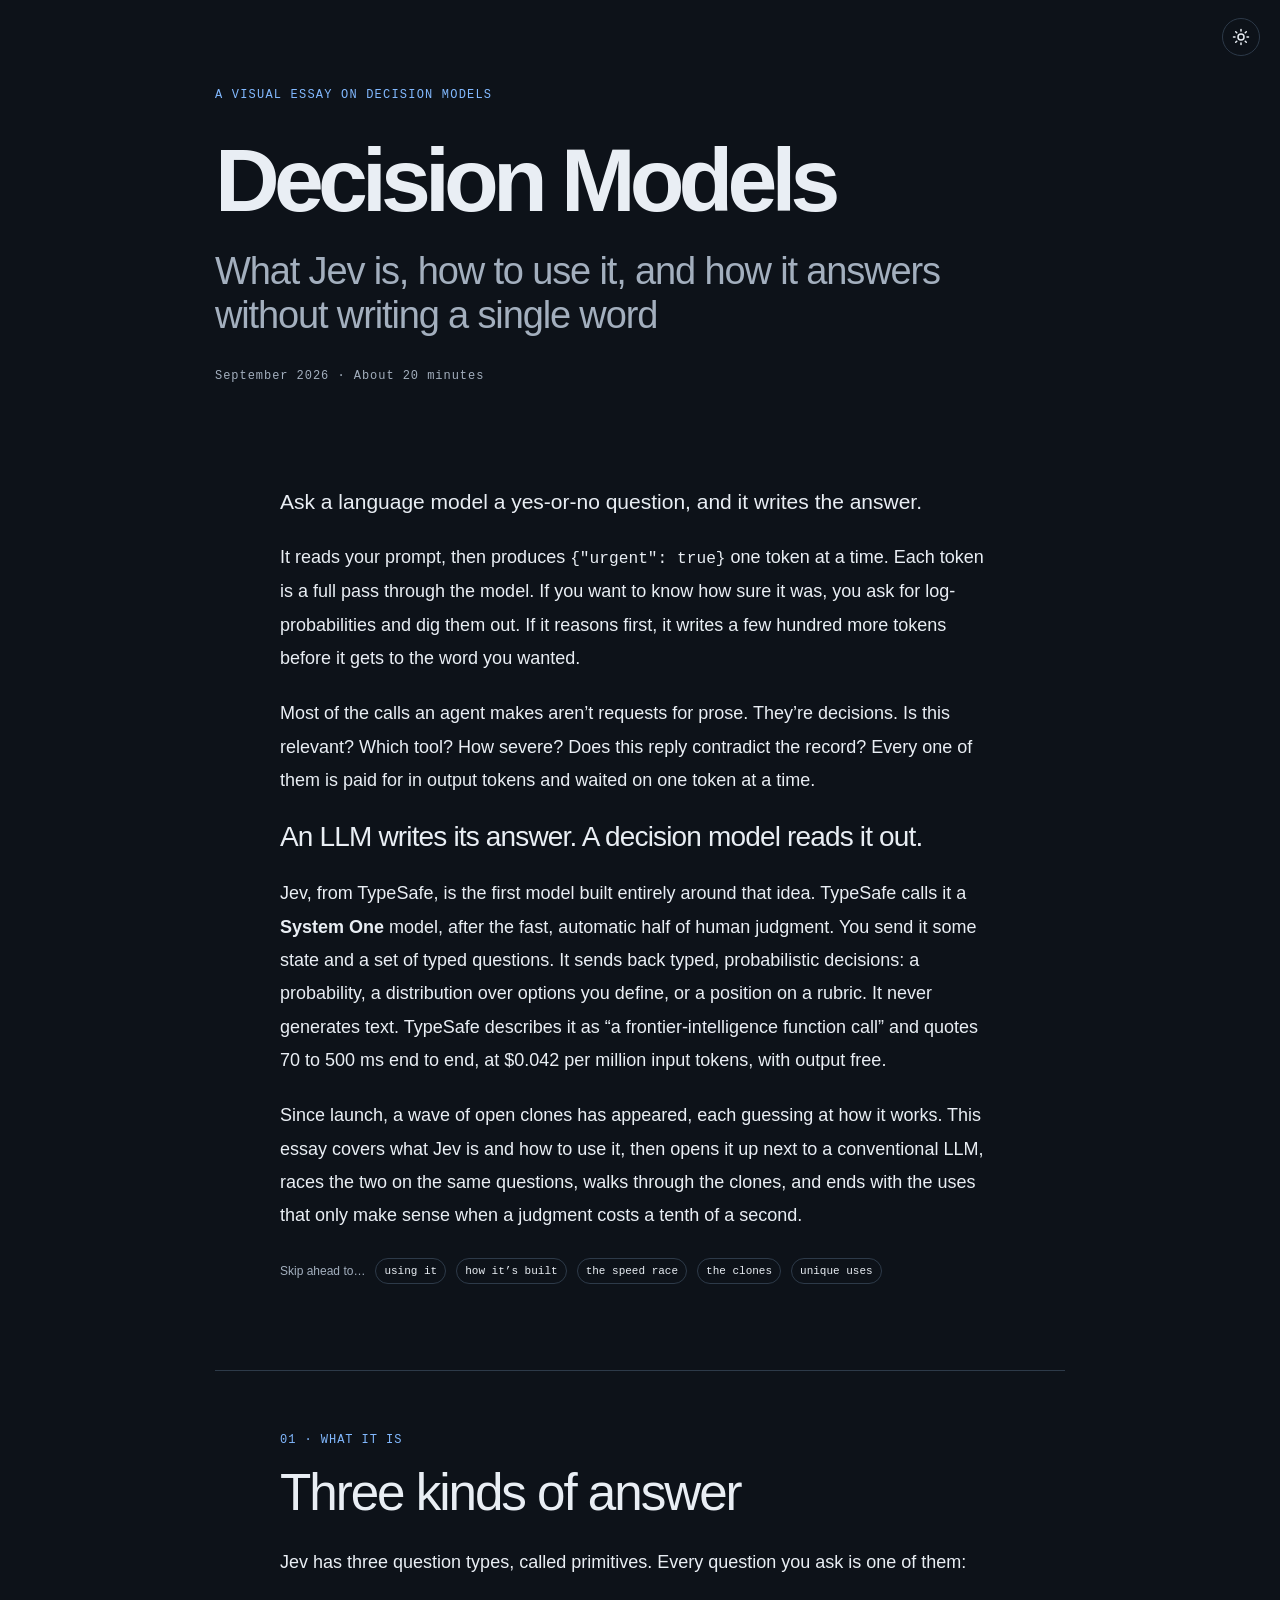
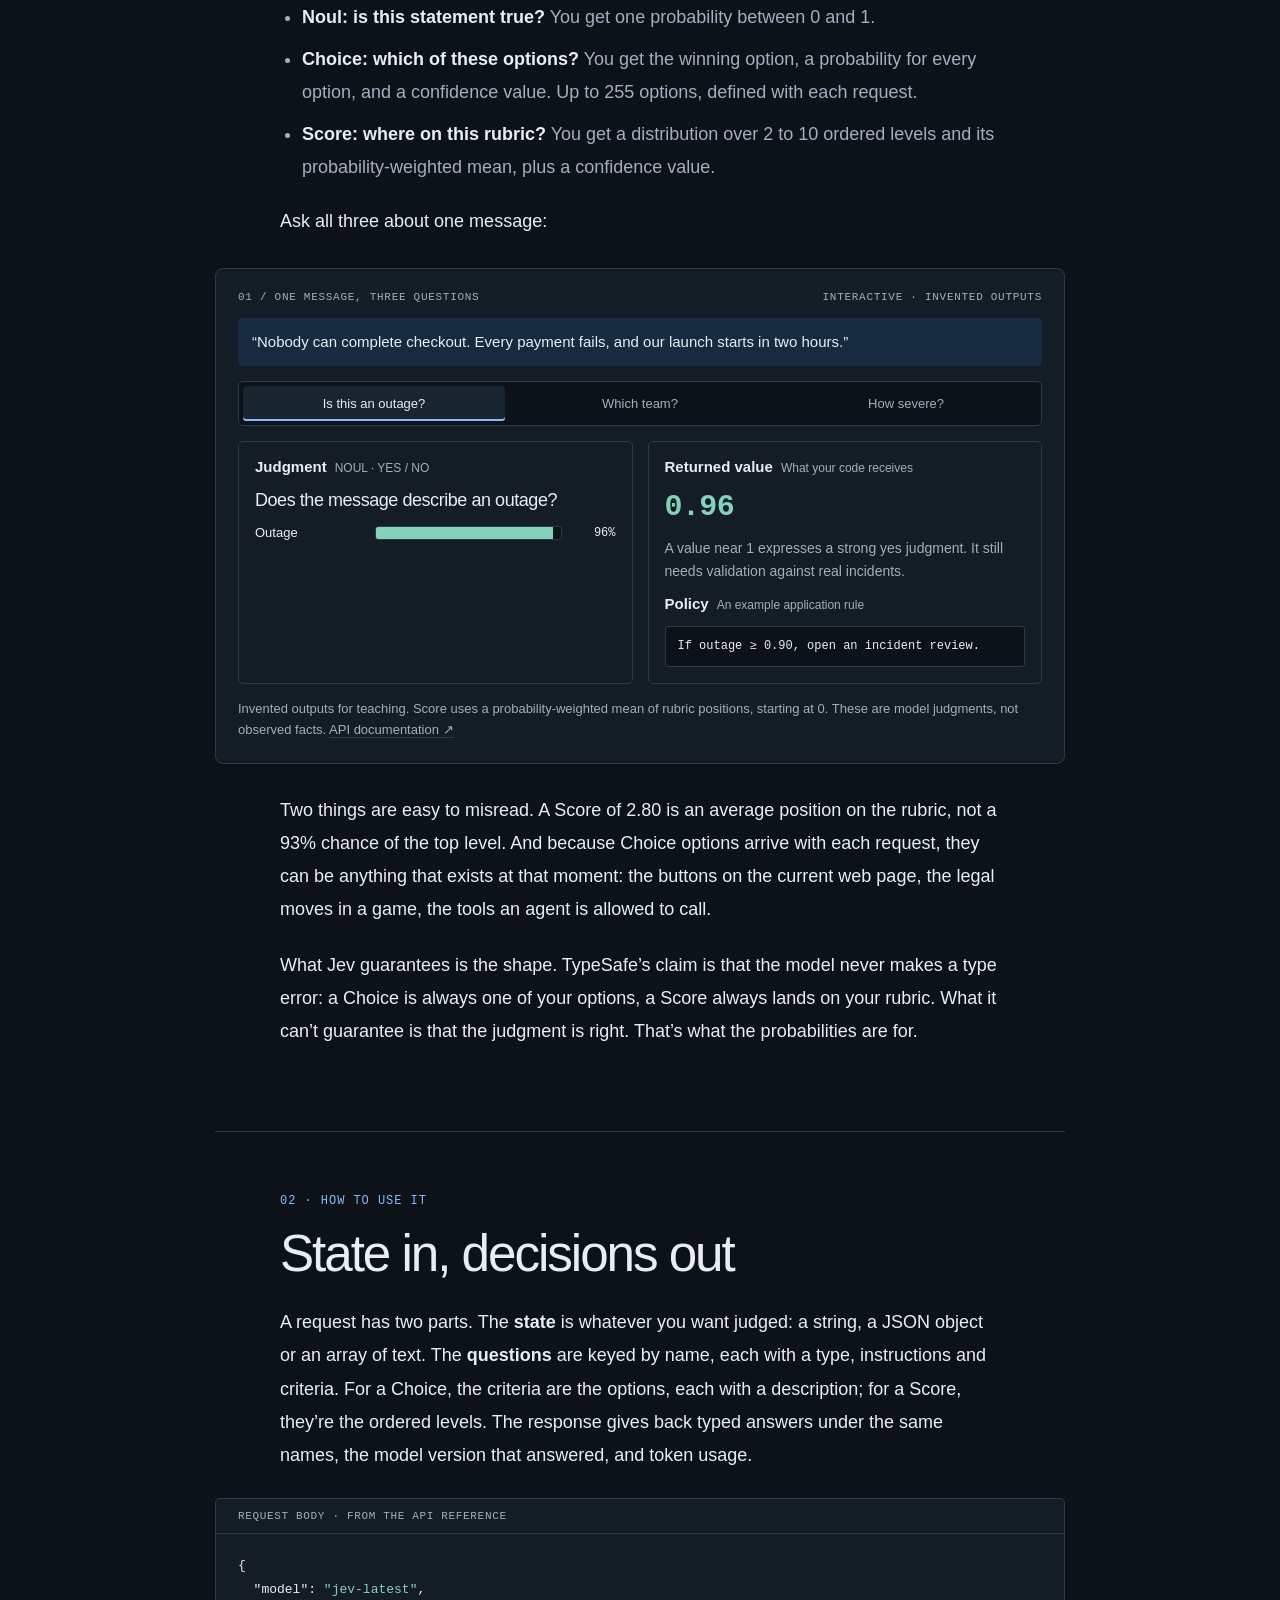
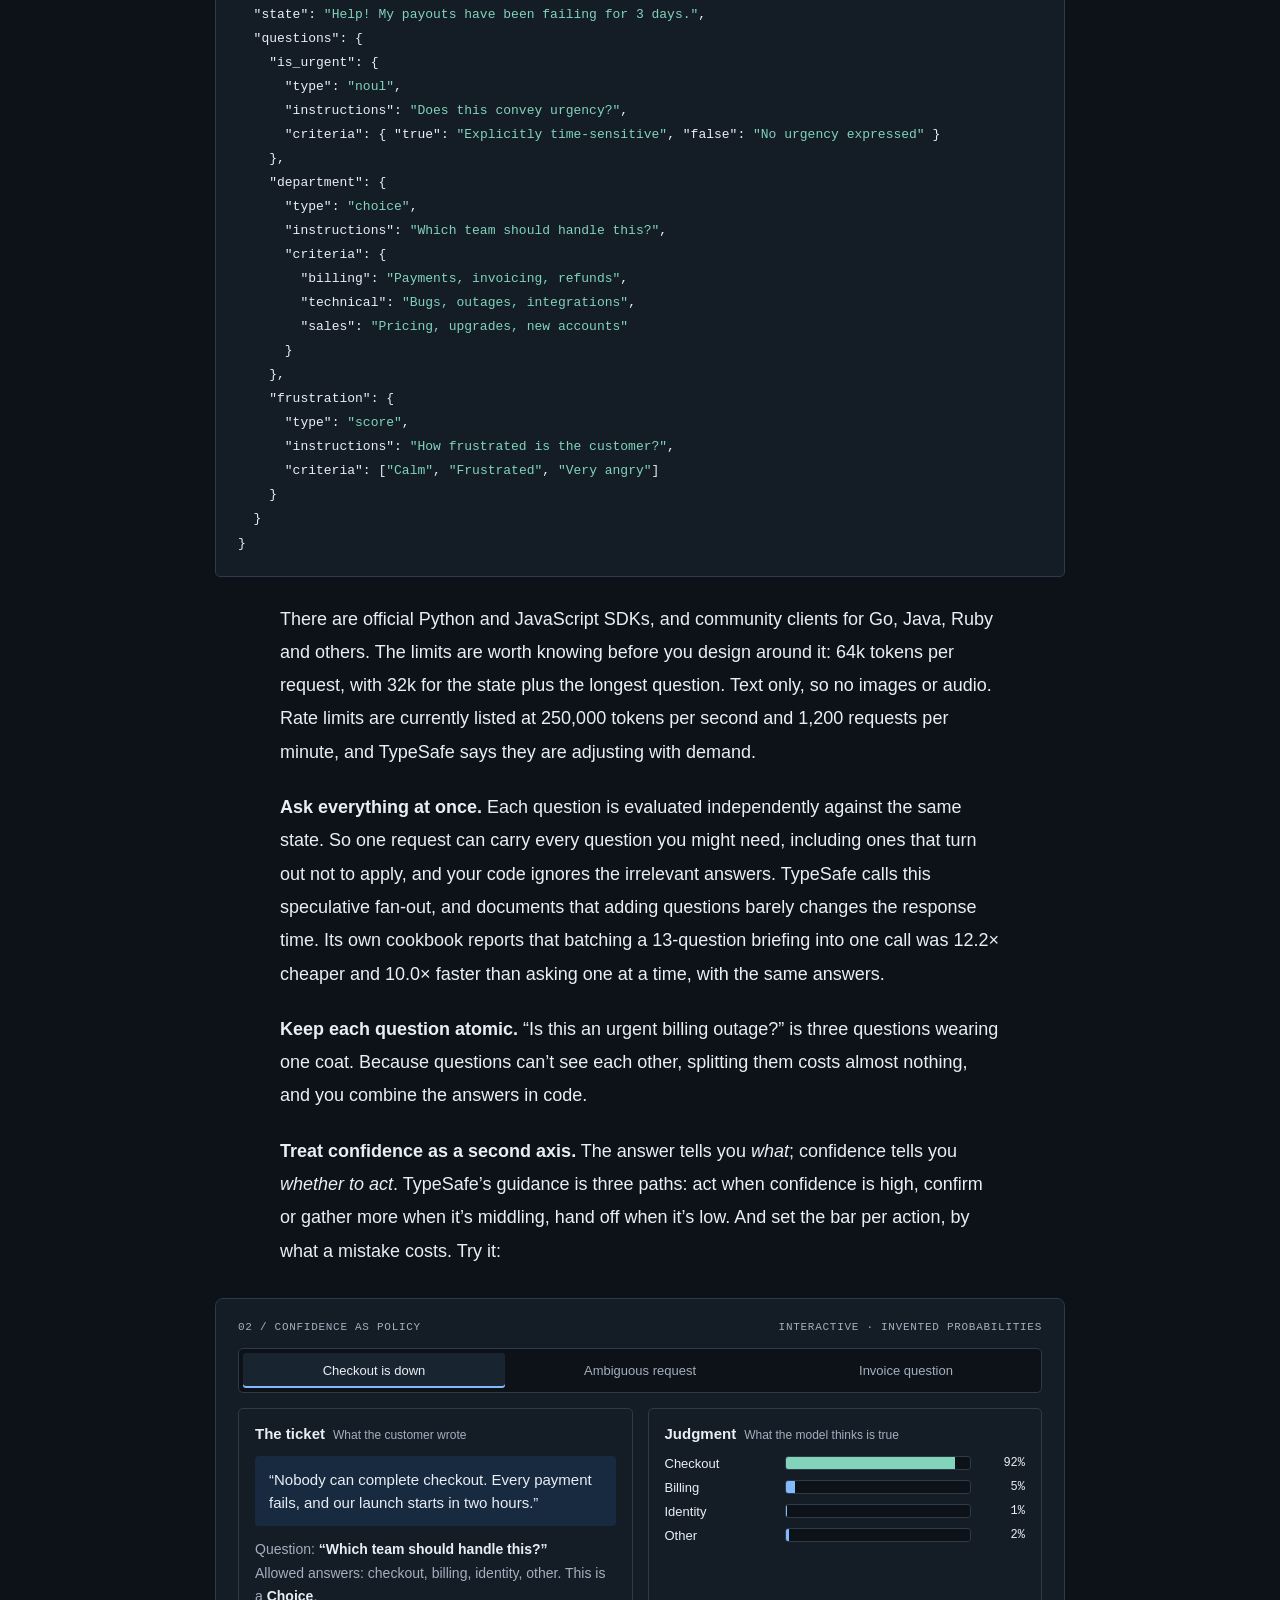
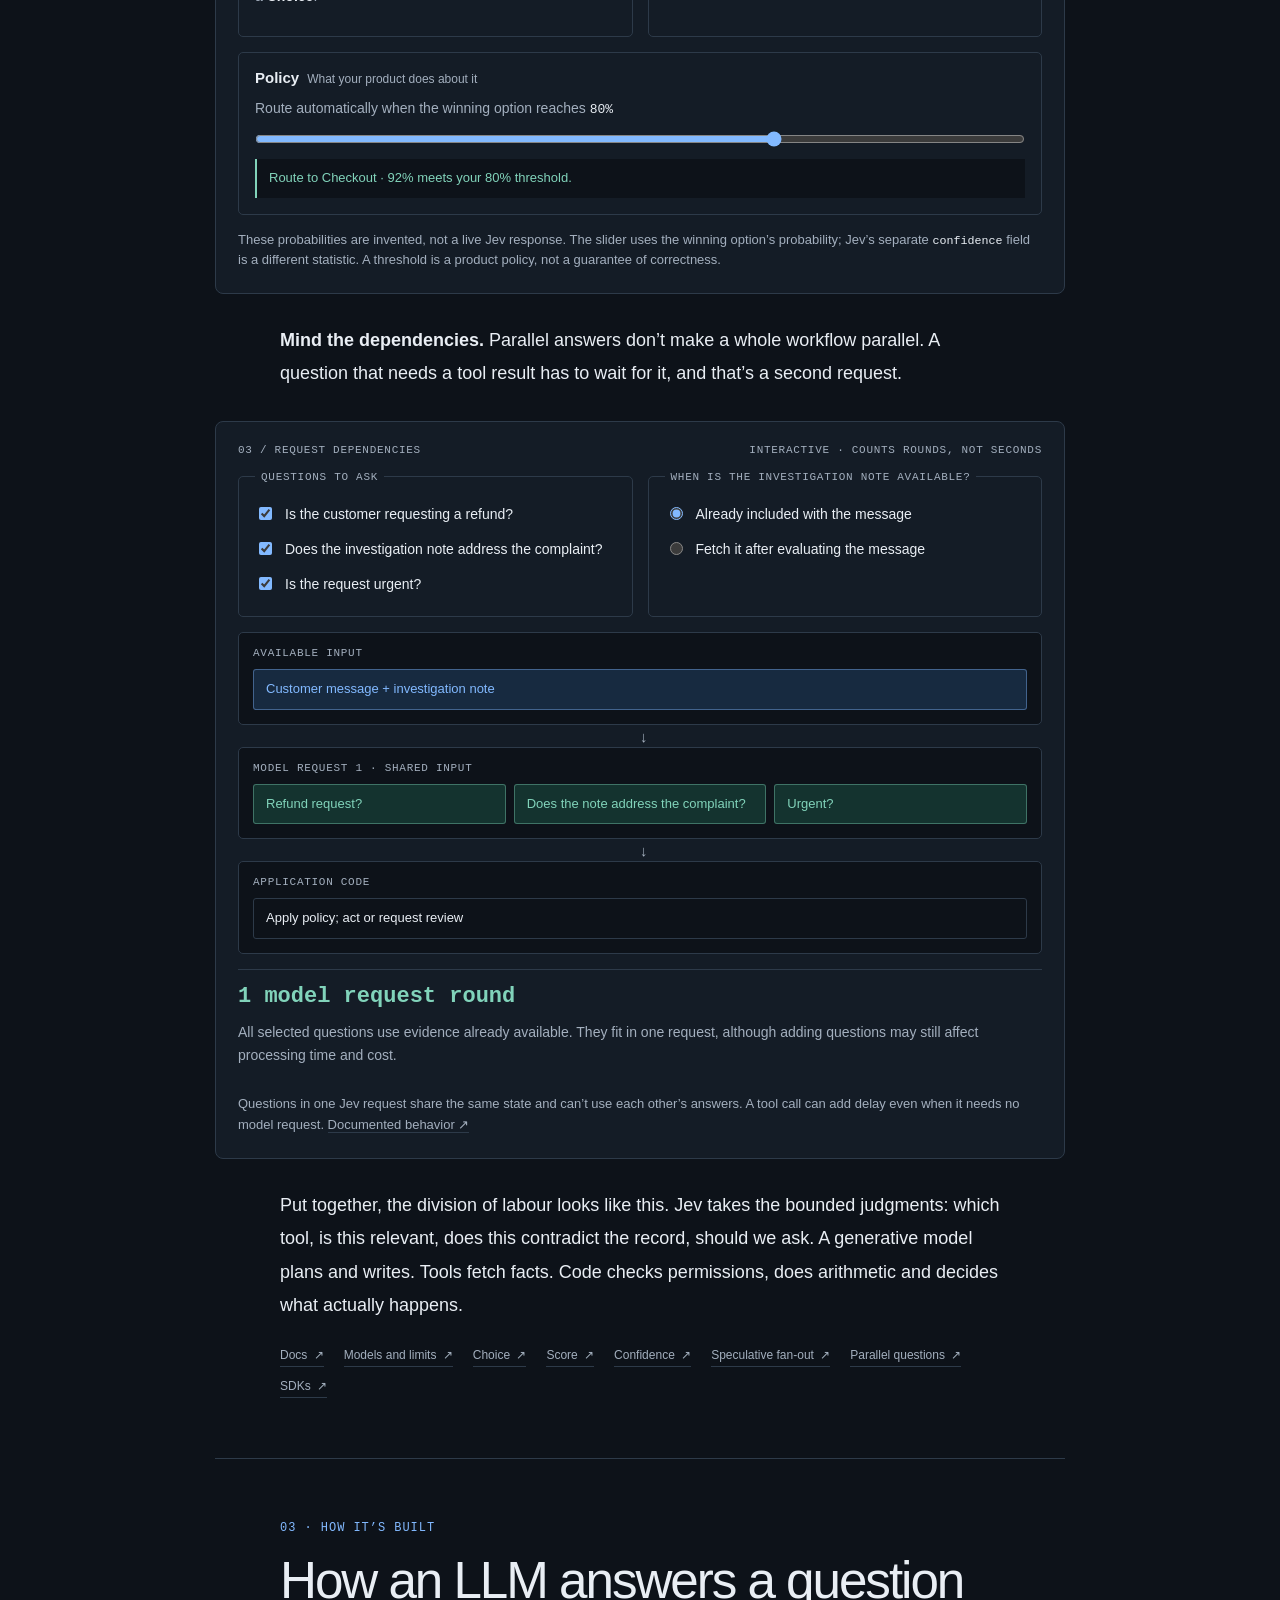
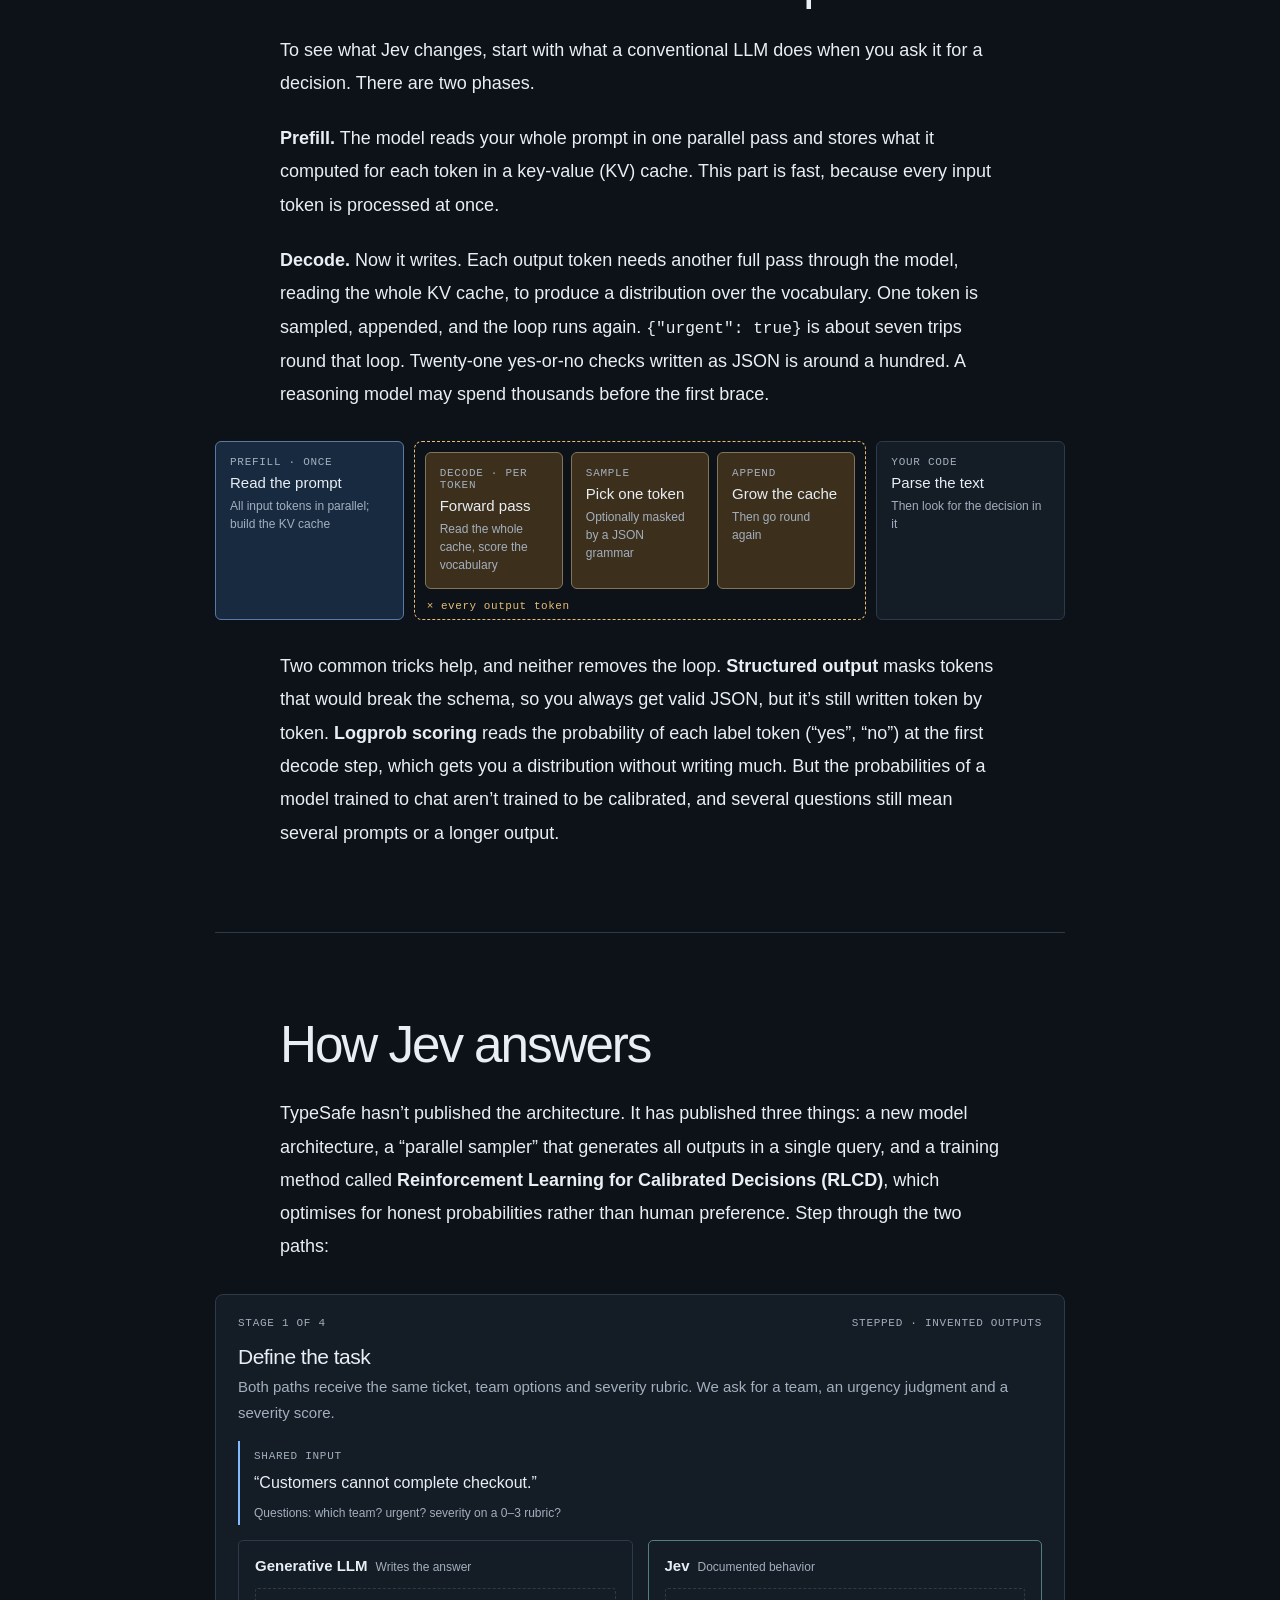
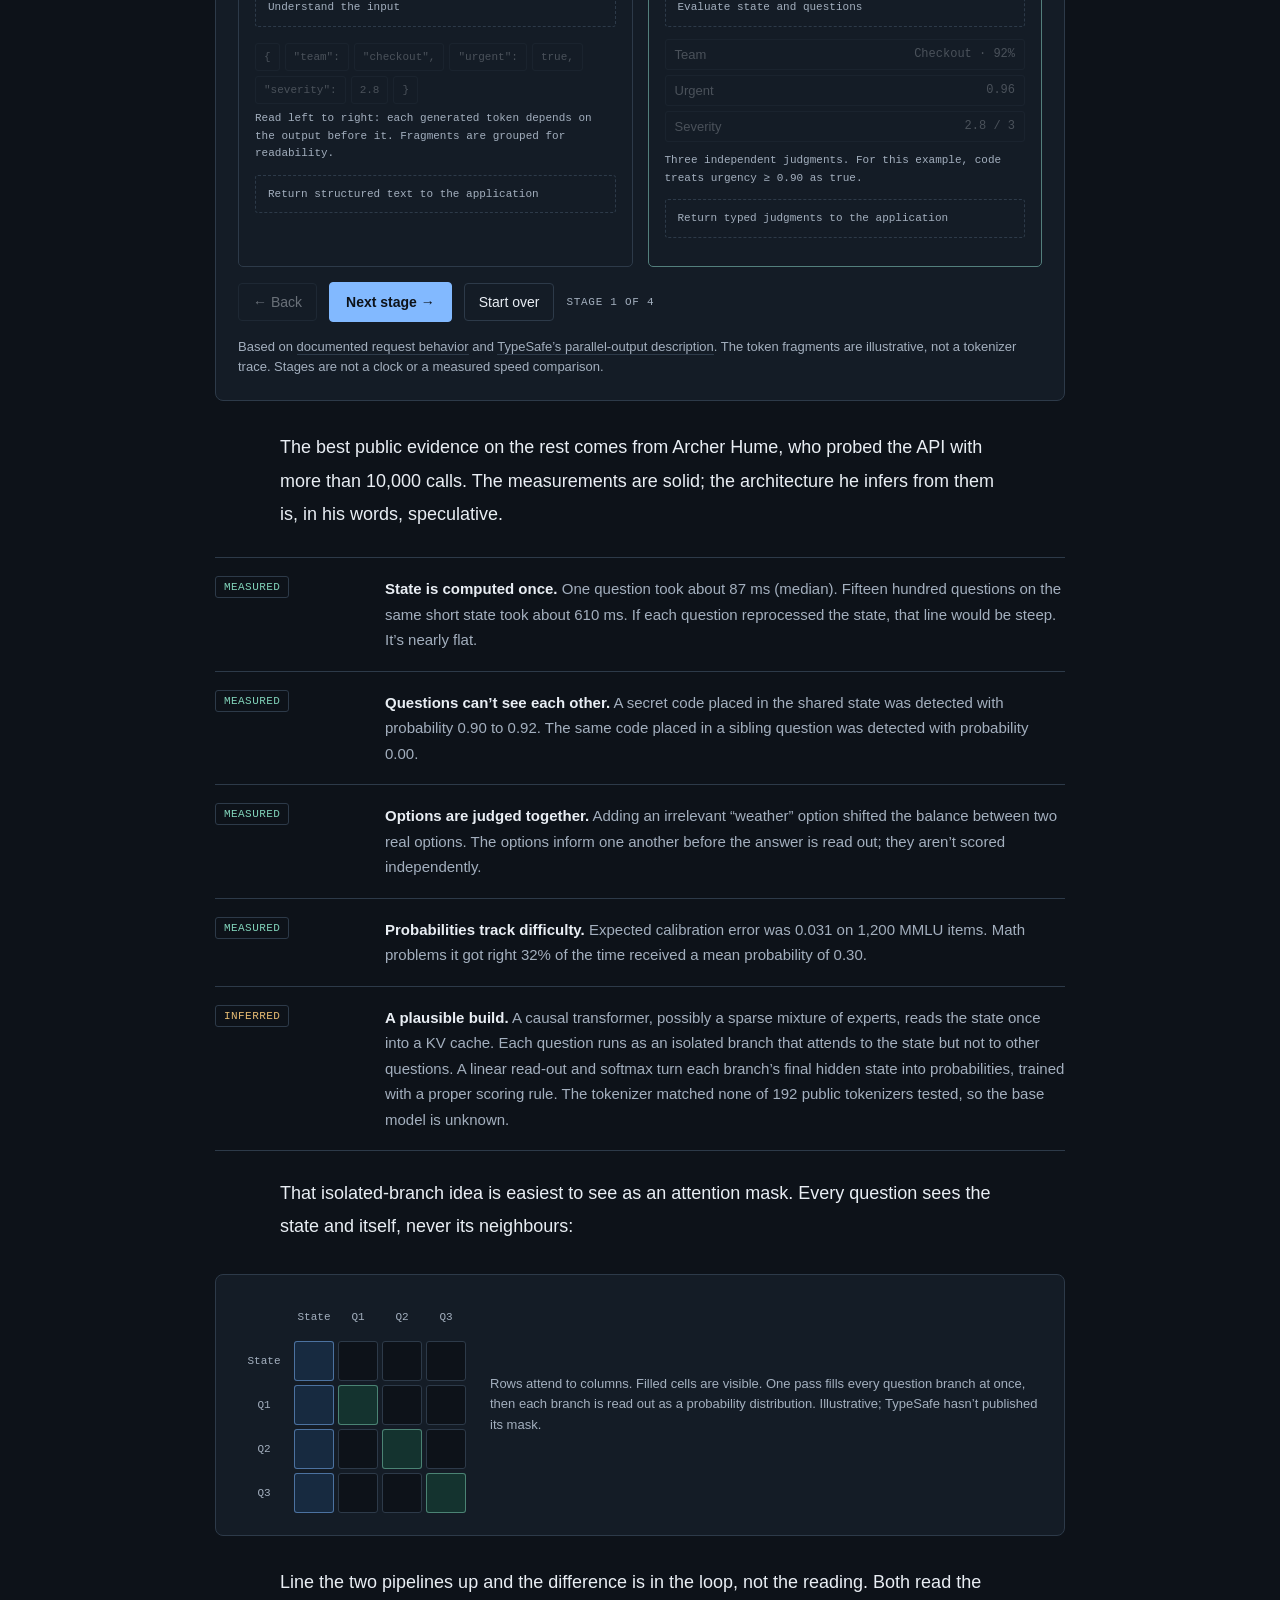
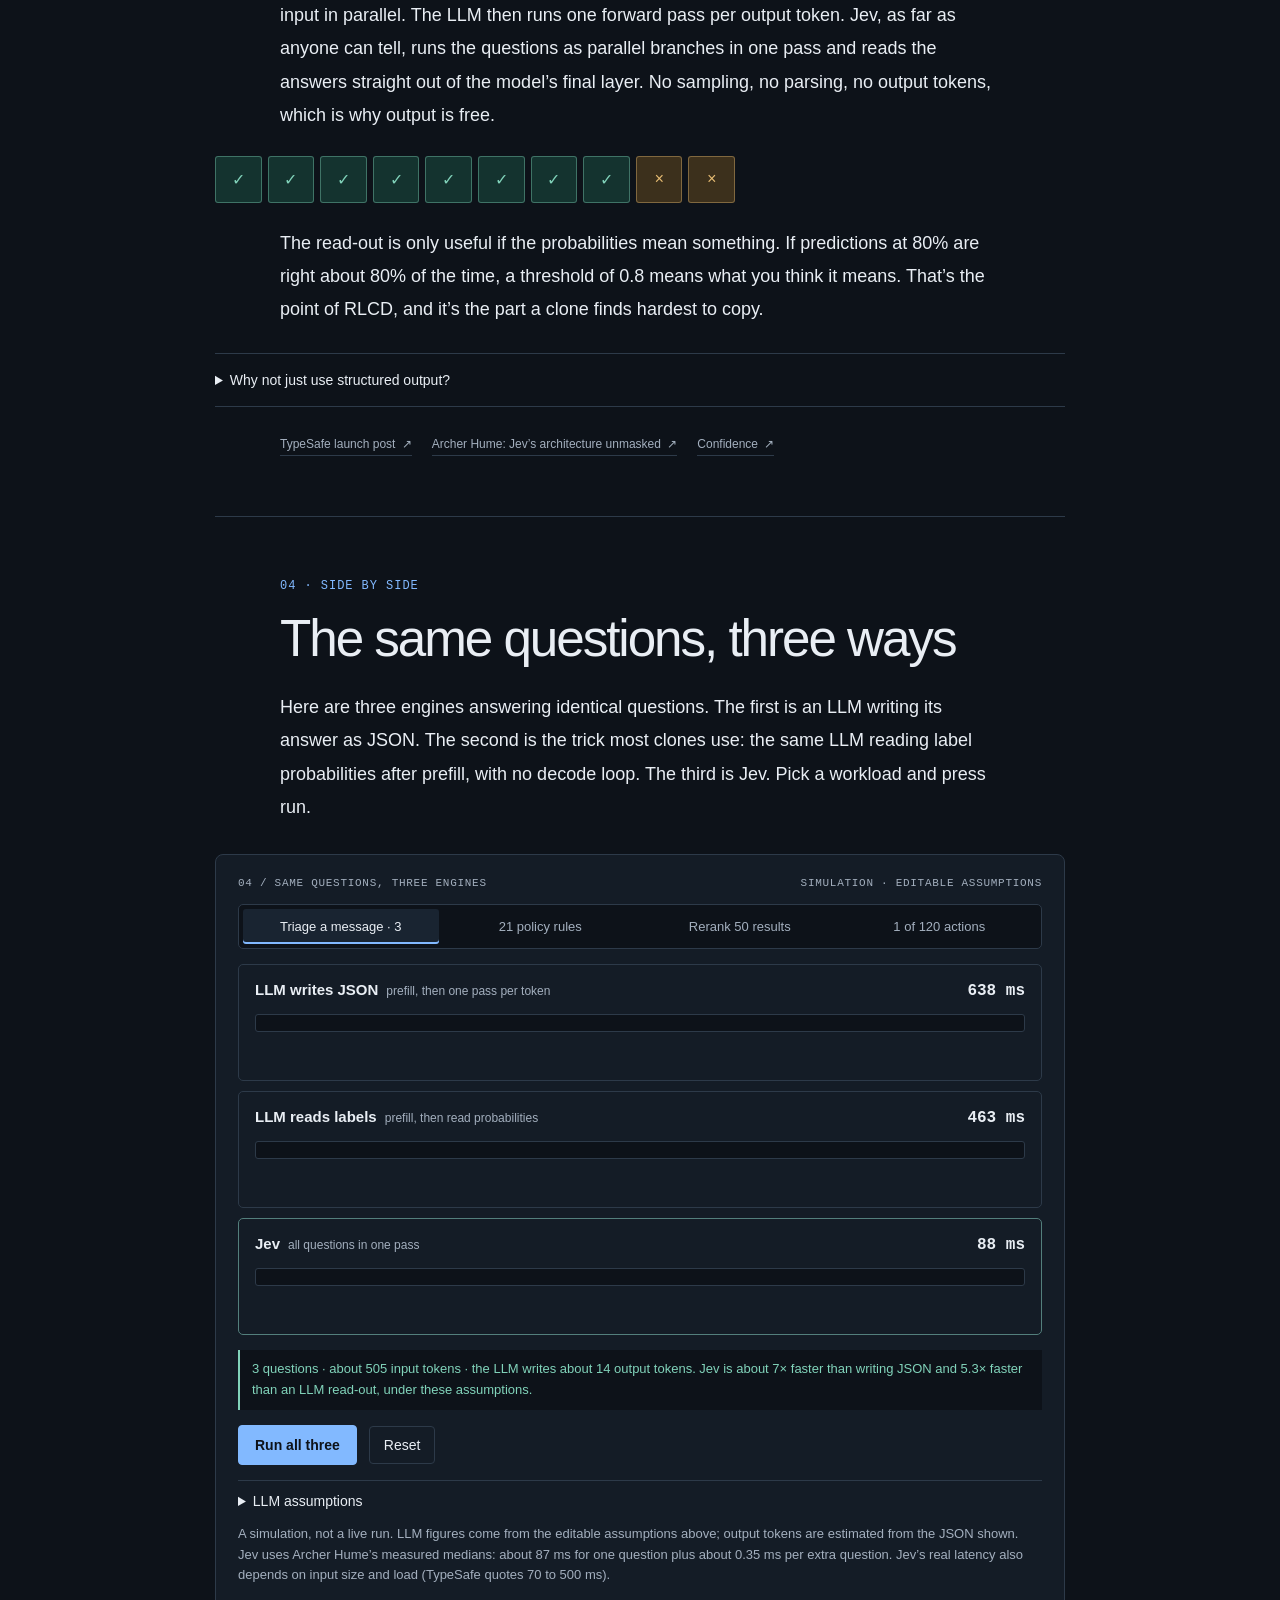
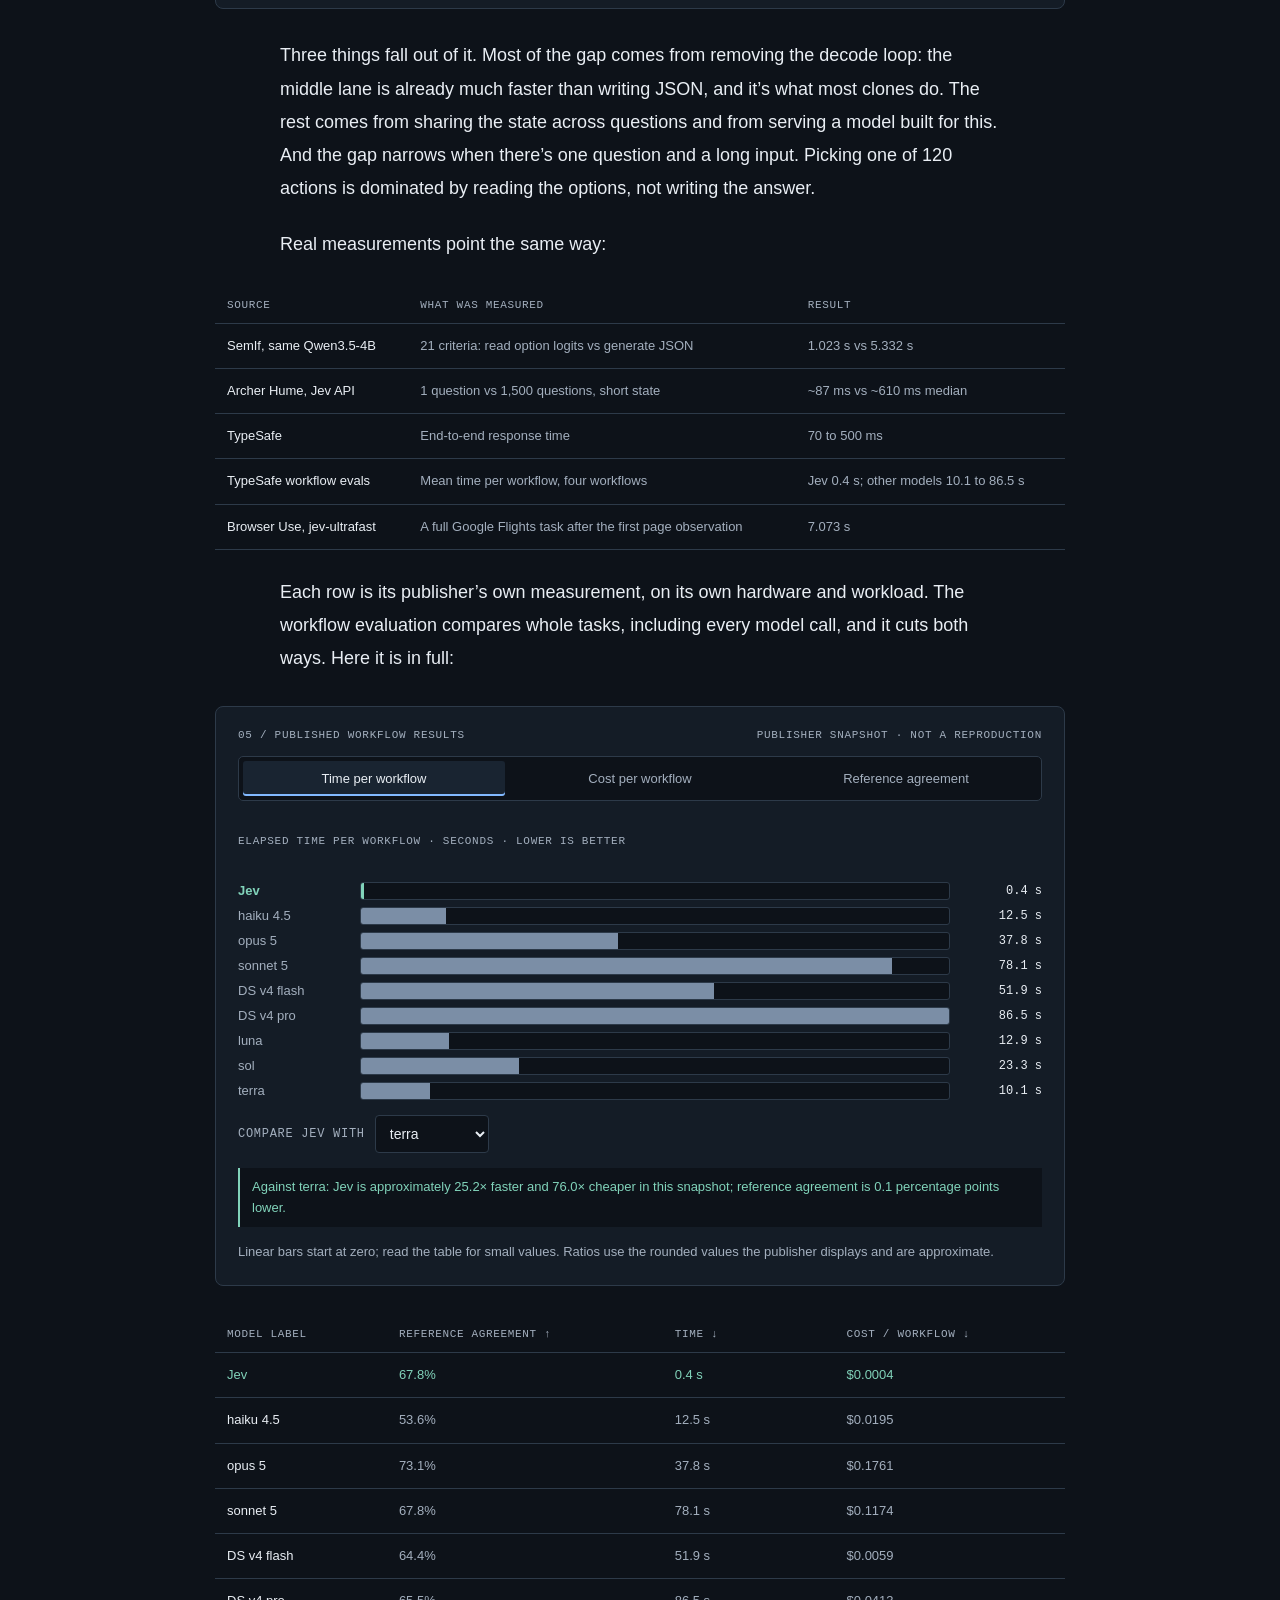
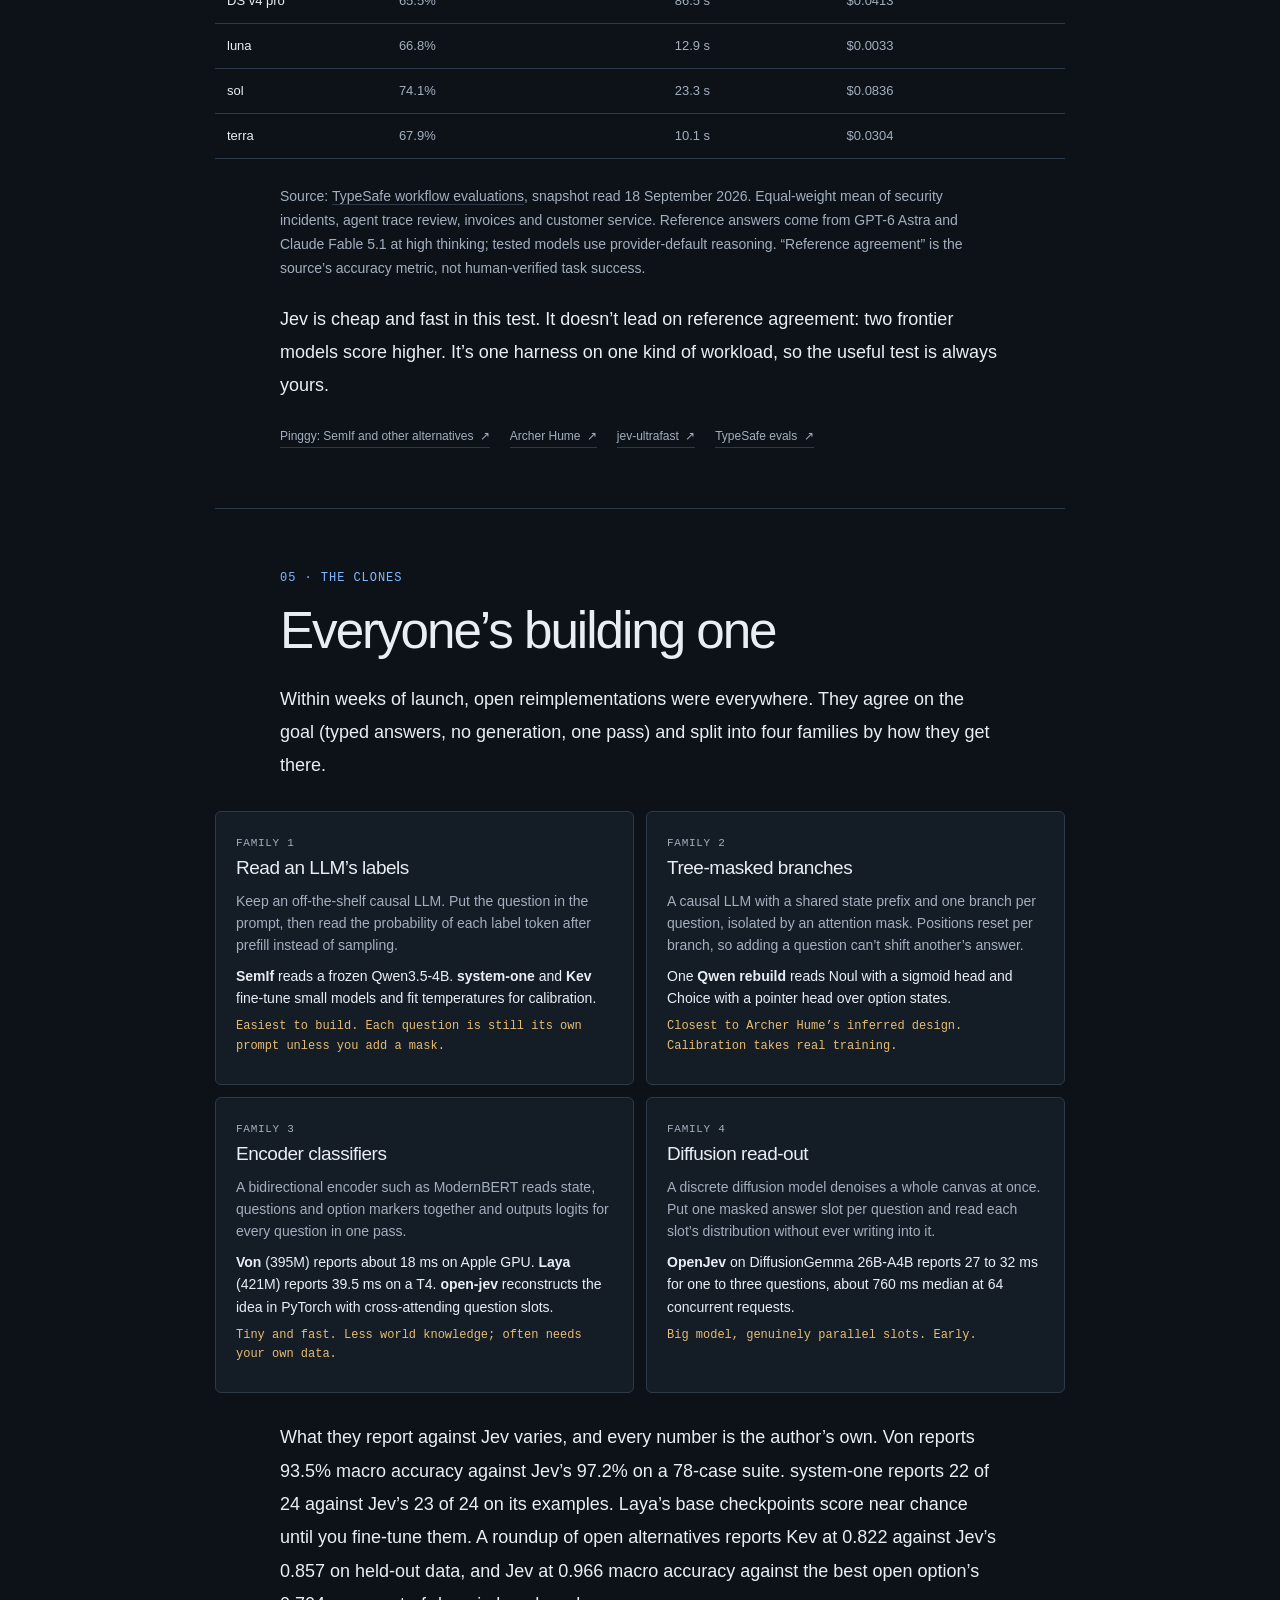
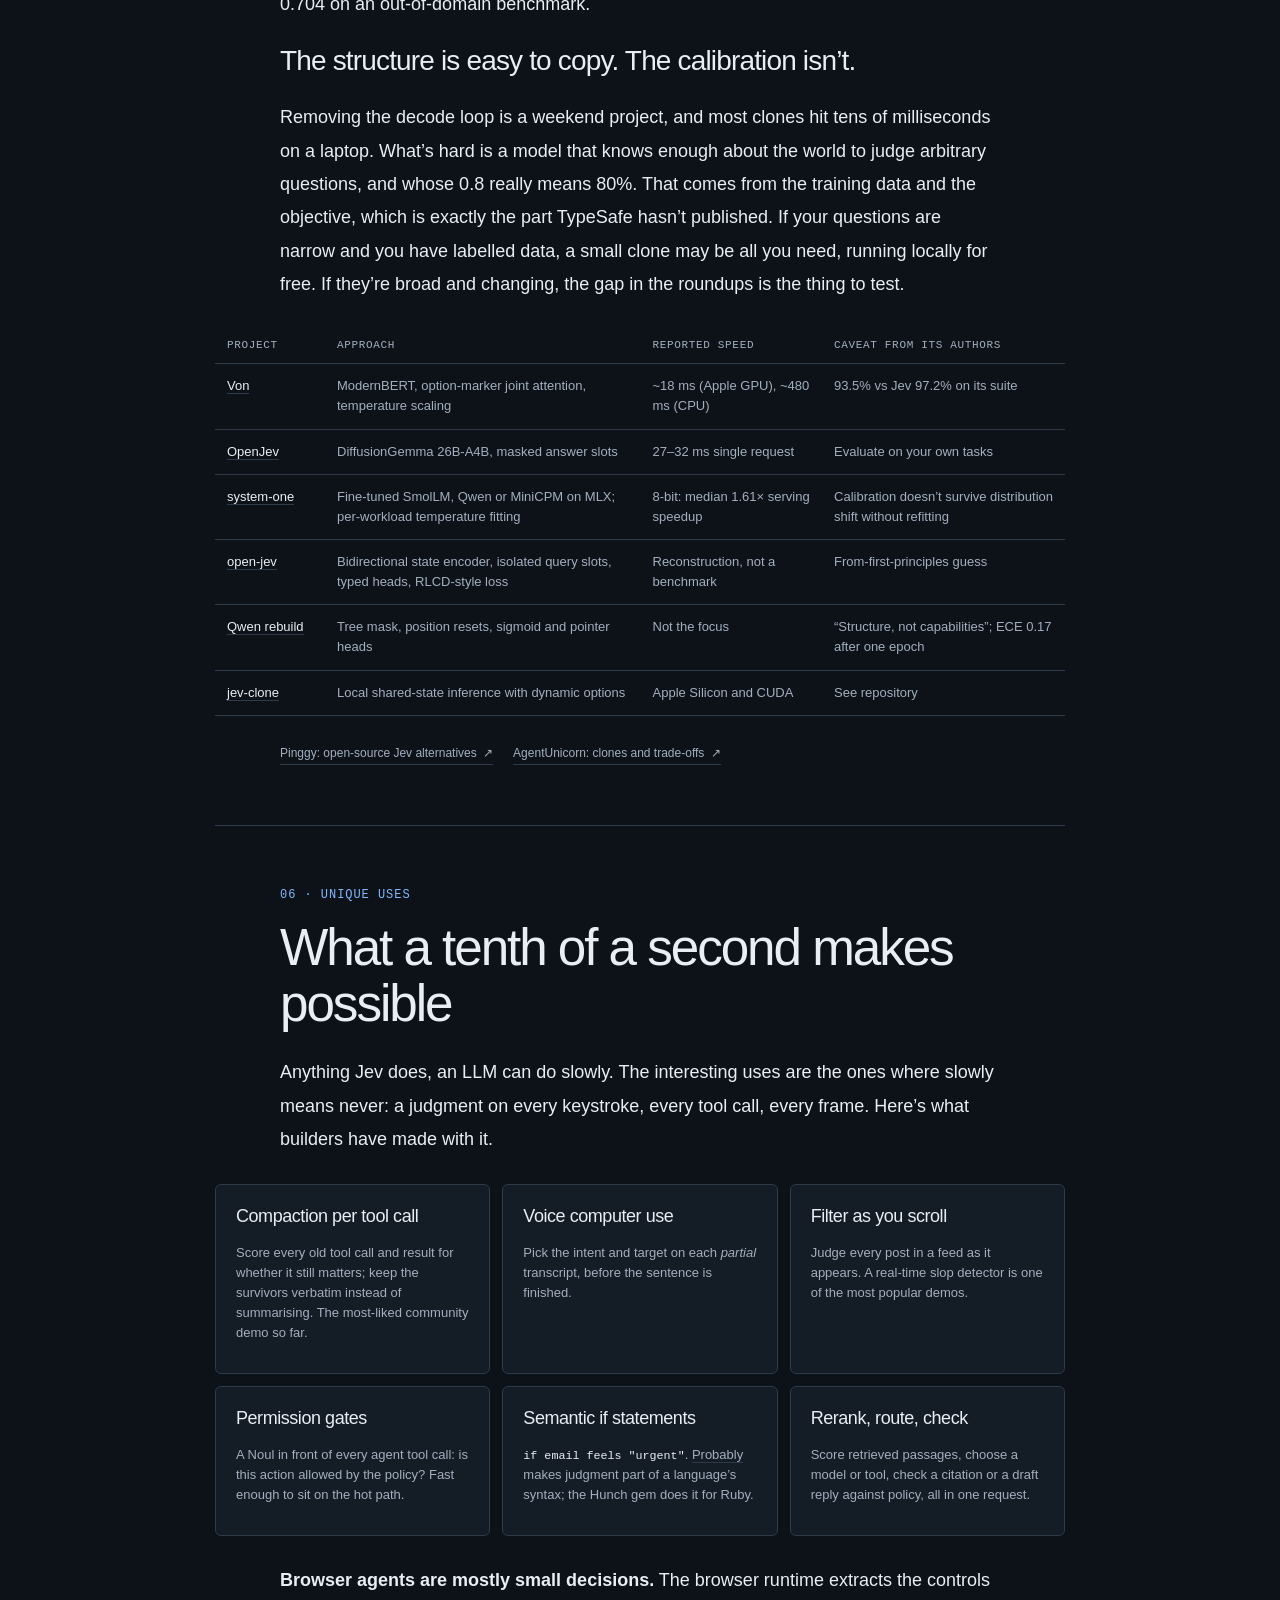
<file: index.html>
<!doctype html>
<html lang="en">
<head>
<meta charset="utf-8">
<meta name="viewport" content="width=device-width,initial-scale=1">
<meta name="description" content="What Jev is, how to use it, how it answers without generating text compared with an LLM, a side-by-side speed race, the open clones, and unique use cases.">
<meta property="og:title" content="Decision Models">
<meta property="og:description" content="An LLM writes its answer. A decision model reads it out. What Jev is, how it works, how the clones copy it, and how fast it really is.">
<meta property="og:url" content="https://sambhav.dev/jev-explained/">
<meta property="og:type" content="article">
<meta name="twitter:card" content="summary">
<meta name="twitter:title" content="Decision Models">
<meta name="twitter:description" content="An LLM writes its answer. A decision model reads it out. What Jev is, how it works, how the clones copy it, and how fast it really is.">
<link rel="canonical" href="https://sambhav.dev/jev-explained/">
<link rel="icon" type="image/svg+xml" href="favicon.svg">
<title>Decision Models · What Jev is, how it works, and how it compares</title>
<script>try{if(localStorage.getItem('jev-explained-theme')==='light')document.documentElement.classList.add('light')}catch(e){}</script>
<link rel="stylesheet" href="essay.css?v=essay-4">
</head>
<body>
<div class="essay">
<a class="skip-link" href="#main">Skip to essay</a>
<div class="theme-control"><button class="theme-button" id="theme-button" type="button" aria-label="Switch to light theme"><svg class="icon-sun" width="18" height="18" viewBox="0 0 24 24" fill="none" stroke="currentColor" stroke-width="2" stroke-linecap="round" stroke-linejoin="round" aria-hidden="true"><circle cx="12" cy="12" r="4"/><path d="M12 2v2M12 20v2M4.93 4.93l1.41 1.41M17.66 17.66l1.41 1.41M2 12h2M20 12h2M6.34 17.66l-1.41 1.41M19.07 4.93l-1.41 1.41"/></svg><svg class="icon-moon" width="18" height="18" viewBox="0 0 24 24" fill="none" stroke="currentColor" stroke-width="2" stroke-linecap="round" stroke-linejoin="round" aria-hidden="true"><path d="M12 3a6 6 0 0 0 9 9 9 9 0 1 1-9-9Z"/></svg></button></div>
<noscript><p class="noscript">JavaScript runs the interactive figures and the calculator. The essay and its sources remain readable without it.</p></noscript>
<div class="essay-grid"><main id="main"><article>

<header class="opening" data-chapter="intro">
<p class="eyebrow">A VISUAL ESSAY ON DECISION MODELS</p>
<h1>Decision Models</h1>
<p class="subtitle">What Jev is, how to use it, and how it answers without writing a single word</p>
<p class="byline">September 2026 · About 20 minutes</p>
</header>

<section class="blog-section" id="intro">
<p class="blog-lead">Ask a language model a yes-or-no question, and it writes the answer.</p>
<p>It reads your prompt, then produces <code>{"urgent": true}</code> one token at a time. Each token is a full pass through the model. If you want to know how sure it was, you ask for log-probabilities and dig them out. If it reasons first, it writes a few hundred more tokens before it gets to the word you wanted.</p>
<p>Most of the calls an agent makes aren’t requests for prose. They’re decisions. Is this relevant? Which tool? How severe? Does this reply contradict the record? Every one of them is paid for in output tokens and waited on one token at a time.</p>
<p class="thesis">An LLM writes its answer. A decision model reads it out.</p>
<p>Jev, from TypeSafe, is the first model built entirely around that idea. TypeSafe calls it a <strong>System One</strong> model, after the fast, automatic half of human judgment. You send it some state and a set of typed questions. It sends back typed, probabilistic decisions: a probability, a distribution over options you define, or a position on a rubric. It never generates text. TypeSafe describes it as “a frontier-intelligence function call” and quotes 70 to 500 ms end to end, at $0.042 per million input tokens, with output free.</p>
<p>Since launch, a wave of open clones has appeared, each guessing at how it works. This essay covers what Jev is and how to use it, then opens it up next to a conventional LLM, races the two on the same questions, walks through the clones, and ends with the uses that only make sense when a judgment costs a tenth of a second.</p>
<nav class="reader-paths" aria-label="Reader paths"><span>Skip ahead to…</span><a class="name-chip" href="#use">using it</a><a class="name-chip" href="#inside">how it’s built</a><a class="name-chip" href="#race">the speed race</a><a class="name-chip" href="#clones">the clones</a><a class="name-chip" href="#uses">unique uses</a></nav>
</section>

<section class="blog-section" id="answers">
<p class="chapter-kicker">01 · WHAT IT IS</p>
<h2>Three kinds of answer</h2>
<p>Jev has three question types, called primitives. Every question you ask is one of them:</p>
<ul>
<li><strong>Noul: is this statement true?</strong> You get one probability between 0 and 1.</li>
<li><strong>Choice: which of these options?</strong> You get the winning option, a probability for every option, and a confidence value. Up to 255 options, defined with each request.</li>
<li><strong>Score: where on this rubric?</strong> You get a distribution over 2 to 10 ordered levels and its probability-weighted mean, plus a confidence value.</li>
</ul>
<p>Ask all three about one message:</p>
<figure class="lab" id="answer-lab">
<div class="figure-top"><span class="micro">01 / One message, three questions</span><span class="micro">Interactive · invented outputs</span></div>
<blockquote>“Nobody can complete checkout. Every payment fails, and our launch starts in two hours.”</blockquote>
<div class="segmented" role="group" aria-label="Question type">
<button type="button" data-answer="noul" aria-pressed="true">Is this an outage?</button>
<button type="button" data-answer="choice" aria-pressed="false">Which team?</button>
<button type="button" data-answer="score" aria-pressed="false">How severe?</button>
</div>
<div class="split">
<div class="lane">
<div class="lane-heading"><strong>Judgment</strong><span id="answer-type">NOUL · YES / NO</span></div>
<h3 id="answer-question">Does the message describe an outage?</h3>
<div id="answer-chart" class="probabilities"></div>
</div>
<div class="lane" aria-live="polite">
<div class="lane-heading"><strong>Returned value</strong><span>What your code receives</span></div>
<output id="answer-value" class="big-value"></output>
<p id="answer-explanation" class="lab-note"></p>
<div class="lane-heading"><strong>Policy</strong><span>An example application rule</span></div>
<code id="answer-rule" class="lane-call"></code>
</div>
</div>
<figcaption>Invented outputs for teaching. Score uses a probability-weighted mean of rubric positions, starting at 0. These are model judgments, not observed facts. <a href="https://docs.typesafe.ai/">API documentation ↗</a></figcaption>
</figure>
<p>Two things are easy to misread. A Score of 2.80 is an average position on the rubric, not a 93% chance of the top level. And because Choice options arrive with each request, they can be anything that exists at that moment: the buttons on the current web page, the legal moves in a game, the tools an agent is allowed to call.</p>
<p>What Jev guarantees is the shape. TypeSafe’s claim is that the model never makes a type error: a Choice is always one of your options, a Score always lands on your rubric. What it can’t guarantee is that the judgment is right. That’s what the probabilities are for.</p>
</section>

<section class="blog-section" id="use">
<p class="chapter-kicker">02 · HOW TO USE IT</p>
<h2>State in, decisions out</h2>
<p>A request has two parts. The <strong>state</strong> is whatever you want judged: a string, a JSON object or an array of text. The <strong>questions</strong> are keyed by name, each with a type, instructions and criteria. For a Choice, the criteria are the options, each with a description; for a Score, they’re the ordered levels. The response gives back typed answers under the same names, the model version that answered, and token usage.</p>
<div class="code-wrap"><div class="code-label">Request body · from the API reference</div><pre>{
  "model": "jev-latest",
  "state": "Help! My payouts have been failing for 3 days.",
  "questions": {
    "is_urgent": {
      "type": "noul",
      "instructions": "Does this convey urgency?",
      "criteria": { "true": "Explicitly time-sensitive", "false": "No urgency expressed" }
    },
    "department": {
      "type": "choice",
      "instructions": "Which team should handle this?",
      "criteria": {
        "billing": "Payments, invoicing, refunds",
        "technical": "Bugs, outages, integrations",
        "sales": "Pricing, upgrades, new accounts"
      }
    },
    "frustration": {
      "type": "score",
      "instructions": "How frustrated is the customer?",
      "criteria": ["Calm", "Frustrated", "Very angry"]
    }
  }
}</pre></div>
<p>There are official Python and JavaScript SDKs, and community clients for Go, Java, Ruby and others. The limits are worth knowing before you design around it: 64k tokens per request, with 32k for the state plus the longest question. Text only, so no images or audio. Rate limits are currently listed at 250,000 tokens per second and 1,200 requests per minute, and TypeSafe says they are adjusting with demand.</p>
<p><strong>Ask everything at once.</strong> Each question is evaluated independently against the same state. So one request can carry every question you might need, including ones that turn out not to apply, and your code ignores the irrelevant answers. TypeSafe calls this speculative fan-out, and documents that adding questions barely changes the response time. Its own cookbook reports that batching a 13-question briefing into one call was 12.2× cheaper and 10.0× faster than asking one at a time, with the same answers.</p>
<p><strong>Keep each question atomic.</strong> “Is this an urgent billing outage?” is three questions wearing one coat. Because questions can’t see each other, splitting them costs almost nothing, and you combine the answers in code.</p>
<p><strong>Treat confidence as a second axis.</strong> The answer tells you <em>what</em>; confidence tells you <em>whether to act</em>. TypeSafe’s guidance is three paths: act when confidence is high, confirm or gather more when it’s middling, hand off when it’s low. And set the bar per action, by what a mistake costs. Try it:</p>
<figure class="lab" id="ticket-lab">
<div class="figure-top"><span class="micro">02 / Confidence as policy</span><span class="micro">Interactive · invented probabilities</span></div>
<div class="segmented" role="group" aria-label="Example message">
<button type="button" data-ticket="outage" aria-pressed="true">Checkout is down</button>
<button type="button" data-ticket="ambiguous" aria-pressed="false">Ambiguous request</button>
<button type="button" data-ticket="billing" aria-pressed="false">Invoice question</button>
</div>
<div class="split">
<div class="lane">
<div class="lane-heading"><strong>The ticket</strong><span>What the customer wrote</span></div>
<blockquote id="ticket-text"></blockquote>
<p class="lab-note">Question: <strong>“Which team should handle this?”</strong><br>Allowed answers: checkout, billing, identity, other. This is a <strong>Choice</strong>.</p>
</div>
<div class="lane">
<div class="lane-heading"><strong>Judgment</strong><span>What the model thinks is true</span></div>
<div id="ticket-bars" class="probabilities"></div>
</div>
</div>
<div class="lane policy">
<div class="lane-heading"><strong>Policy</strong><span>What your product does about it</span></div>
<label for="ticket-threshold">Route automatically when the winning option reaches <output id="ticket-threshold-value">80%</output></label>
<input id="ticket-threshold" type="range" min="40" max="99" value="80">
<p id="ticket-action" class="lane-result" aria-live="polite"></p>
</div>
<figcaption>These probabilities are invented, not a live Jev response. The slider uses the winning option’s probability; Jev’s separate <code>confidence</code> field is a different statistic. A threshold is a product policy, not a guarantee of correctness.</figcaption>
</figure>
<p><strong>Mind the dependencies.</strong> Parallel answers don’t make a whole workflow parallel. A question that needs a tool result has to wait for it, and that’s a second request.</p>
<figure class="lab" id="dependency-lab">
<div class="figure-top"><span class="micro">03 / Request dependencies</span><span class="micro">Interactive · counts rounds, not seconds</span></div>
<div class="split">
<fieldset class="check-list"><legend class="micro">Questions to ask</legend>
<label><input type="checkbox" data-check="intent" checked> Is the customer requesting a refund?</label>
<label><input type="checkbox" data-check="duplicate" checked> Does the investigation note address the complaint?</label>
<label><input type="checkbox" data-check="urgency" checked> Is the request urgent?</label>
</fieldset>
<fieldset class="check-list"><legend class="micro">When is the investigation note available?</legend>
<label><input type="radio" name="record-source" value="ready" checked> Already included with the message</label>
<label><input type="radio" name="record-source" value="fetch"> Fetch it after evaluating the message</label>
</fieldset>
</div>
<div class="workflow-board" id="dependency-board" aria-label="Agent execution diagram"></div>
<div class="workflow-result" aria-live="polite"><output id="dependency-count"></output><p id="dependency-explanation" class="lab-note"></p></div>
<figcaption>Questions in one Jev request share the same state and can’t use each other’s answers. A tool call can add delay even when it needs no model request. <a href="https://docs.typesafe.ai/">Documented behavior ↗</a></figcaption>
</figure>
<p>Put together, the division of labour looks like this. Jev takes the bounded judgments: which tool, is this relevant, does this contradict the record, should we ask. A generative model plans and writes. Tools fetch facts. Code checks permissions, does arithmetic and decides what actually happens.</p>
<div class="citations"><a href="https://docs.typesafe.ai/">Docs <span aria-hidden="true">↗</span></a><a href="https://docs.typesafe.ai/models">Models and limits <span aria-hidden="true">↗</span></a><a href="https://docs.typesafe.ai/primitives/choice">Choice <span aria-hidden="true">↗</span></a><a href="https://docs.typesafe.ai/primitives/score">Score <span aria-hidden="true">↗</span></a><a href="https://docs.typesafe.ai/confidence">Confidence <span aria-hidden="true">↗</span></a><a href="https://docs.typesafe.ai/patterns/fan-out">Speculative fan-out <span aria-hidden="true">↗</span></a><a href="https://docs.typesafe.ai/cookbooks/parallel_questions">Parallel questions <span aria-hidden="true">↗</span></a><a href="https://docs.typesafe.ai/sdk">SDKs <span aria-hidden="true">↗</span></a></div>
</section>

<section class="blog-section" id="llm">
<p class="chapter-kicker">03 · HOW IT’S BUILT</p>
<h2>How an LLM answers a question</h2>
<p>To see what Jev changes, start with what a conventional LLM does when you ask it for a decision. There are two phases.</p>
<p><strong>Prefill.</strong> The model reads your whole prompt in one parallel pass and stores what it computed for each token in a key-value (KV) cache. This part is fast, because every input token is processed at once.</p>
<p><strong>Decode.</strong> Now it writes. Each output token needs another full pass through the model, reading the whole KV cache, to produce a distribution over the vocabulary. One token is sampled, appended, and the loop runs again. <code>{"urgent": true}</code> is about seven trips round that loop. Twenty-one yes-or-no checks written as JSON is around a hundred. A reasoning model may spend thousands before the first brace.</p>
<div class="pipeline" aria-label="Conventional LLM pipeline">
<div class="pipe-step blue"><span class="micro">Prefill · once</span><b>Read the prompt</b><small>All input tokens in parallel; build the KV cache</small></div>
<div class="pipe-loop"><div class="pipe-step amber"><span class="micro">Decode · per token</span><b>Forward pass</b><small>Read the whole cache, score the vocabulary</small></div><div class="pipe-step amber"><span class="micro">Sample</span><b>Pick one token</b><small>Optionally masked by a JSON grammar</small></div><div class="pipe-step amber"><span class="micro">Append</span><b>Grow the cache</b><small>Then go round again</small></div><span class="loop-label">× every output token</span></div>
<div class="pipe-step"><span class="micro">Your code</span><b>Parse the text</b><small>Then look for the decision in it</small></div>
</div>
<p>Two common tricks help, and neither removes the loop. <strong>Structured output</strong> masks tokens that would break the schema, so you always get valid JSON, but it’s still written token by token. <strong>Logprob scoring</strong> reads the probability of each label token (“yes”, “no”) at the first decode step, which gets you a distribution without writing much. But the probabilities of a model trained to chat aren’t trained to be calibrated, and several questions still mean several prompts or a longer output.</p>
</section>

<section class="blog-section" id="inside">
<h2>How Jev answers</h2>
<p>TypeSafe hasn’t published the architecture. It has published three things: a new model architecture, a “parallel sampler” that generates all outputs in a single query, and a training method called <strong>Reinforcement Learning for Calibrated Decisions (RLCD)</strong>, which optimises for honest probabilities rather than human preference. Step through the two paths:</p>
<figure class="lab" id="architecture-lab">
<div class="figure-top"><span class="micro" id="arch-count"></span><span class="micro">Stepped · invented outputs</span></div>
<div class="explain-box" aria-live="polite"><h3 id="arch-title"></h3><p id="arch-copy"></p></div>
<div class="arch-input"><span class="micro">Shared input</span><p>“Customers cannot complete checkout.”</p><small>Questions: which team? urgent? severity on a 0–3 rubric?</small></div>
<div class="split arch-paths">
<div class="lane">
<div class="lane-heading"><strong>Generative LLM</strong><span>Writes the answer</span></div>
<div class="arch-block" data-arch="read">Understand the input</div>
<div class="token-strip" id="decode-tokens"><span>{</span><span>"team":</span><span>"checkout",</span><span>"urgent":</span><span>true,</span><span>"severity":</span><span>2.8</span><span>}</span></div>
<small class="grammar-note">Read left to right: each generated token depends on the output before it. Fragments are grouped for readability.</small>
<div class="arch-block" data-arch="parse">Return structured text to the application</div>
</div>
<div class="lane lane-accent">
<div class="lane-heading"><strong>Jev</strong><span>Documented behavior</span></div>
<div class="arch-block" data-arch="read">Evaluate state and questions</div>
<div id="parallel-answers"><div>Team <b>Checkout · 92%</b></div><div>Urgent <b>0.96</b></div><div>Severity <b>2.8 / 3</b></div></div>
<small class="grammar-note">Three independent judgments. For this example, code treats urgency ≥ 0.90 as true.</small>
<div class="arch-block" data-arch="direct">Return typed judgments to the application</div>
</div>
</div>
<p id="arch-policy" class="lane-result green" hidden>Policy: route to Checkout; urgency ≥ 0.90 (or true) and severity ≥ 2.5 put the case in the priority review queue. This doesn’t confirm that an outage exists.</p>
<div class="demo-footer"><button type="button" id="arch-prev" class="ghost-button">← Back</button><button type="button" id="arch-next" class="primary-button">Next stage →</button><button type="button" id="arch-reset" class="ghost-button">Start over</button><span id="arch-progress" class="micro" aria-live="polite"></span></div>
<figcaption>Based on <a href="https://docs.typesafe.ai/">documented request behavior</a> and <a href="https://typesafe.ai/blog/introducing-system-one-models-and-jev">TypeSafe’s parallel-output description</a>. The token fragments are illustrative, not a tokenizer trace. Stages are not a clock or a measured speed comparison.</figcaption>
</figure>
<p>The best public evidence on the rest comes from Archer Hume, who probed the API with more than 10,000 calls. The measurements are solid; the architecture he infers from them is, in his words, speculative.</p>
<div class="evidence-rows">
<div><span class="evidence">Measured</span><p><strong>State is computed once.</strong> One question took about 87 ms (median). Fifteen hundred questions on the same short state took about 610 ms. If each question reprocessed the state, that line would be steep. It’s nearly flat.</p></div>
<div><span class="evidence">Measured</span><p><strong>Questions can’t see each other.</strong> A secret code placed in the shared state was detected with probability 0.90 to 0.92. The same code placed in a sibling question was detected with probability 0.00.</p></div>
<div><span class="evidence">Measured</span><p><strong>Options are judged together.</strong> Adding an irrelevant “weather” option shifted the balance between two real options. The options inform one another before the answer is read out; they aren’t scored independently.</p></div>
<div><span class="evidence">Measured</span><p><strong>Probabilities track difficulty.</strong> Expected calibration error was 0.031 on 1,200 MMLU items. Math problems it got right 32% of the time received a mean probability of 0.30.</p></div>
<div><span class="evidence evidence-interpretation">Inferred</span><p><strong>A plausible build.</strong> A causal transformer, possibly a sparse mixture of experts, reads the state once into a KV cache. Each question runs as an isolated branch that attends to the state but not to other questions. A linear read-out and softmax turn each branch’s final hidden state into probabilities, trained with a proper scoring rule. The tokenizer matched none of 192 public tokenizers tested, so the base model is unknown.</p></div>
</div>
<p>That isolated-branch idea is easiest to see as an attention mask. Every question sees the state and itself, never its neighbours:</p>
<figure class="mask-figure" aria-label="Attention mask: the state attends to itself; each question attends to the state and itself only">
<div class="mask-grid">
<span></span><span class="mh">State</span><span class="mh">Q1</span><span class="mh">Q2</span><span class="mh">Q3</span>
<span class="mh">State</span><i class="on"></i><i></i><i></i><i></i>
<span class="mh">Q1</span><i class="on"></i><i class="on q"></i><i></i><i></i>
<span class="mh">Q2</span><i class="on"></i><i></i><i class="on q"></i><i></i>
<span class="mh">Q3</span><i class="on"></i><i></i><i></i><i class="on q"></i>
</div>
<figcaption>Rows attend to columns. Filled cells are visible. One pass fills every question branch at once, then each branch is read out as a probability distribution. Illustrative; TypeSafe hasn’t published its mask.</figcaption>
</figure>
<p>Line the two pipelines up and the difference is in the loop, not the reading. Both read the input in parallel. The LLM then runs one forward pass per output token. Jev, as far as anyone can tell, runs the questions as parallel branches in one pass and reads the answers straight out of the model’s final layer. No sampling, no parsing, no output tokens, which is why output is free.</p>
<div class="calibration-visual" role="img" aria-label="Illustration: among ten predictions assigned 80 percent, eight correct and two incorrect"><span>✓</span><span>✓</span><span>✓</span><span>✓</span><span>✓</span><span>✓</span><span>✓</span><span>✓</span><span>×</span><span>×</span></div>
<p>The read-out is only useful if the probabilities mean something. If predictions at 80% are right about 80% of the time, a threshold of 0.8 means what you think it means. That’s the point of RLCD, and it’s the part a clone finds hardest to copy.</p>
<details class="estimate-assumptions">
<summary>Why not just use structured output?</summary>
<div class="table-scroll" role="region" tabindex="0" aria-label="Approaches to compare"><table><thead><tr><th>Approach</th><th>What it gives you</th><th>What to compare</th></tr></thead><tbody>
<tr><th>Rules or a small classifier</th><td>Efficient decisions in a narrow, stable domain</td><td>Accuracy and maintenance as inputs change</td></tr>
<tr><th>LLM with a strict output schema</th><td>Broad language ability with a constrained answer format</td><td>Task quality, output length, latency, price</td></tr>
<tr><th>LLM with candidate scoring</th><td>A decision baseline using scores for allowed outcomes</td><td>How scores are obtained and calibrated for your task</td></tr>
<tr><th>Jev</th><td>A service specialized for typed judgments and distributions</td><td>The same task, quality bar and end-to-end workflow</td></tr>
</tbody></table></div>
<p>Typed output is useful, but it doesn’t by itself establish better reasoning or trustworthy probabilities. A short constrained LLM answer can be fast. Compare against the best baseline for your task.</p>
</details>
<div class="citations"><a href="https://typesafe.ai/blog/introducing-system-one-models-and-jev">TypeSafe launch post <span aria-hidden="true">↗</span></a><a href="https://archerhume.com/posts/jevs-architecture-unmasked/">Archer Hume: Jev’s architecture unmasked <span aria-hidden="true">↗</span></a><a href="https://docs.typesafe.ai/confidence">Confidence <span aria-hidden="true">↗</span></a></div>
</section>

<section class="blog-section" id="race">
<p class="chapter-kicker">04 · SIDE BY SIDE</p>
<h2>The same questions, three ways</h2>
<p>Here are three engines answering identical questions. The first is an LLM writing its answer as JSON. The second is the trick most clones use: the same LLM reading label probabilities after prefill, with no decode loop. The third is Jev. Pick a workload and press run.</p>
<figure class="lab" id="race-lab">
<div class="figure-top"><span class="micro">04 / Same questions, three engines</span><span class="micro">Simulation · editable assumptions</span></div>
<div class="segmented" role="group" aria-label="Workload">
<button type="button" data-race="triage" aria-pressed="true">Triage a message · 3</button>
<button type="button" data-race="criteria" aria-pressed="false">21 policy rules</button>
<button type="button" data-race="rerank" aria-pressed="false">Rerank 50 results</button>
<button type="button" data-race="action" aria-pressed="false">1 of 120 actions</button>
</div>
<div class="race-lanes">
<div class="lane"><div class="lane-heading"><strong>LLM writes JSON</strong><span>prefill, then one pass per token</span><output id="race-write-time" class="lane-time"></output></div><div class="race-track"><span id="race-write-bar"></span></div><pre class="race-out" id="race-write-out" aria-live="off"></pre></div>
<div class="lane"><div class="lane-heading"><strong>LLM reads labels</strong><span>prefill, then read probabilities</span><output id="race-readout-time" class="lane-time"></output></div><div class="race-track"><span id="race-readout-bar" class="amber-bar"></span></div><div class="race-answers" id="race-readout-out"></div></div>
<div class="lane lane-accent"><div class="lane-heading"><strong>Jev</strong><span>all questions in one pass</span><output id="race-jev-time" class="lane-time"></output></div><div class="race-track"><span id="race-jev-bar" class="green-bar"></span></div><div class="race-answers" id="race-jev-out"></div></div>
</div>
<p id="race-summary" class="lane-result"></p>
<div class="demo-footer"><button type="button" class="primary-button" id="race-go">Run all three</button><button type="button" class="ghost-button" id="race-reset-btn">Reset</button><span id="race-play-status" class="micro" aria-live="polite"></span></div>
<details class="inline-details">
<summary>LLM assumptions</summary>
<div class="control-grid">
<label>Time to first token, network and queue · ms<input id="rc-ttft" type="number" value="400" min="1" max="20000" step="1"></label>
<label>Prefill speed · tokens per second<input id="rc-prefill" type="number" value="8000" min="100" max="200000" step="100"></label>
<label>Decode speed · tokens per second<input id="rc-decode" type="number" value="80" min="1" max="2000" step="1"></label>
<label>Reasoning tokens before the answer <output id="rc-reasoning-value">0</output><input id="rc-reasoning" type="range" value="0" min="0" max="4000" step="100"><small>A reasoning model writes these first.</small></label>
</div>
</details>
<figcaption>A simulation, not a live run. LLM figures come from the editable assumptions above; output tokens are estimated from the JSON shown. Jev uses Archer Hume’s measured medians: about 87 ms for one question plus about 0.35 ms per extra question. Jev’s real latency also depends on input size and load (TypeSafe quotes 70 to 500 ms).</figcaption>
</figure>
<p>Three things fall out of it. Most of the gap comes from removing the decode loop: the middle lane is already much faster than writing JSON, and it’s what most clones do. The rest comes from sharing the state across questions and from serving a model built for this. And the gap narrows when there’s one question and a long input. Picking one of 120 actions is dominated by reading the options, not writing the answer.</p>
<p>Real measurements point the same way:</p>
<div class="table-scroll" role="region" tabindex="0" aria-label="Published latency reference points"><table><thead><tr><th>Source</th><th>What was measured</th><th>Result</th></tr></thead><tbody>
<tr><th>SemIf, same Qwen3.5-4B</th><td>21 criteria: read option logits vs generate JSON</td><td>1.023 s vs 5.332 s</td></tr>
<tr><th>Archer Hume, Jev API</th><td>1 question vs 1,500 questions, short state</td><td>~87 ms vs ~610 ms median</td></tr>
<tr><th>TypeSafe</th><td>End-to-end response time</td><td>70 to 500 ms</td></tr>
<tr><th>TypeSafe workflow evals</th><td>Mean time per workflow, four workflows</td><td>Jev 0.4 s; other models 10.1 to 86.5 s</td></tr>
<tr><th>Browser Use, jev-ultrafast</th><td>A full Google Flights task after the first page observation</td><td>7.073 s</td></tr>
</tbody></table></div>
<p>Each row is its publisher’s own measurement, on its own hardware and workload. The workflow evaluation compares whole tasks, including every model call, and it cuts both ways. Here it is in full:</p>
<figure class="lab" id="benchmark-lab">
<div class="figure-top"><span class="micro">05 / Published workflow results</span><span class="micro">Publisher snapshot · not a reproduction</span></div>
<div class="segmented" role="group" aria-label="Benchmark metric">
<button type="button" data-metric="seconds" aria-pressed="true">Time per workflow</button>
<button type="button" data-metric="cost" aria-pressed="false">Cost per workflow</button>
<button type="button" data-metric="accuracy" aria-pressed="false">Reference agreement</button>
</div>
<p id="benchmark-caption" class="micro"></p>
<div id="benchmark-chart" role="img" aria-label="Model benchmark comparison"></div>
<div class="fork-controls"><label class="select-label" for="benchmark-model">Compare Jev with</label><select id="benchmark-model"></select></div>
<p id="benchmark-summary" class="lane-result" aria-live="polite"></p>
<figcaption>Linear bars start at zero; read the table for small values. Ratios use the rounded values the publisher displays and are approximate.</figcaption>
</figure>
<div class="table-scroll" role="region" tabindex="0" aria-label="Published workflow results"><table><thead><tr><th>Model label</th><th>Reference agreement ↑</th><th>Time ↓</th><th>Cost / workflow ↓</th></tr></thead><tbody id="benchmark-table"><tr><td colspan="4">Enable JavaScript for the comparison table, or open the publisher’s explorer below.</td></tr></tbody></table></div>
<p class="figure-note">Source: <a href="https://evals.typesafe.ai/">TypeSafe workflow evaluations</a>, snapshot read 18 September 2026. Equal-weight mean of security incidents, agent trace review, invoices and customer service. Reference answers come from GPT-6 Astra and Claude Fable 5.1 at high thinking; tested models use provider-default reasoning. “Reference agreement” is the source’s accuracy metric, not human-verified task success.</p>
<p>Jev is cheap and fast in this test. It doesn’t lead on reference agreement: two frontier models score higher. It’s one harness on one kind of workload, so the useful test is always yours.</p>
<div class="citations"><a href="https://pinggy.io/blog/best_open_source_jev_alternatives_self_hosted_decision_models/">Pinggy: SemIf and other alternatives <span aria-hidden="true">↗</span></a><a href="https://archerhume.com/posts/jevs-architecture-unmasked/">Archer Hume <span aria-hidden="true">↗</span></a><a href="https://github.com/browser-use/jev-ultrafast">jev-ultrafast <span aria-hidden="true">↗</span></a><a href="https://evals.typesafe.ai/">TypeSafe evals <span aria-hidden="true">↗</span></a></div>
</section>

<section class="blog-section" id="clones">
<p class="chapter-kicker">05 · THE CLONES</p>
<h2>Everyone’s building one</h2>
<p>Within weeks of launch, open reimplementations were everywhere. They agree on the goal (typed answers, no generation, one pass) and split into four families by how they get there.</p>
<div class="clone-grid">
<article><span class="micro">Family 1</span><h3>Read an LLM’s labels</h3><p>Keep an off-the-shelf causal LLM. Put the question in the prompt, then read the probability of each label token after prefill instead of sampling.</p><p class="clone-eg"><strong>SemIf</strong> reads a frozen Qwen3.5-4B. <strong>system-one</strong> and <strong>Kev</strong> fine-tune small models and fit temperatures for calibration.</p><p class="clone-cost">Easiest to build. Each question is still its own prompt unless you add a mask.</p></article>
<article><span class="micro">Family 2</span><h3>Tree-masked branches</h3><p>A causal LLM with a shared state prefix and one branch per question, isolated by an attention mask. Positions reset per branch, so adding a question can’t shift another’s answer.</p><p class="clone-eg">One <strong>Qwen rebuild</strong> reads Noul with a sigmoid head and Choice with a pointer head over option states.</p><p class="clone-cost">Closest to Archer Hume’s inferred design. Calibration takes real training.</p></article>
<article><span class="micro">Family 3</span><h3>Encoder classifiers</h3><p>A bidirectional encoder such as ModernBERT reads state, questions and option markers together and outputs logits for every question in one pass.</p><p class="clone-eg"><strong>Von</strong> (395M) reports about 18 ms on Apple GPU. <strong>Laya</strong> (421M) reports 39.5 ms on a T4. <strong>open-jev</strong> reconstructs the idea in PyTorch with cross-attending question slots.</p><p class="clone-cost">Tiny and fast. Less world knowledge; often needs your own data.</p></article>
<article><span class="micro">Family 4</span><h3>Diffusion read-out</h3><p>A discrete diffusion model denoises a whole canvas at once. Put one masked answer slot per question and read each slot’s distribution without ever writing into it.</p><p class="clone-eg"><strong>OpenJev</strong> on DiffusionGemma 26B-A4B reports 27 to 32 ms for one to three questions, about 760 ms median at 64 concurrent requests.</p><p class="clone-cost">Big model, genuinely parallel slots. Early.</p></article>
</div>
<p>What they report against Jev varies, and every number is the author’s own. Von reports 93.5% macro accuracy against Jev’s 97.2% on a 78-case suite. system-one reports 22 of 24 against Jev’s 23 of 24 on its examples. Laya’s base checkpoints score near chance until you fine-tune them. A roundup of open alternatives reports Kev at 0.822 against Jev’s 0.857 on held-out data, and Jev at 0.966 macro accuracy against the best open option’s 0.704 on an out-of-domain benchmark.</p>
<p class="thesis">The structure is easy to copy. The calibration isn’t.</p>
<p>Removing the decode loop is a weekend project, and most clones hit tens of milliseconds on a laptop. What’s hard is a model that knows enough about the world to judge arbitrary questions, and whose 0.8 really means 80%. That comes from the training data and the objective, which is exactly the part TypeSafe hasn’t published. If your questions are narrow and you have labelled data, a small clone may be all you need, running locally for free. If they’re broad and changing, the gap in the roundups is the thing to test.</p>
<div class="table-scroll" role="region" tabindex="0" aria-label="Open clones"><table><thead><tr><th>Project</th><th>Approach</th><th>Reported speed</th><th>Caveat from its authors</th></tr></thead><tbody>
<tr><th><a href="https://github.com/wfzyx/von">Von</a></th><td>ModernBERT, option-marker joint attention, temperature scaling</td><td>~18 ms (Apple GPU), ~480 ms (CPU)</td><td>93.5% vs Jev 97.2% on its suite</td></tr>
<tr><th><a href="https://github.com/razorback16/openjev">OpenJev</a></th><td>DiffusionGemma 26B-A4B, masked answer slots</td><td>27–32 ms single request</td><td>Evaluate on your own tasks</td></tr>
<tr><th><a href="https://github.com/mpuig/system-one">system-one</a></th><td>Fine-tuned SmolLM, Qwen or MiniCPM on MLX; per-workload temperature fitting</td><td>8-bit: median 1.61× serving speedup</td><td>Calibration doesn’t survive distribution shift without refitting</td></tr>
<tr><th><a href="https://github.com/kyegomez/open-jev">open-jev</a></th><td>Bidirectional state encoder, isolated query slots, typed heads, RLCD-style loss</td><td>Reconstruction, not a benchmark</td><td>From-first-principles guess</td></tr>
<tr><th><a href="https://dev.to/sennalang/i-rebuilt-jevs-structure-with-qwen-not-its-capabilities-2o1d">Qwen rebuild</a></th><td>Tree mask, position resets, sigmoid and pointer heads</td><td>Not the focus</td><td>“Structure, not capabilities”; ECE 0.17 after one epoch</td></tr>
<tr><th><a href="https://github.com/capitaharlock/jev-clone">jev-clone</a></th><td>Local shared-state inference with dynamic options</td><td>Apple Silicon and CUDA</td><td>See repository</td></tr>
</tbody></table></div>
<div class="citations"><a href="https://pinggy.io/blog/best_open_source_jev_alternatives_self_hosted_decision_models/">Pinggy: open-source Jev alternatives <span aria-hidden="true">↗</span></a><a href="https://agentunicorn.ai/research/jev-architecture-open-source">AgentUnicorn: clones and trade-offs <span aria-hidden="true">↗</span></a></div>
</section>

<section class="blog-section" id="uses">
<p class="chapter-kicker">06 · UNIQUE USES</p>
<h2>What a tenth of a second makes possible</h2>
<p>Anything Jev does, an LLM can do slowly. The interesting uses are the ones where slowly means never: a judgment on every keystroke, every tool call, every frame. Here’s what builders have made with it.</p>
<div class="question-grid">
<article><h3>Compaction per tool call</h3><p>Score every old tool call and result for whether it still matters; keep the survivors verbatim instead of summarising. The most-liked community demo so far.</p></article>
<article><h3>Voice computer use</h3><p>Pick the intent and target on each <em>partial</em> transcript, before the sentence is finished.</p></article>
<article><h3>Filter as you scroll</h3><p>Judge every post in a feed as it appears. A real-time slop detector is one of the most popular demos.</p></article>
<article><h3>Permission gates</h3><p>A Noul in front of every agent tool call: is this action allowed by the policy? Fast enough to sit on the hot path.</p></article>
<article><h3>Semantic if statements</h3><p><code>if email feels "urgent"</code>. <a href="https://probably-lang.southpolesteve.workers.dev">Probably</a> makes judgment part of a language’s syntax; the Hunch gem does it for Ruby.</p></article>
<article><h3>Rerank, route, check</h3><p>Score retrieved passages, choose a model or tool, check a citation or a draft reply against policy, all in one request.</p></article>
</div>
<p id="browser"><strong>Browser agents are mostly small decisions.</strong> The browser runtime extracts the controls a page really has, and each becomes a Choice option. Jev picks one; a text model is called only when the action needs words, such as typing a destination. Browser Use’s jev-ultrafast demo completes a Google Flights search in 7.073 seconds after the first page observation.</p>
<div class="code-wrap"><div class="code-label">Conceptual pseudocode · not an SDK example</div><pre>for step in range(step_budget):
    page = browser.observe()
    if verify_goal(page, goal):
        break

    # Each entry includes an operation and a compatible target.
    actions = build_allowed_actions(page, goal, max_candidates=255)
    if not actions:
        ask_for_help()
        break

    action = choose(state={goal, page}, options=actions)
    if not policy.allows(action) or not browser.is_current(action):
        ask_for_help()
        break

    if action.operation == "TYPE_TEXT":
        text = text_model(goal, page, action.target)
        browser.type(action.target, text)
    else:
        browser.execute(action)
else:
    ask_for_help()  # The step budget ended without verified success.</pre></div>
<p>Choosing an action isn’t permission to run it. The runtime still enforces allowlists, blocks arbitrary code, asks before purchases, rejects stale elements and verifies success independently.</p>
<p id="games"><strong>Games are the same loop, faster.</strong> TypeSafe’s demo plays Doom from textual game state at roughly ten decisions a second. The engine supplies the legal moves; Jev picks one; the engine executes. For a big action space, score a shortlist first, then make a final Choice. Wikiracing and community builds such as Jev Chess use the same loop.</p>
<p id="compaction"><strong>Choosing what to remember.</strong> <a href="https://github.com/tamaratran/fast-jev-compaction">fast-jev-compaction</a> asks two parallel Nouls for each old tool-call pair: does knowing this call still matter, and is its exact result still needed? Code keeps, truncates or drops each one, pins recent messages, and falls back to summarising if that isn’t enough. The failure to watch for is an old error that becomes relevant again.</p>
<p>The community lists collect dozens more, grouped into triage and routing, agents and computer use, games, content, research and trading. Popularity isn’t evidence; each still needs testing on your own data.</p>
<div class="citations"><a href="https://github.com/walidboulanouar/awesome-jev-use-cases">awesome-jev-use-cases <span aria-hidden="true">↗</span></a><a href="https://github.com/AbdelStark/awesome-typesafe-jev">awesome-typesafe-jev <span aria-hidden="true">↗</span></a><a href="https://github.com/browser-use/jev-ultrafast">jev-ultrafast <span aria-hidden="true">↗</span></a><a href="https://typesafe.ai/blog/introducing-system-one-models-and-jev">TypeSafe demos <span aria-hidden="true">↗</span></a></div>
</section>

<section class="blog-section" id="cost">
<p class="chapter-kicker">07 · COST &amp; LATENCY</p>
<h2>What a faster decision is worth</h2>
<p>A decision that’s ten times faster doesn’t make a task ten times faster. Tools, planning, the final reply and the fallback calls when Jev isn’t sure enough are all still there. The calculator compares an LLM-only path with a Jev-first path that sometimes falls back to the LLM. A <strong>workflow</strong> is one completed task; a <strong>round</strong> is one model request that must finish before the next begins.</p>
<figure class="lab" id="economics-lab">
<div class="figure-top"><span class="micro">06 / One complete workflow</span><span class="micro">Illustrative model · not a benchmark</span></div>
<div class="segmented" role="group" aria-label="Illustrative scenario">
<button type="button" data-preset="interactive" aria-pressed="true">Interactive agent</button>
<button type="button" data-preset="bulk" aria-pressed="false">High-volume triage</button>
<button type="button" data-preset="tools" aria-pressed="false">Slow tools dominate</button>
<button type="button" data-preset="fast" aria-pressed="false">Fast LLM baseline</button>
</div>
<div class="control-grid">
<label>Workflows per month<input id="volume" type="number" value="100000" min="0" max="1000000000" step="1"></label>
<label>Sequential decision rounds per workflow<input id="rounds" type="number" value="6" min="1" max="100" step="1"><small>Each round is one request; independent questions can share it.</small></label>
<label>LLM time per decision request · ms<input id="llm-ms" type="number" value="2500" min="1" max="120000" step="1"></label>
<label>Jev time per decision request · ms<input id="jev-ms" type="number" value="250" min="1" max="120000" step="1"></label>
<label>Other sequential time per workflow · ms<input id="common-ms" type="number" value="2000" min="0" max="600000" step="1"><small>Tools, planning, final response and other unchanged delays.</small></label>
<label>Jev requests falling back to the LLM <output id="fallback-value">10%</output><input id="fallback" type="range" value="10" min="0" max="100" step="1"><small>Fallback adds a full LLM request after the Jev request.</small></label>
</div>
<details class="inline-details">
<summary>Pricing and token assumptions</summary>
<div class="control-grid">
<label>Input tokens per decision request<input id="tokens" type="number" value="2000" min="1" max="65536" step="1"><small>Include state, instructions, options and request overhead.</small></label>
<label>LLM output tokens per decision request<input id="output" type="number" value="120" min="1" max="32000" step="1"></label>
<label>LLM input price · USD / million tokens<input id="llm-in" type="number" value="1" min="0" max="1000" step="0.01"></label>
<label>LLM output price · USD / million tokens<input id="llm-out" type="number" value="5" min="0" max="1000" step="0.01"></label>
<label>Jev input price · USD / million tokens<input id="jev-in" type="number" value="0.042" min="0" max="1000" step="0.001"></label>
<label>Shared generation/tool spend · USD / workflow<input id="common-cost" type="number" value="0.01" min="0" max="1000" step="0.001"><small>Spend unchanged in both paths, such as writing the final reply.</small></label>
</div>
</details>
<p id="input-error" class="lane-result amber" role="alert"></p>
<div class="metrics">
<div class="metric"><span class="micro">LLM-only monthly cost</span><output id="baseline-cost"></output></div>
<div class="metric"><span class="micro">Jev-first monthly cost, with fallback</span><output id="hybrid-cost"></output></div>
<div class="metric"><span class="micro" id="savings-label">Monthly savings</span><output id="cost-savings"></output></div>
</div>
<div class="split">
<div class="lane"><div class="lane-heading"><strong>Where the Jev-first spend goes</strong></div><div class="cost-stack" id="cost-stack"><span></span><span></span><span></span></div><p class="lane-legend"><span class="green">Jev decisions</span> · <span class="amber">LLM fallback</span> · <span class="muted-key">Shared spend</span></p><p id="cost-breakdown" class="lab-note"></p></div>
<div class="lane"><div class="lane-heading"><strong>The user-visible effect</strong></div><p id="latency-summary" class="lab-note strong"></p><p id="limit-summary" class="lab-note"></p></div>
</div>
<div class="race">
<span class="micro">Play the expected-time comparison</span>
<div class="race-lane"><div class="lane-label"><b>LLM only</b><output id="baseline-time"></output></div><div class="race-track"><span id="race-llm"></span></div></div>
<div class="race-lane"><div class="lane-label"><b>Jev first + fallback</b><output id="hybrid-time"></output></div><div class="race-track"><span id="race-jev"></span></div></div>
</div>
<div class="demo-footer"><button type="button" class="primary-button" id="race-play">Play simulation</button><button type="button" class="ghost-button" id="race-reset">Reset</button><span id="race-status" class="micro" aria-live="polite"></span></div>
<p id="economics-takeaway" class="lane-result"></p>
<figcaption>An animation of the calculation; it doesn’t call either model. Fractional fallback counts are averages over many workflows. Presets are invented scenarios, not measurements of named models; bring measured request times from your own workload.</figcaption>
</figure>
<details class="estimate-assumptions">
<summary>Equations and what’s included · not a benchmark or provider bill</summary>
<p class="formula">LLM request cost = (input tokens × input price + output tokens × output price) / 1,000,000</p>
<p class="formula">Jev request cost = input tokens × Jev price / 1,000,000</p>
<p class="formula">Monthly LLM cost = workflows × (rounds × LLM request cost + shared cost)</p>
<p class="formula">Monthly Jev-first cost = workflows × (rounds × (Jev request cost + fallback fraction × LLM request cost) + shared cost)</p>
<p class="formula">LLM time = rounds × LLM request time + other time</p>
<p class="formula">Expected Jev-first time = rounds × (Jev request time + fallback fraction × LLM request time) + other time</p>
<p>Jev output is priced at zero, following launch pricing. Both paths use the same entered input size. Pricing tiers, cache discounts, batch discounts, different tokenizers, additional retries, throughput limits, human review and the cost of errors are not modeled. Per-request times should include network and service delay. This estimates a mean, not p95; the slowest fallback path can still dominate tail latency.</p>
<p>Price source: <a href="https://typesafe.ai/blog/introducing-system-one-models-and-jev">TypeSafe’s launch announcement</a>, $0.042 per million input tokens with output free, checked 18 September 2026. All other defaults are illustrative.</p>
</details>
<ul>
<li><strong>Fallback approaches 100%.</strong> You pay for Jev and then the LLM on almost every request.</li>
<li><strong>The rest of the task is slow.</strong> If a tool takes 20 seconds, faster decisions save only the model’s share.</li>
<li><strong>The baseline is already efficient.</strong> A fast classifier or short constrained answer leaves less room.</li>
</ul>
</section>

<section class="blog-section" id="jagged">
<p class="chapter-kicker">08 · WHERE IT BREAKS</p>
<h2>Where it gets things wrong</h2>
<p>TypeSafe publishes the places <code>jev-1.13</code> is jagged, and they’re worth reading before you design a question. The fix is nearly always the same: let the model judge, and let code do the rest.</p>
<div class="table-scroll" role="region" tabindex="0" aria-label="Known weak spots and what to do instead"><table><thead><tr><th>Weak spot</th><th>What goes wrong</th><th>What to do instead</th></tr></thead><tbody>
<tr><th>Literal reading</th><td>Answers the exact words, not the intent</td><td>State the exact condition; put boundary cases in the criteria</td></tr>
<tr><th>Math and numbers</th><td>Not a calculator; counting is unreliable</td><td>Do arithmetic in code</td></tr>
<tr><th>Dates and times</th><td>Reads dates as text, not ordered quantities</td><td>Extract the dates; compare them in code</td></tr>
<tr><th>Indirection</th><td>Chains of reasoning and double negatives cost accuracy</td><td>Ask directly; name the relevant parts of the state</td></tr>
<tr><th>Irrelevant detail</th><td>Extra state acts as a distractor</td><td>Filter in code; send only the fields that matter</td></tr>
<tr><th>Adversarial content</th><td>Instructions inside the state can sway the answer</td><td>Be explicit in criteria; test with hostile inputs</td></tr>
<tr><th>Contradictions</th><td>Instructions and criteria that disagree confuse it</td><td>Make them say the same thing</td></tr>
<tr><th>Structural invariants</th><td>P(yes) and P(not yes) from separate questions needn’t sum to 1</td><td>Word each question to mean exactly one thing</td></tr>
<tr><th>Generation</th><td>It isn’t trained to write text</td><td>Turn extraction into bounded choices; use an LLM to write</td></tr>
</tbody></table></div>
<ul>
<li><strong>A valid answer can be wrong.</strong> A real option isn’t necessarily the right option.</li>
<li><strong>A probability needs validation.</strong> Check calibration on your own data before trusting a threshold.</li>
<li><strong>A judgment isn’t permission.</strong> Code, tools and receipts decide what actually happens.</li>
</ul>
<div class="citations"><a href="https://docs.typesafe.ai/model-jaggedness/jev-1.13">Jev 1.13 jaggedness <span aria-hidden="true">↗</span></a></div>
</section>

<section class="blog-section" id="end">
<h2>Read it out</h2>
<p>For a decade, getting a decision out of a language model meant asking it to write one. Jev and its clones show that the writing was never the point. Read the state once, ask every question in parallel, and read the answers straight out of the model, with probabilities you can act on.</p>
<p>The architecture is out in the open now, copied a dozen ways. What’s left to compete on is the part you can’t see in a diagram: how much the model knows, and whether its 0.8 means 80%.</p>
<p class="blog-ending">An LLM writes its answer. A decision model reads it out.</p>
</section>

<div class="blog-endnote">
<p>Independent educational notes. Sources checked 18 and 28 September 2026. Teaching examples use invented outputs and are not Jev calls. Latency, accuracy and benchmark figures are each publisher’s own measurements on their own setup. The speed race is a simulation from stated assumptions. Architecture beyond TypeSafe’s published descriptions is inferred by third parties.</p>
<h2 id="sources">Sources</h2>
<div class="source-groups">
<section><h3>TypeSafe</h3><div class="source-list">
<a href="https://typesafe.ai/blog/introducing-system-one-models-and-jev">Introducing System One models and Jev ↗</a>
<a href="https://docs.typesafe.ai/">Documentation ↗</a>
<a href="https://docs.typesafe.ai/models">Models, limits and pricing ↗</a>
<a href="https://docs.typesafe.ai/primitives/choice">Choice ↗</a>
<a href="https://docs.typesafe.ai/primitives/score">Score ↗</a>
<a href="https://docs.typesafe.ai/confidence">Confidence ↗</a>
<a href="https://docs.typesafe.ai/patterns/fan-out">Speculative fan-out ↗</a>
<a href="https://docs.typesafe.ai/cookbooks/parallel_questions">Parallel questions cookbook ↗</a>
<a href="https://docs.typesafe.ai/model-jaggedness/jev-1.13">Jev 1.13 jaggedness ↗</a>
<a href="https://docs.typesafe.ai/sdk">Client SDKs ↗</a>
<a href="https://evals.typesafe.ai/">Workflow evaluations ↗</a>
</div></section>
<section><h3>Architecture and clones</h3><div class="source-list">
<a href="https://archerhume.com/posts/jevs-architecture-unmasked/">Archer Hume · Jev’s architecture unmasked ↗</a>
<a href="https://dev.to/sennalang/i-rebuilt-jevs-structure-with-qwen-not-its-capabilities-2o1d">I rebuilt Jev’s structure with Qwen ↗</a>
<a href="https://github.com/wfzyx/von">Von ↗</a>
<a href="https://github.com/razorback16/openjev">OpenJev ↗</a>
<a href="https://github.com/mpuig/system-one">system-one ↗</a>
<a href="https://github.com/kyegomez/open-jev">open-jev ↗</a>
<a href="https://github.com/capitaharlock/jev-clone">jev-clone ↗</a>
<a href="https://pinggy.io/blog/best_open_source_jev_alternatives_self_hosted_decision_models/">Pinggy · open-source Jev alternatives ↗</a>
<a href="https://agentunicorn.ai/research/jev-architecture-open-source">AgentUnicorn · Jev architecture and clones ↗</a>
</div></section>
<section><h3>Uses and recordings</h3><div class="source-list">
<a href="https://github.com/browser-use/jev-ultrafast">Browser Use · jev-ultrafast ↗</a>
<a href="https://github.com/tamaratran/fast-jev-compaction">fast-jev-compaction ↗</a>
<a href="https://probably-lang.southpolesteve.workers.dev">Probably ↗</a>
<a href="https://github.com/walidboulanouar/awesome-jev-use-cases">awesome-jev-use-cases ↗</a>
<a href="https://github.com/AbdelStark/awesome-typesafe-jev">awesome-typesafe-jev ↗</a>
</div></section>
<section><h3>This essay</h3><div class="source-list">
<a href="https://github.com/sambhav/jev-explained">Source on GitHub ↗</a>
</div></section>
</div>
</div>

</article></main>

</div>
</div>
<script src="vendor/highlight.min.js"></script>
<script src="code-highlight.js"></script>
<script src="walkthroughs.js?v=essay-4"></script>
<script src="learn.js?v=essay-4"></script>
<script src="home-labs.js?v=essay-4"></script>
<script src="benchmarks.js?v=essay-4"></script>
<script src="economics.js?v=essay-4"></script>
<script src="race.js?v=essay-4"></script>
<script src="essay.js?v=essay-4"></script>
</body>
</html>
</file>
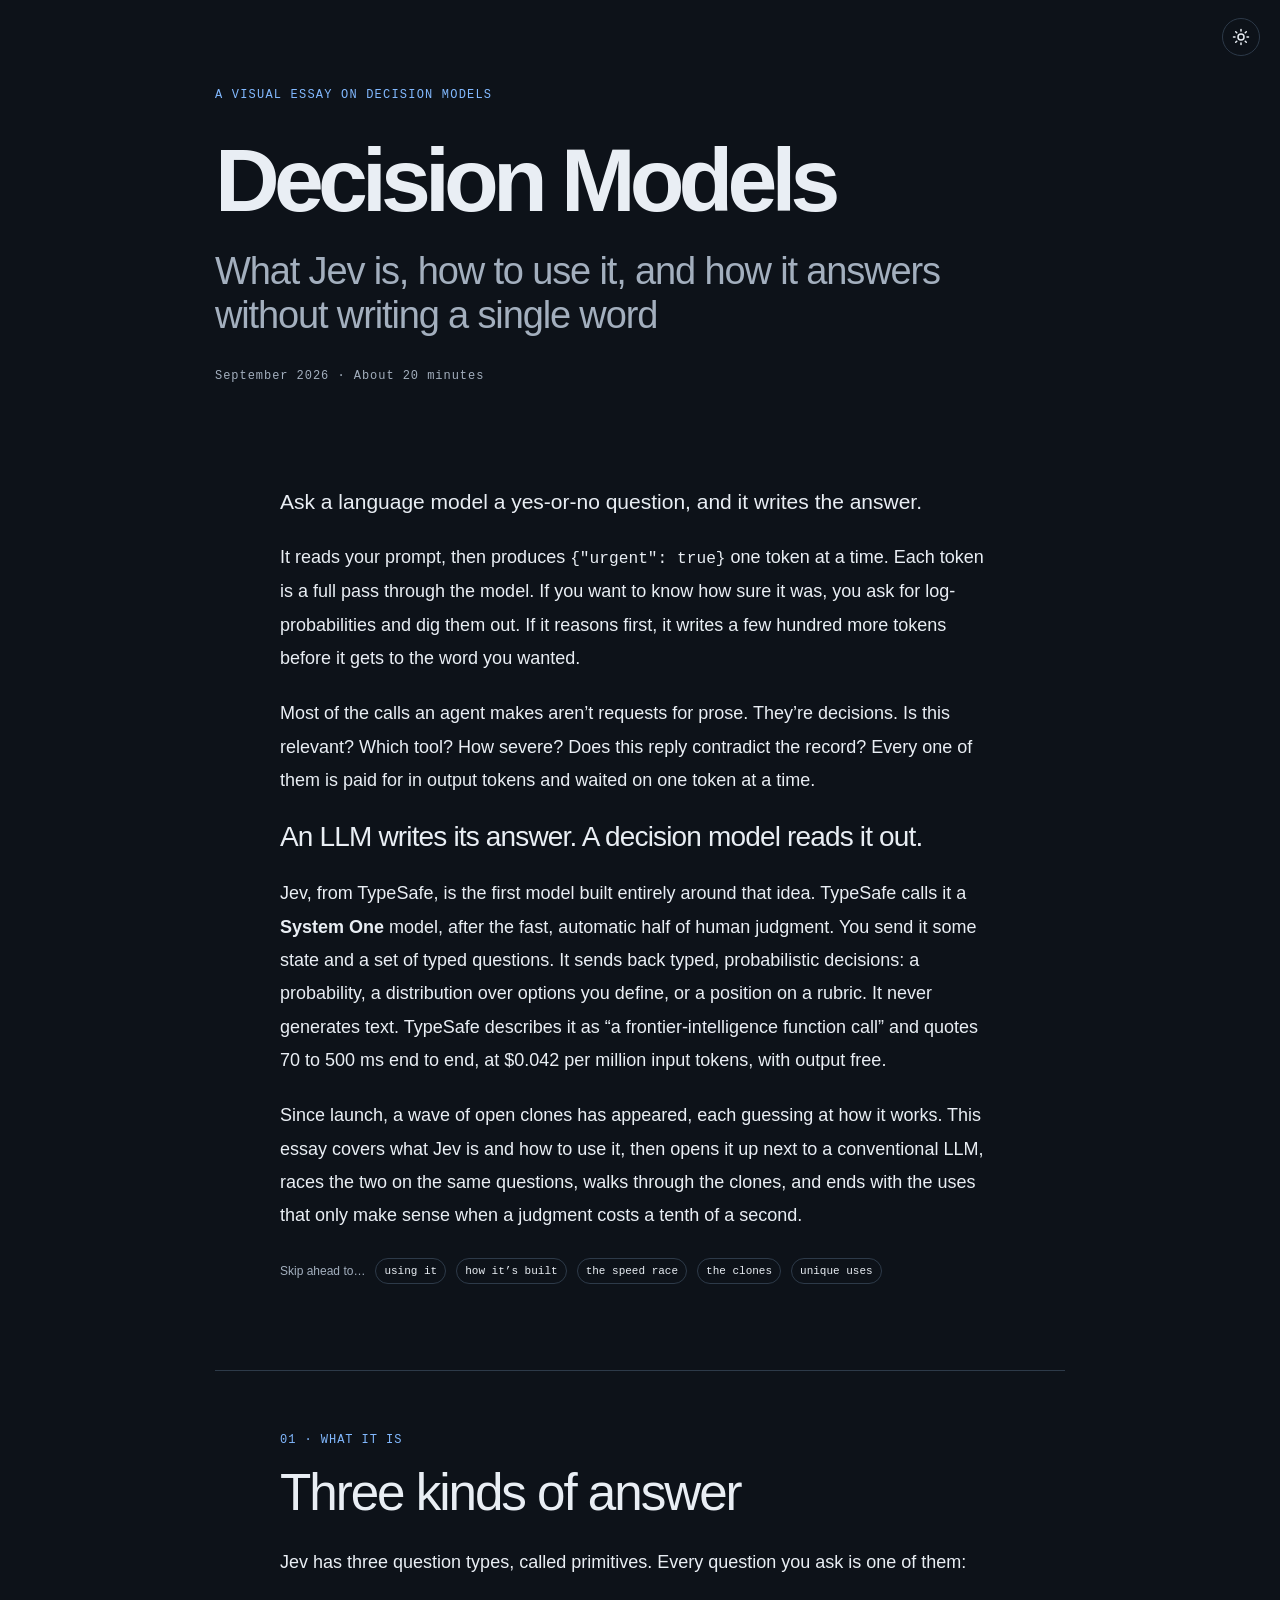
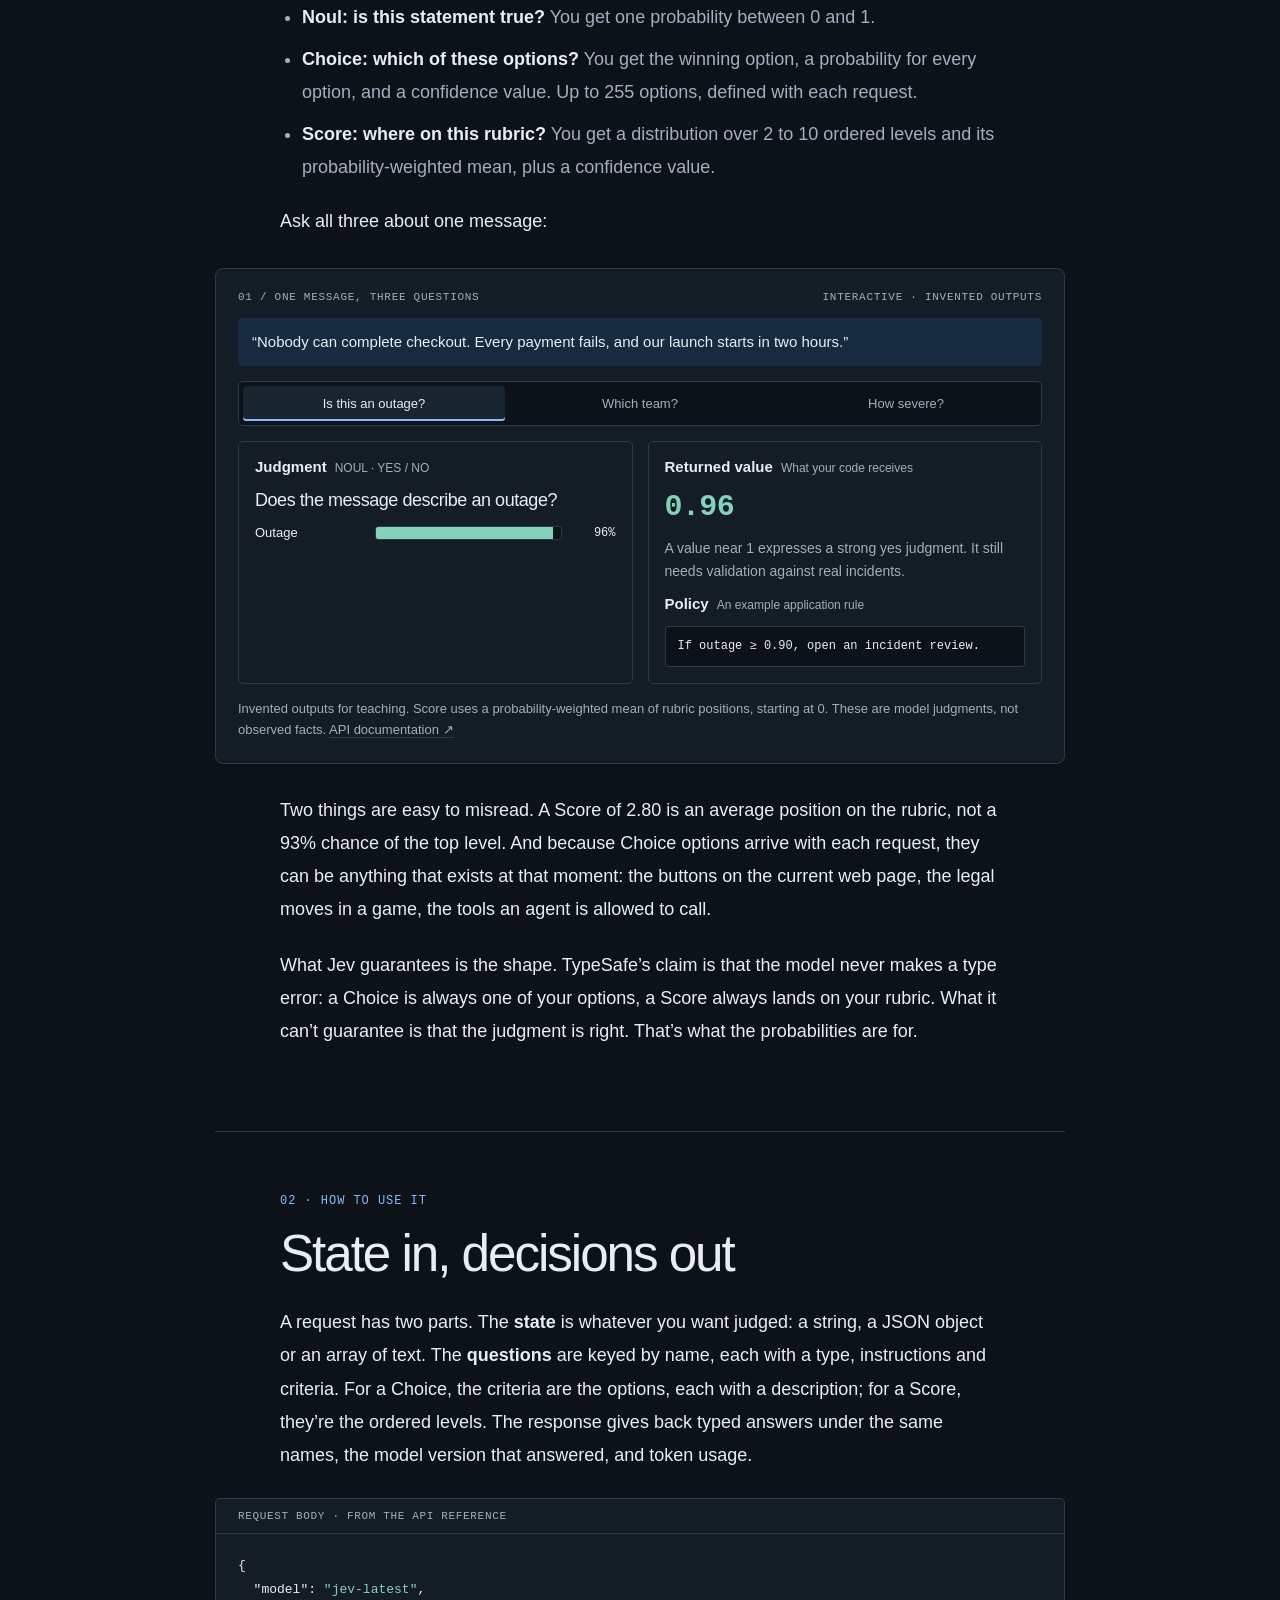
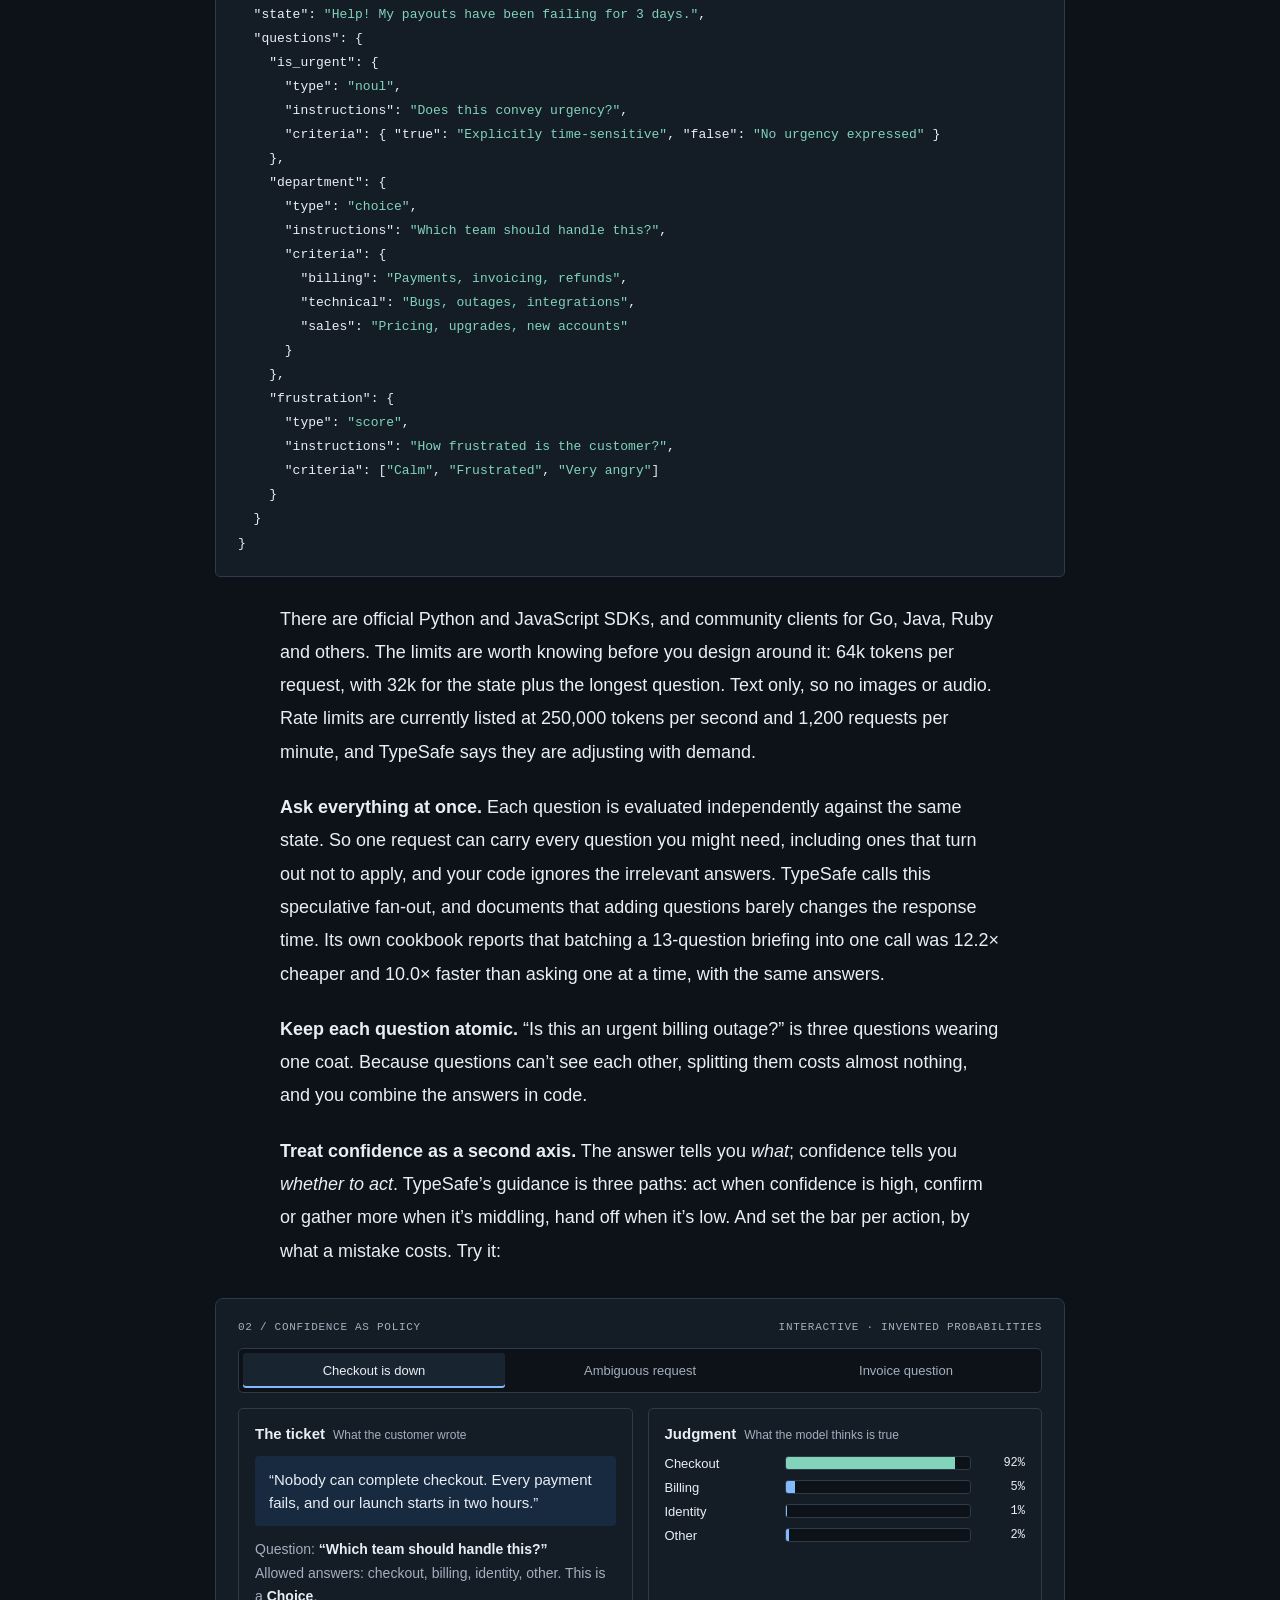
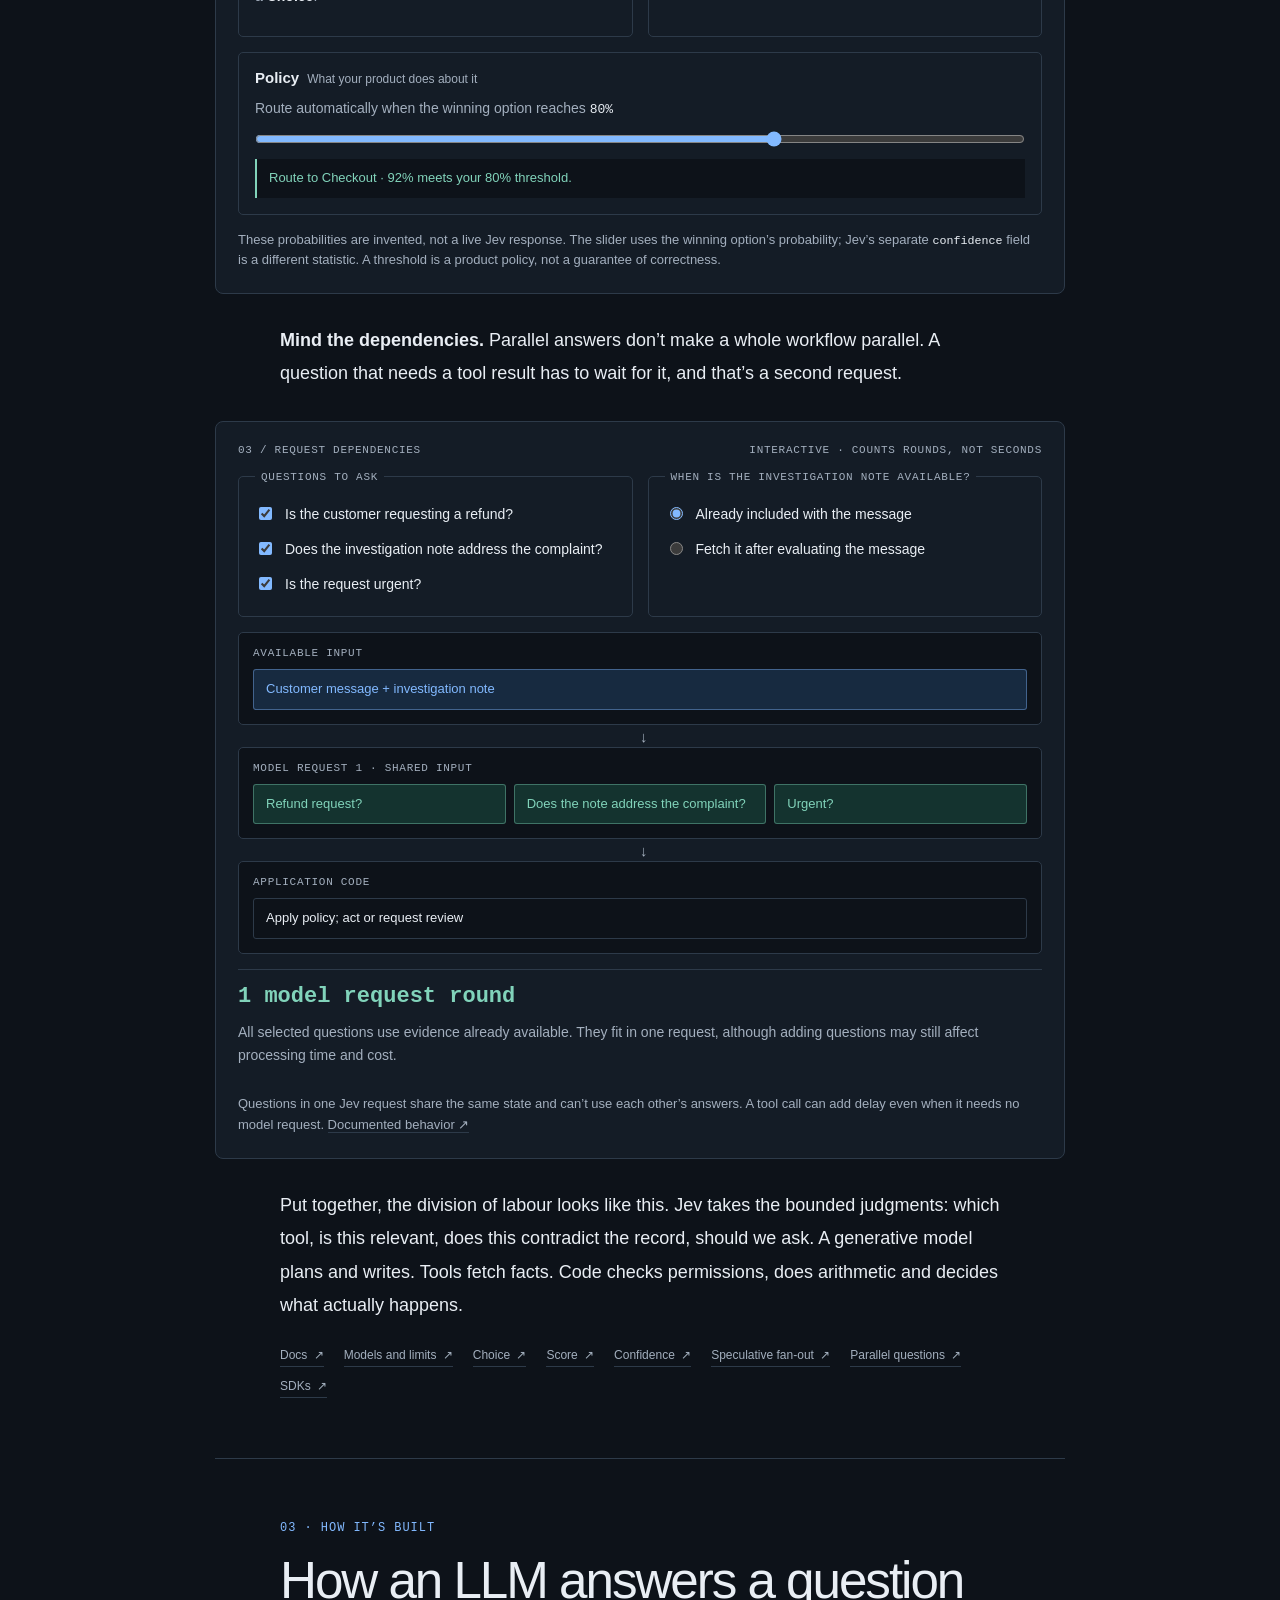
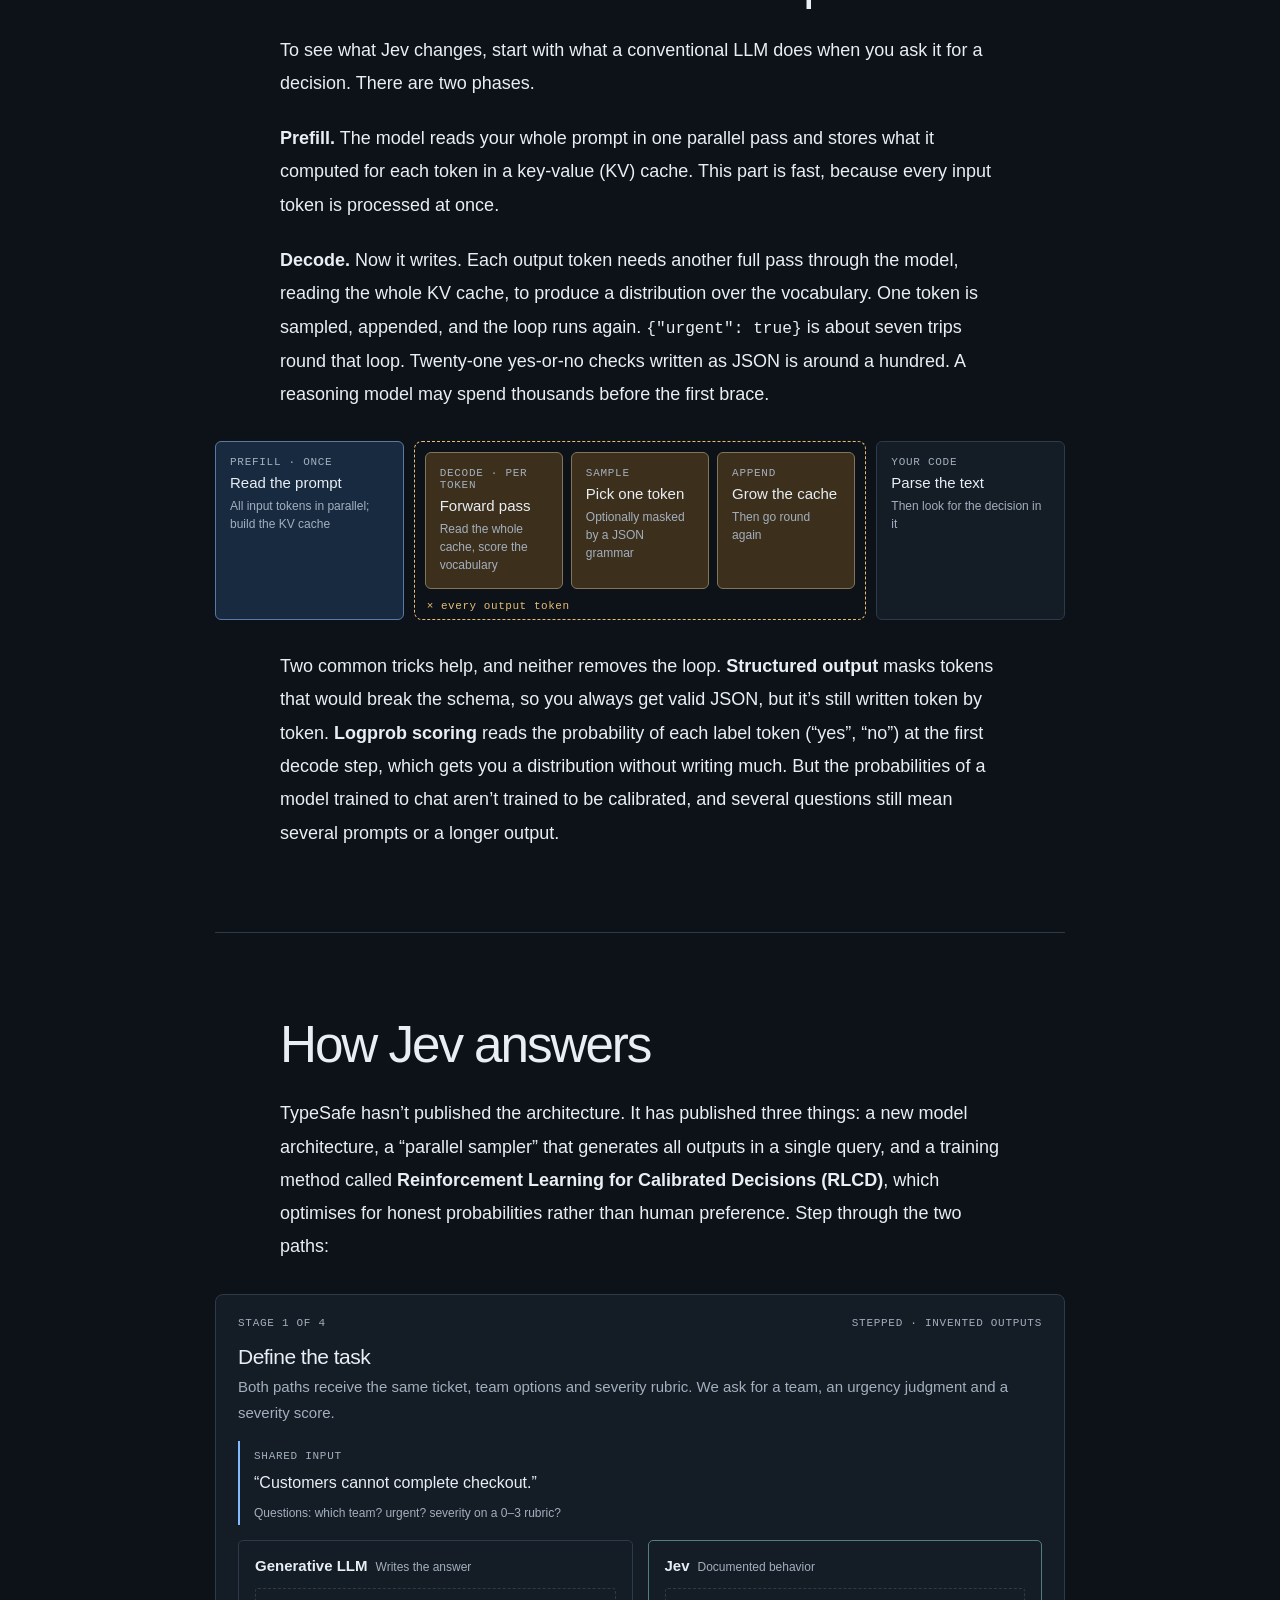
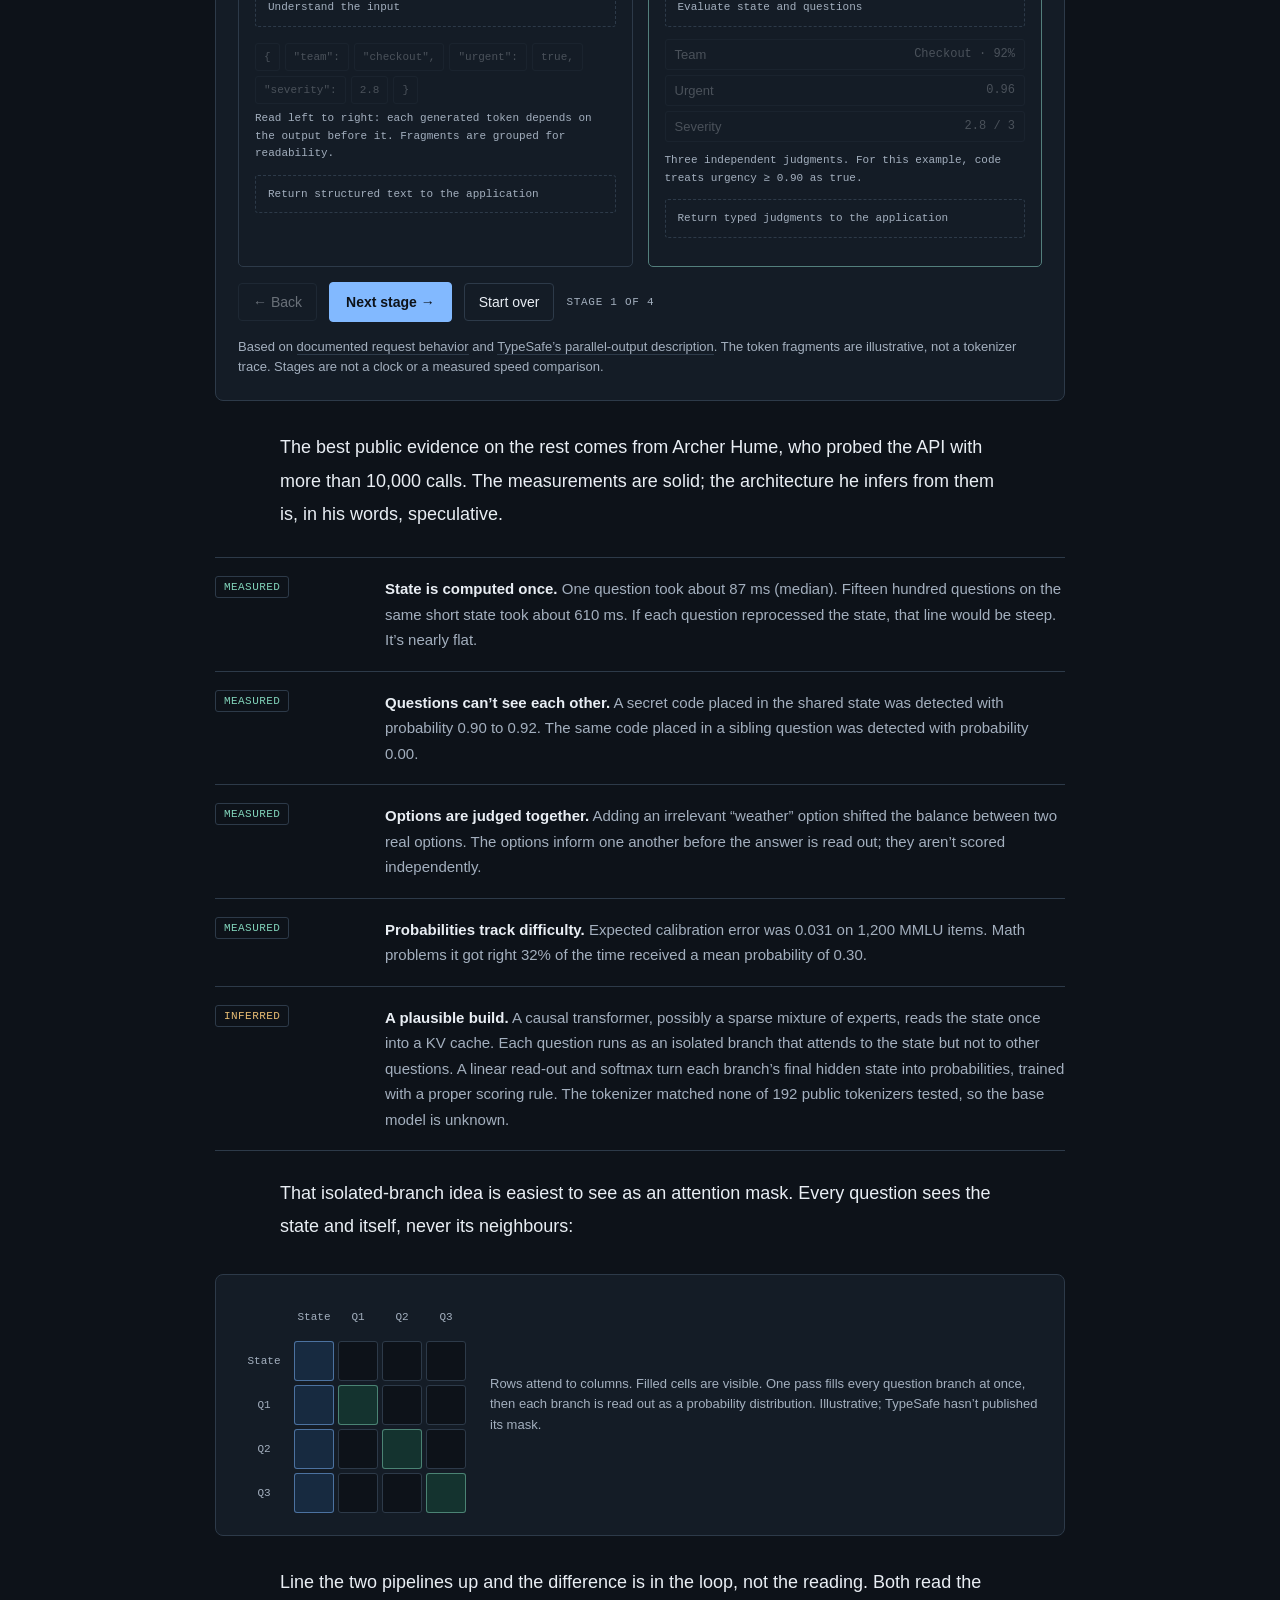
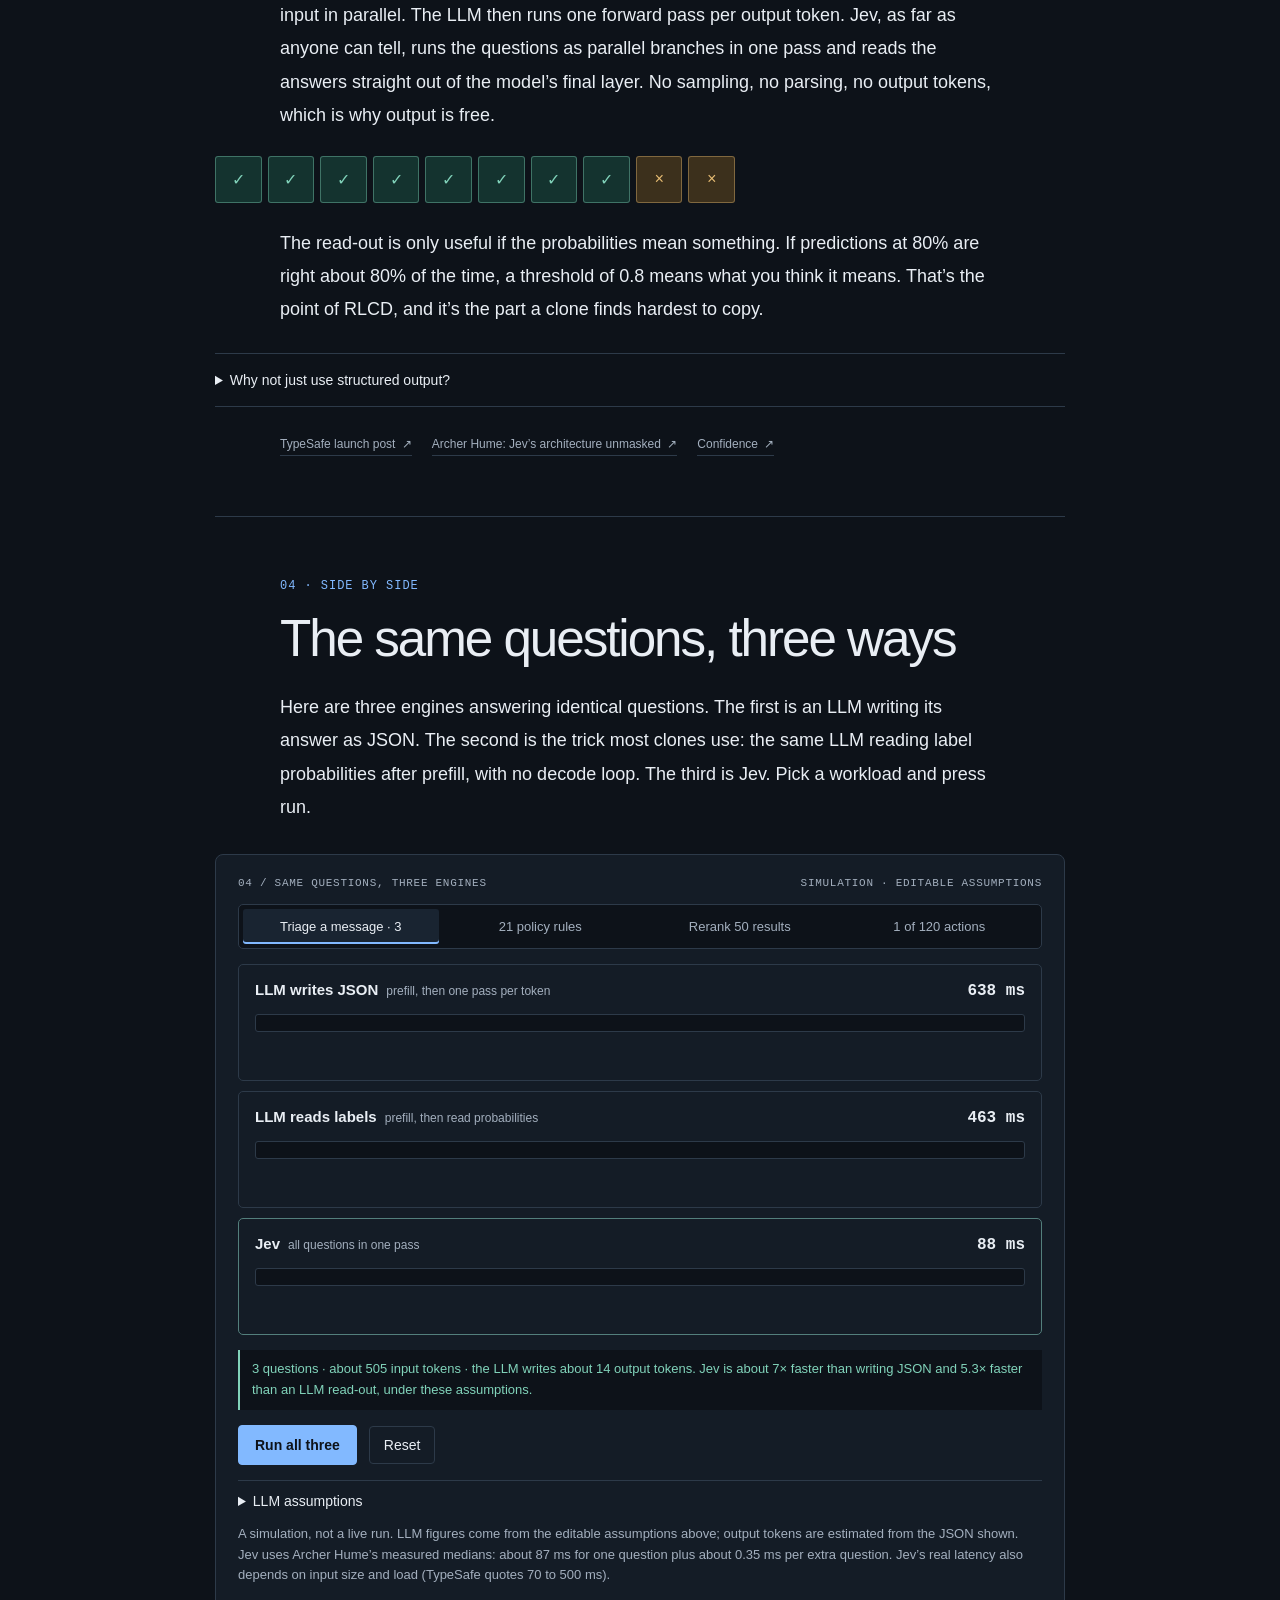
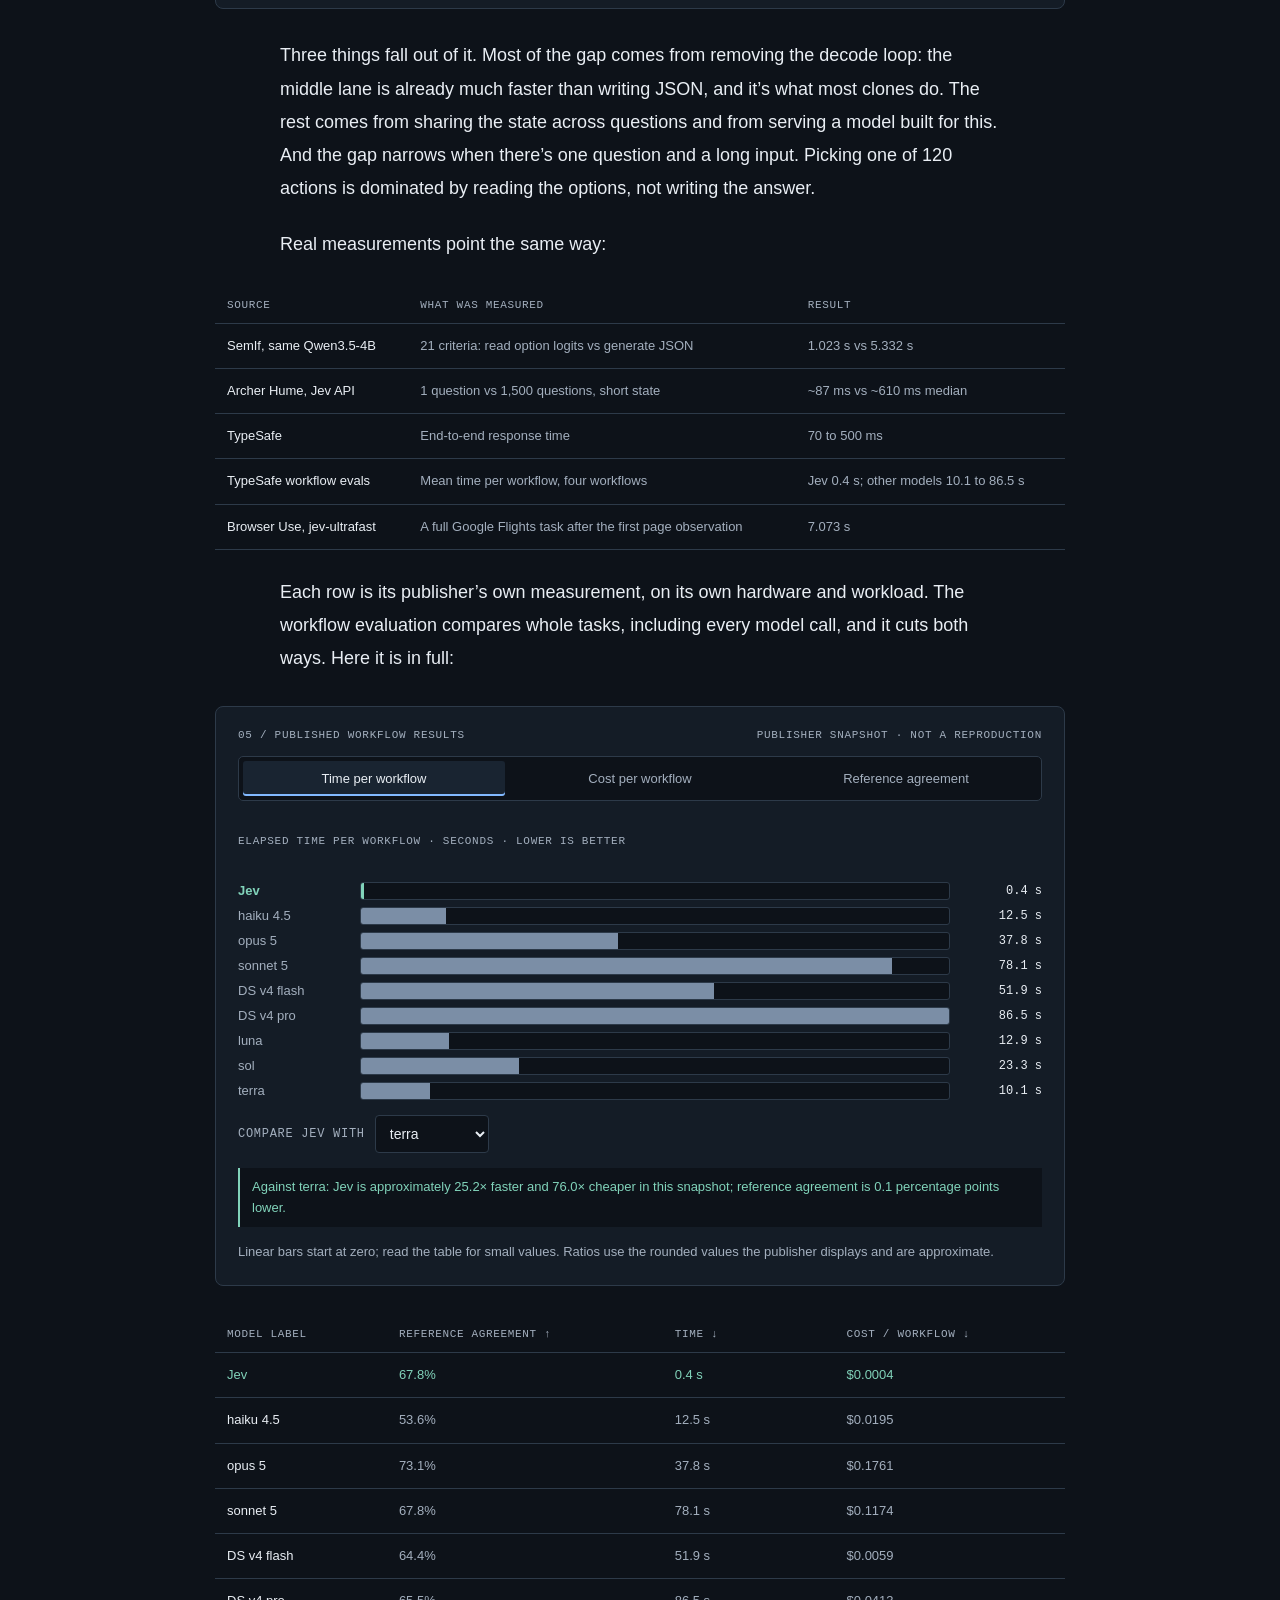
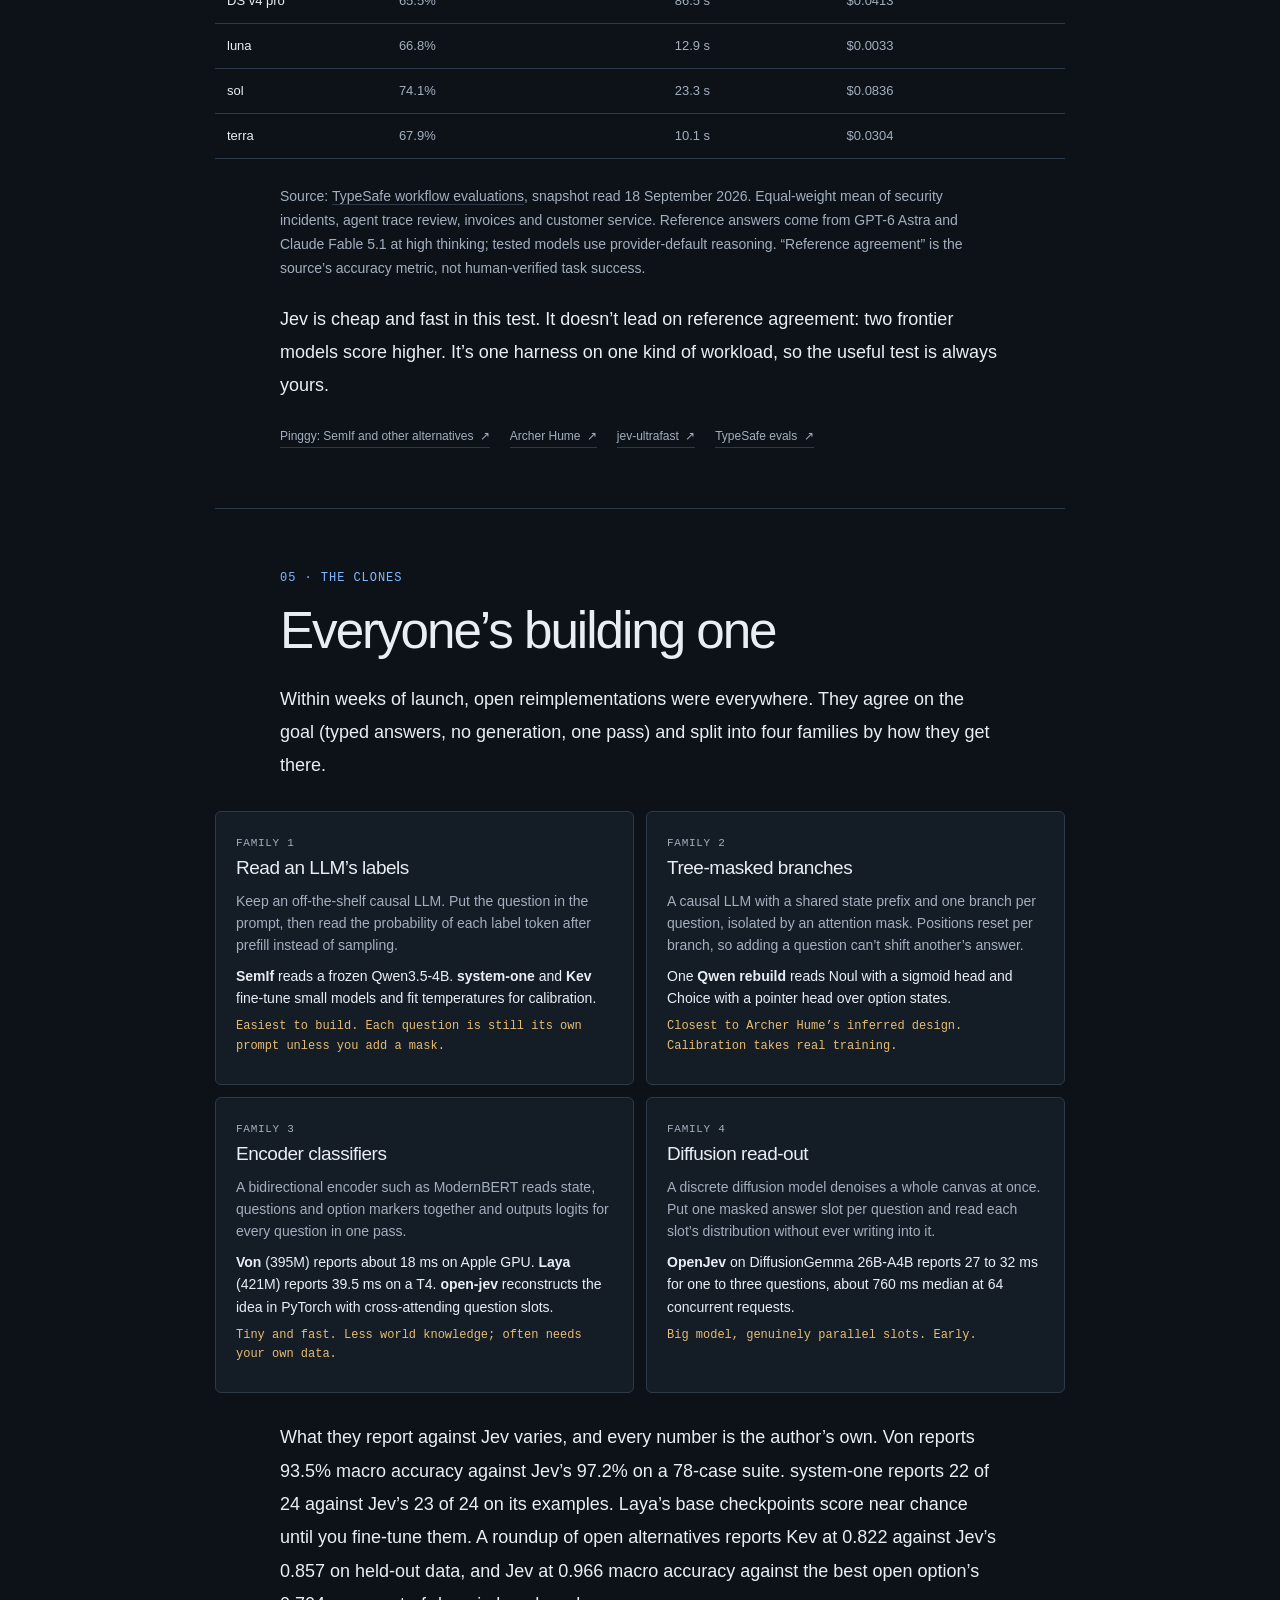
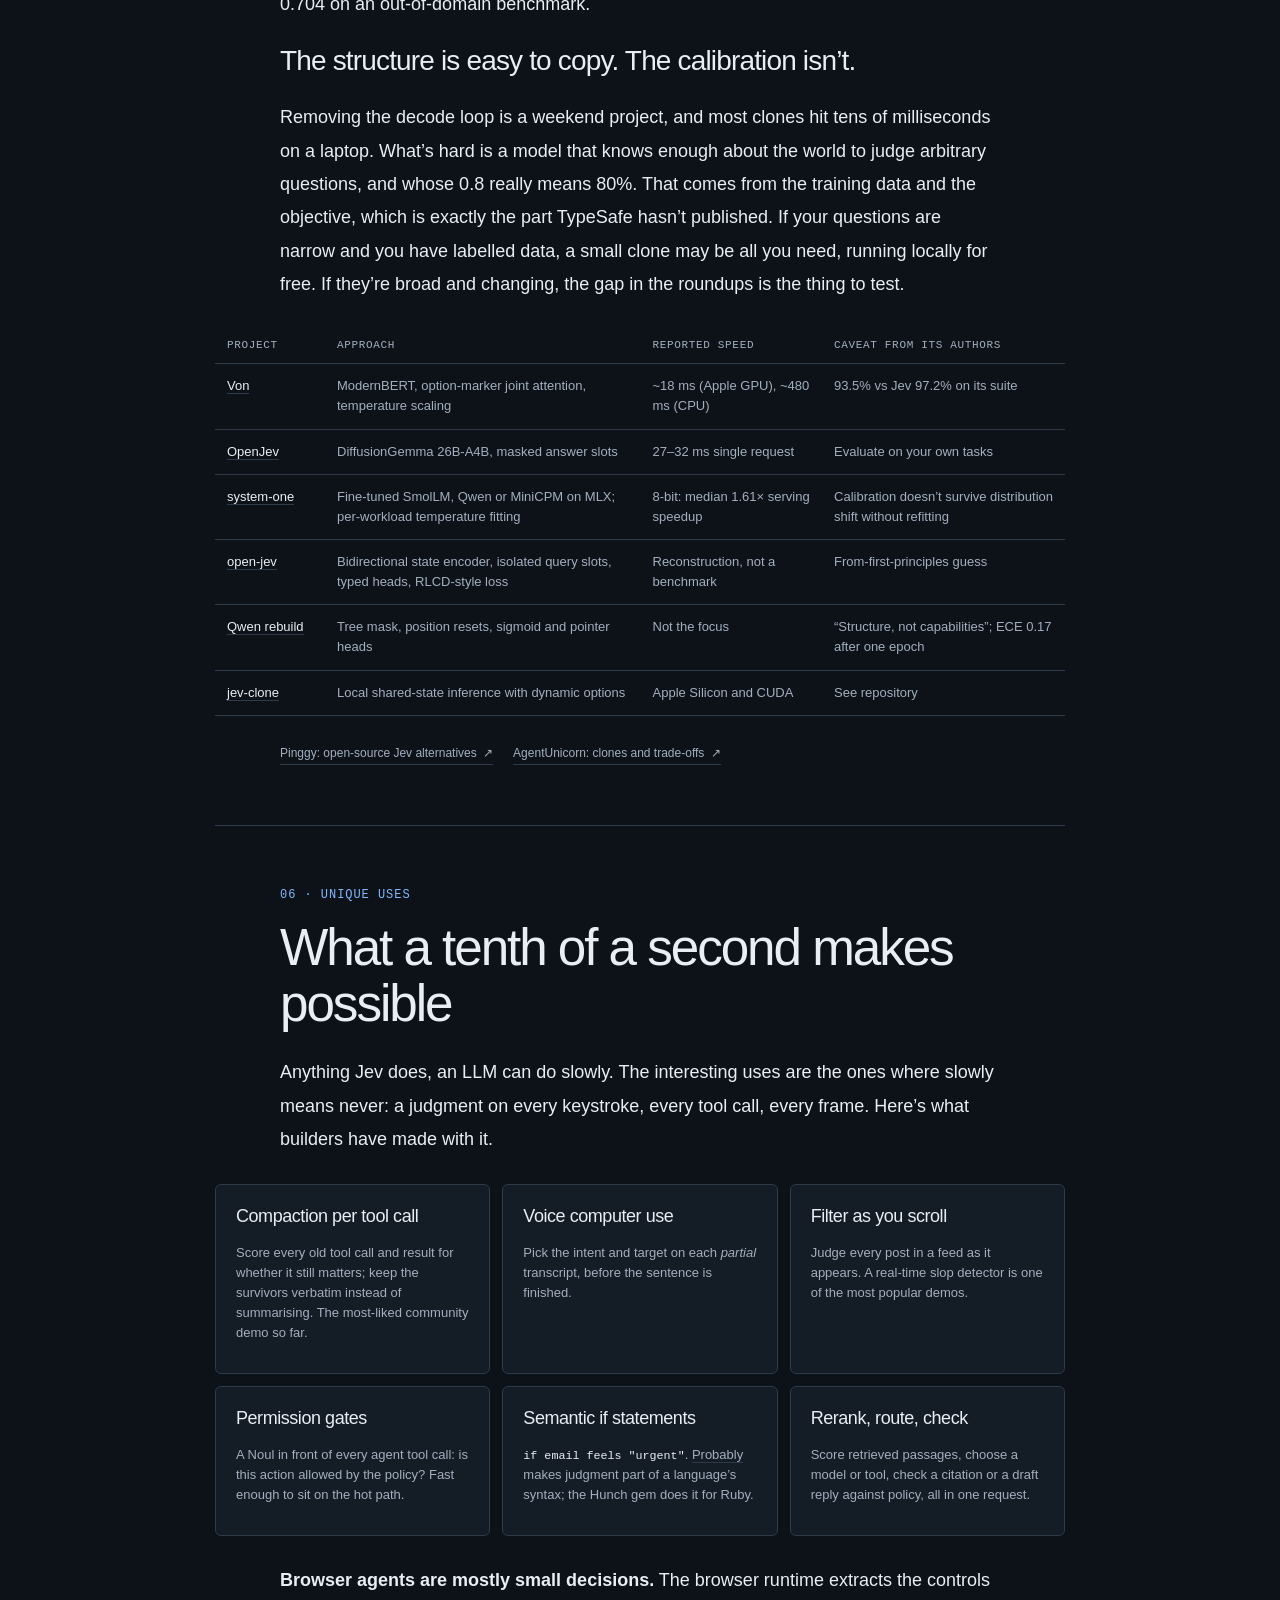
<file: agents.html>
<!doctype html>
<html lang="en"><head><meta charset="utf-8"><meta name="viewport" content="width=device-width,initial-scale=1"><meta name="robots" content="noindex"><title>The refund at 10:19 · Decision Models</title><link rel="canonical" href="https://sambhav.dev/jev-explained/#use"><meta http-equiv="refresh" content="0; url=index.html#use"><script>var h=location.hash.slice(1),keep=[];location.replace('index.html#'+(keep.indexOf(h)>-1?h:'use'));</script><style>body{margin:0;padding:40px 20px;background:#0d1219;color:#e9eef4;font:16px Arial,sans-serif}a{color:#82b9ff}</style></head>
<body><p>This chapter is now part of one essay. <a href="index.html#use">Continue to “The refund at 10:19” →</a></p></body></html>
</file>
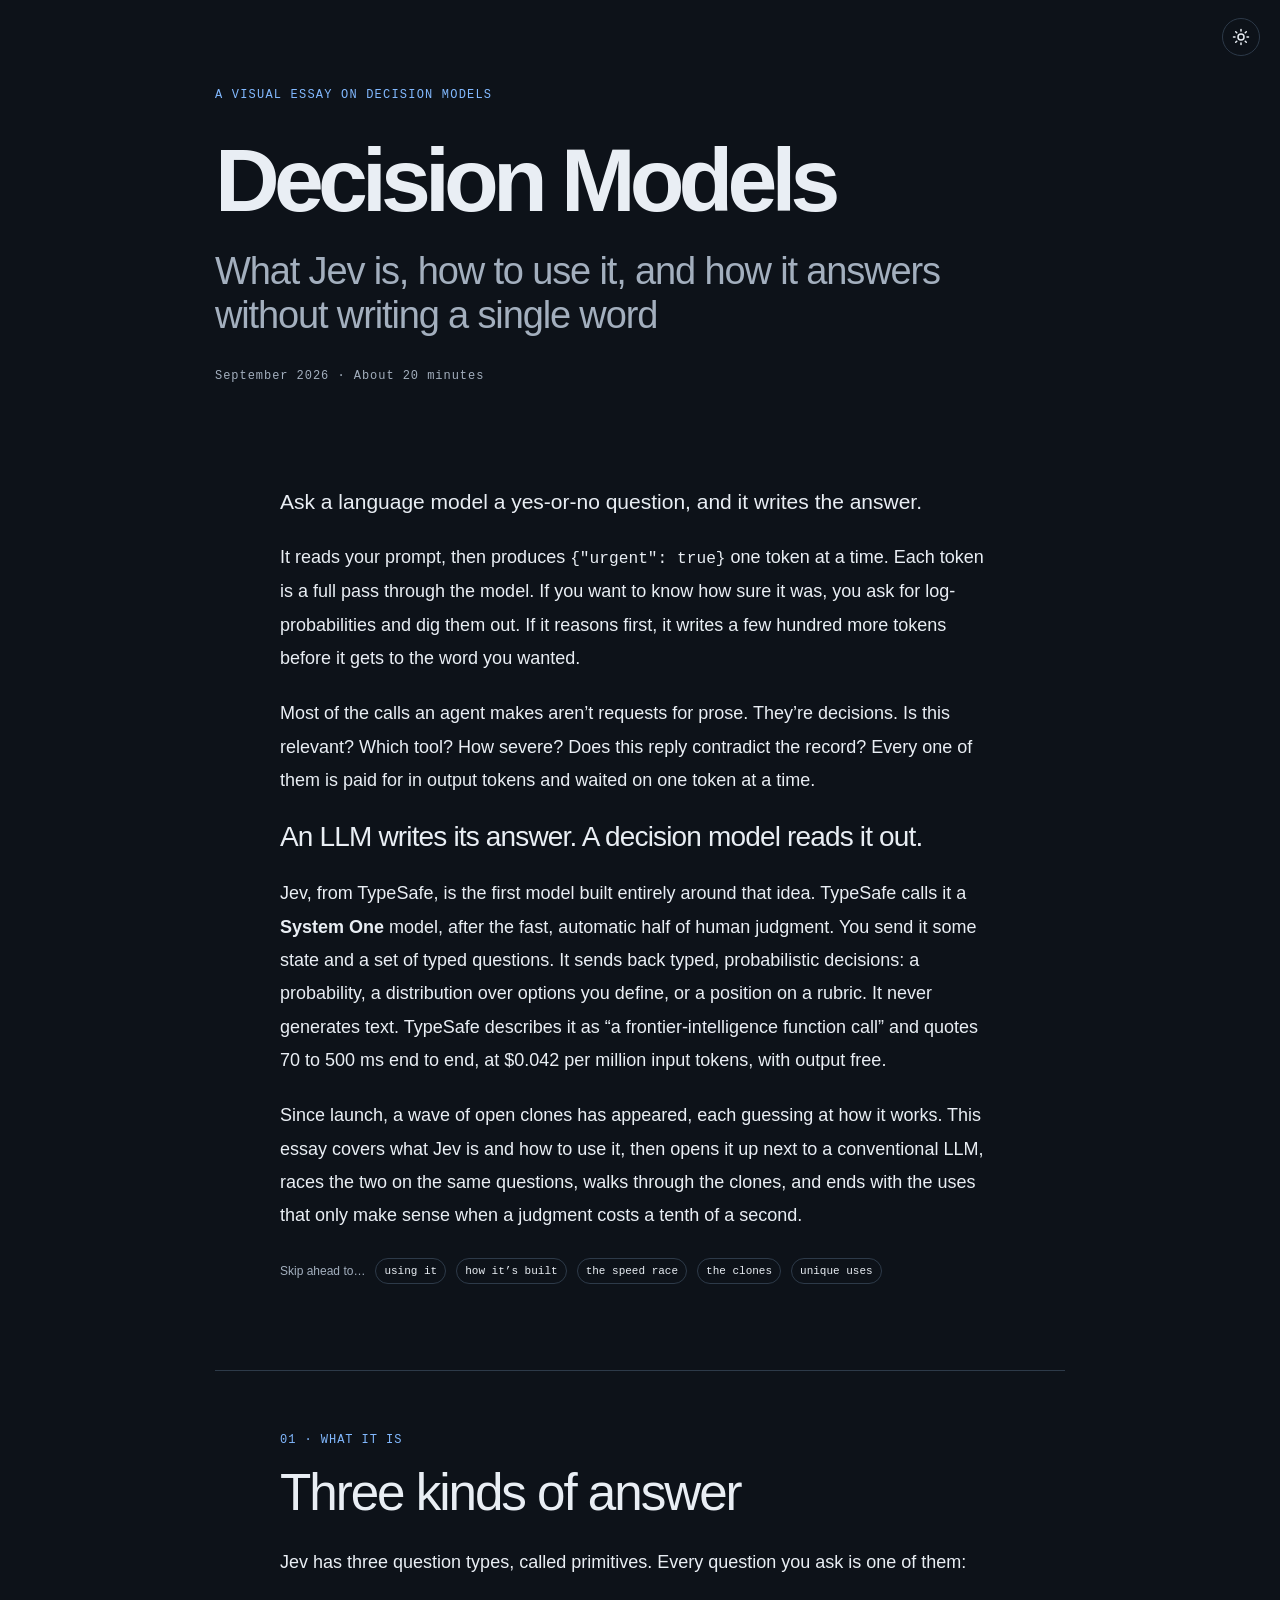
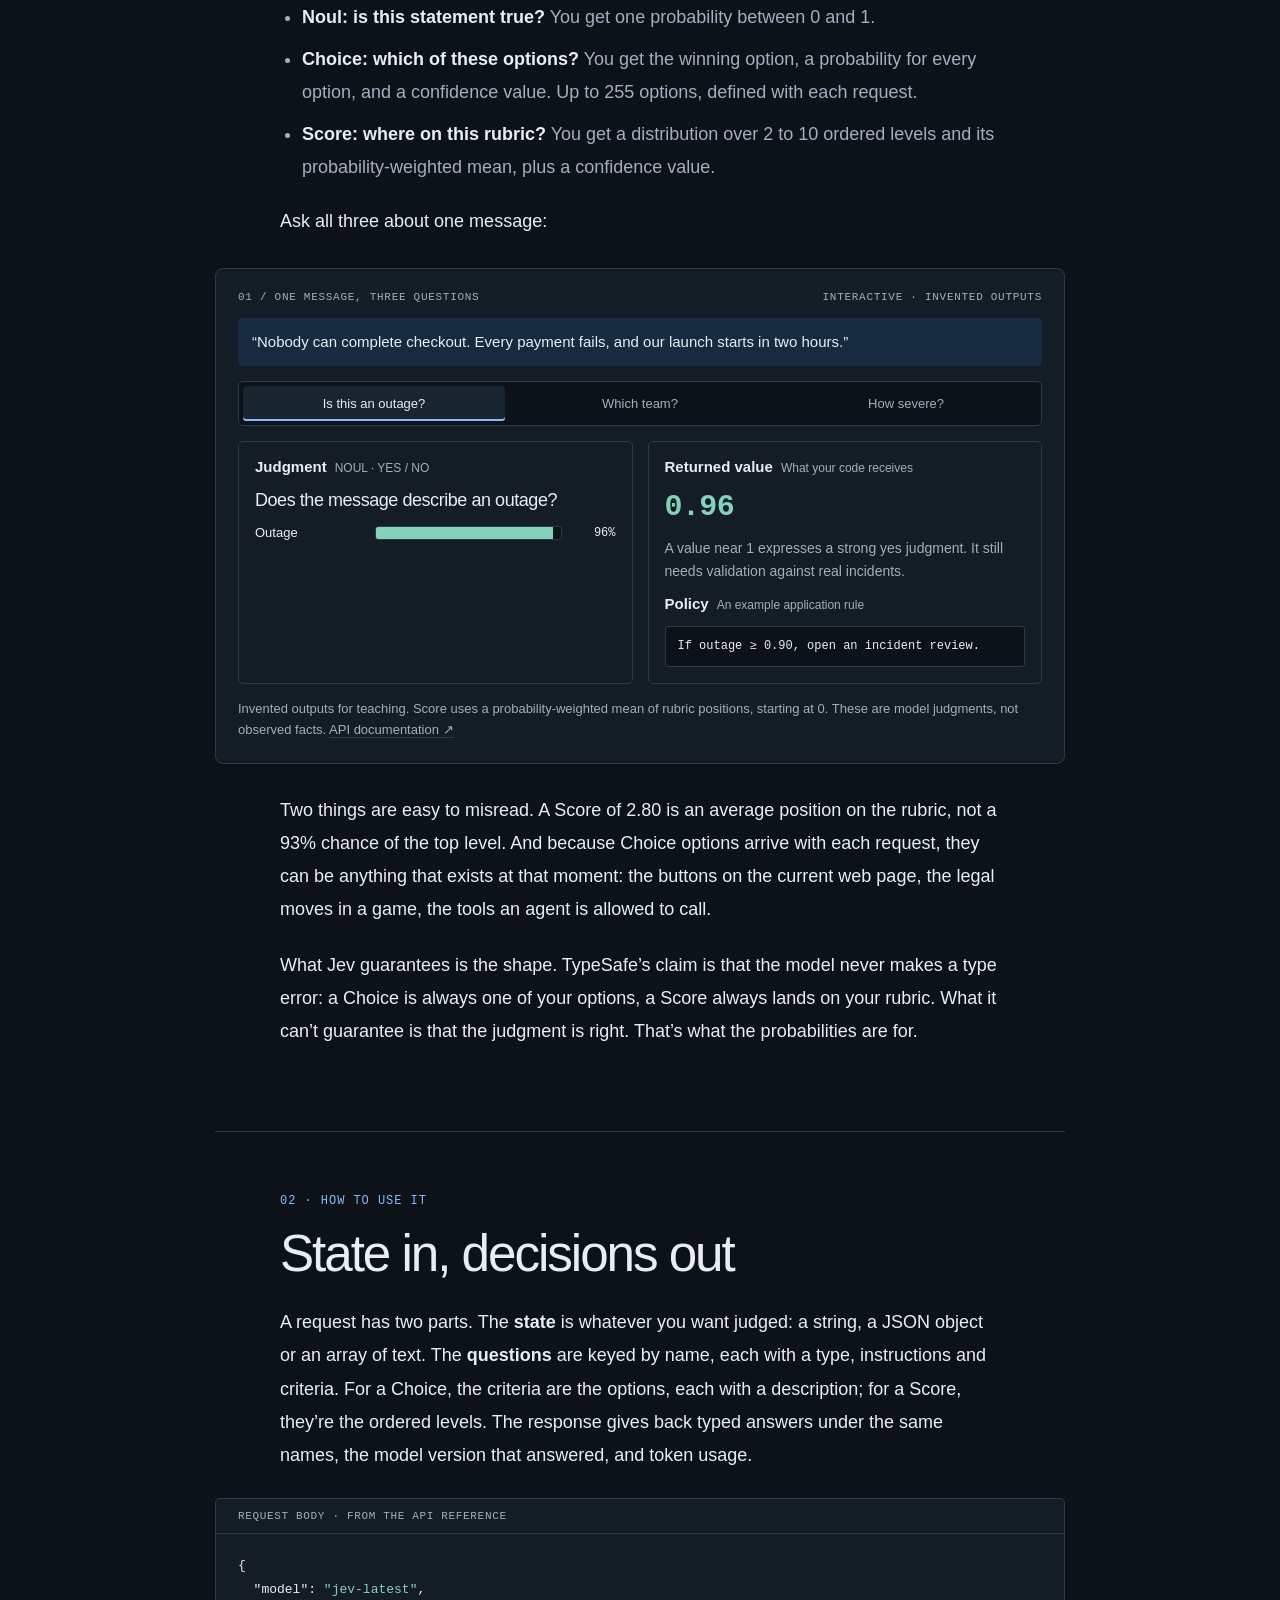
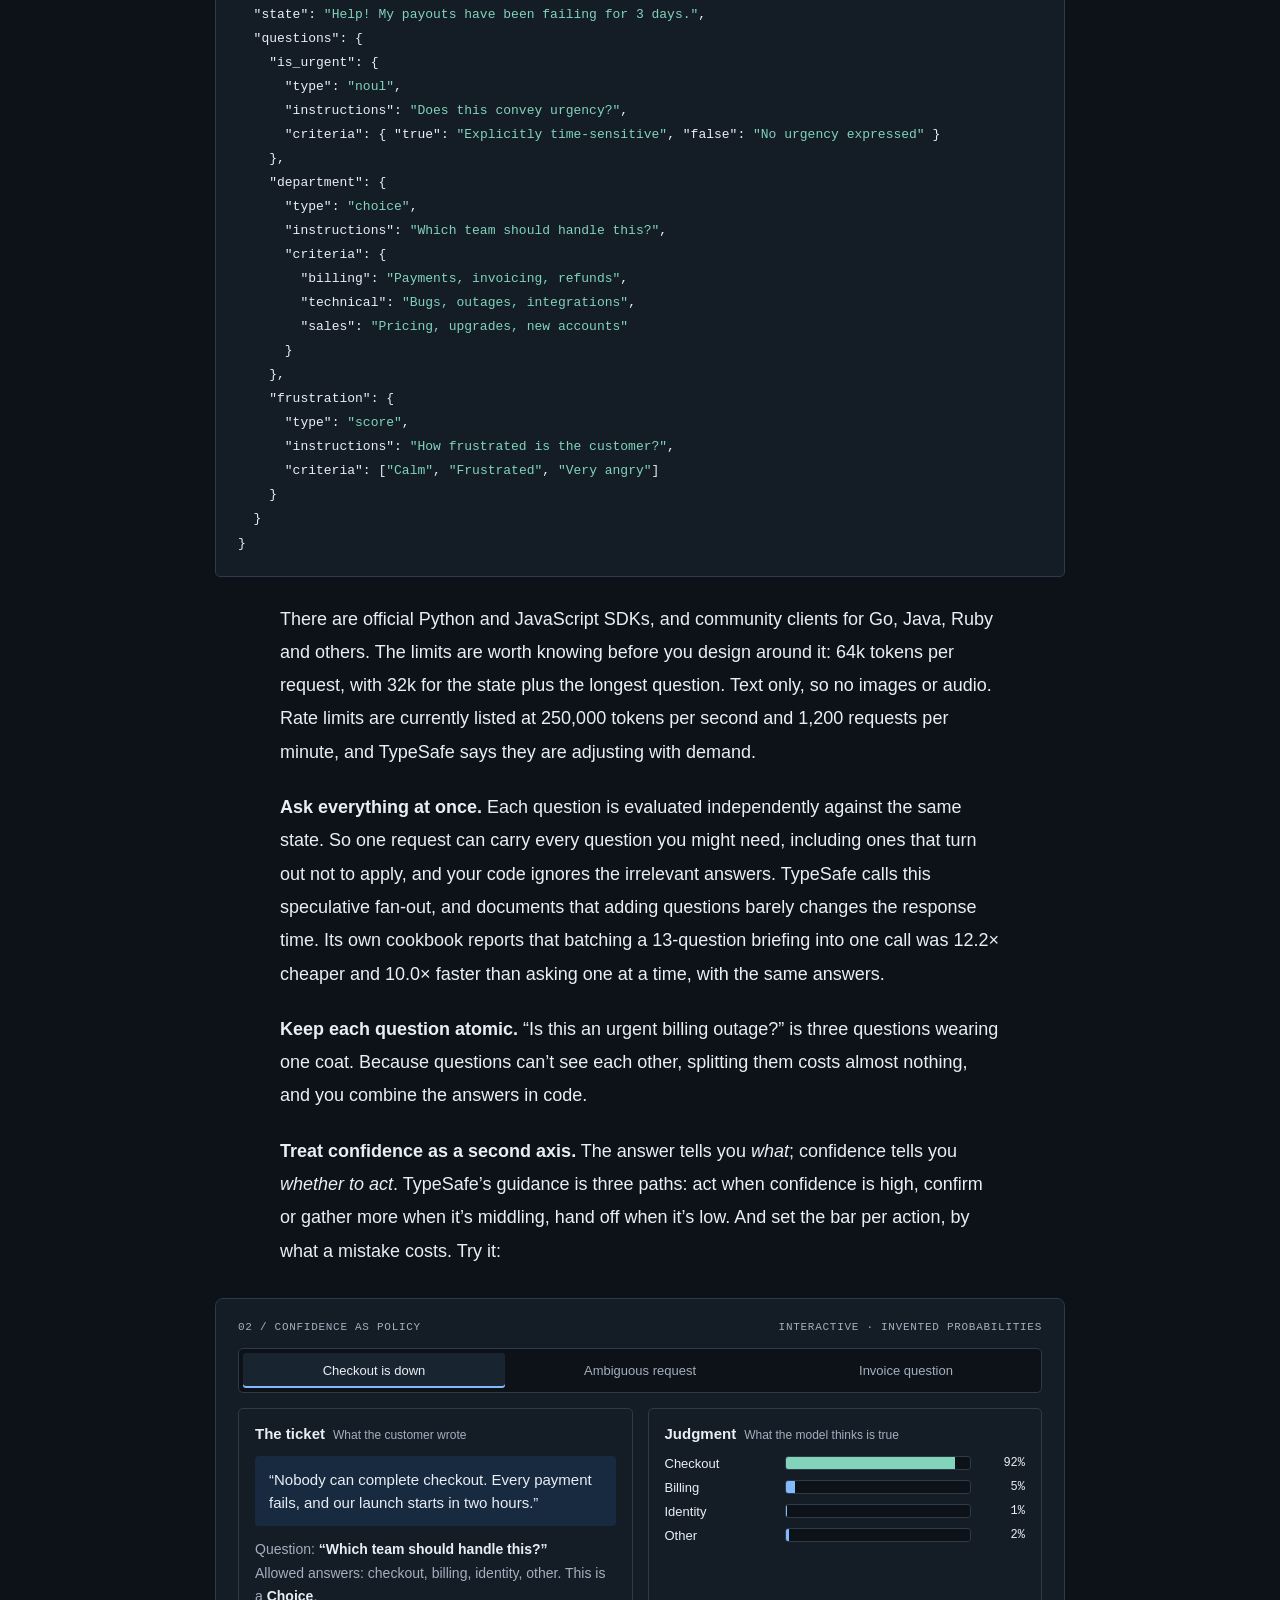
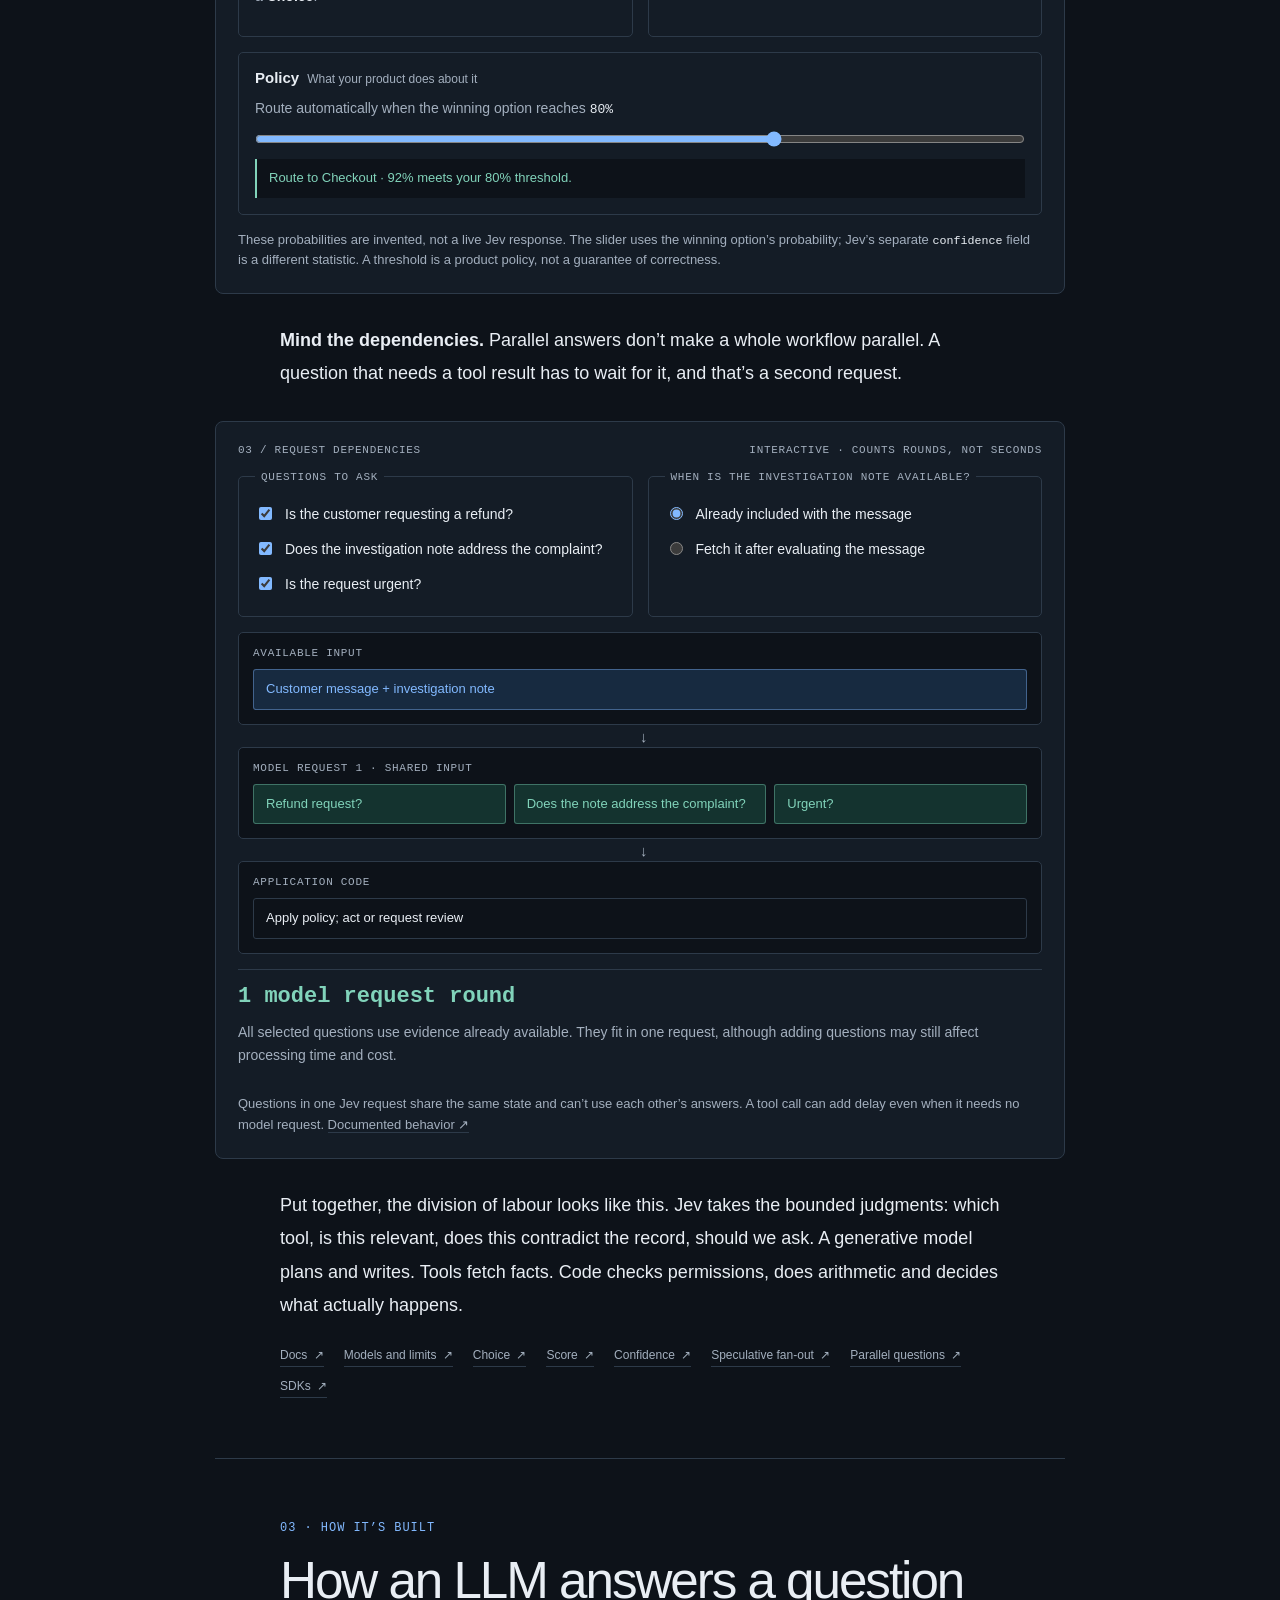
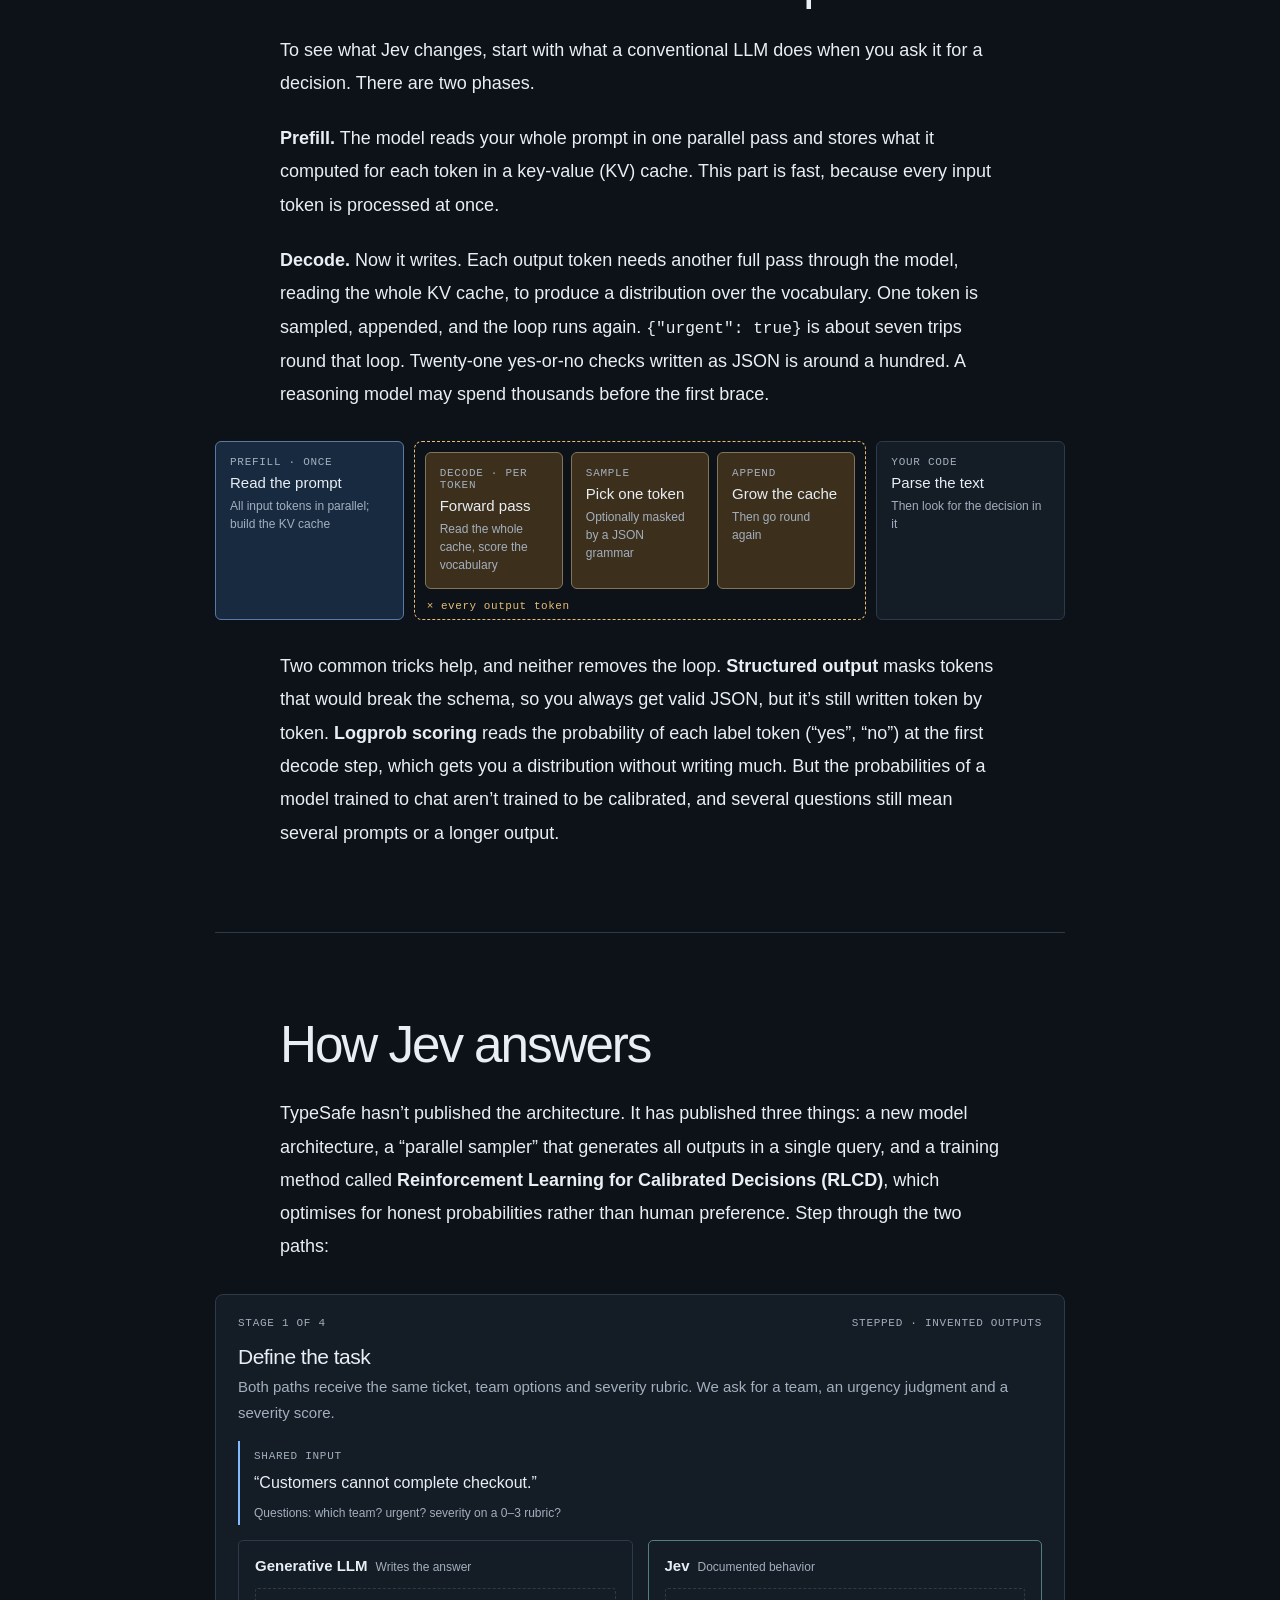
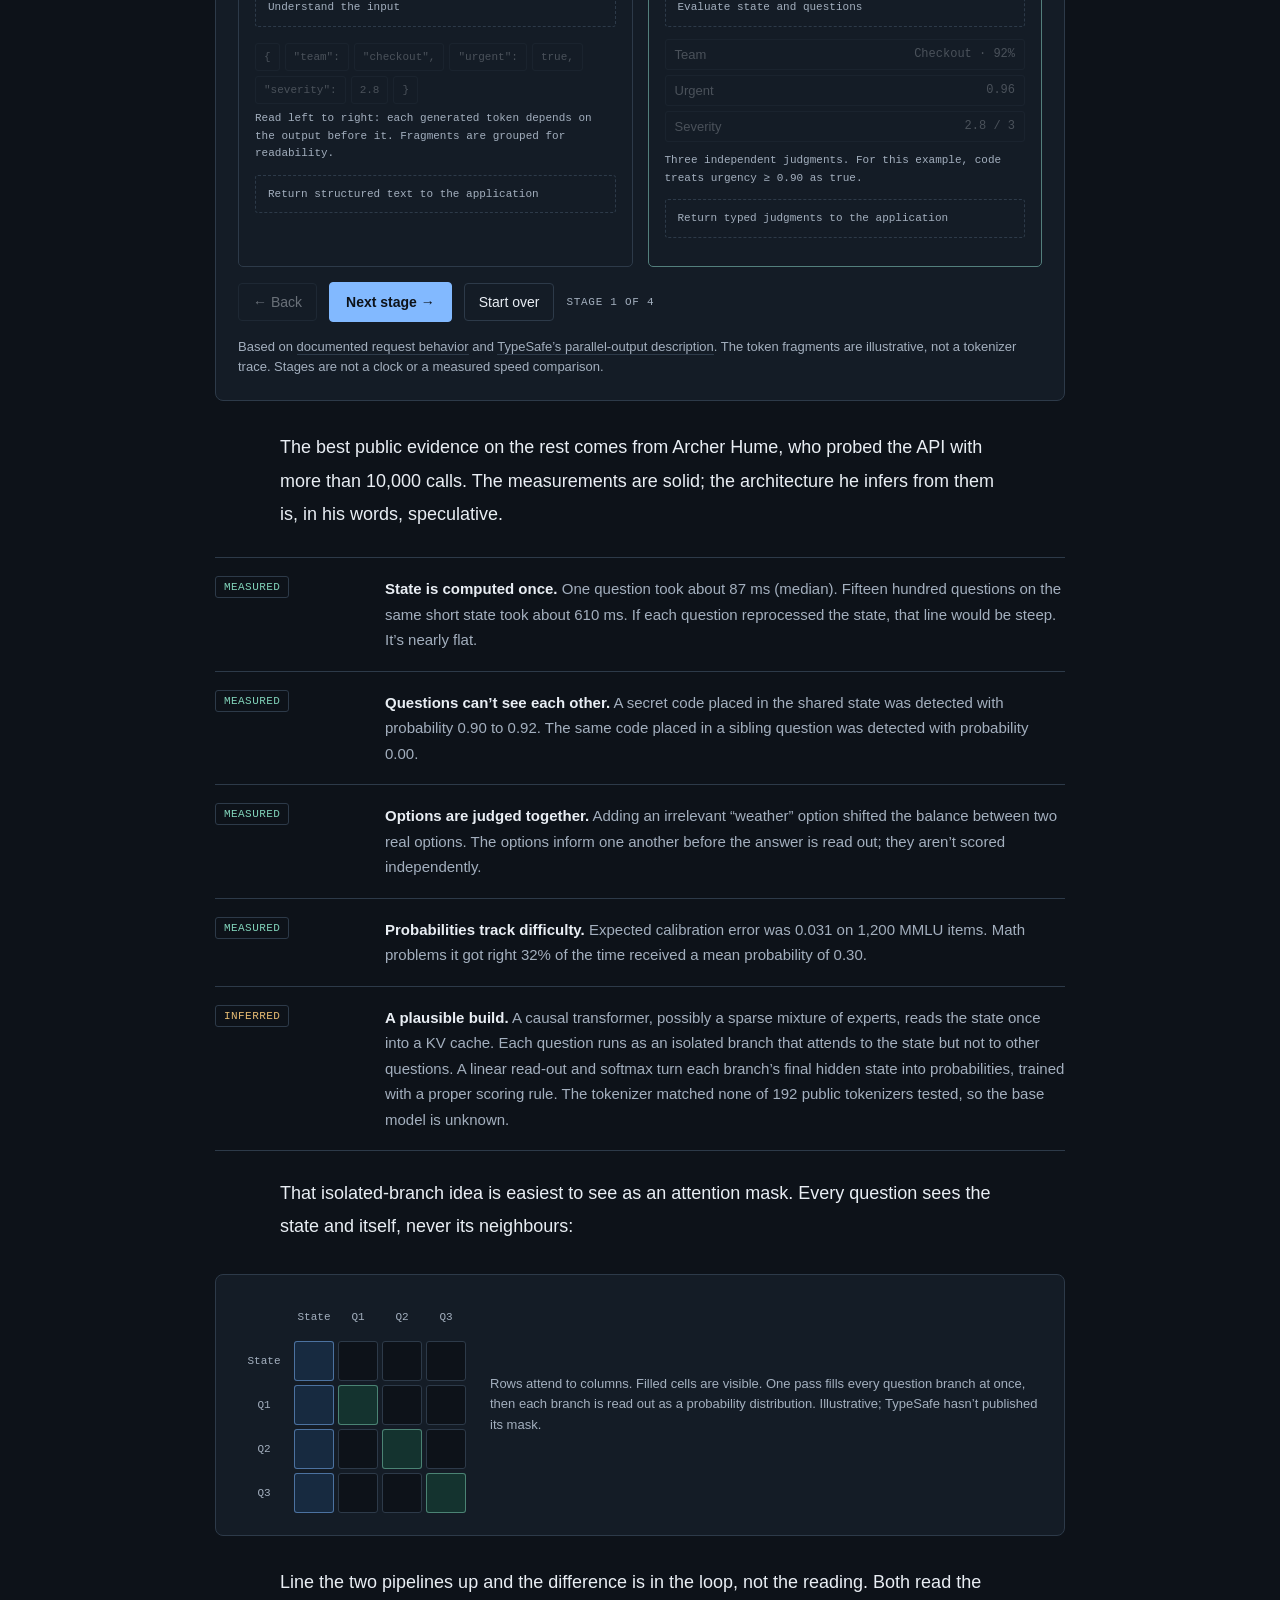
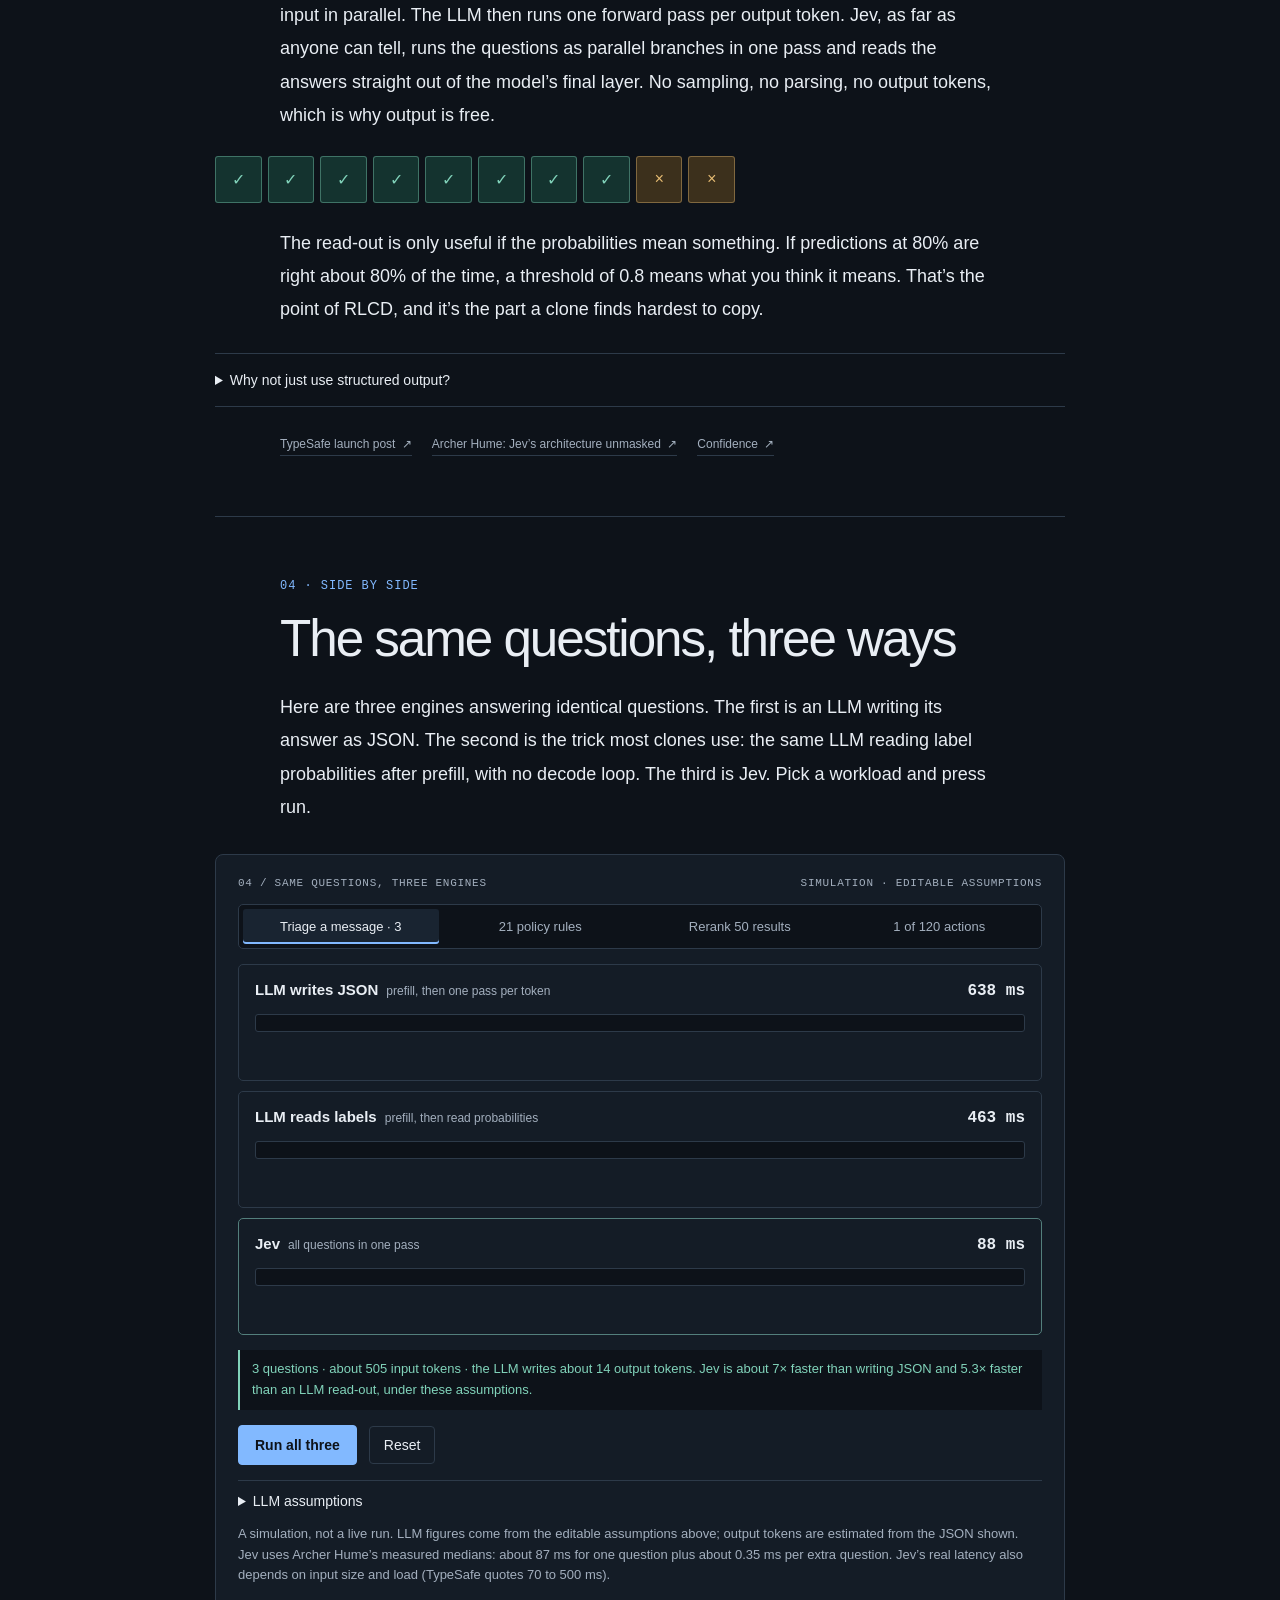
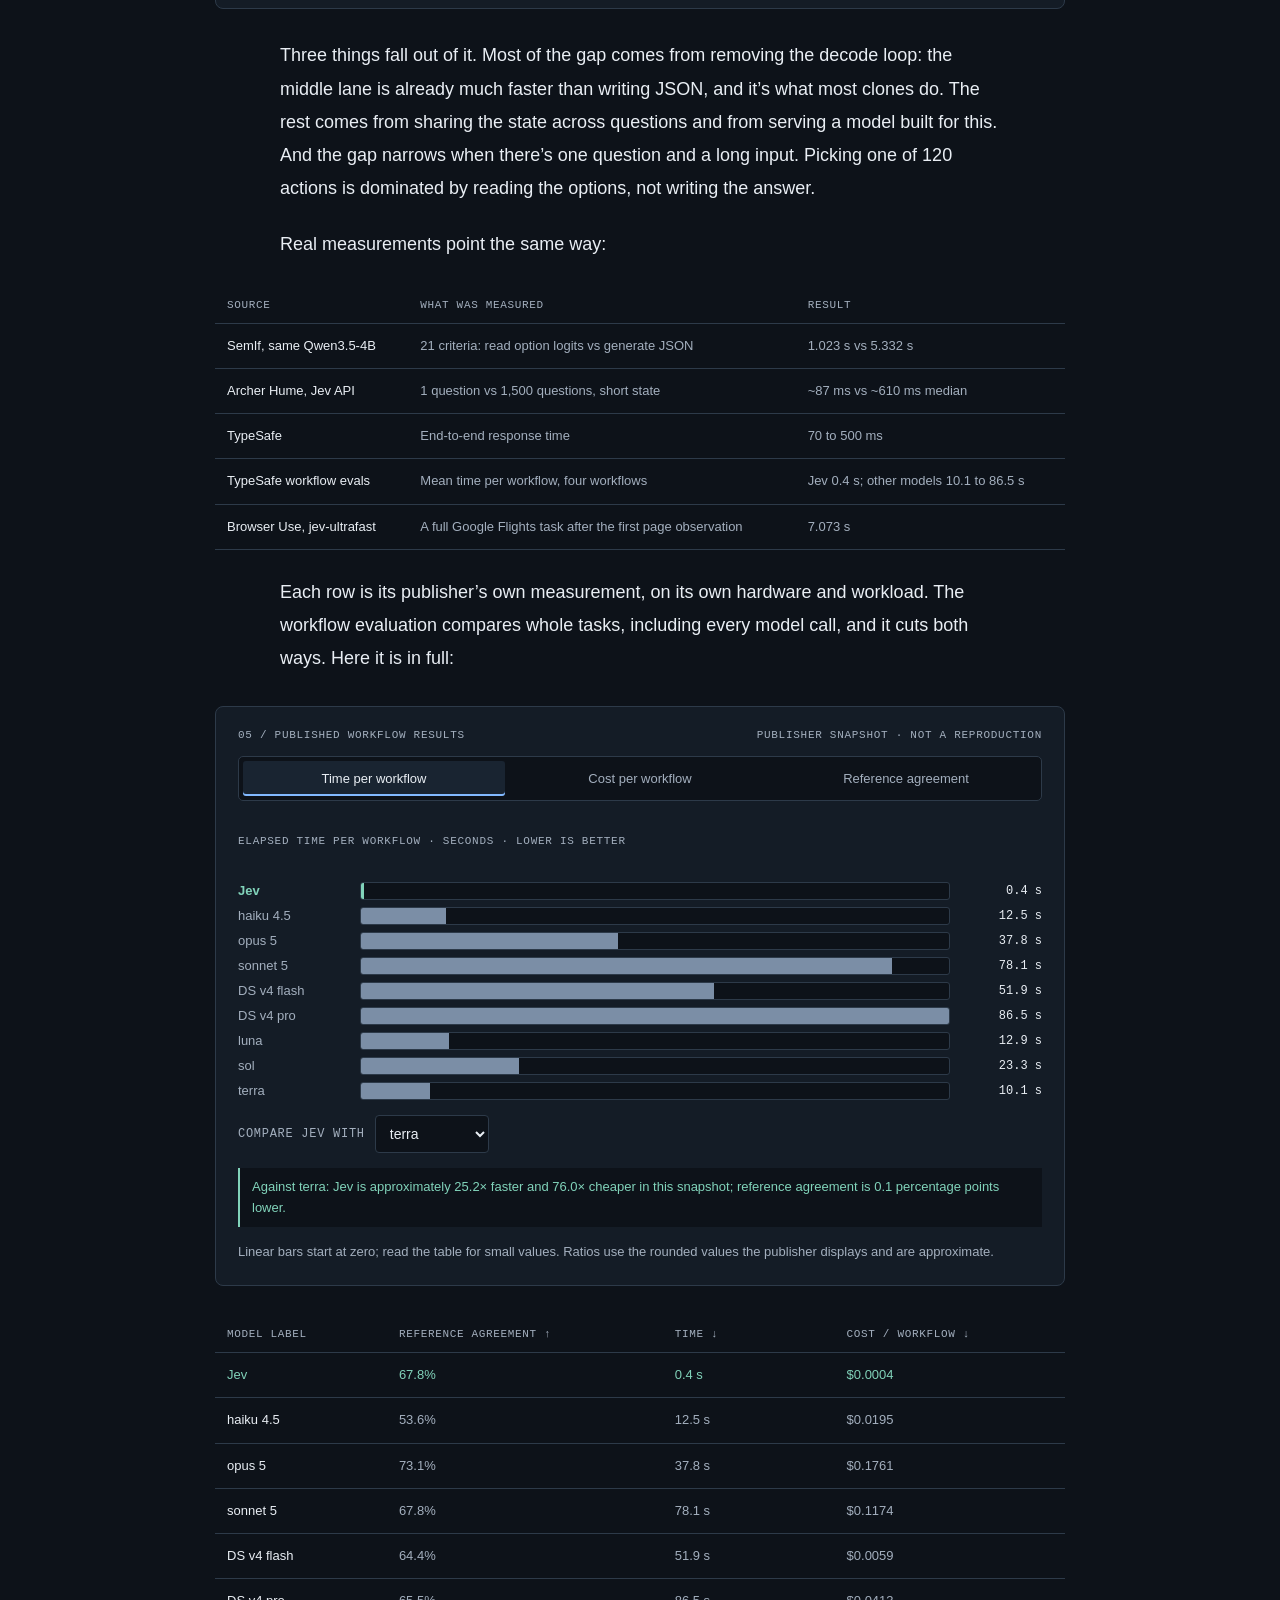
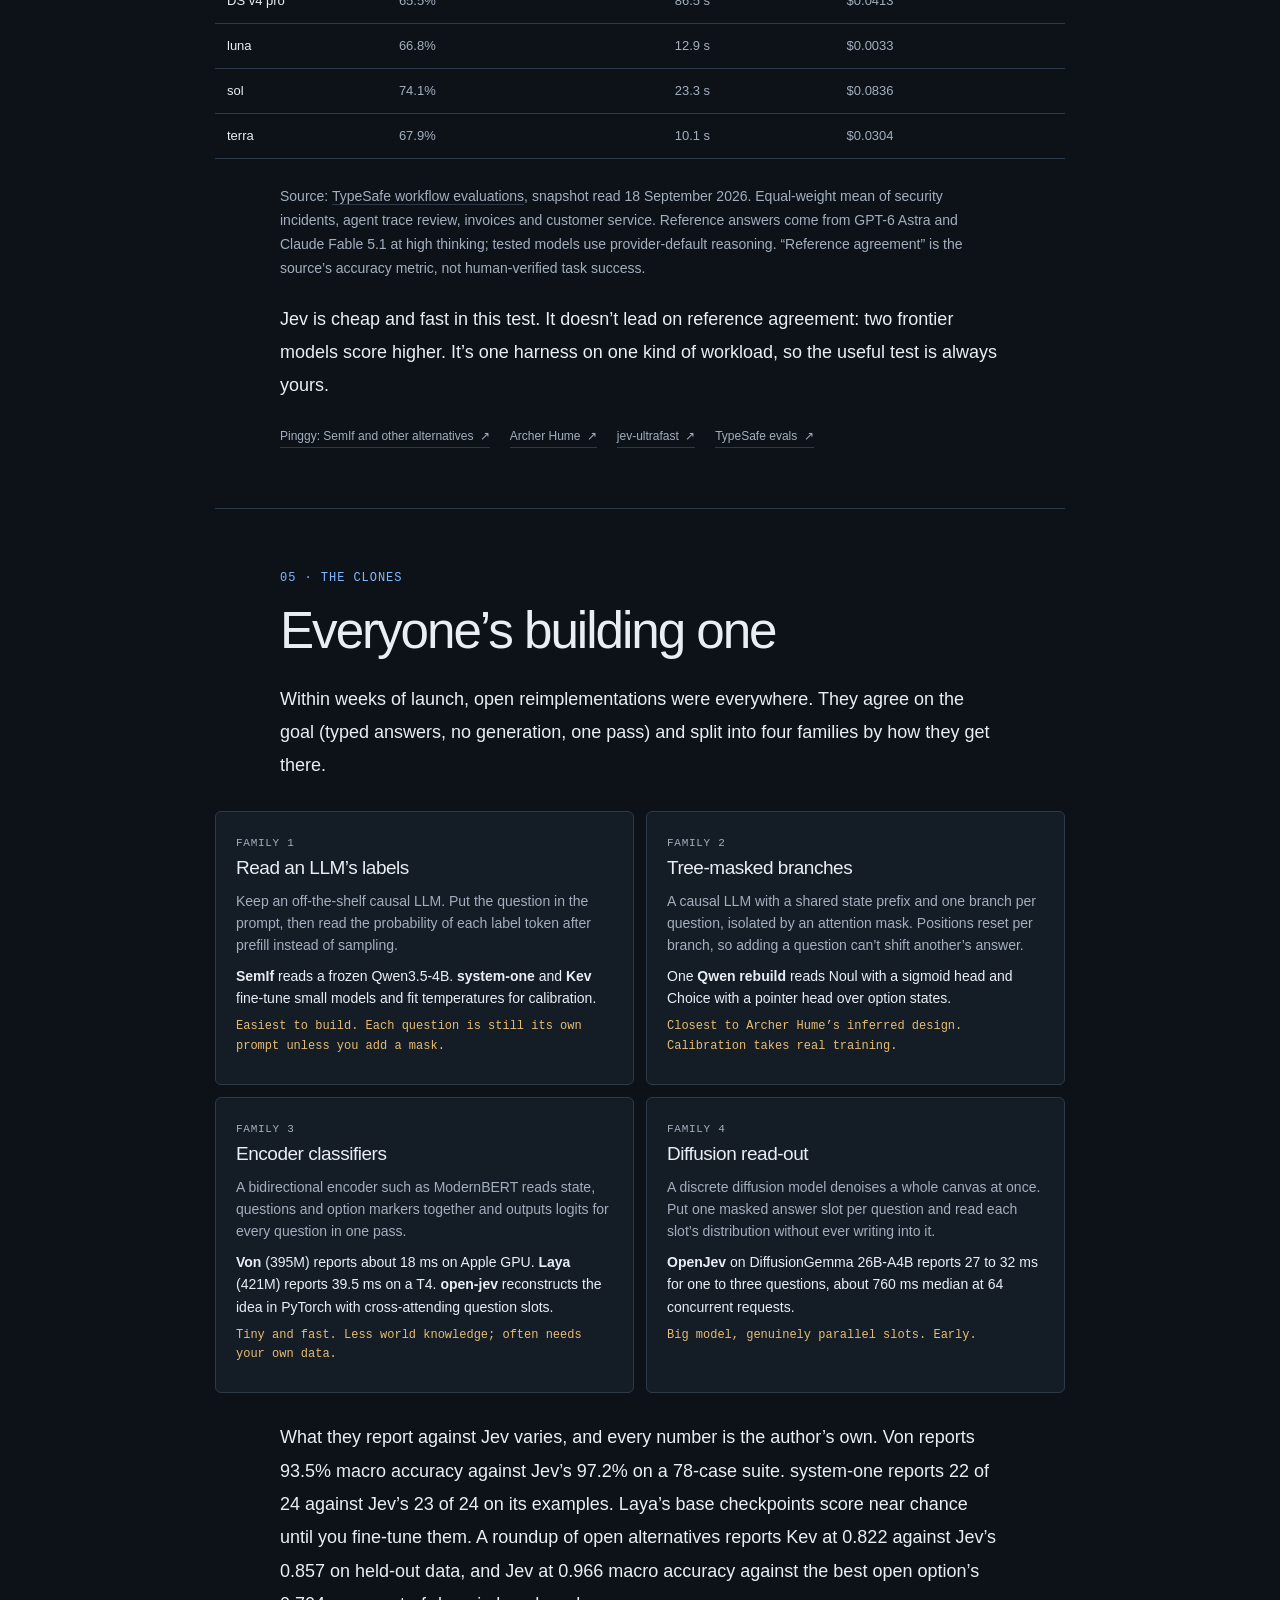
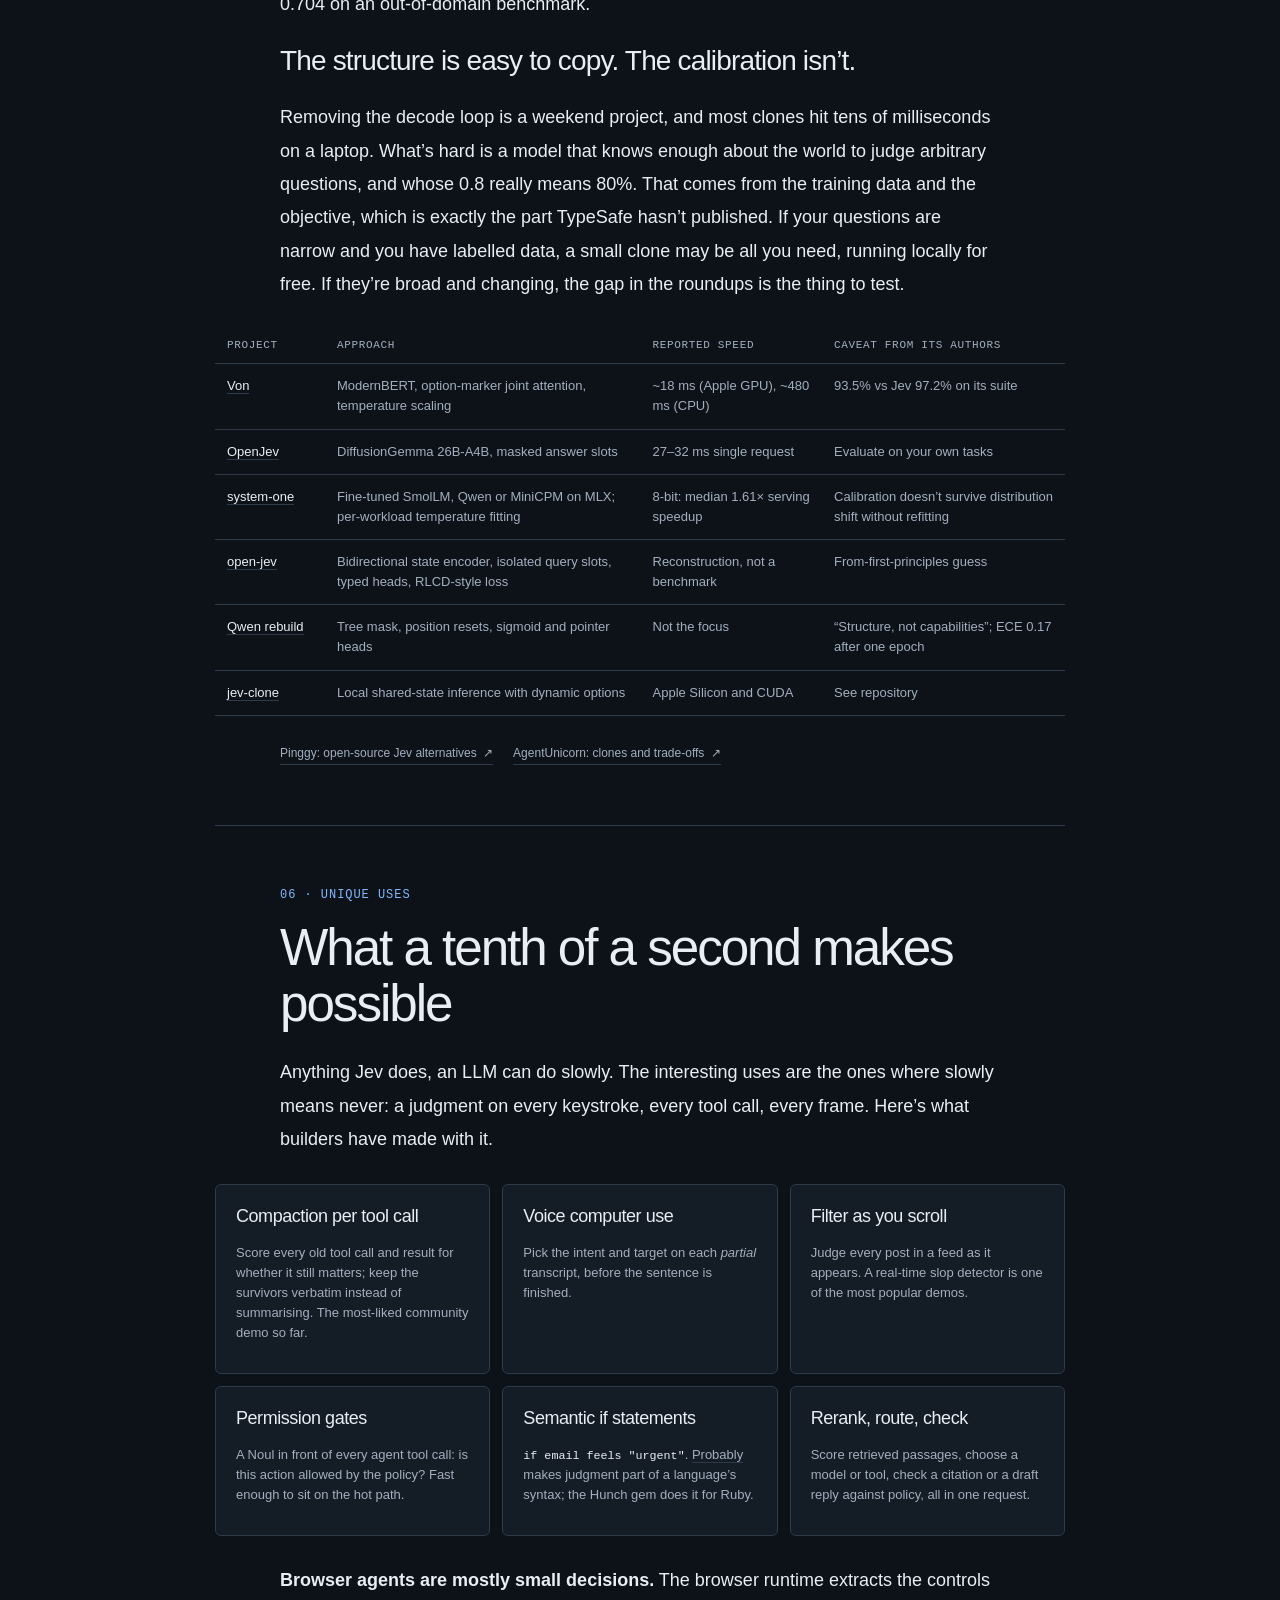
<file: architecture.html>
<!doctype html>
<html lang="en"><head><meta charset="utf-8"><meta name="viewport" content="width=device-width,initial-scale=1"><meta name="robots" content="noindex"><title>Two ways to answer the same ticket · Decision Models</title><link rel="canonical" href="https://sambhav.dev/jev-explained/#llm"><meta http-equiv="refresh" content="0; url=index.html#llm"><script>var h=location.hash.slice(1),keep=[];location.replace('index.html#'+(keep.indexOf(h)>-1?h:'llm'));</script><style>body{margin:0;padding:40px 20px;background:#0d1219;color:#e9eef4;font:16px Arial,sans-serif}a{color:#82b9ff}</style></head>
<body><p>This chapter is now part of one essay. <a href="index.html#llm">Continue to “Two ways to answer the same ticket” →</a></p></body></html>
</file>
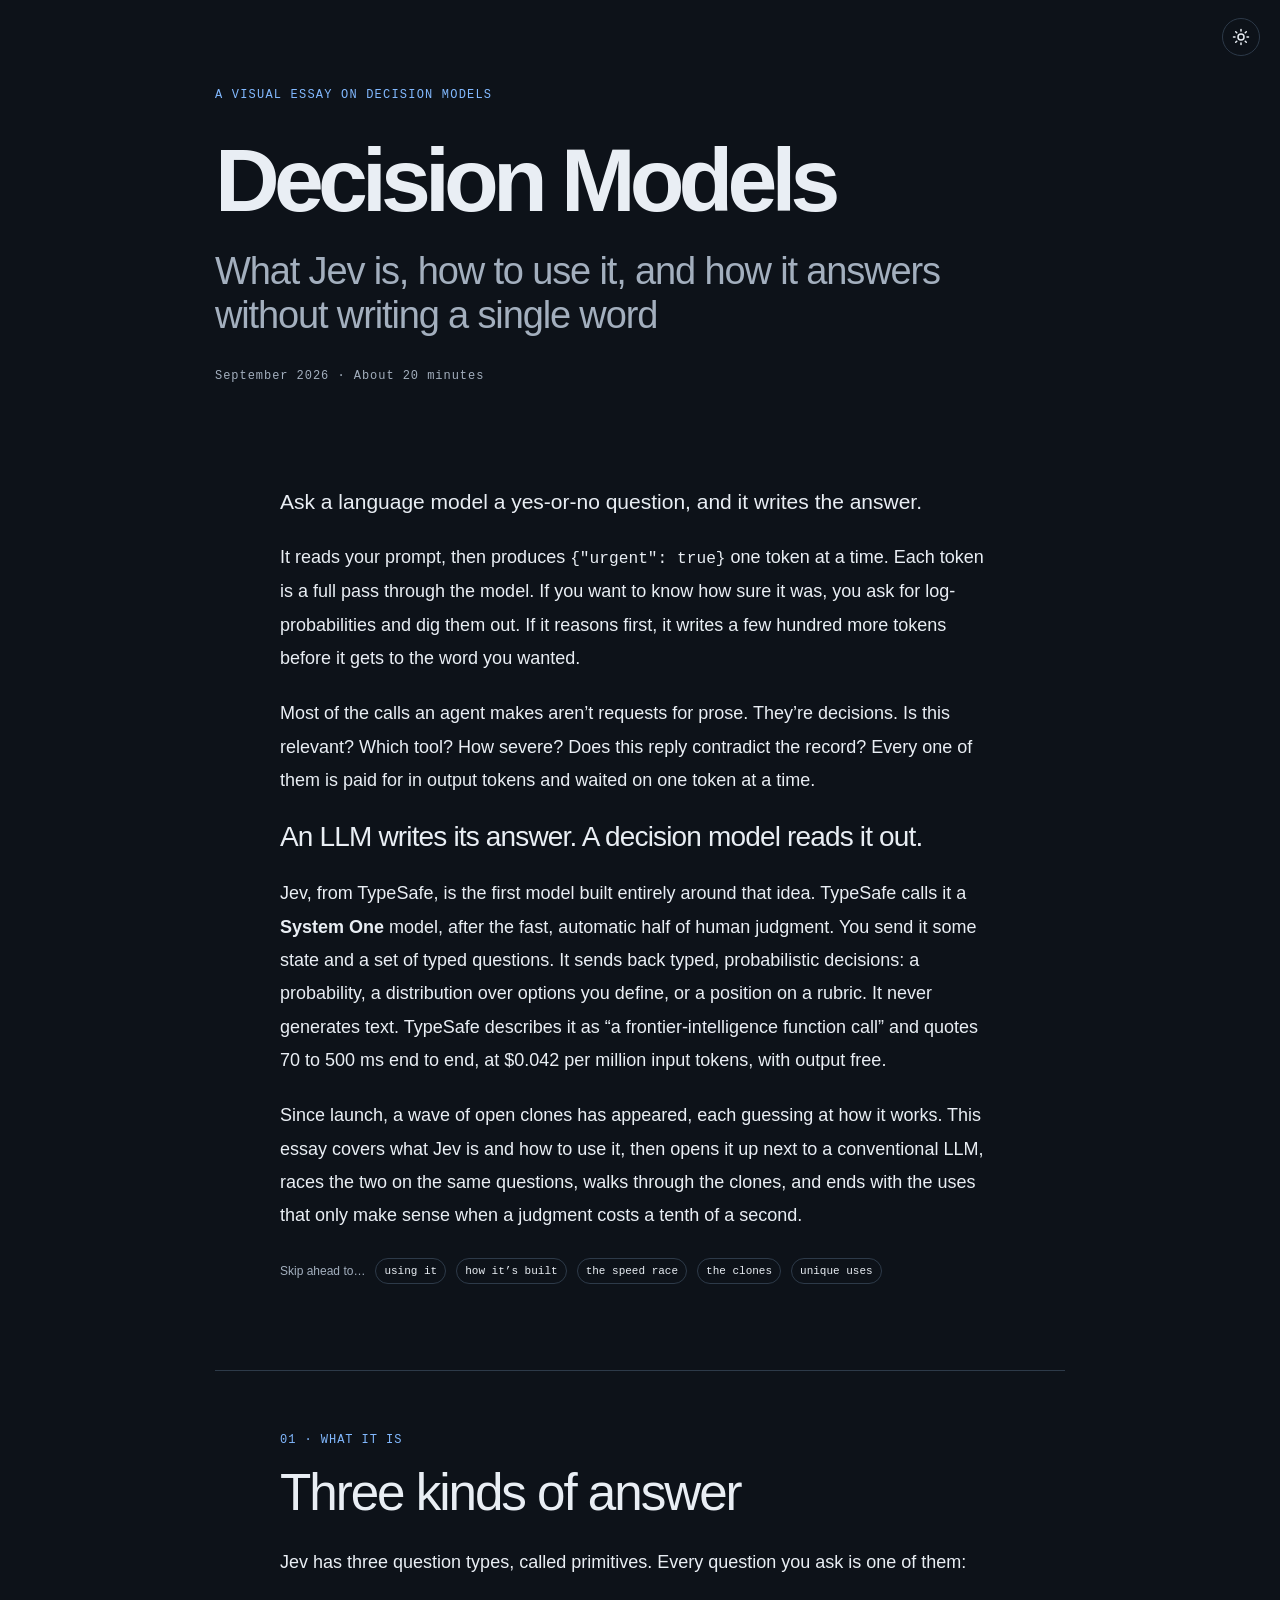
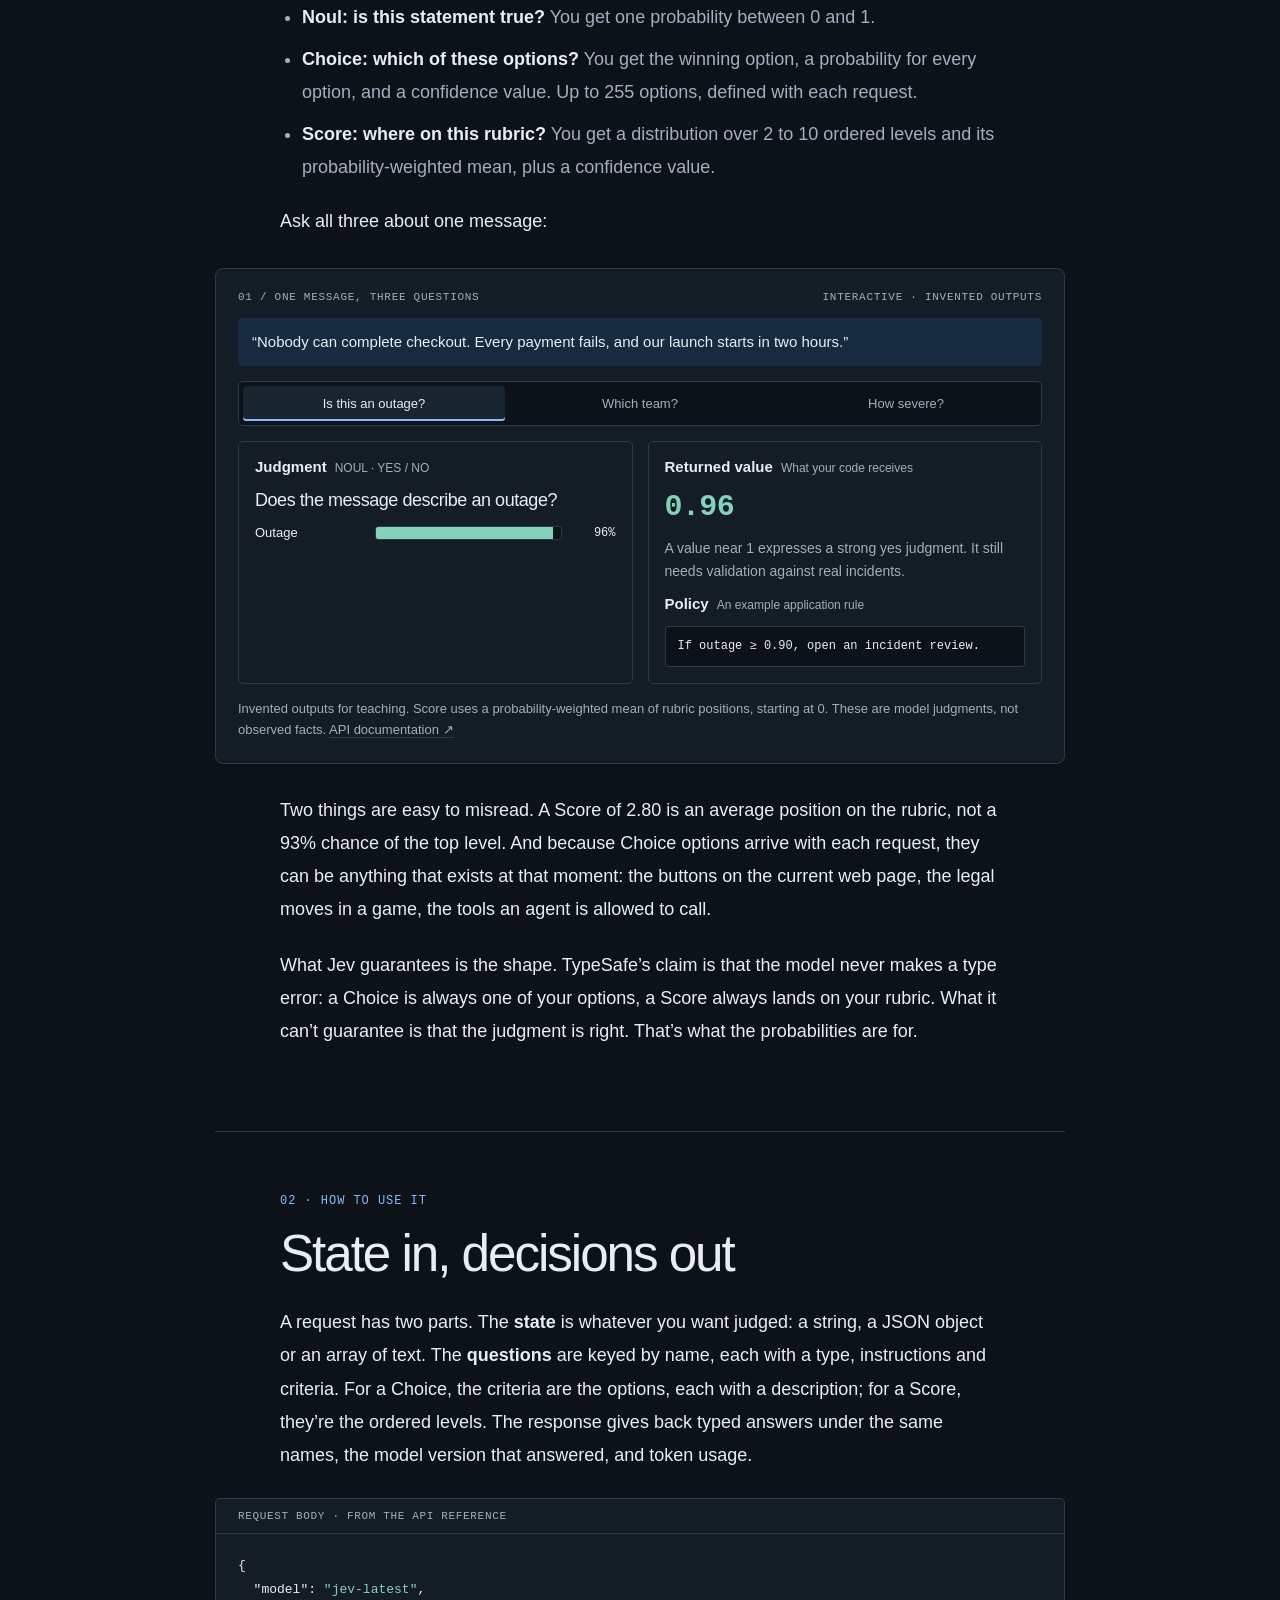
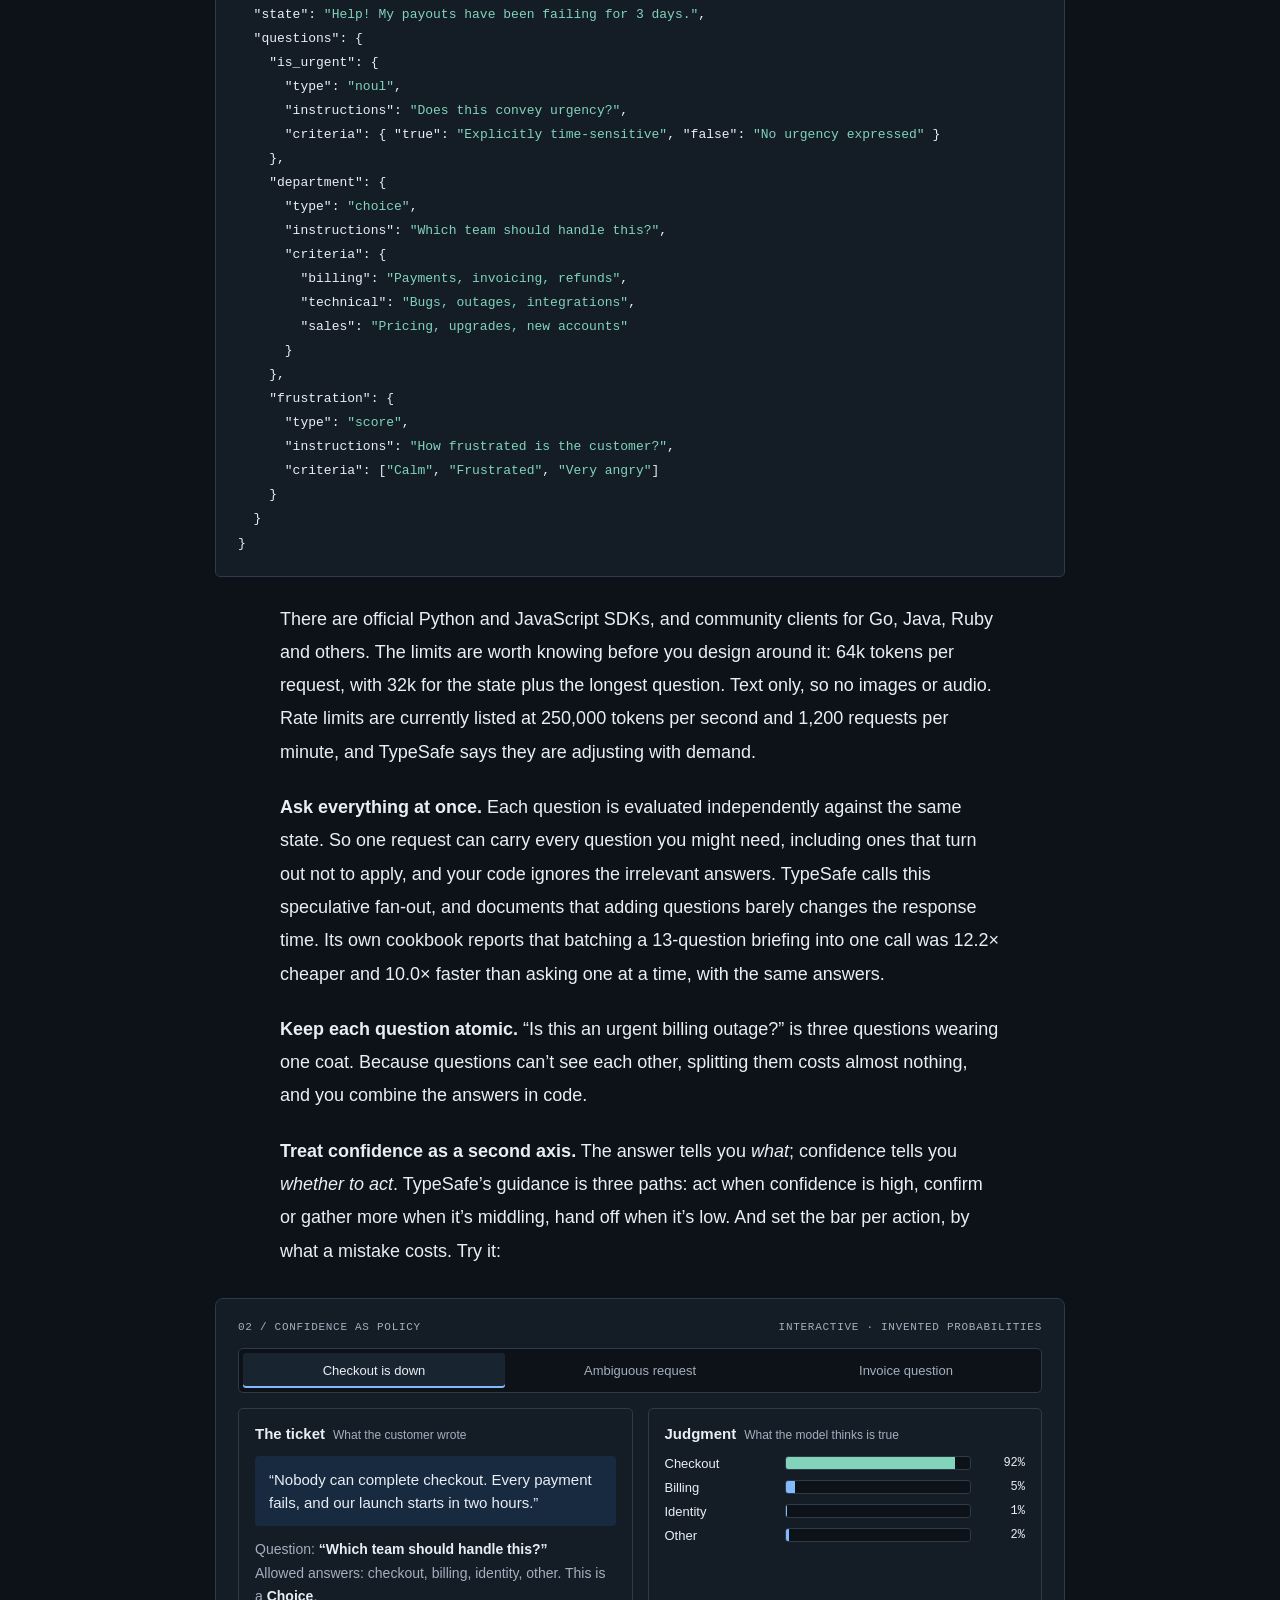
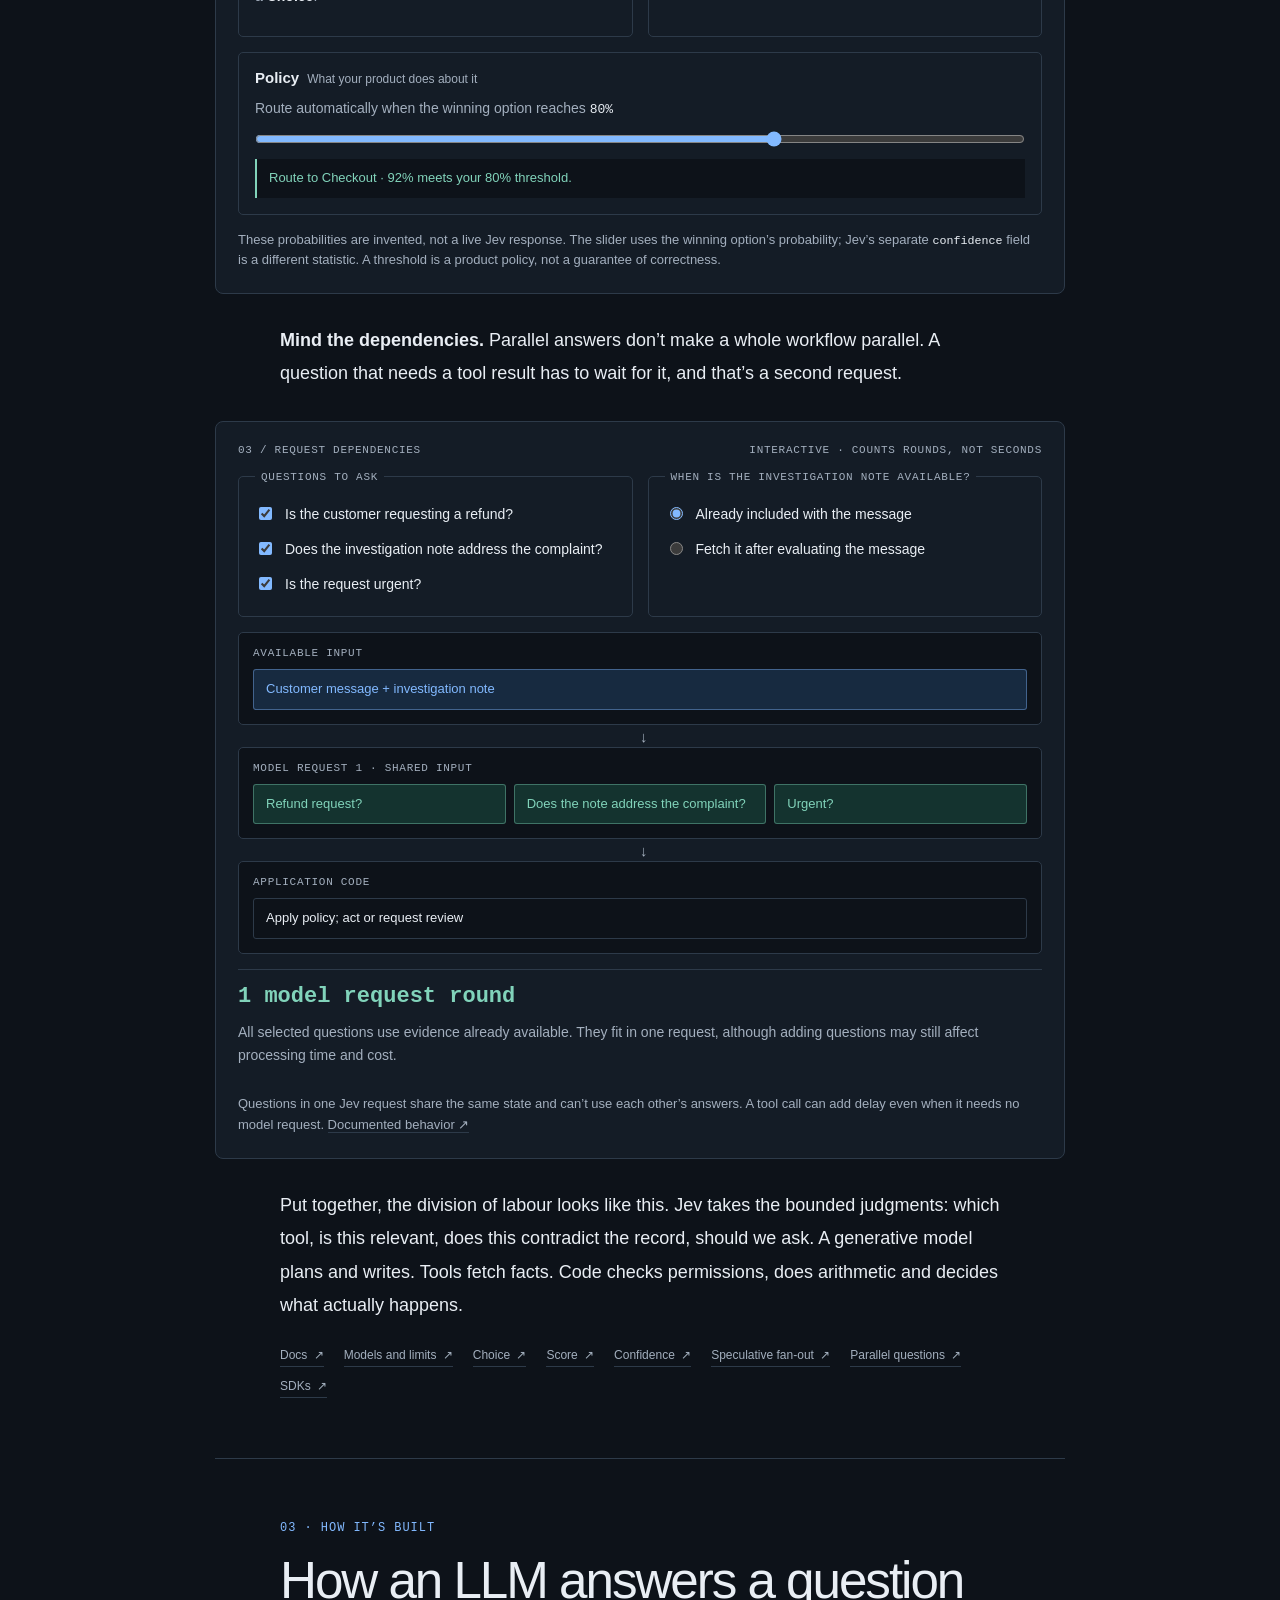
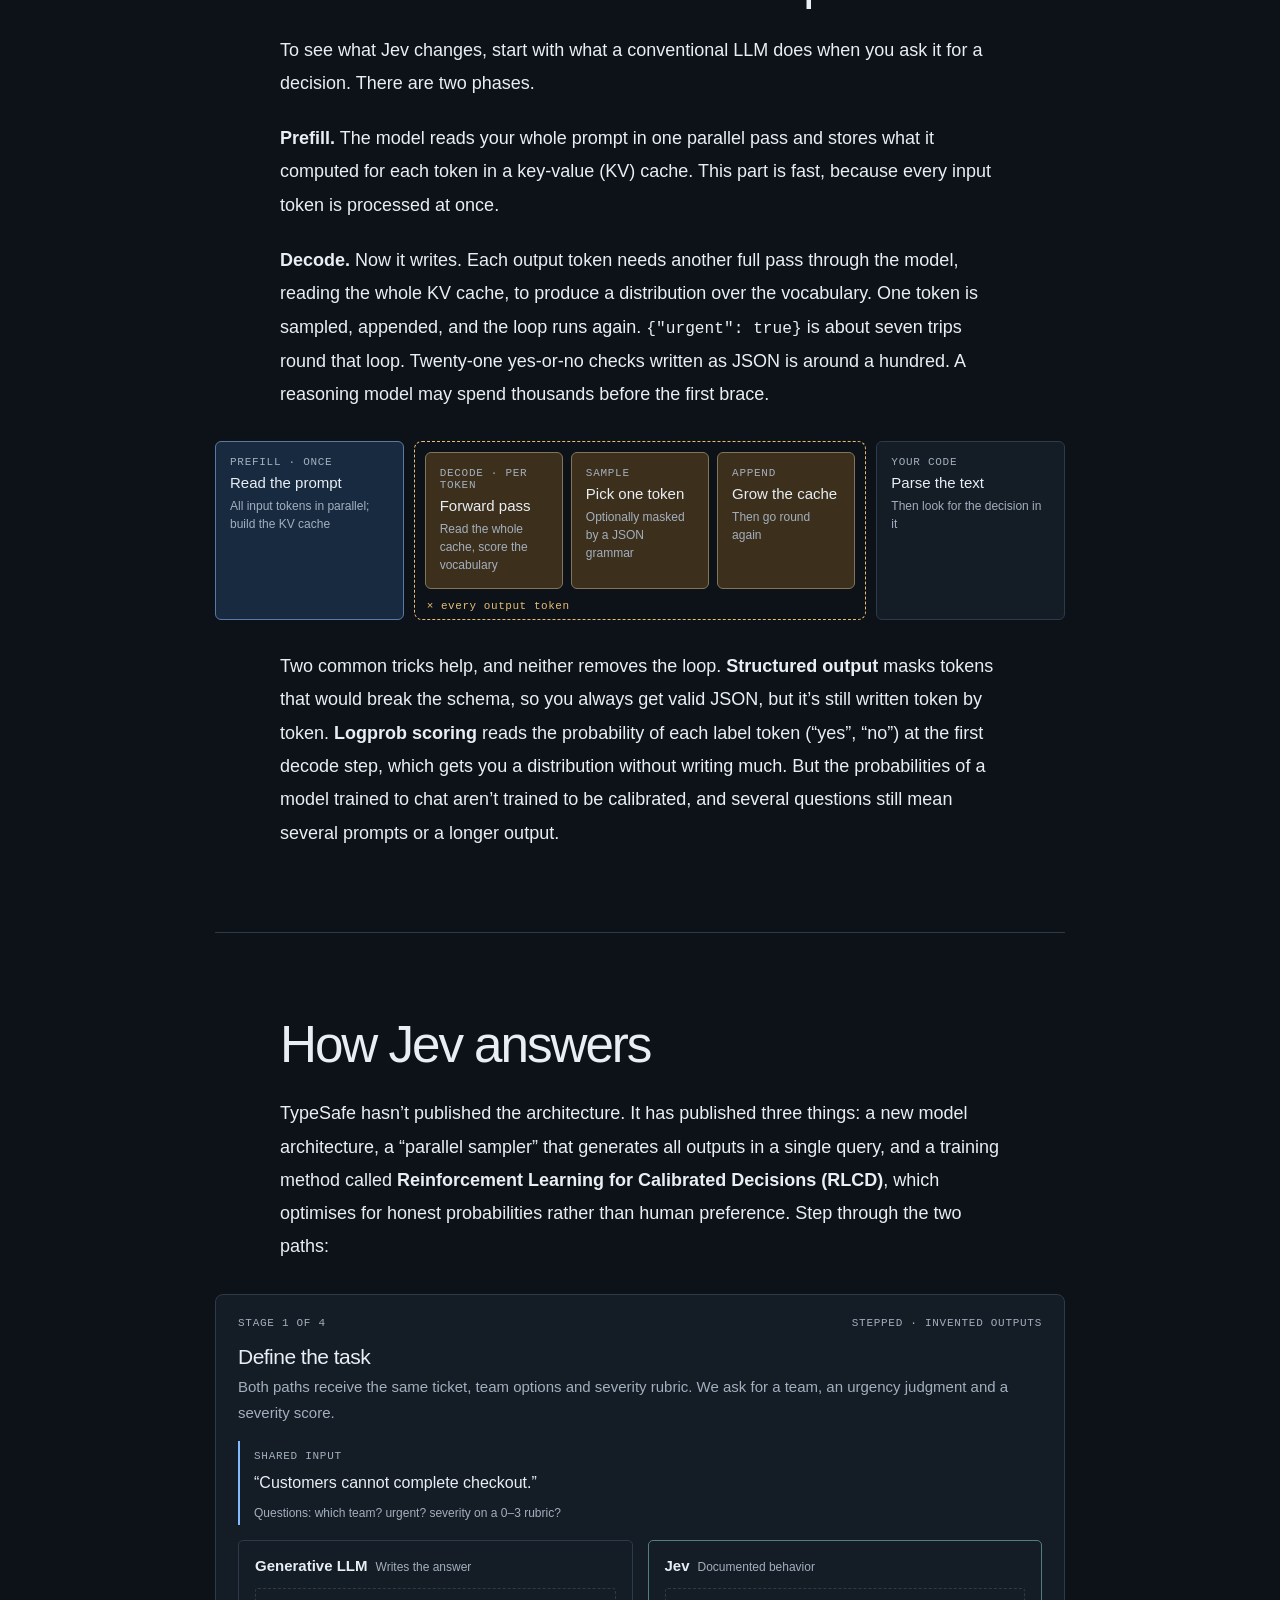
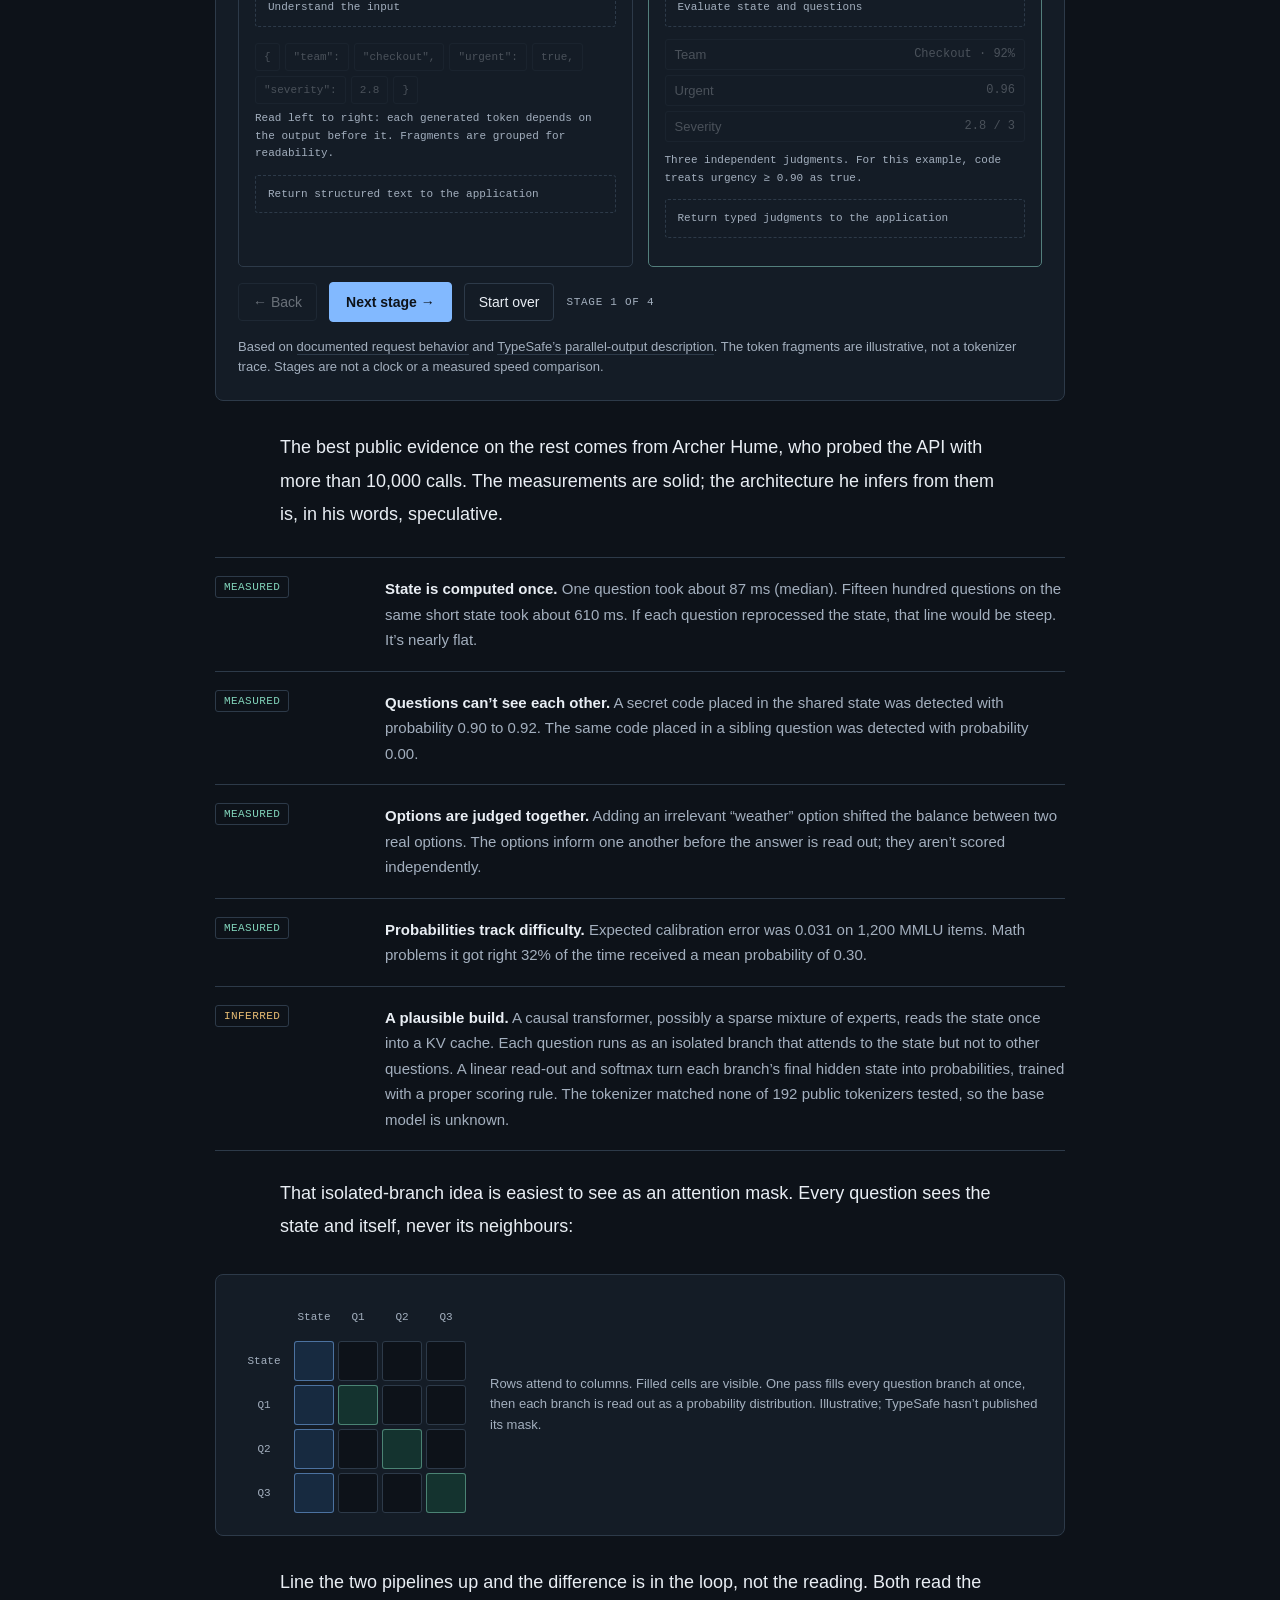
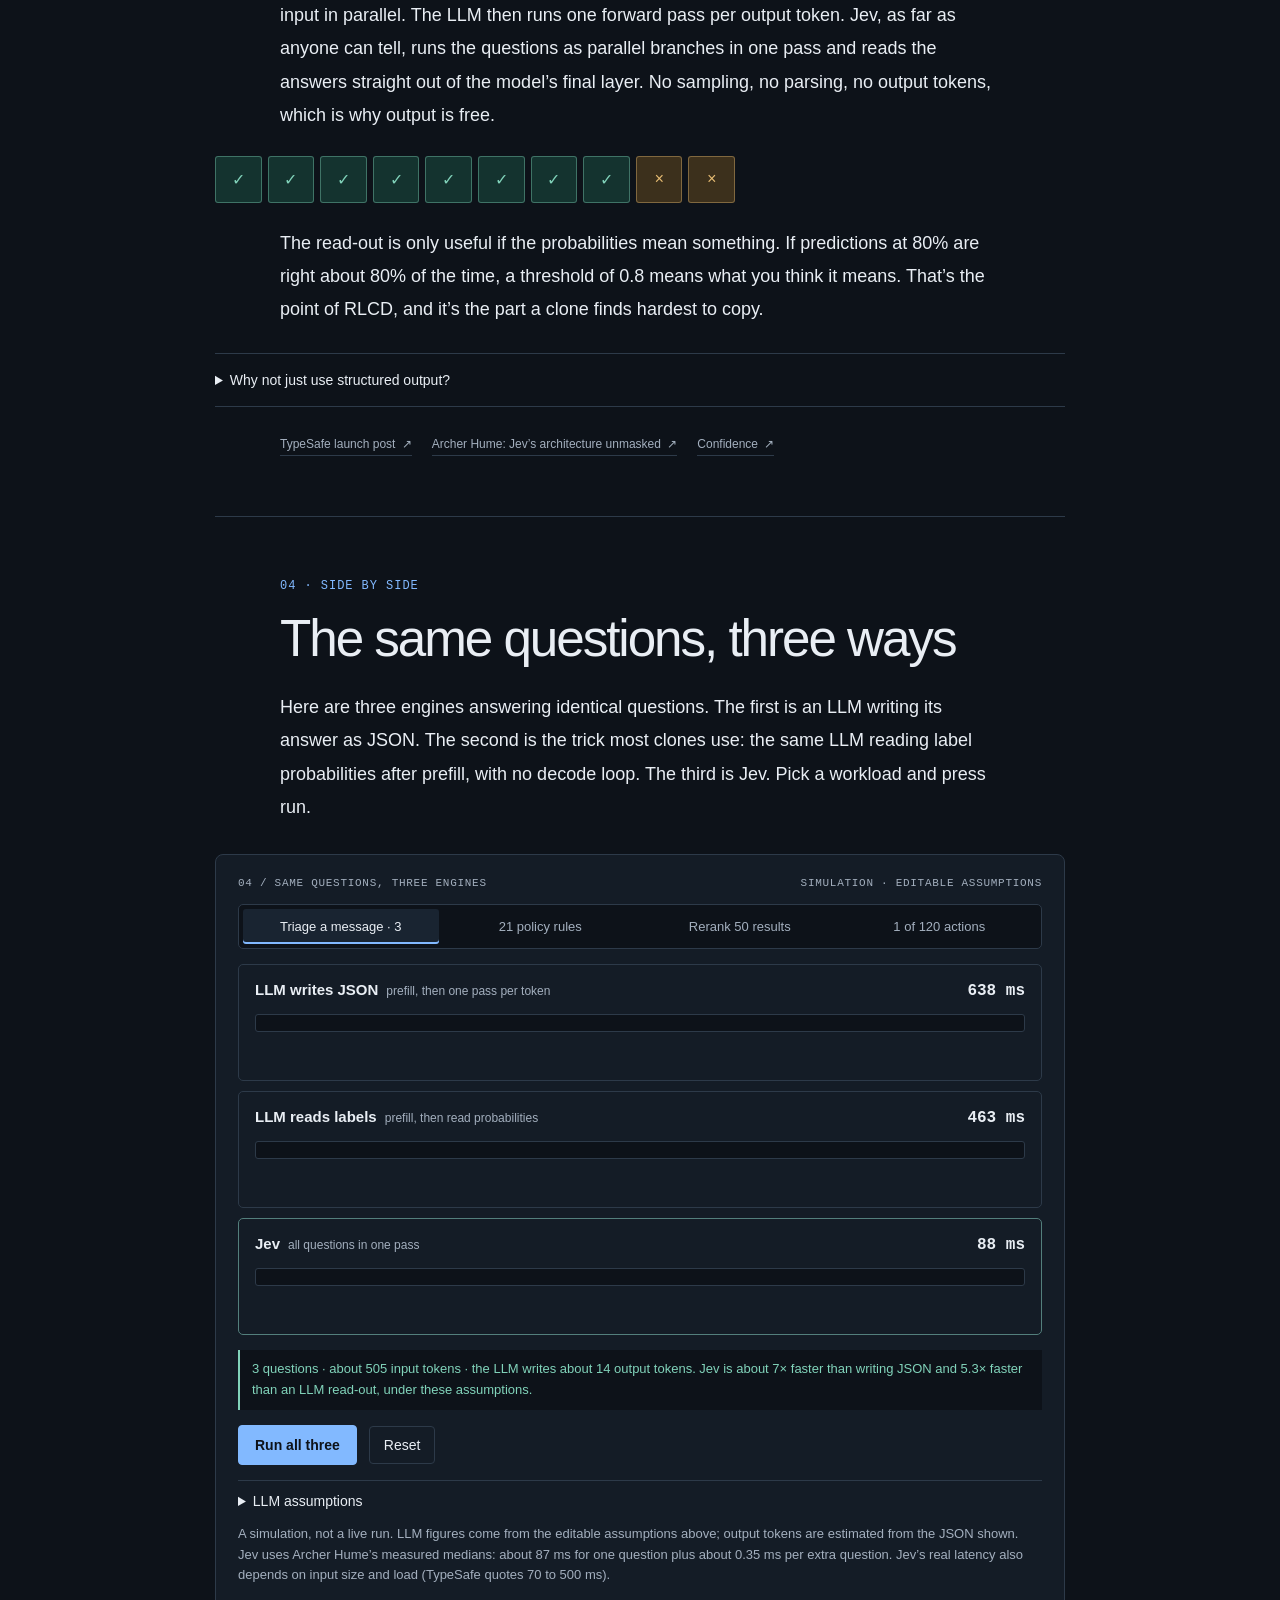
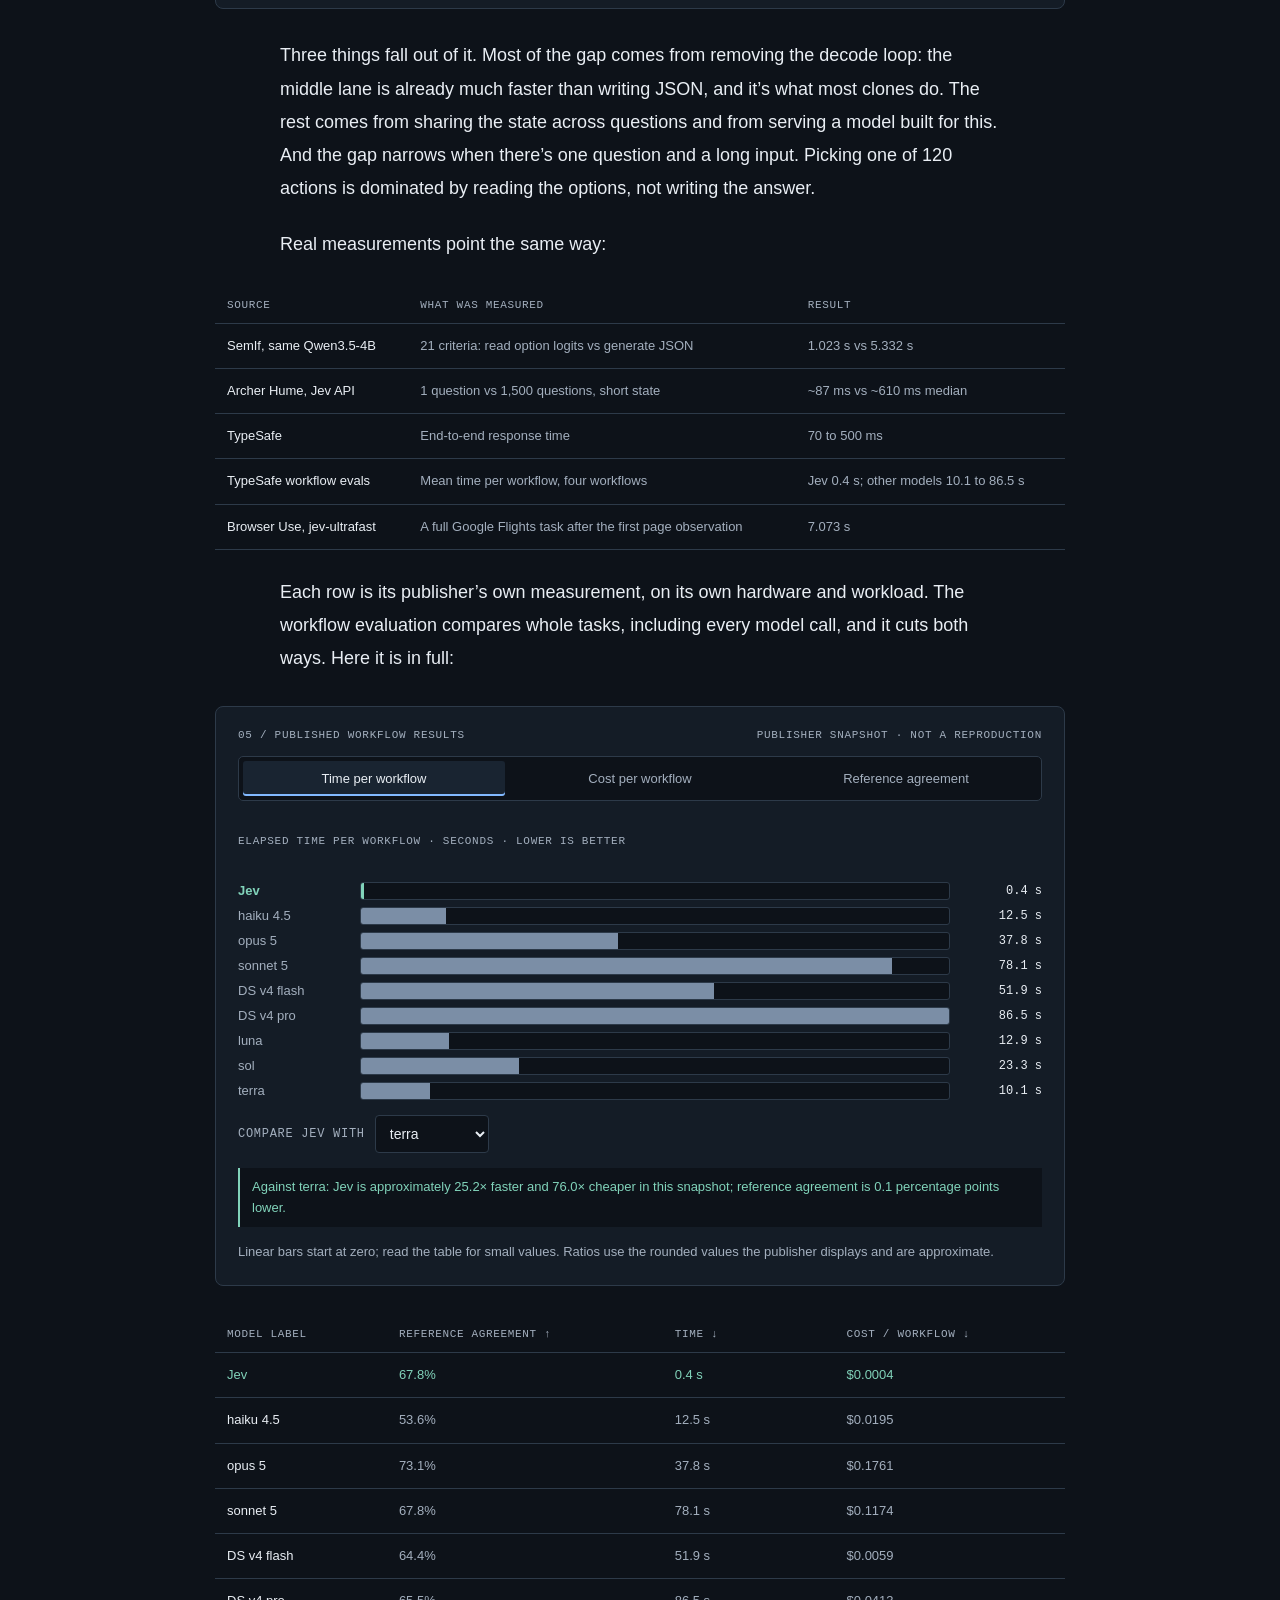
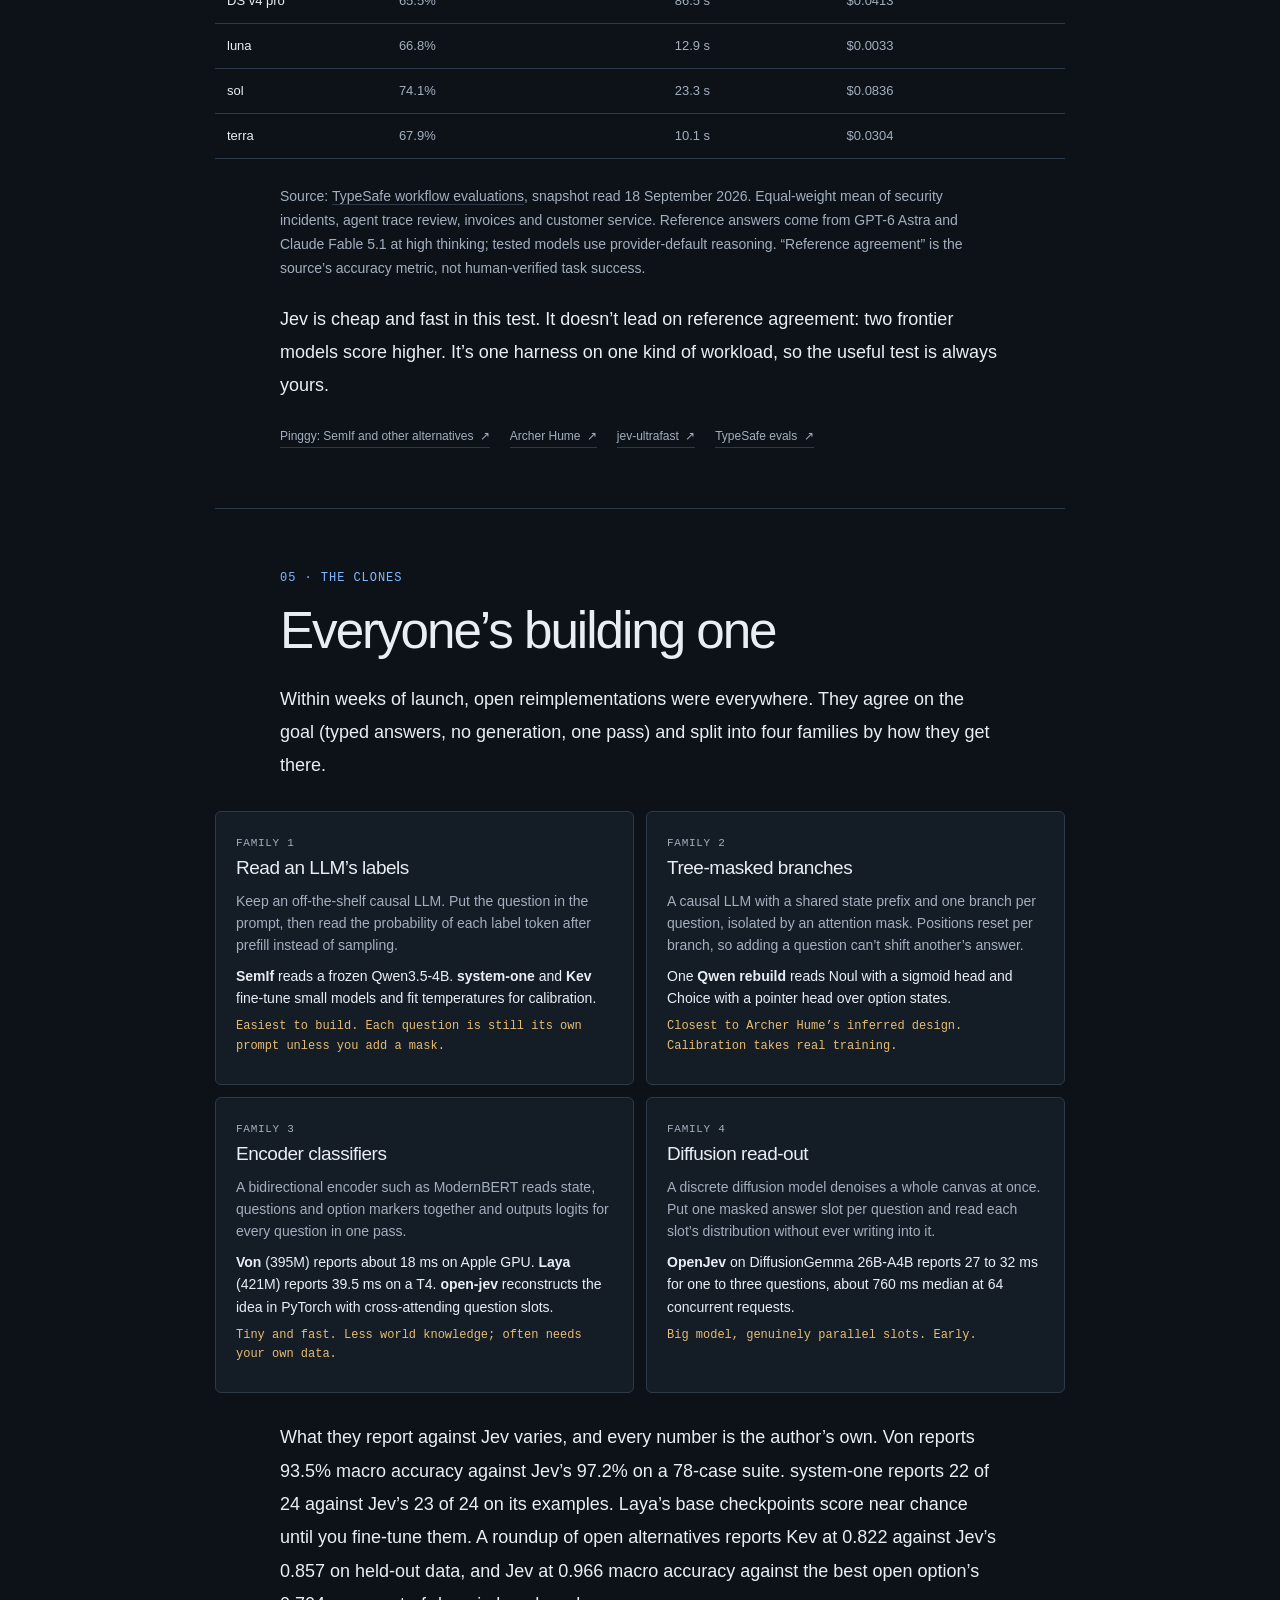
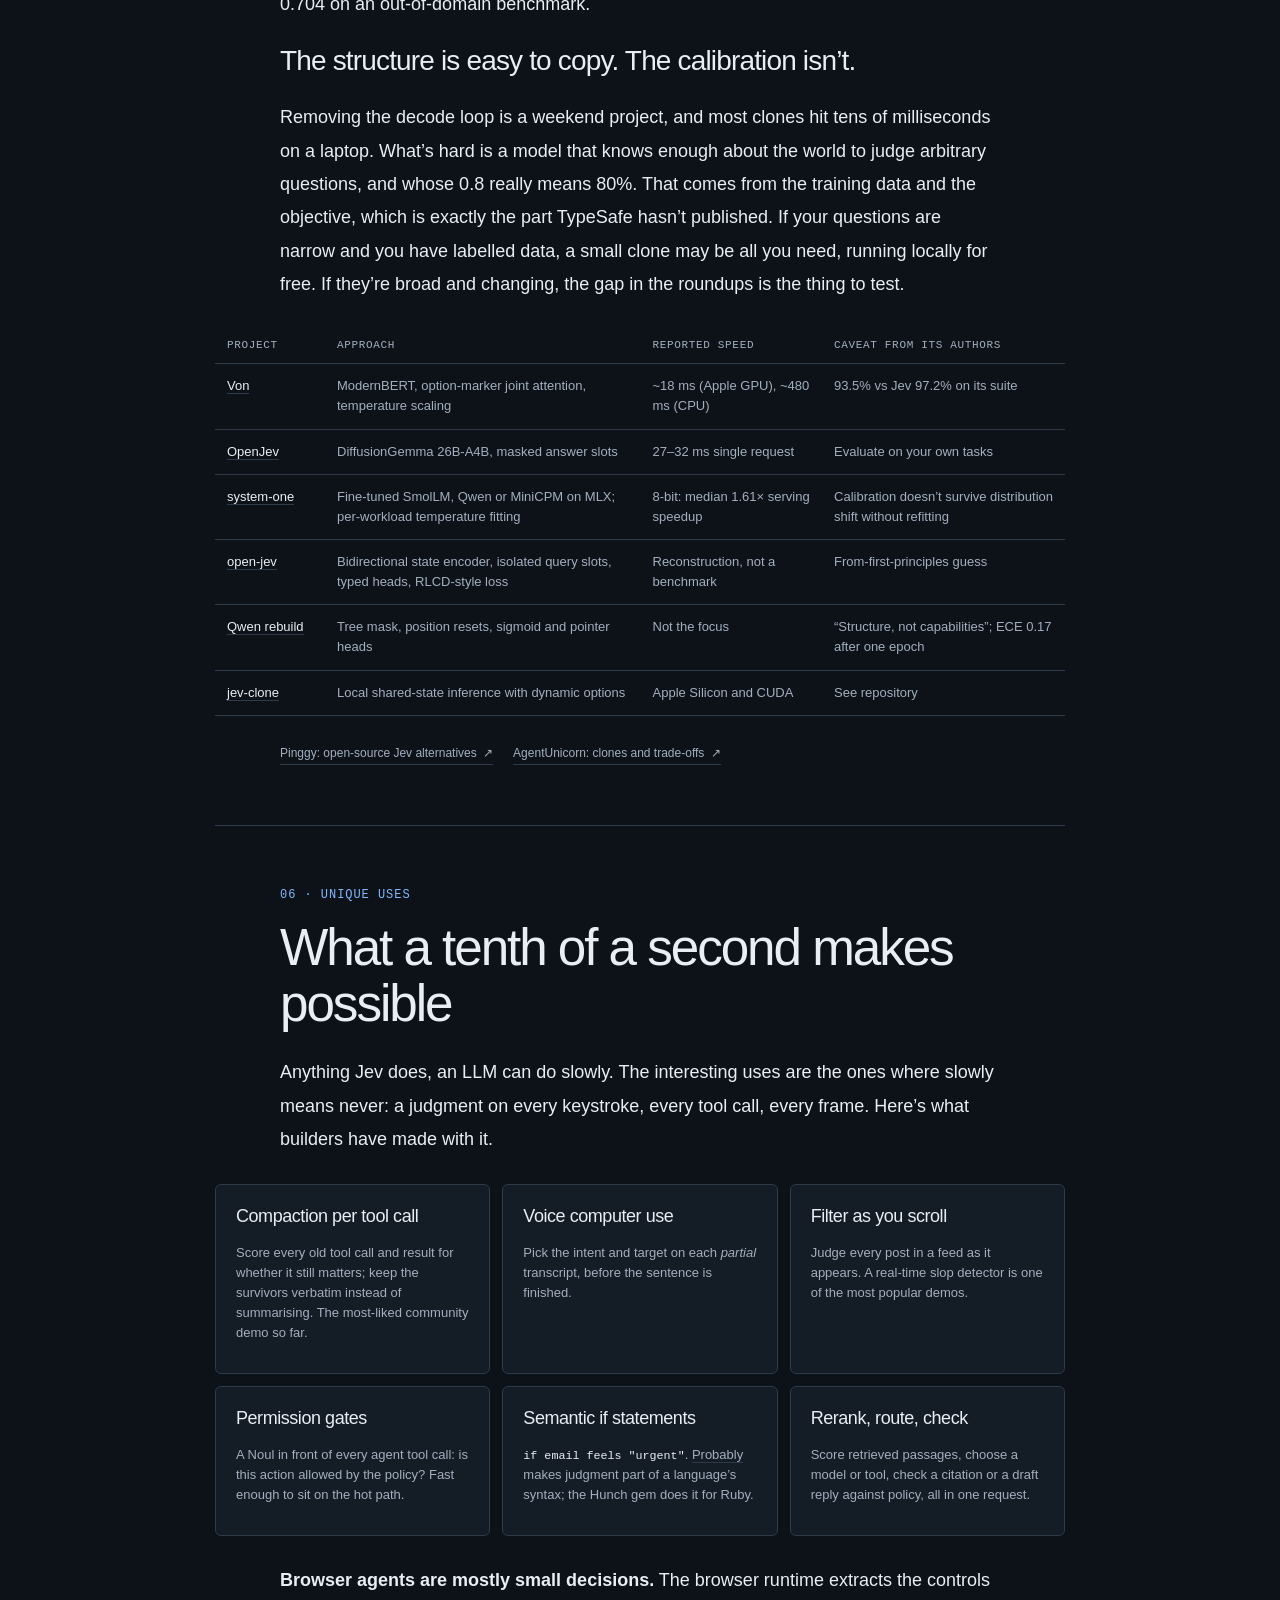
<file: benchmarks.html>
<!doctype html>
<html lang="en"><head><meta charset="utf-8"><meta name="viewport" content="width=device-width,initial-scale=1"><meta name="robots" content="noindex"><title>What the recordings and benchmarks show · Decision Models</title><link rel="canonical" href="https://sambhav.dev/jev-explained/#race"><meta http-equiv="refresh" content="0; url=index.html#race"><script>var h=location.hash.slice(1),keep=[];location.replace('index.html#'+(keep.indexOf(h)>-1?h:'race'));</script><style>body{margin:0;padding:40px 20px;background:#0d1219;color:#e9eef4;font:16px Arial,sans-serif}a{color:#82b9ff}</style></head>
<body><p>This chapter is now part of one essay. <a href="index.html#race">Continue to “What the recordings and benchmarks show” →</a></p></body></html>
</file>
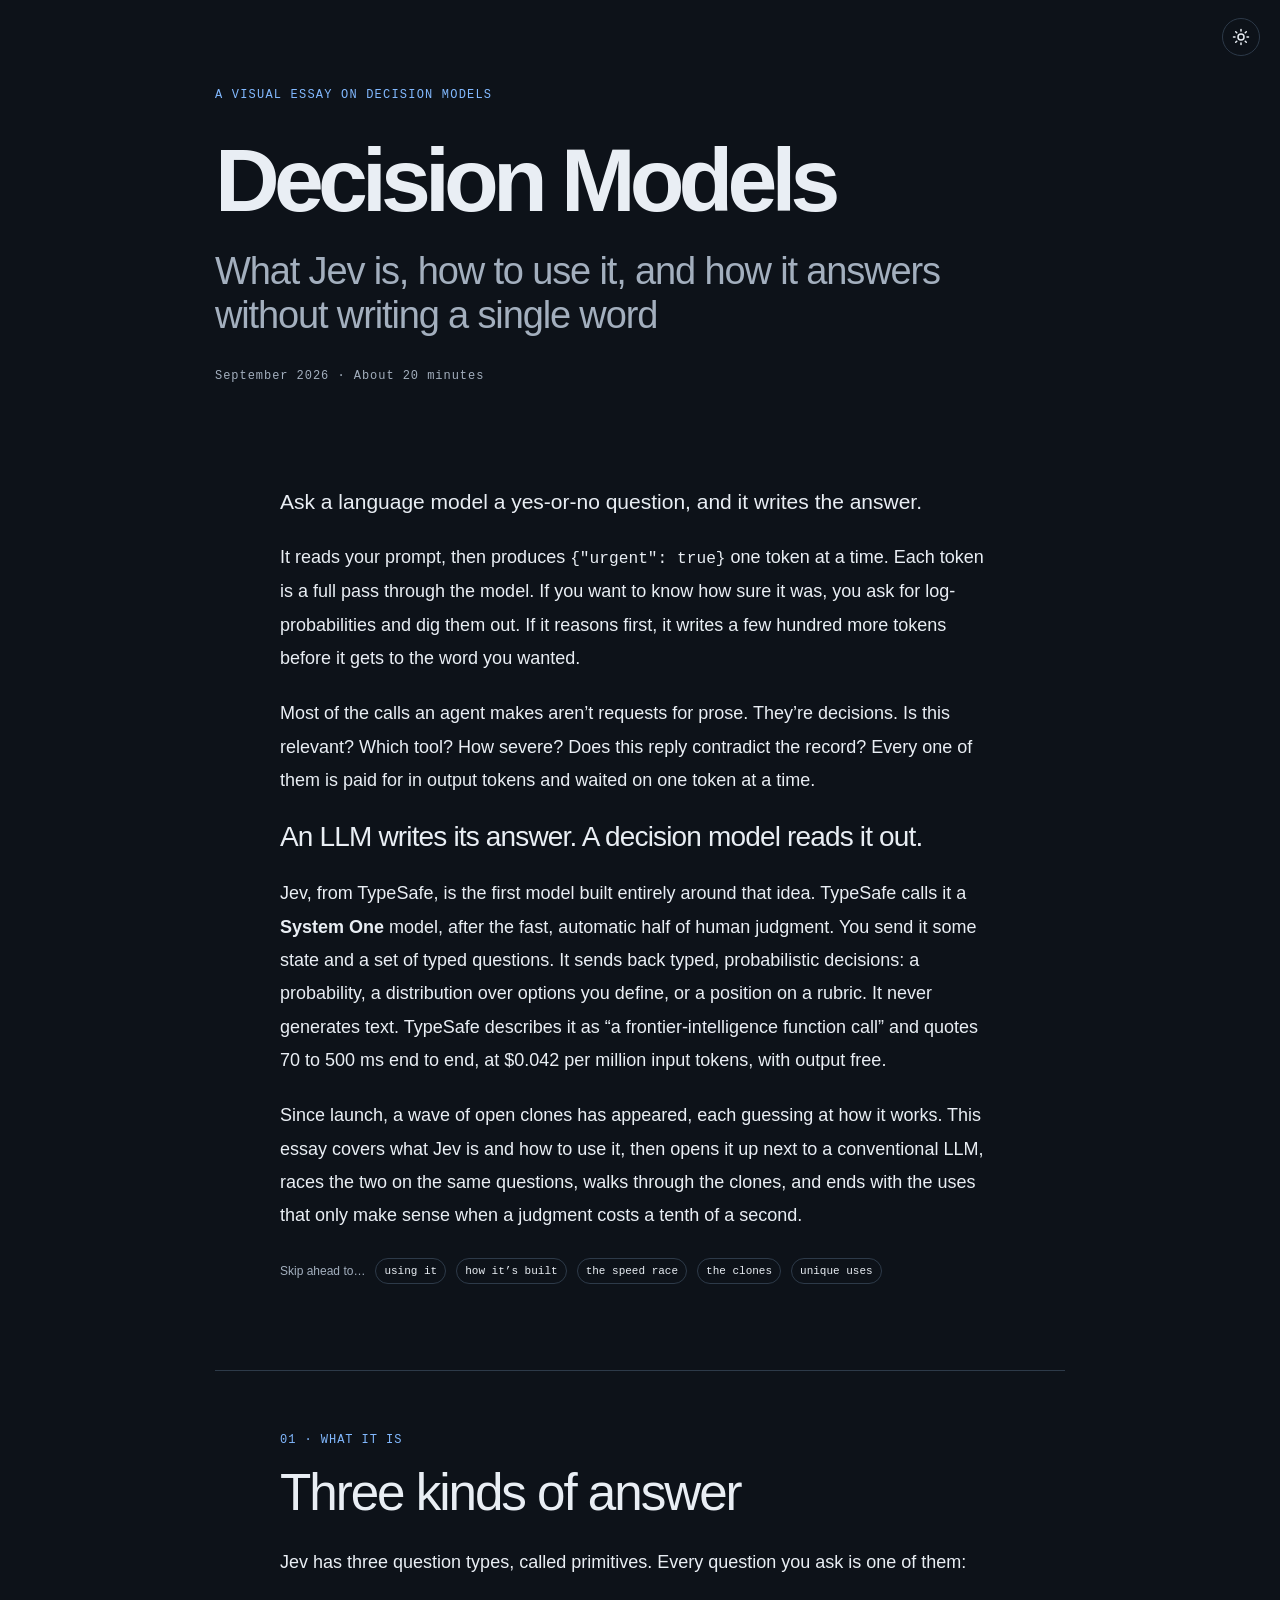
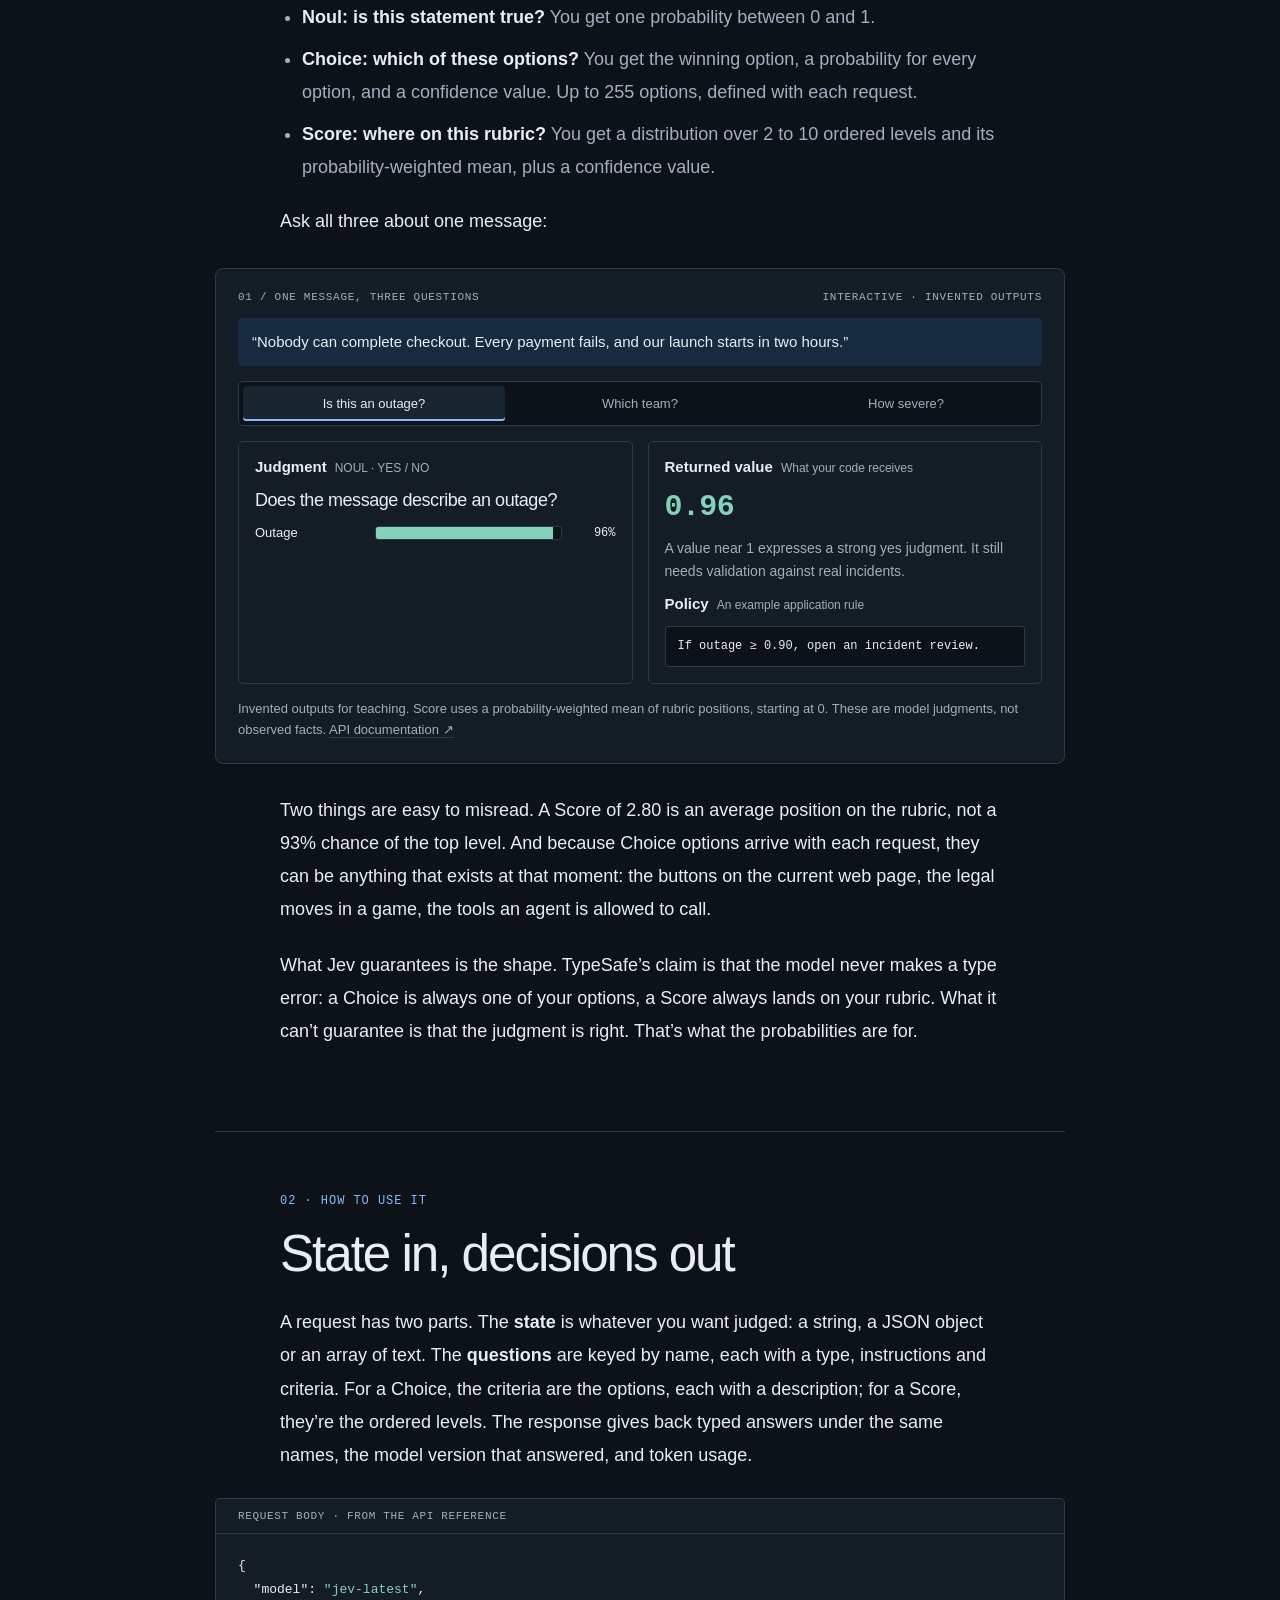
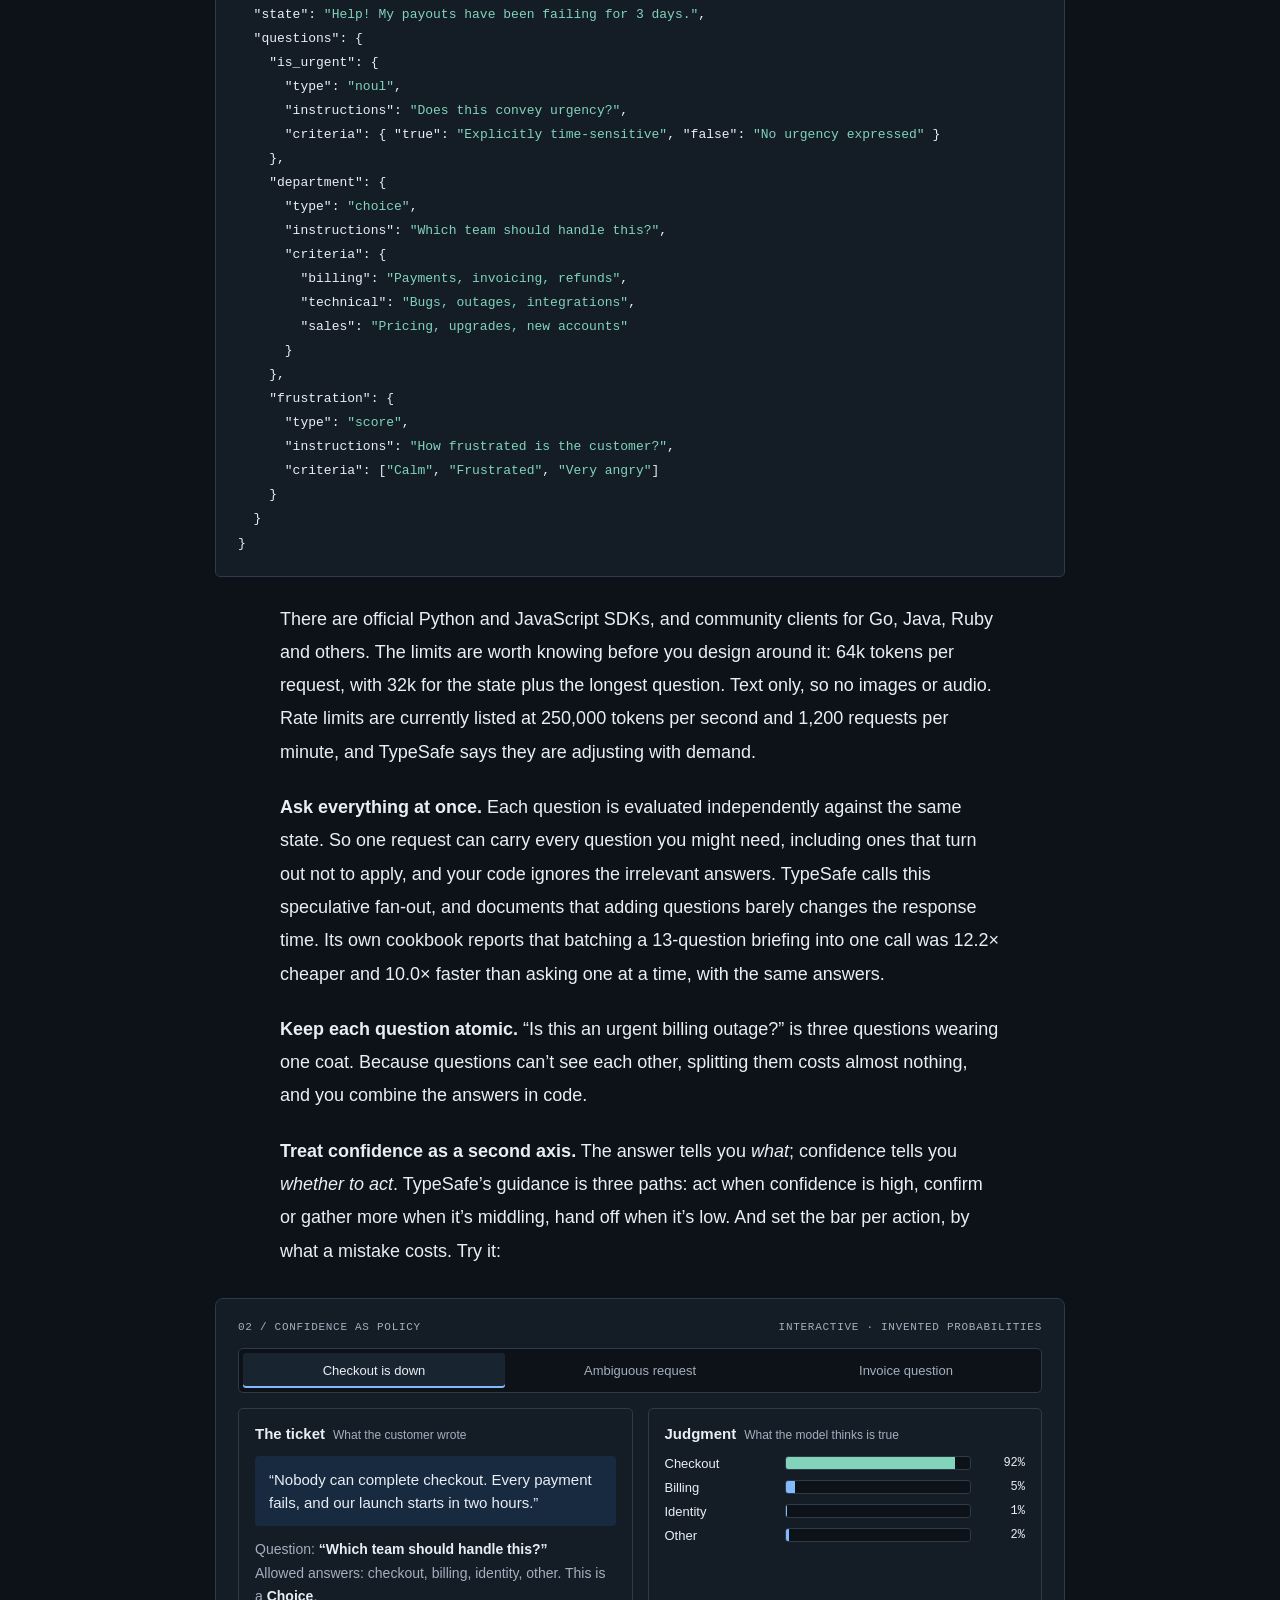
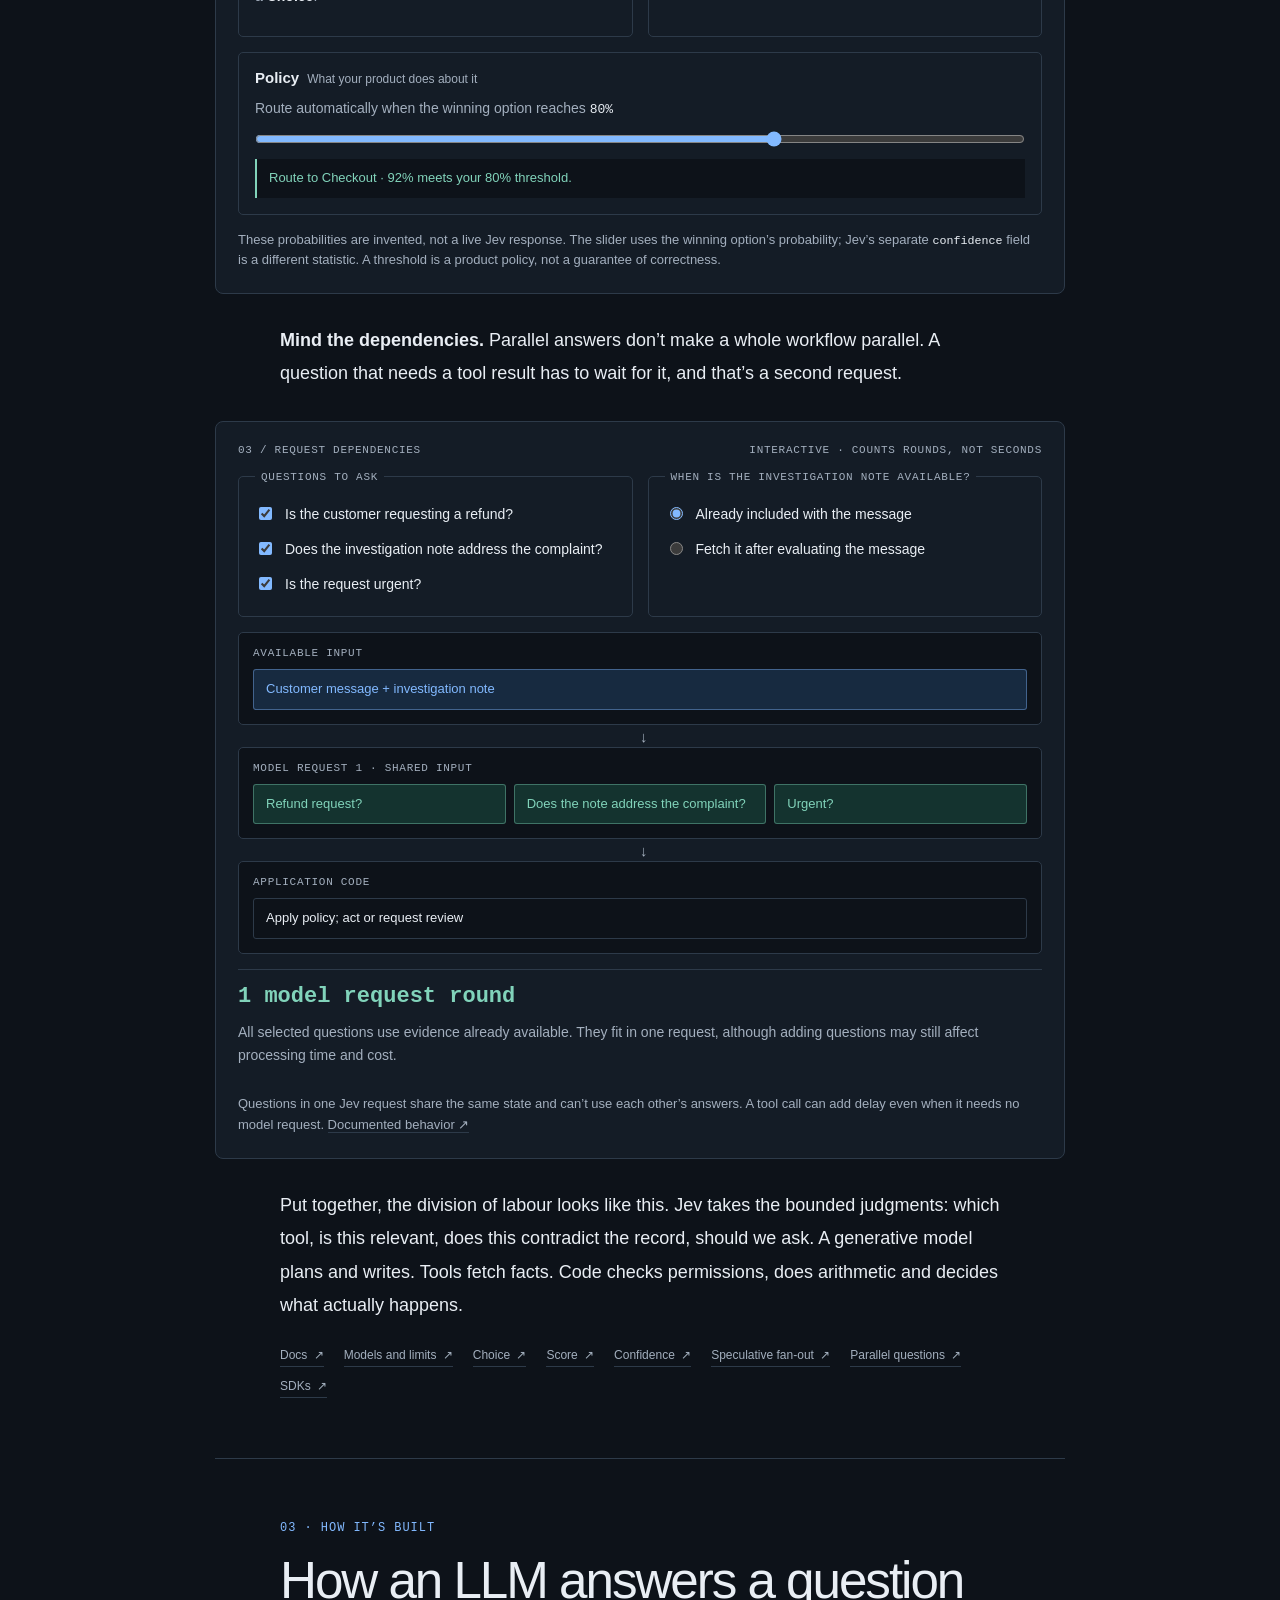
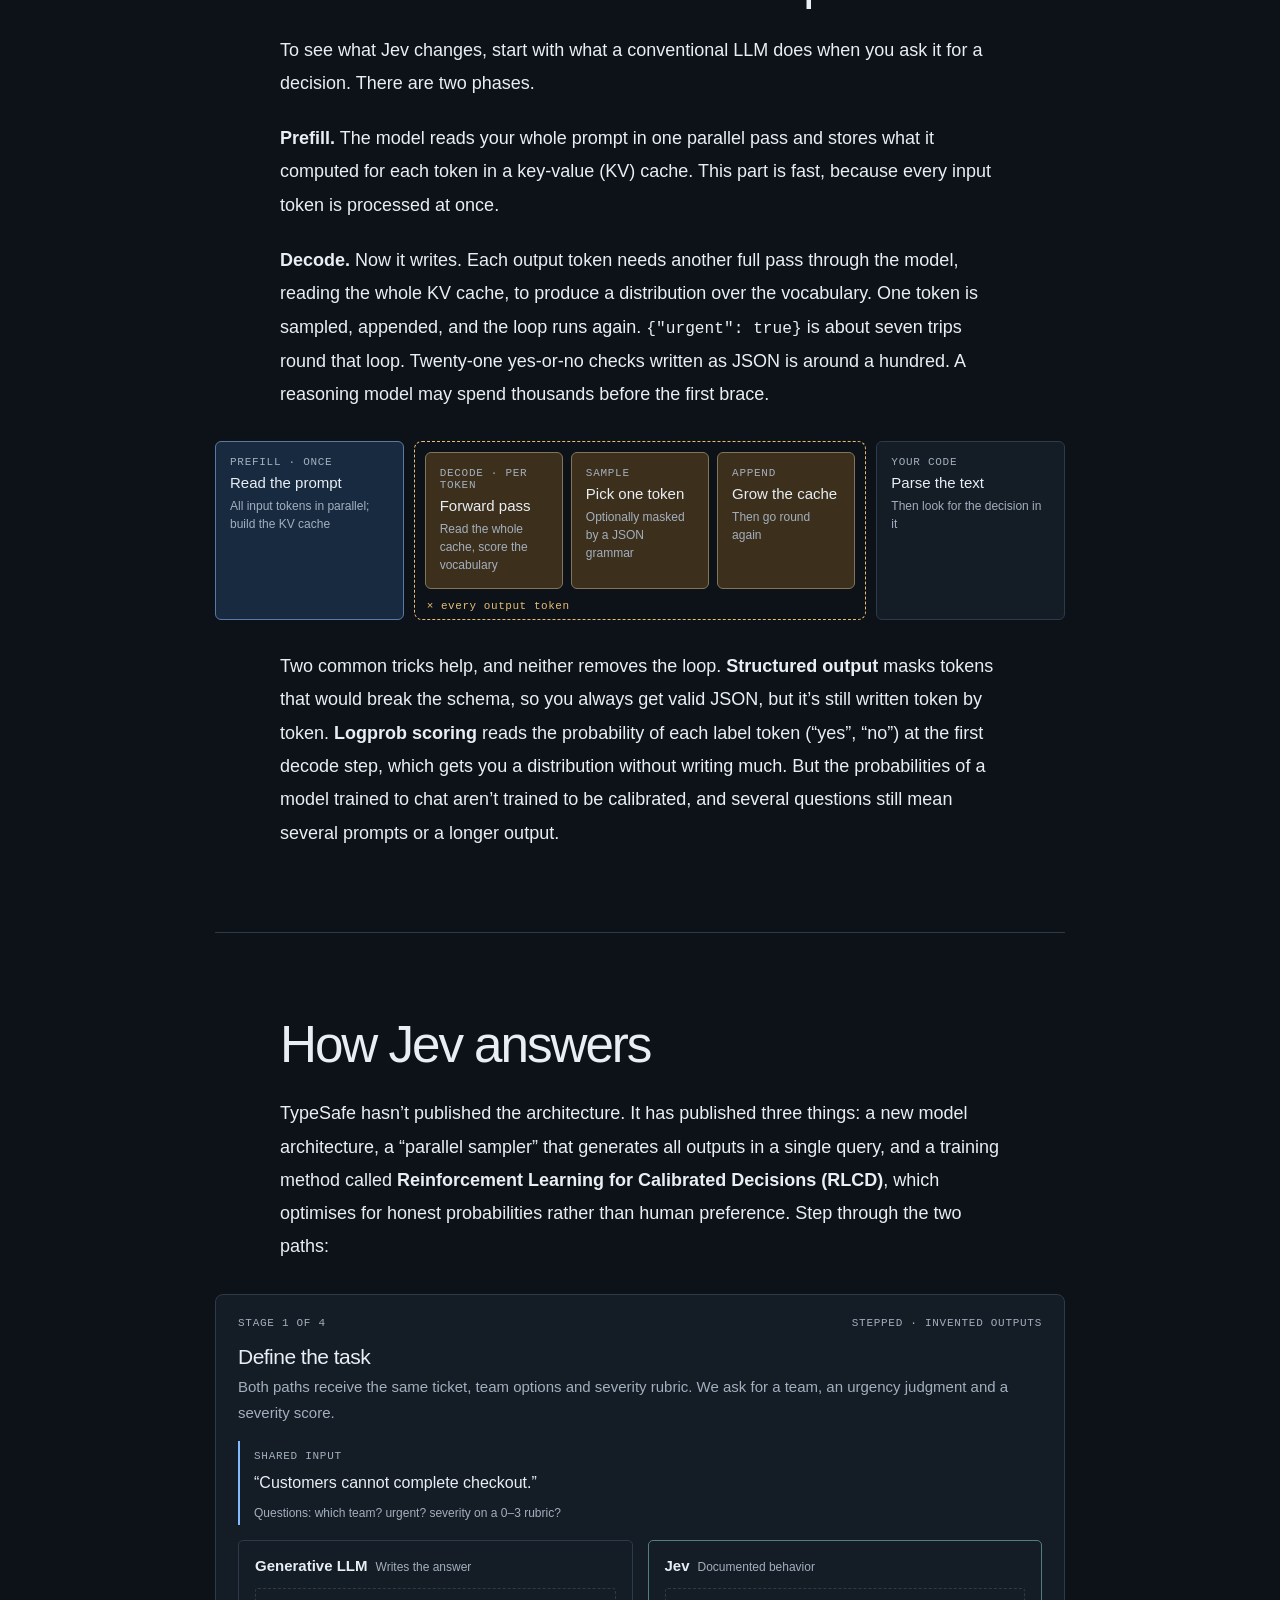
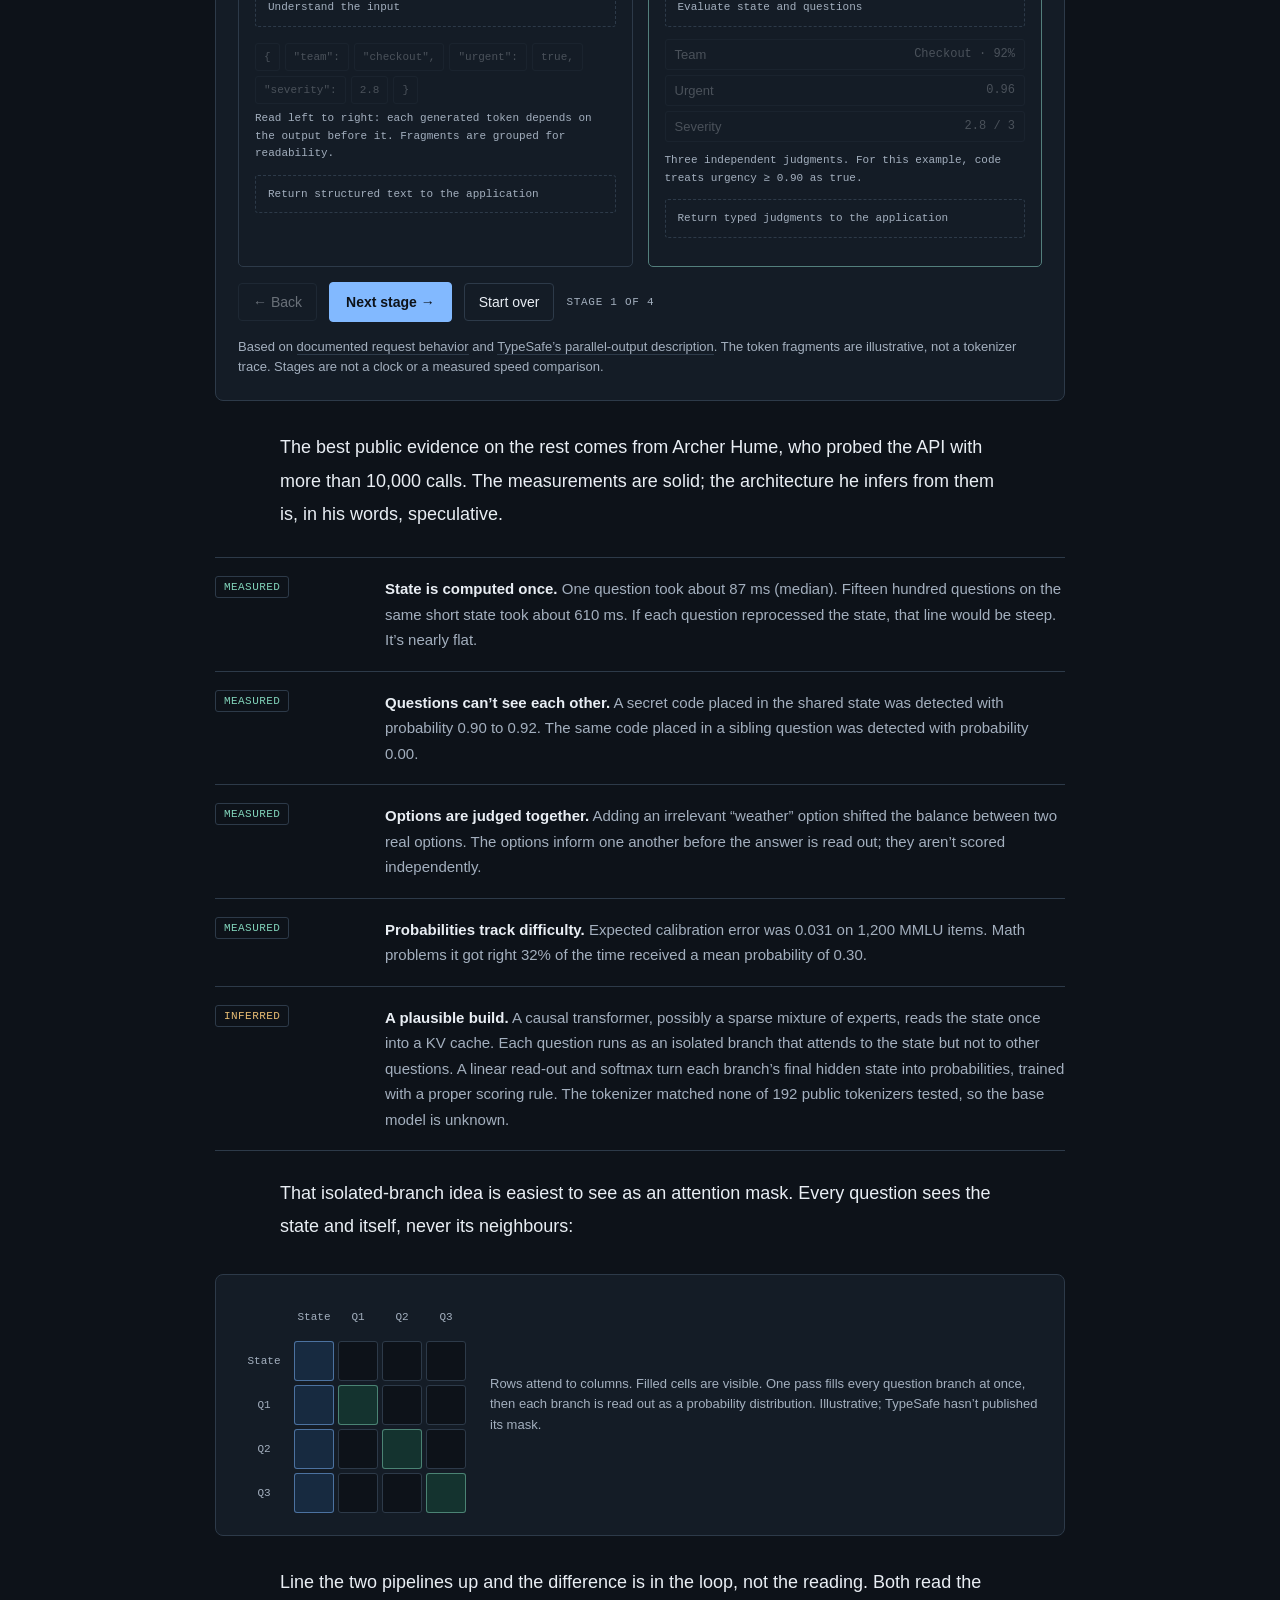
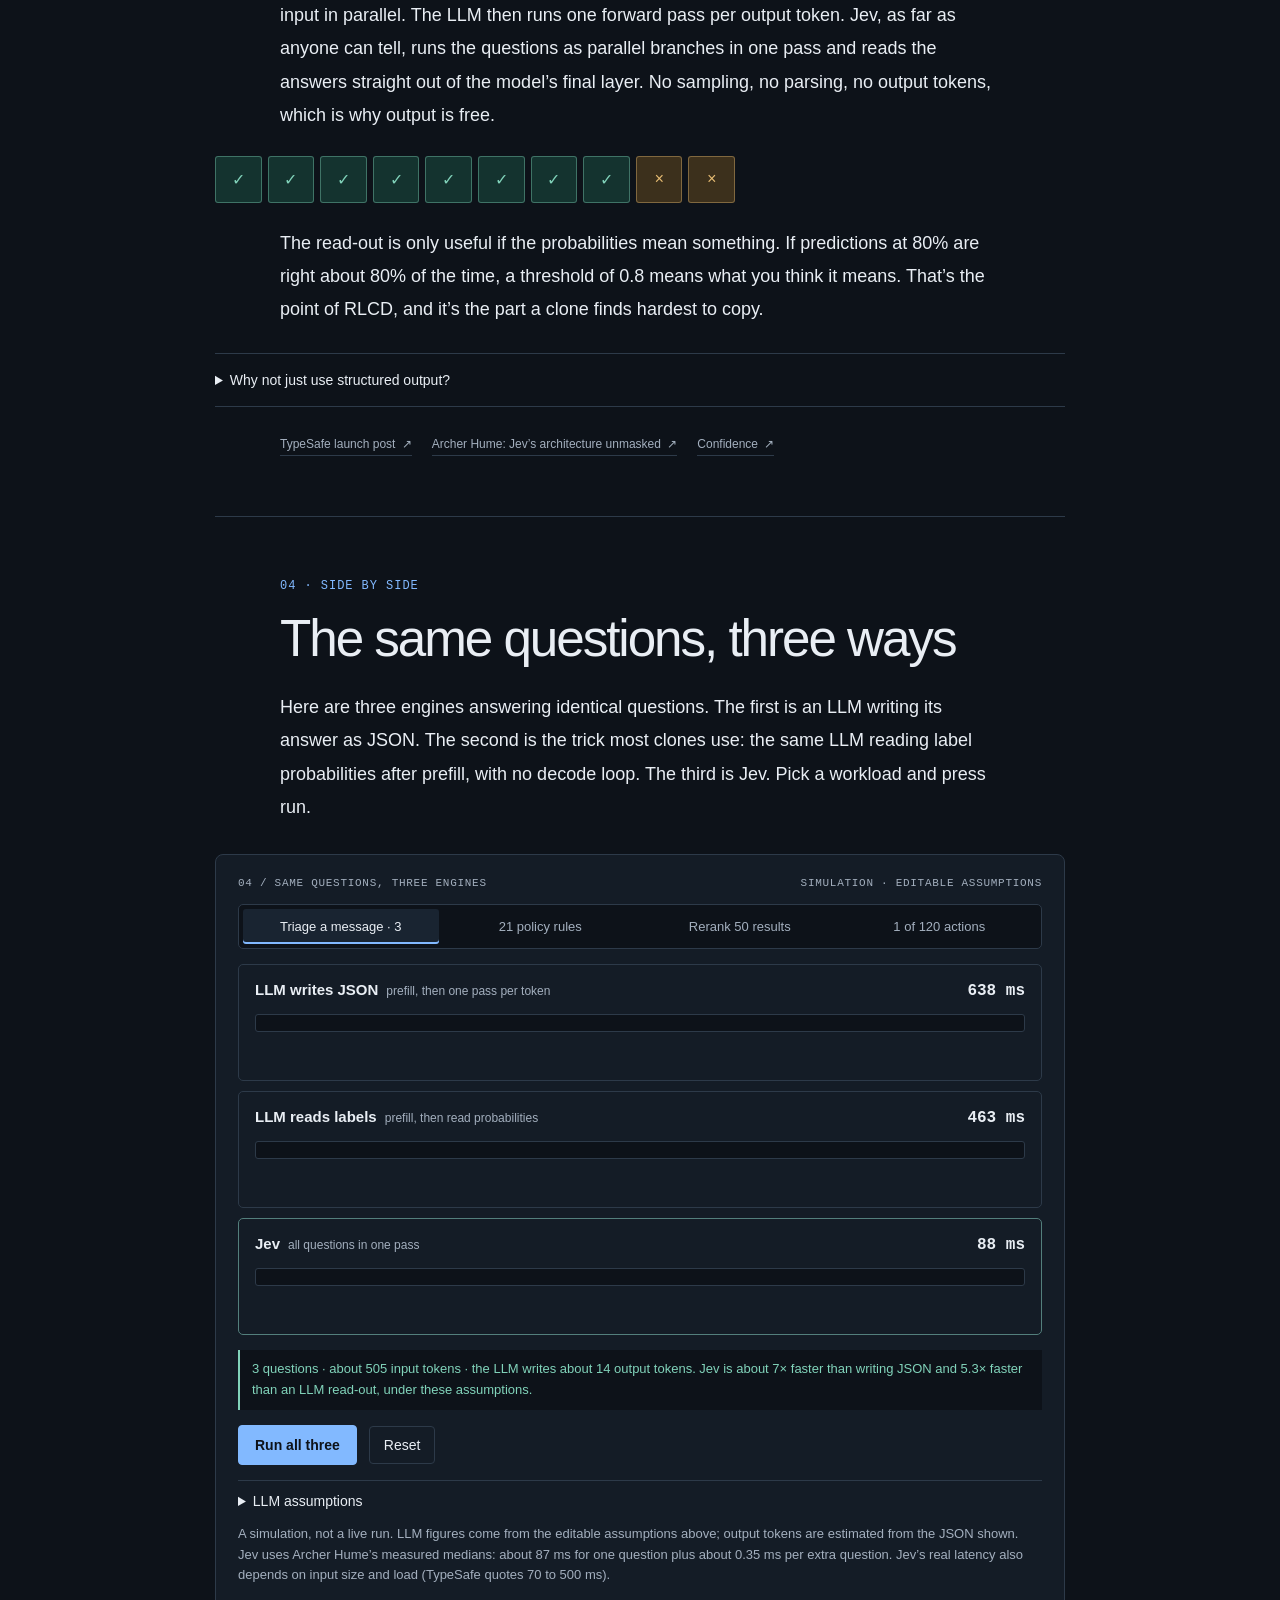
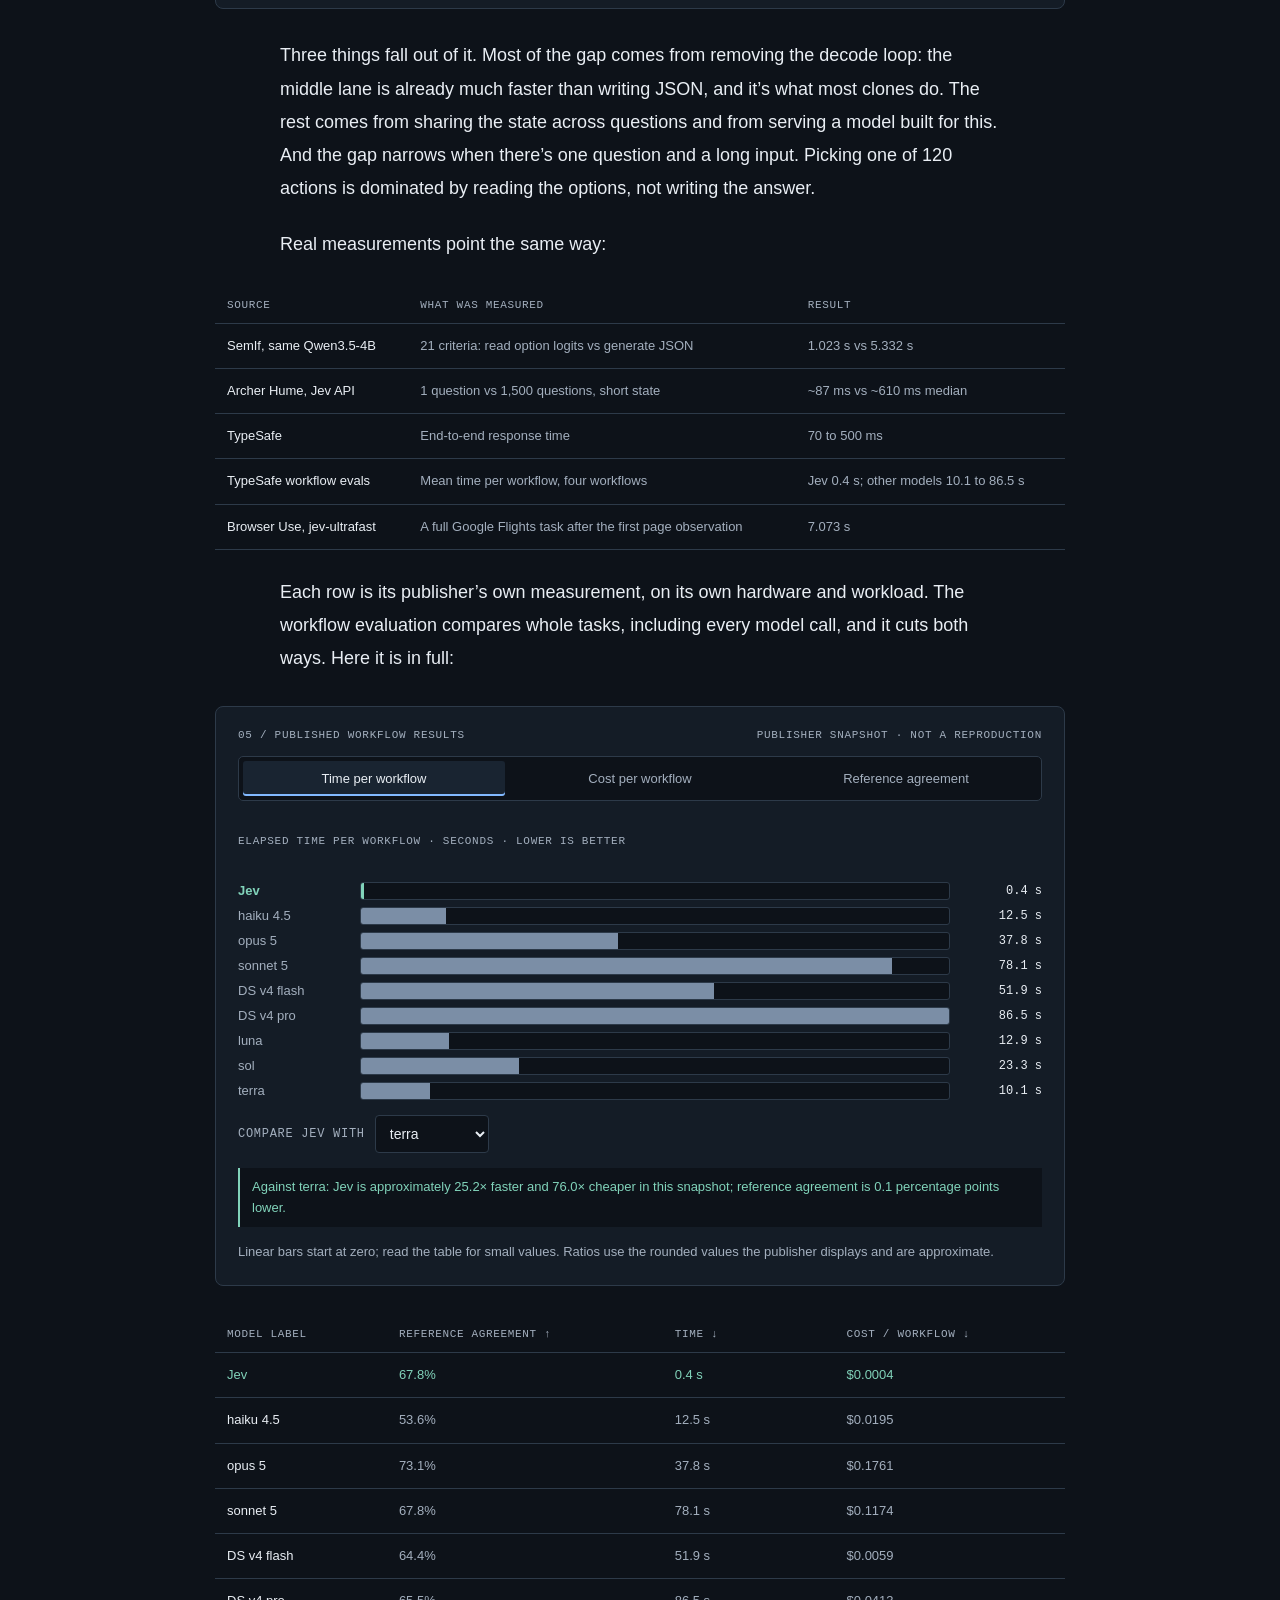
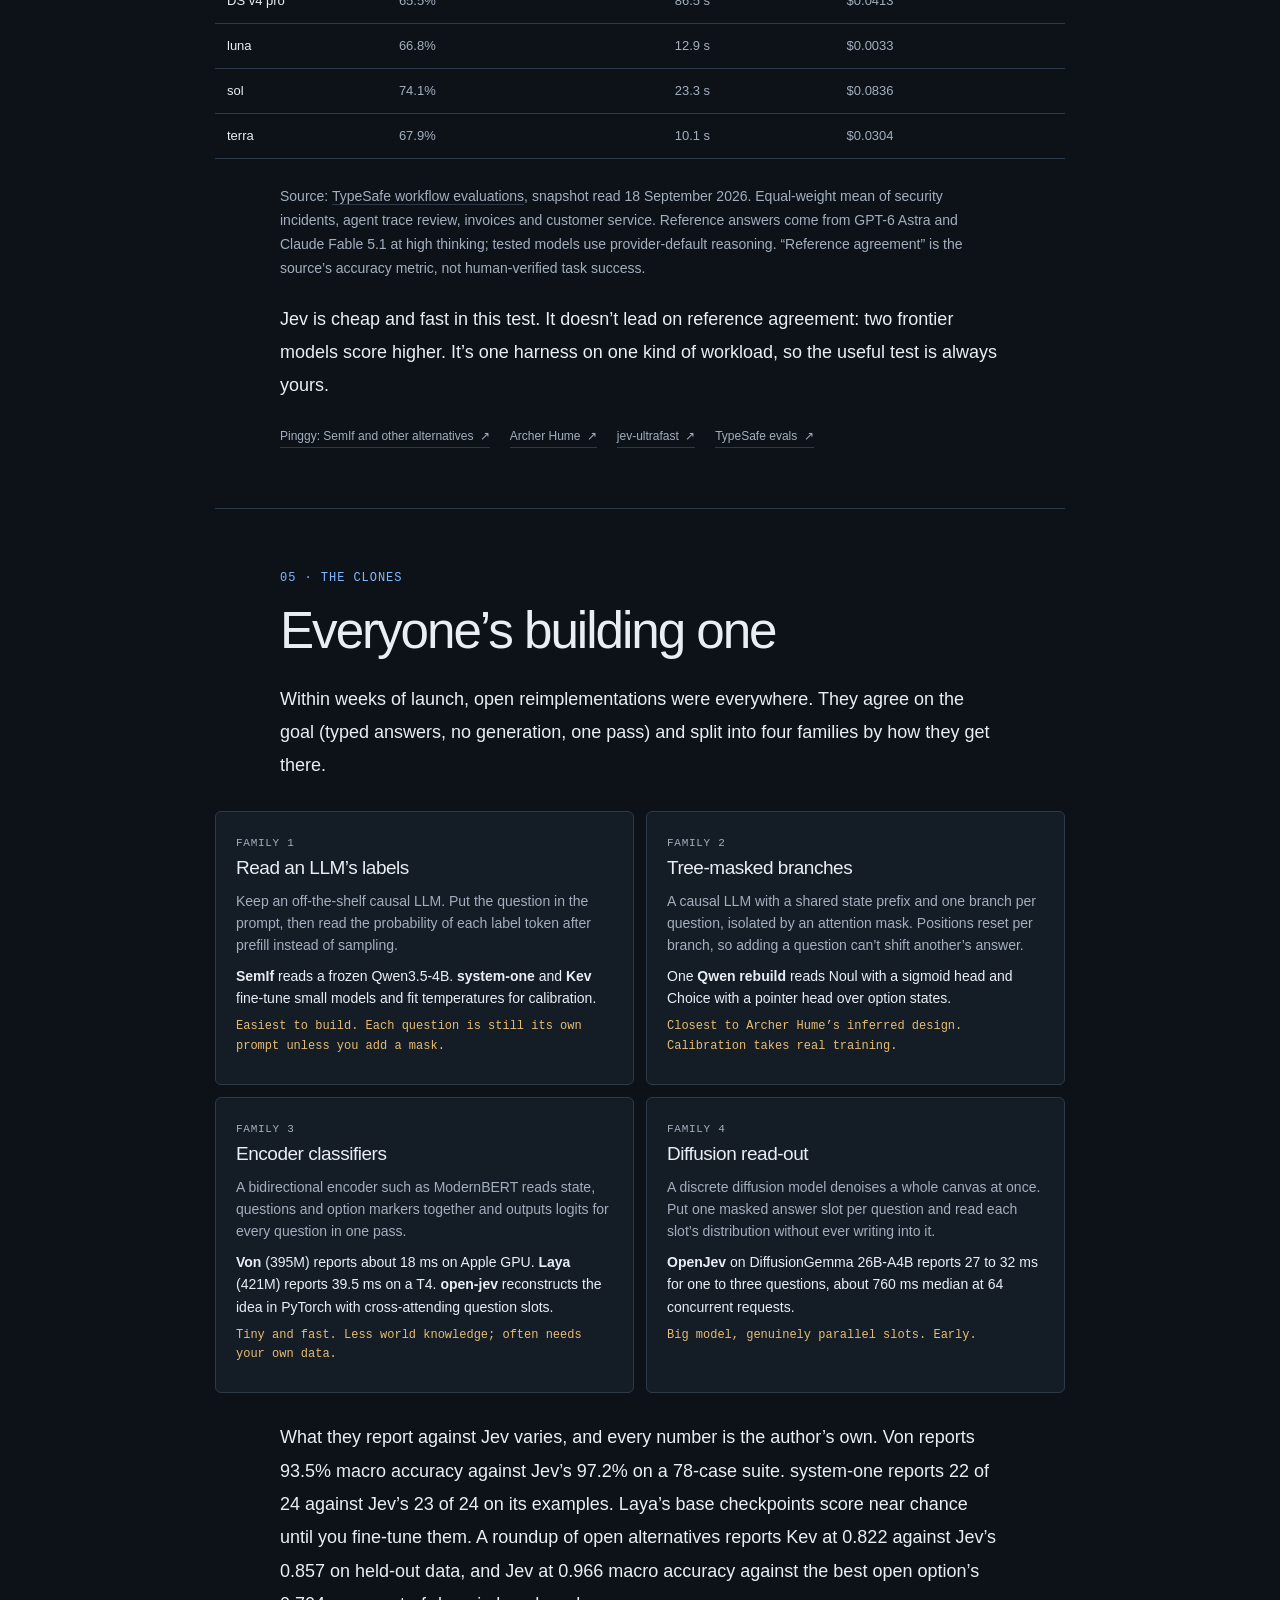
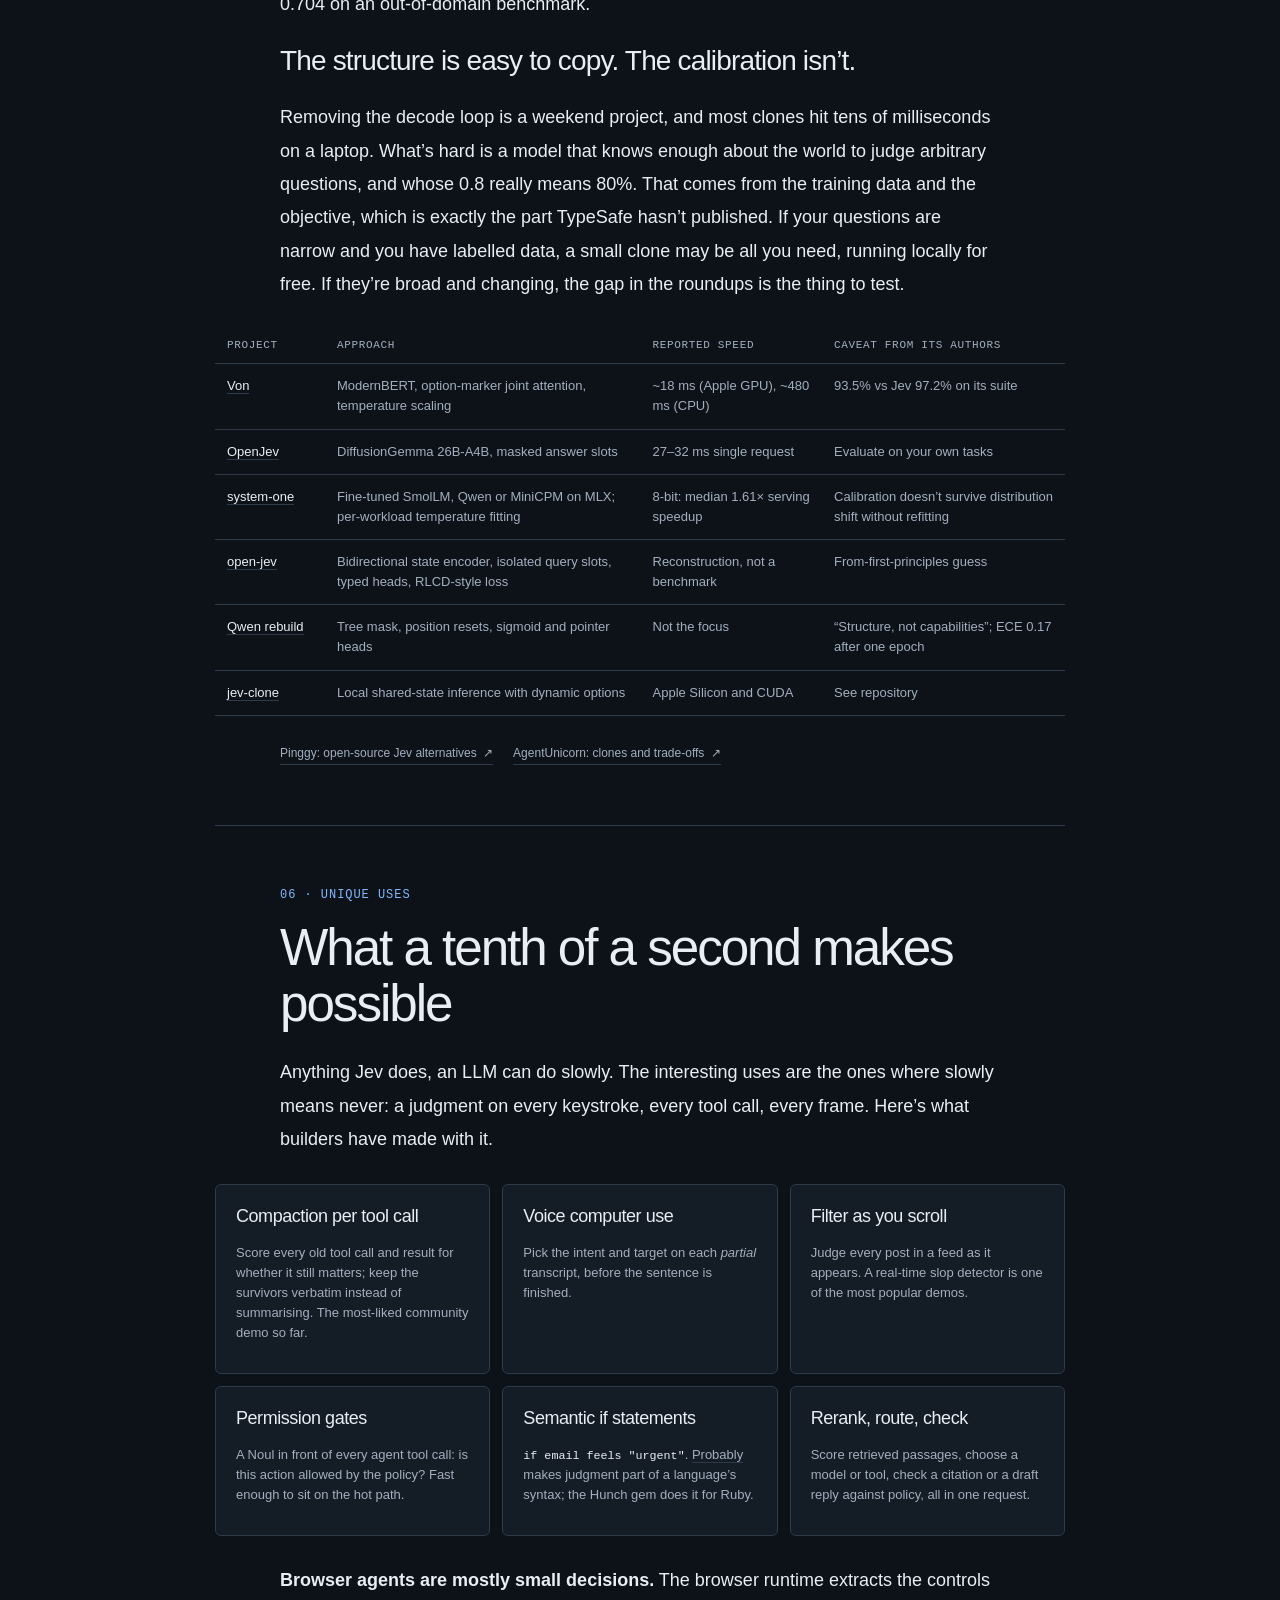
<file: browser.html>
<!doctype html>
<html lang="en"><head><meta charset="utf-8"><meta name="viewport" content="width=device-width,initial-scale=1"><meta name="robots" content="noindex"><title>Browser agents · Decision Models</title><link rel="canonical" href="https://sambhav.dev/jev-explained/#browser"><meta http-equiv="refresh" content="0; url=index.html#browser"><script>var h=location.hash.slice(1),keep=[];location.replace('index.html#'+(keep.indexOf(h)>-1?h:'browser'));</script><style>body{margin:0;padding:40px 20px;background:#0d1219;color:#e9eef4;font:16px Arial,sans-serif}a{color:#82b9ff}</style></head>
<body><p>This chapter is now part of one essay. <a href="index.html#browser">Continue to “Browser agents” →</a></p></body></html>
</file>
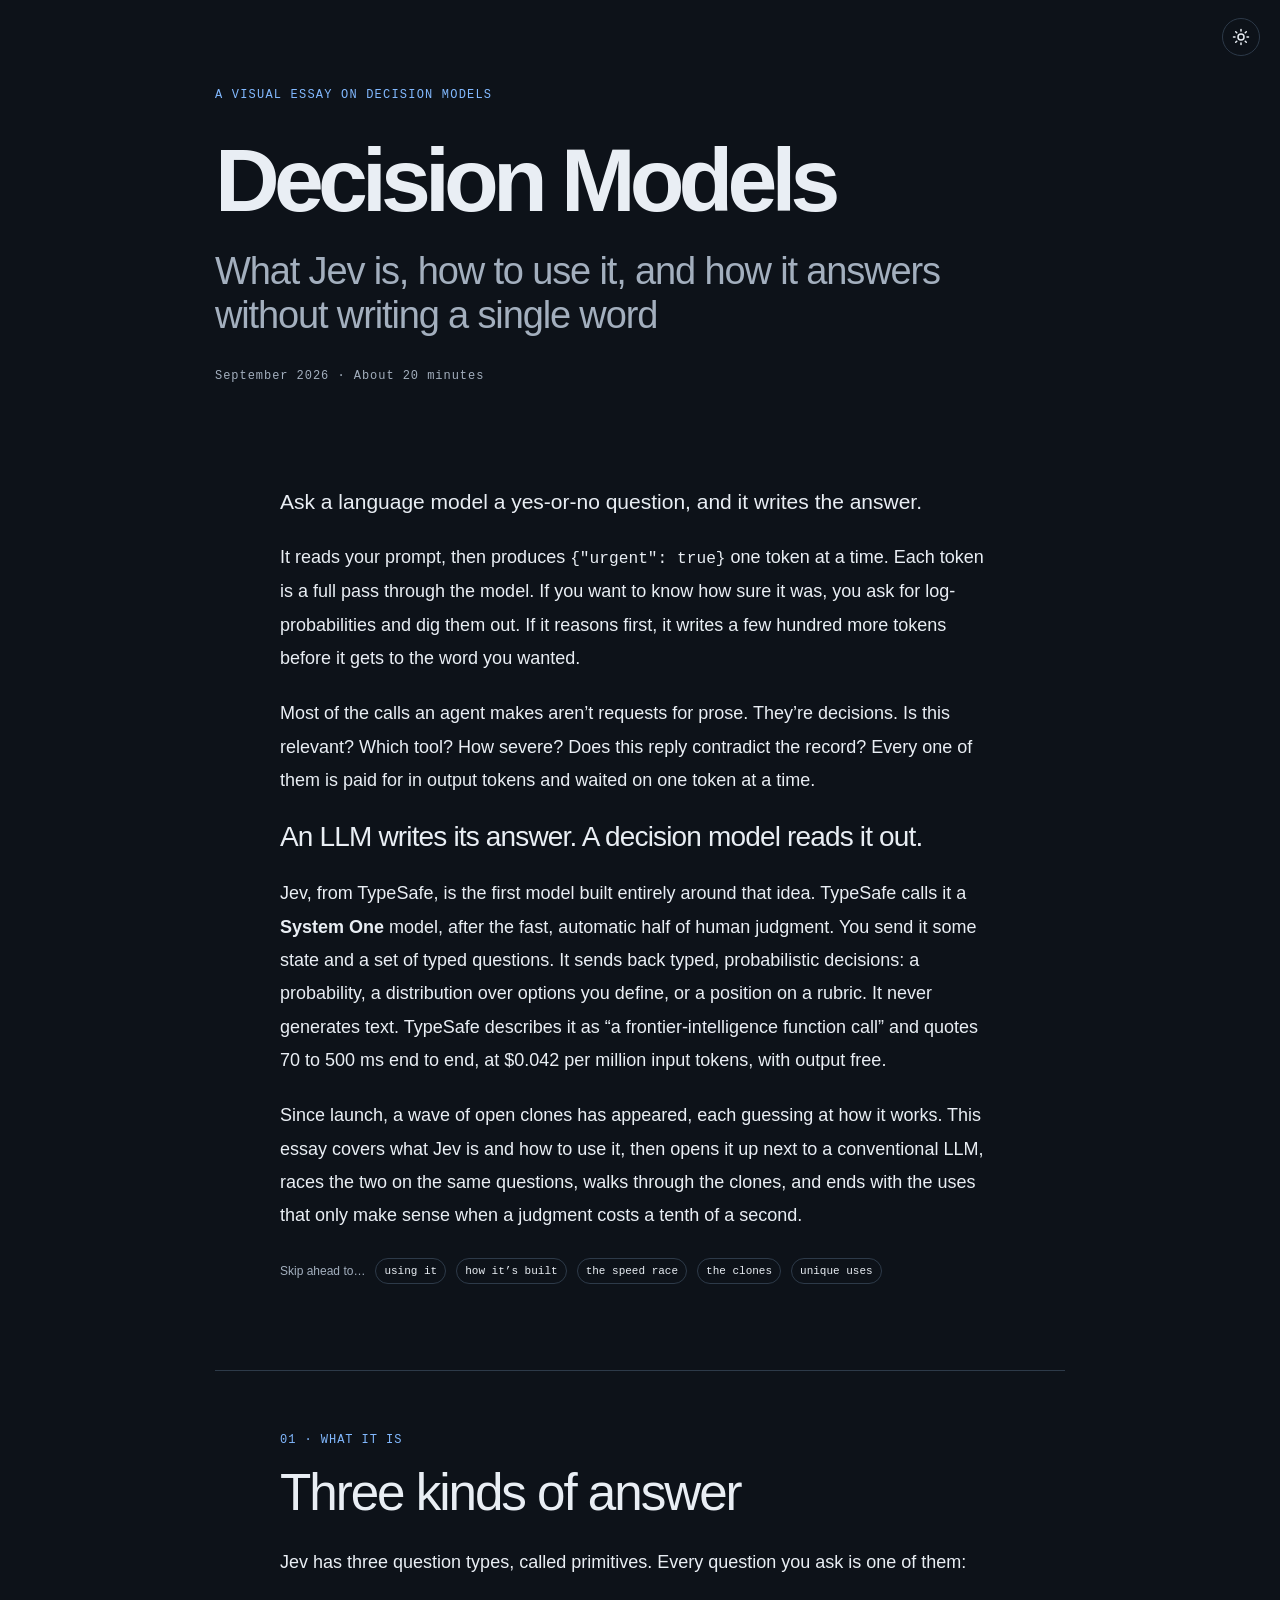
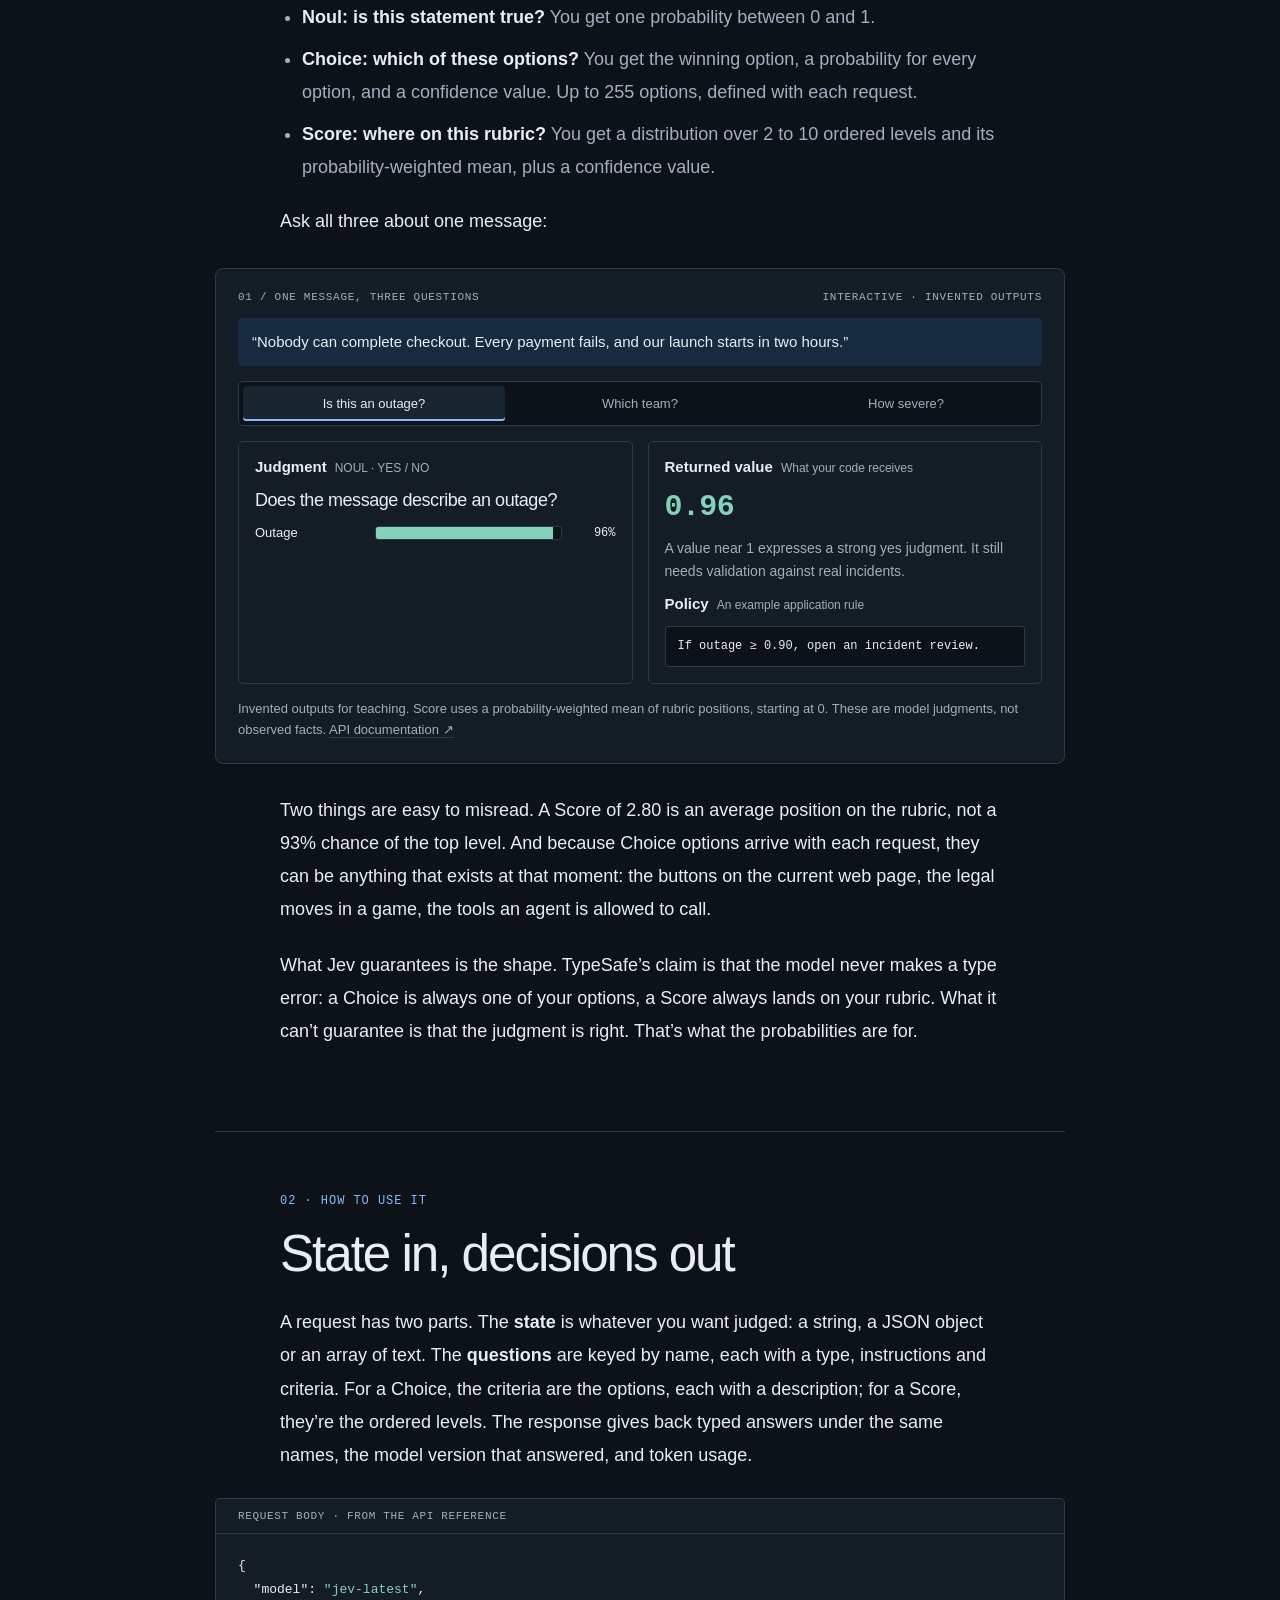
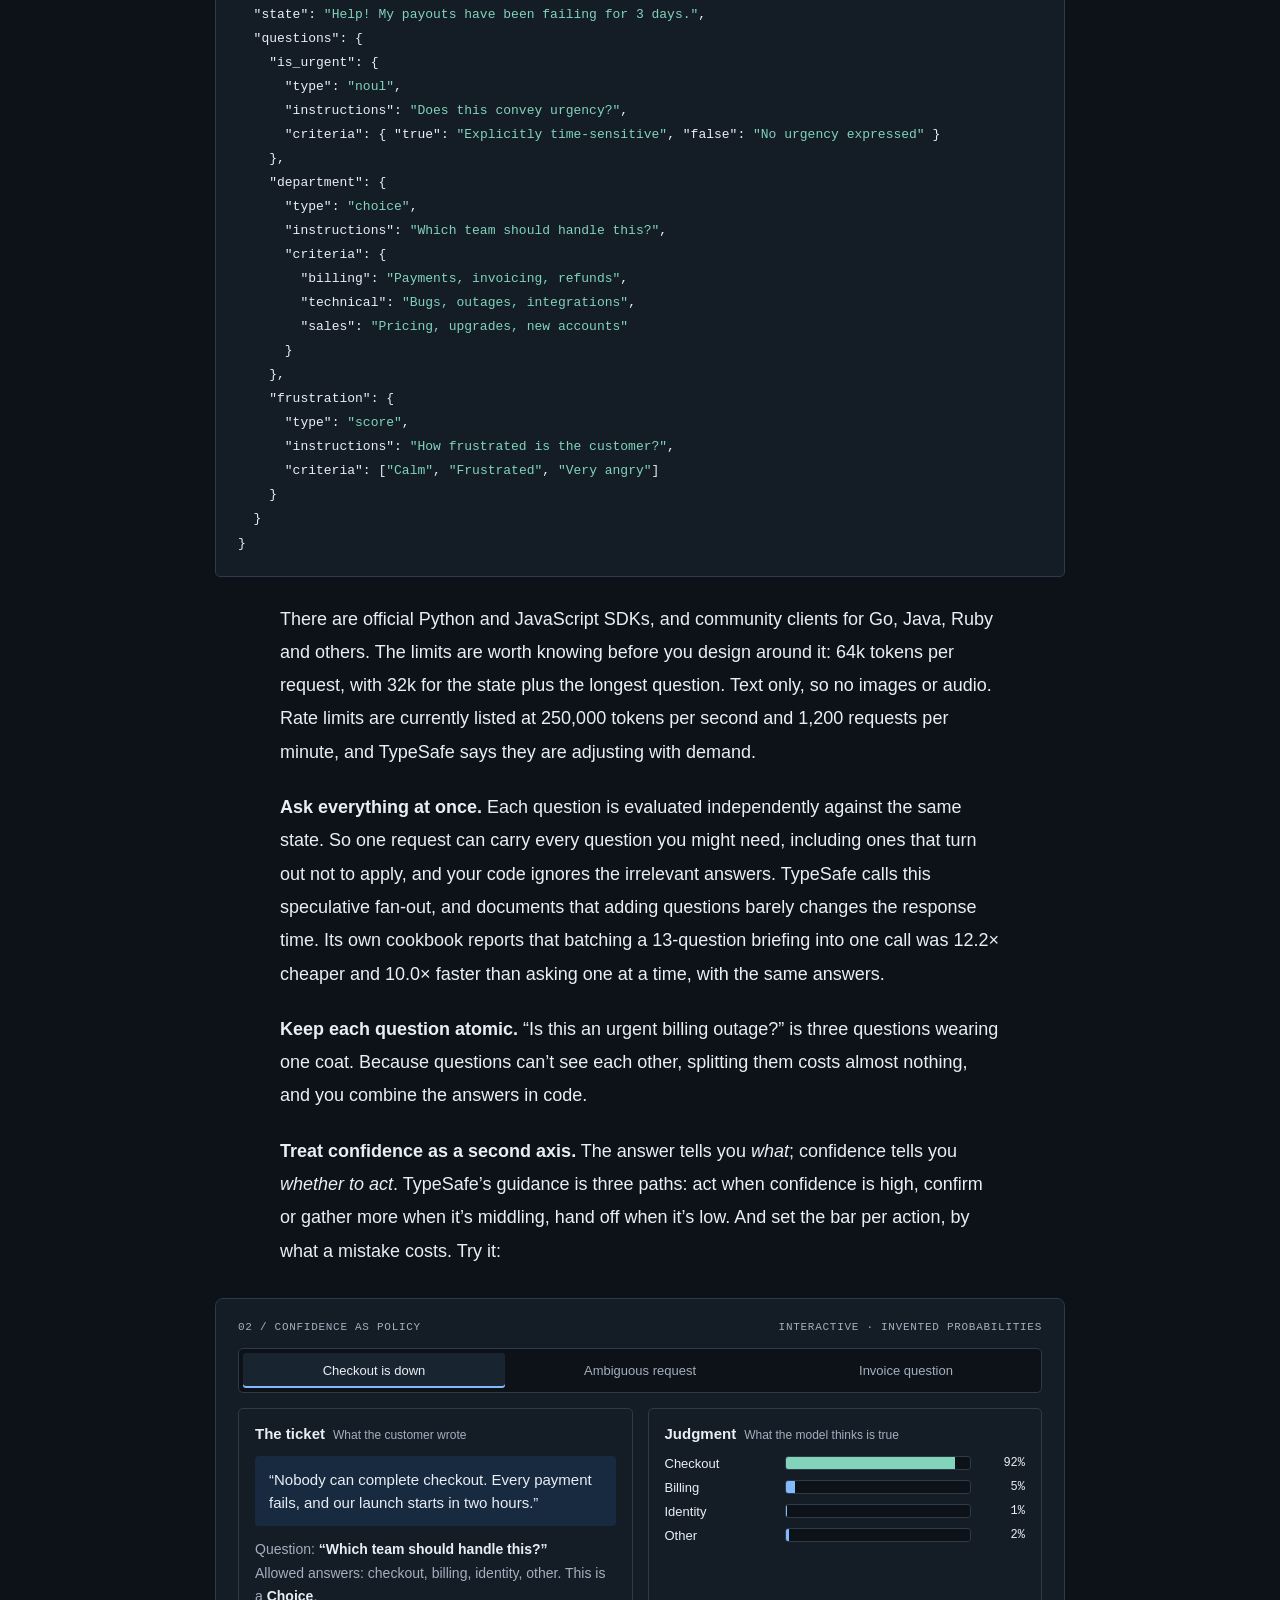
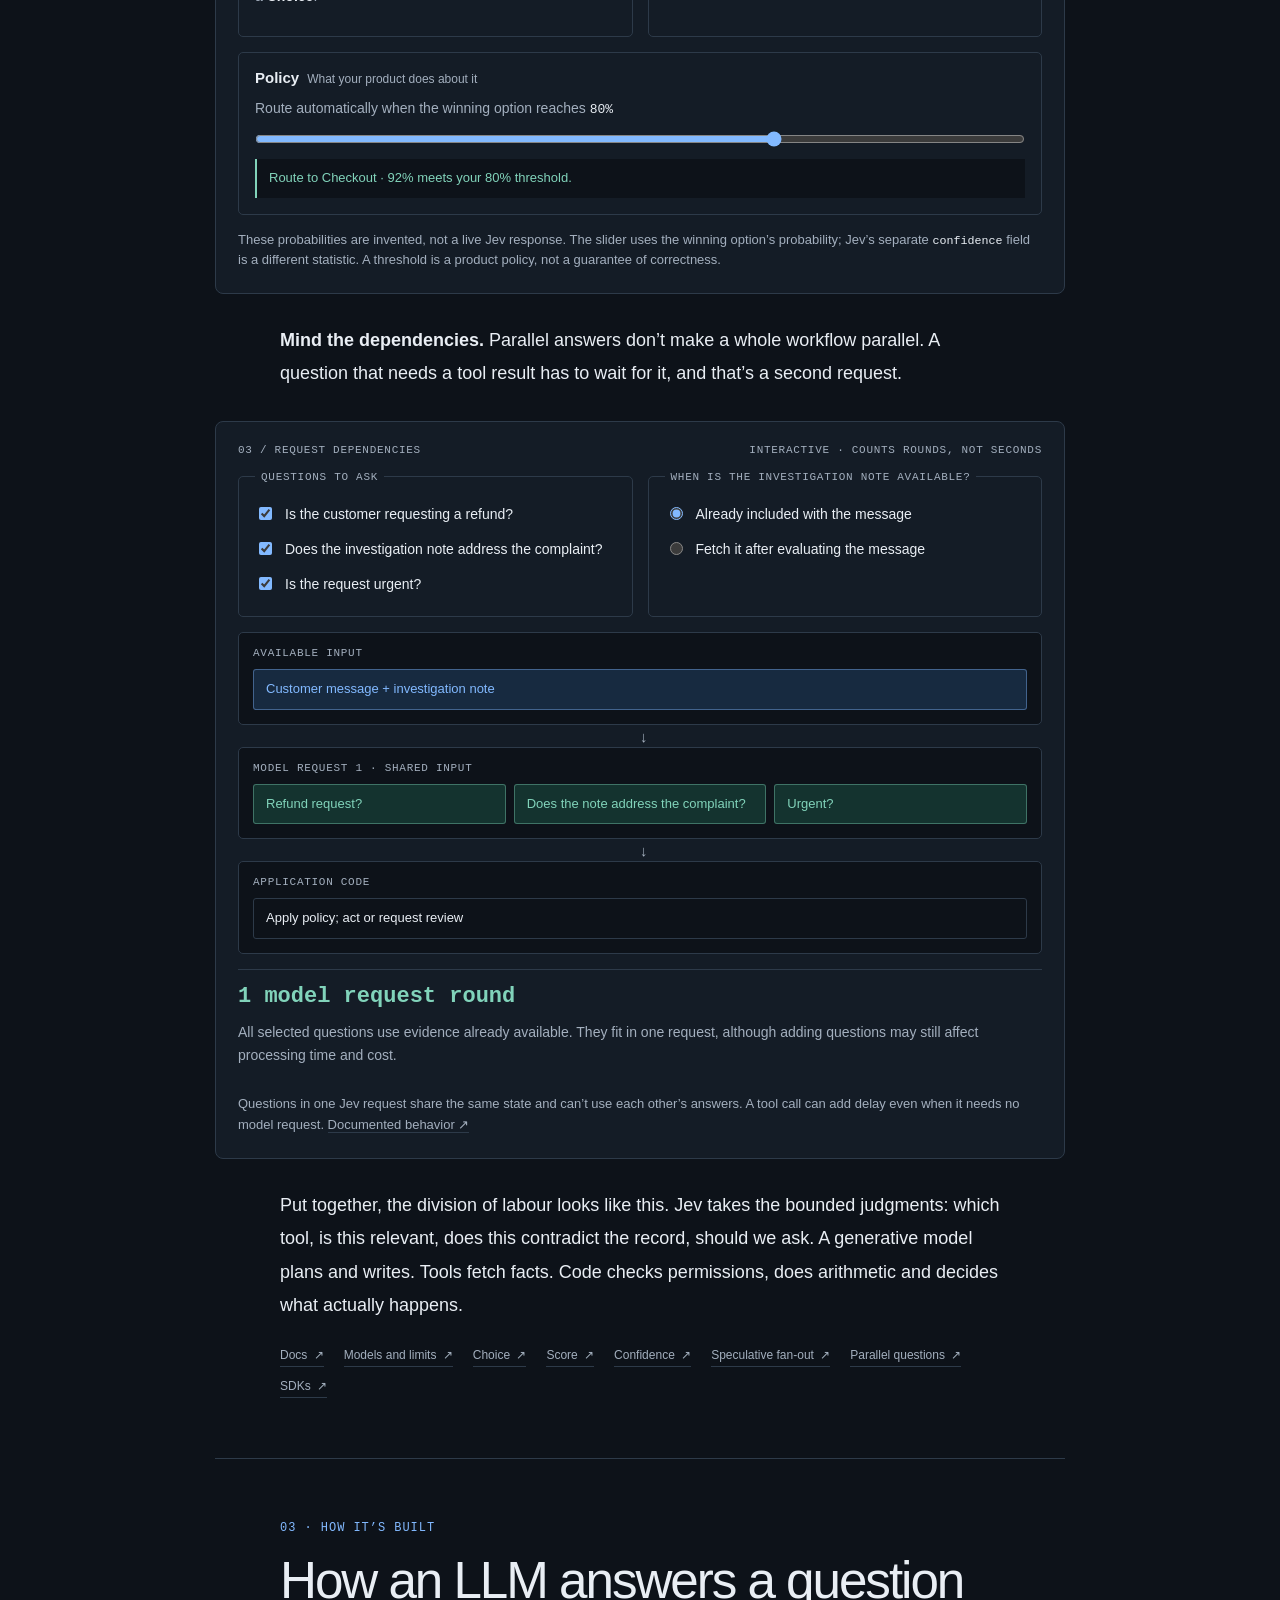
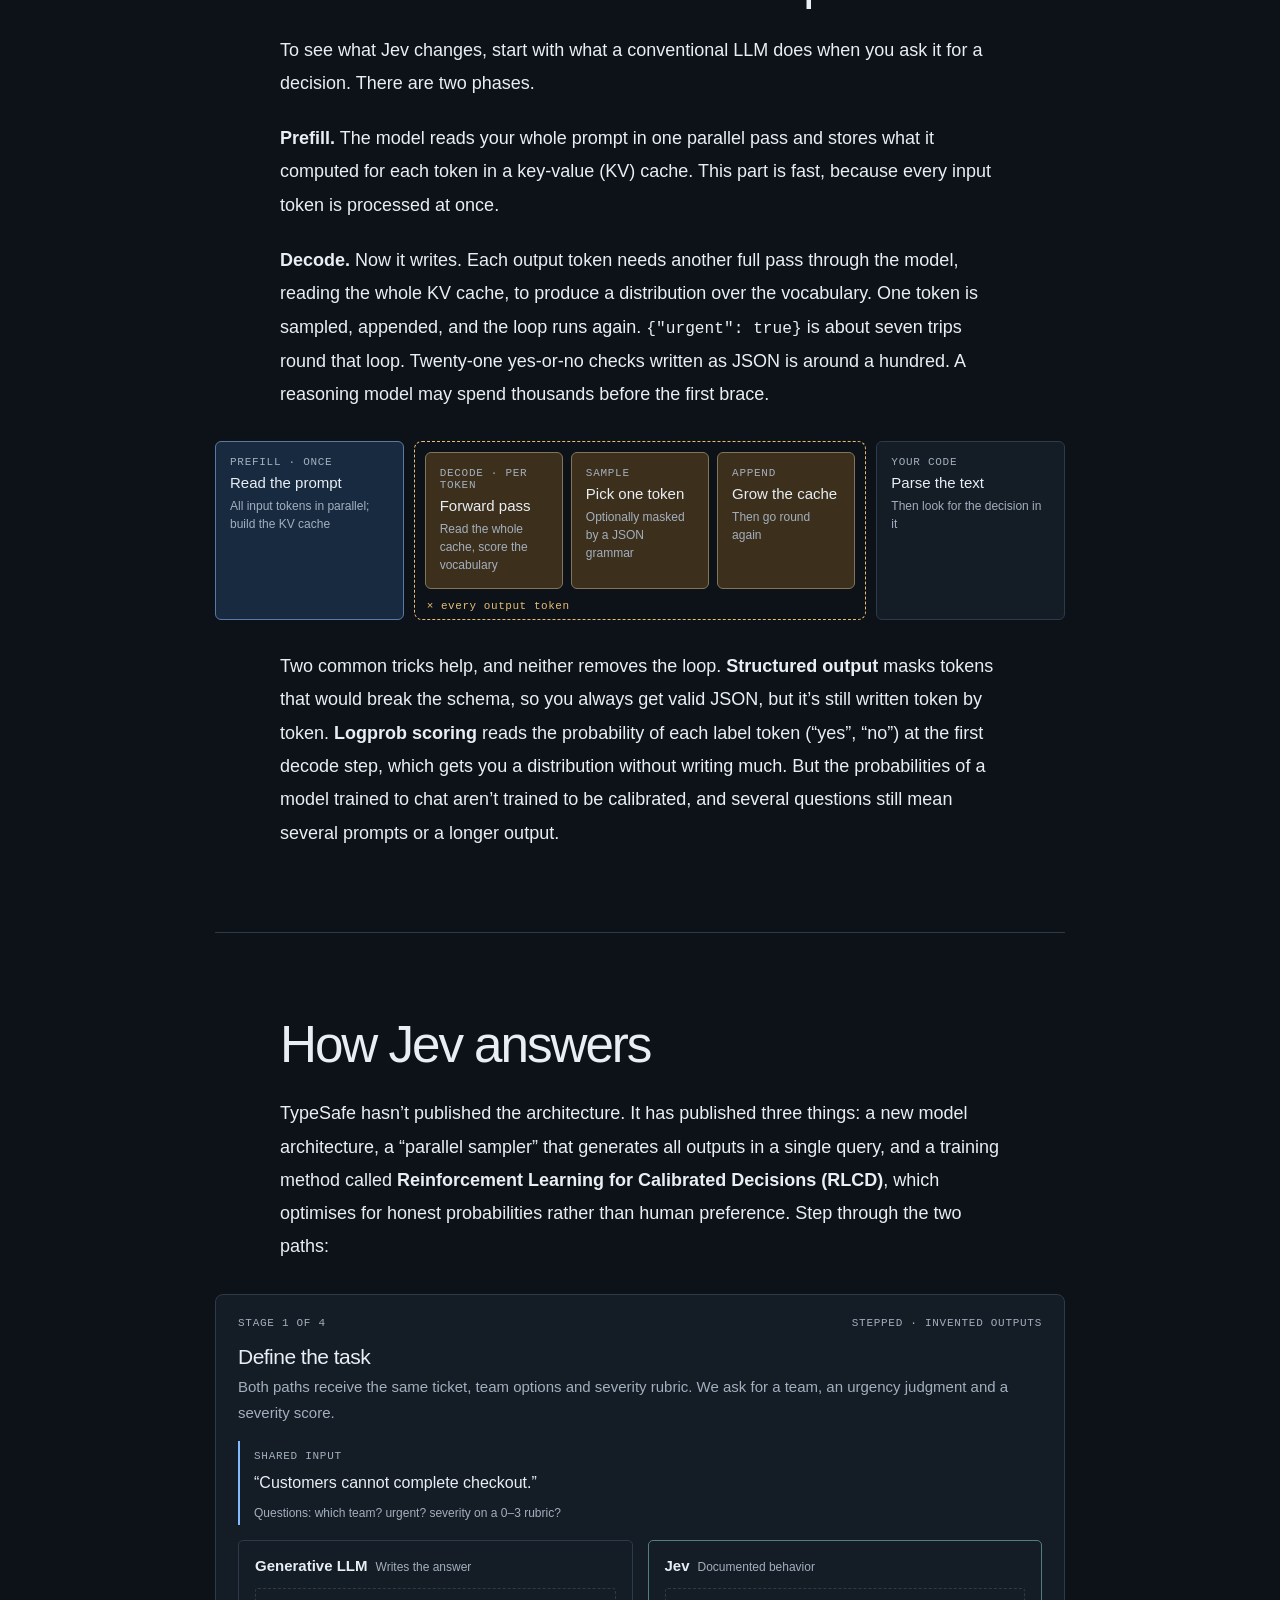
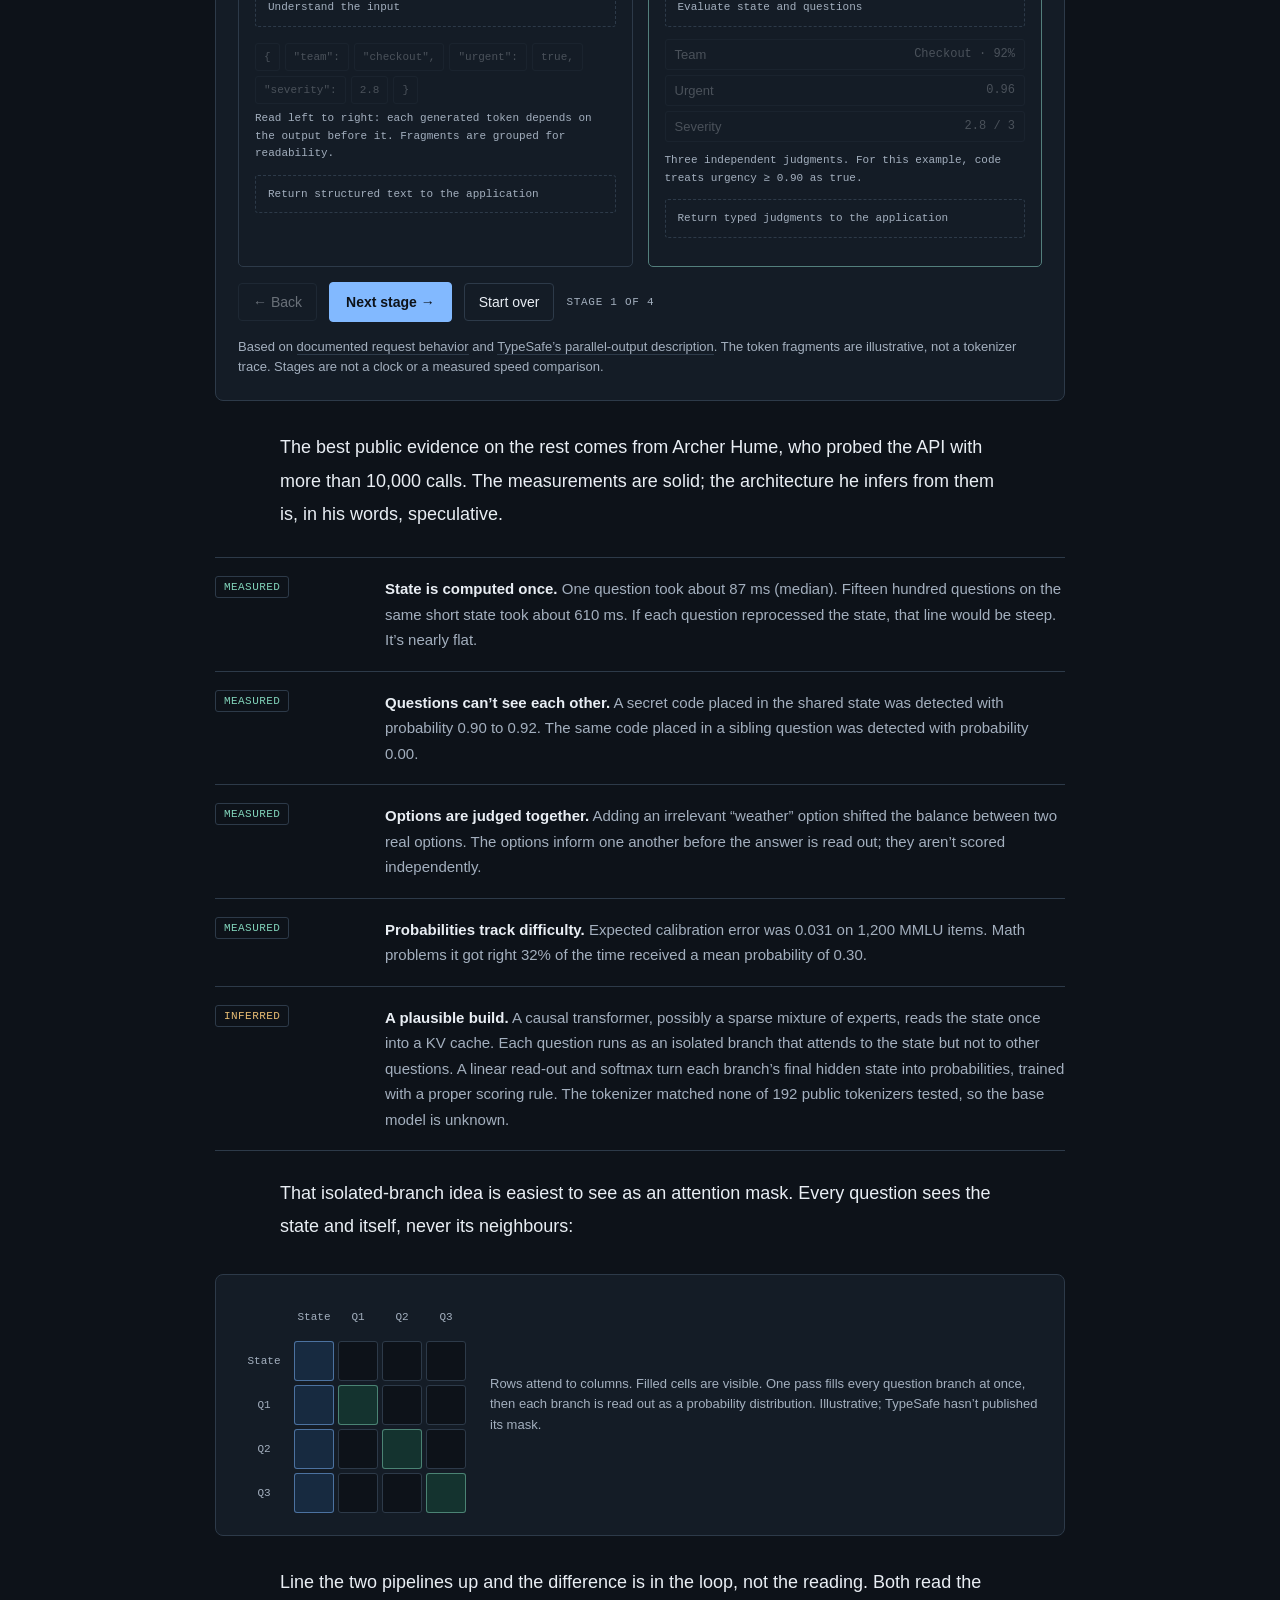
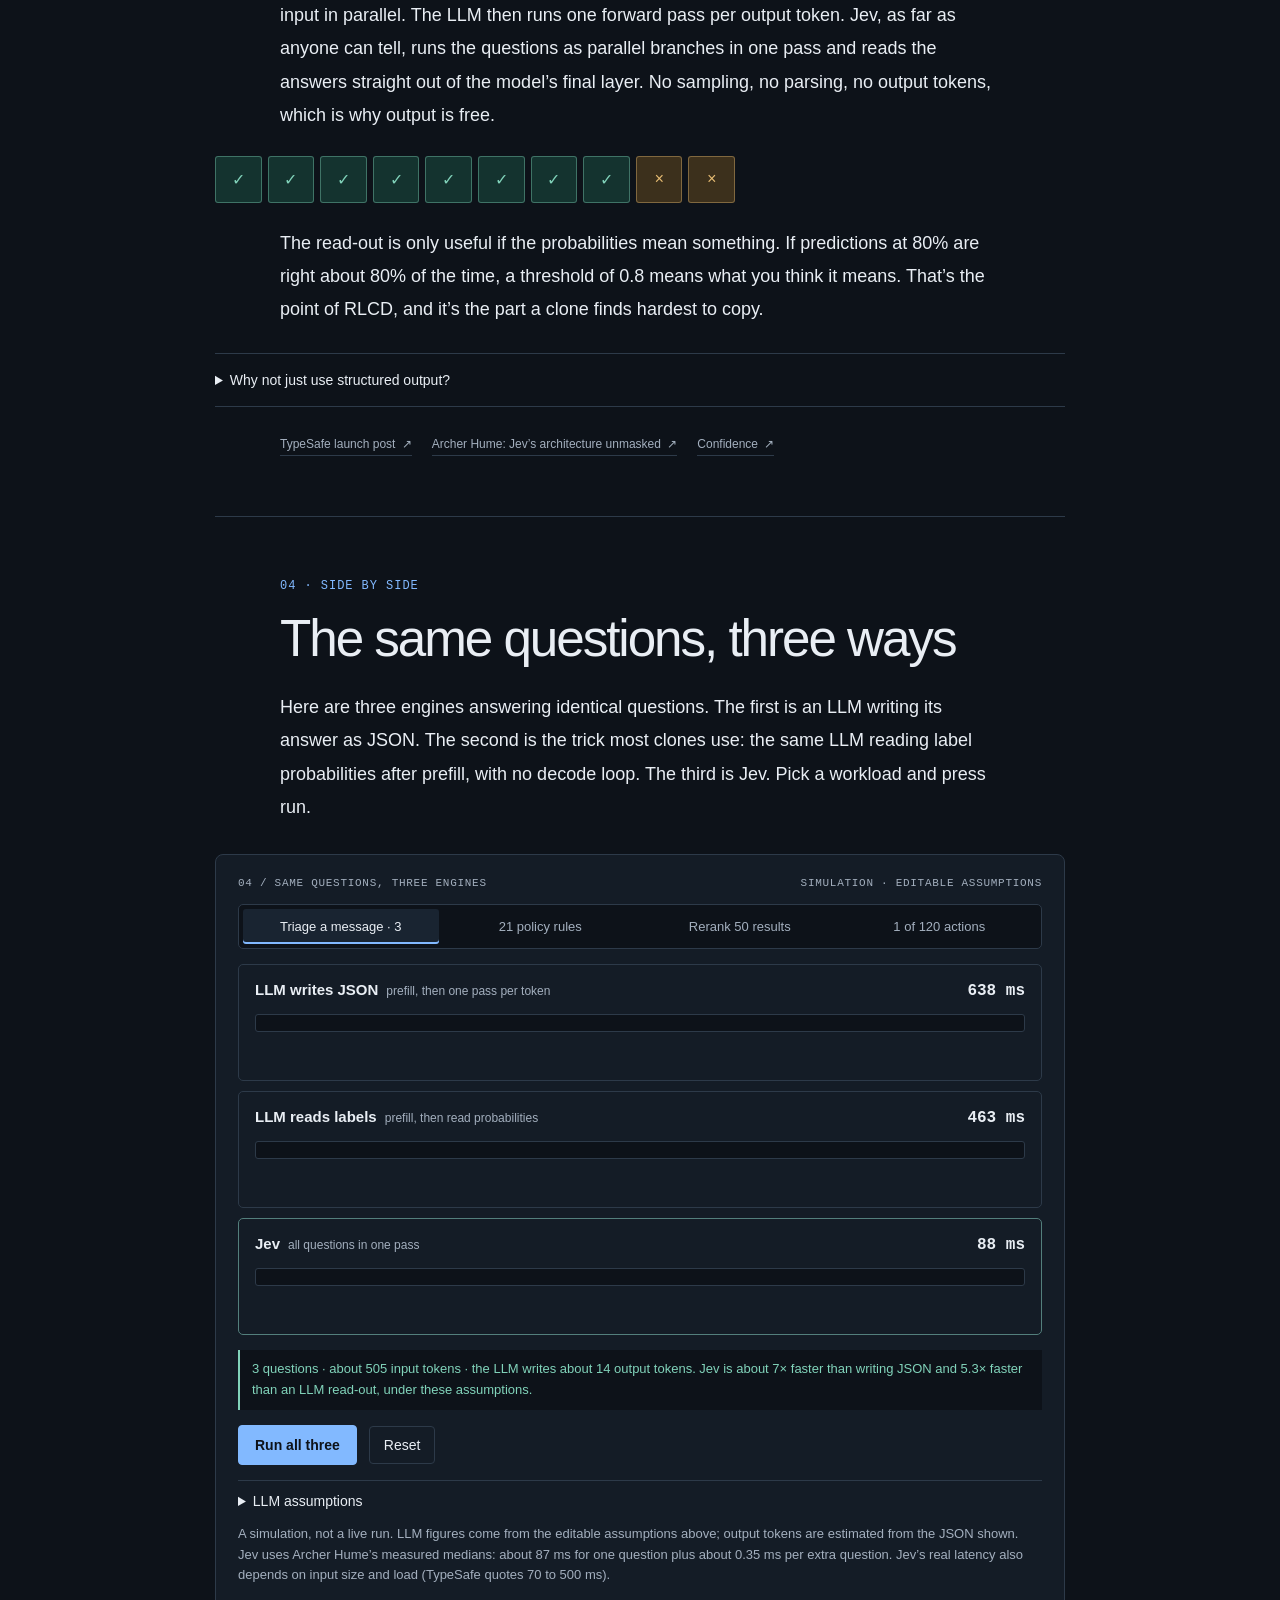
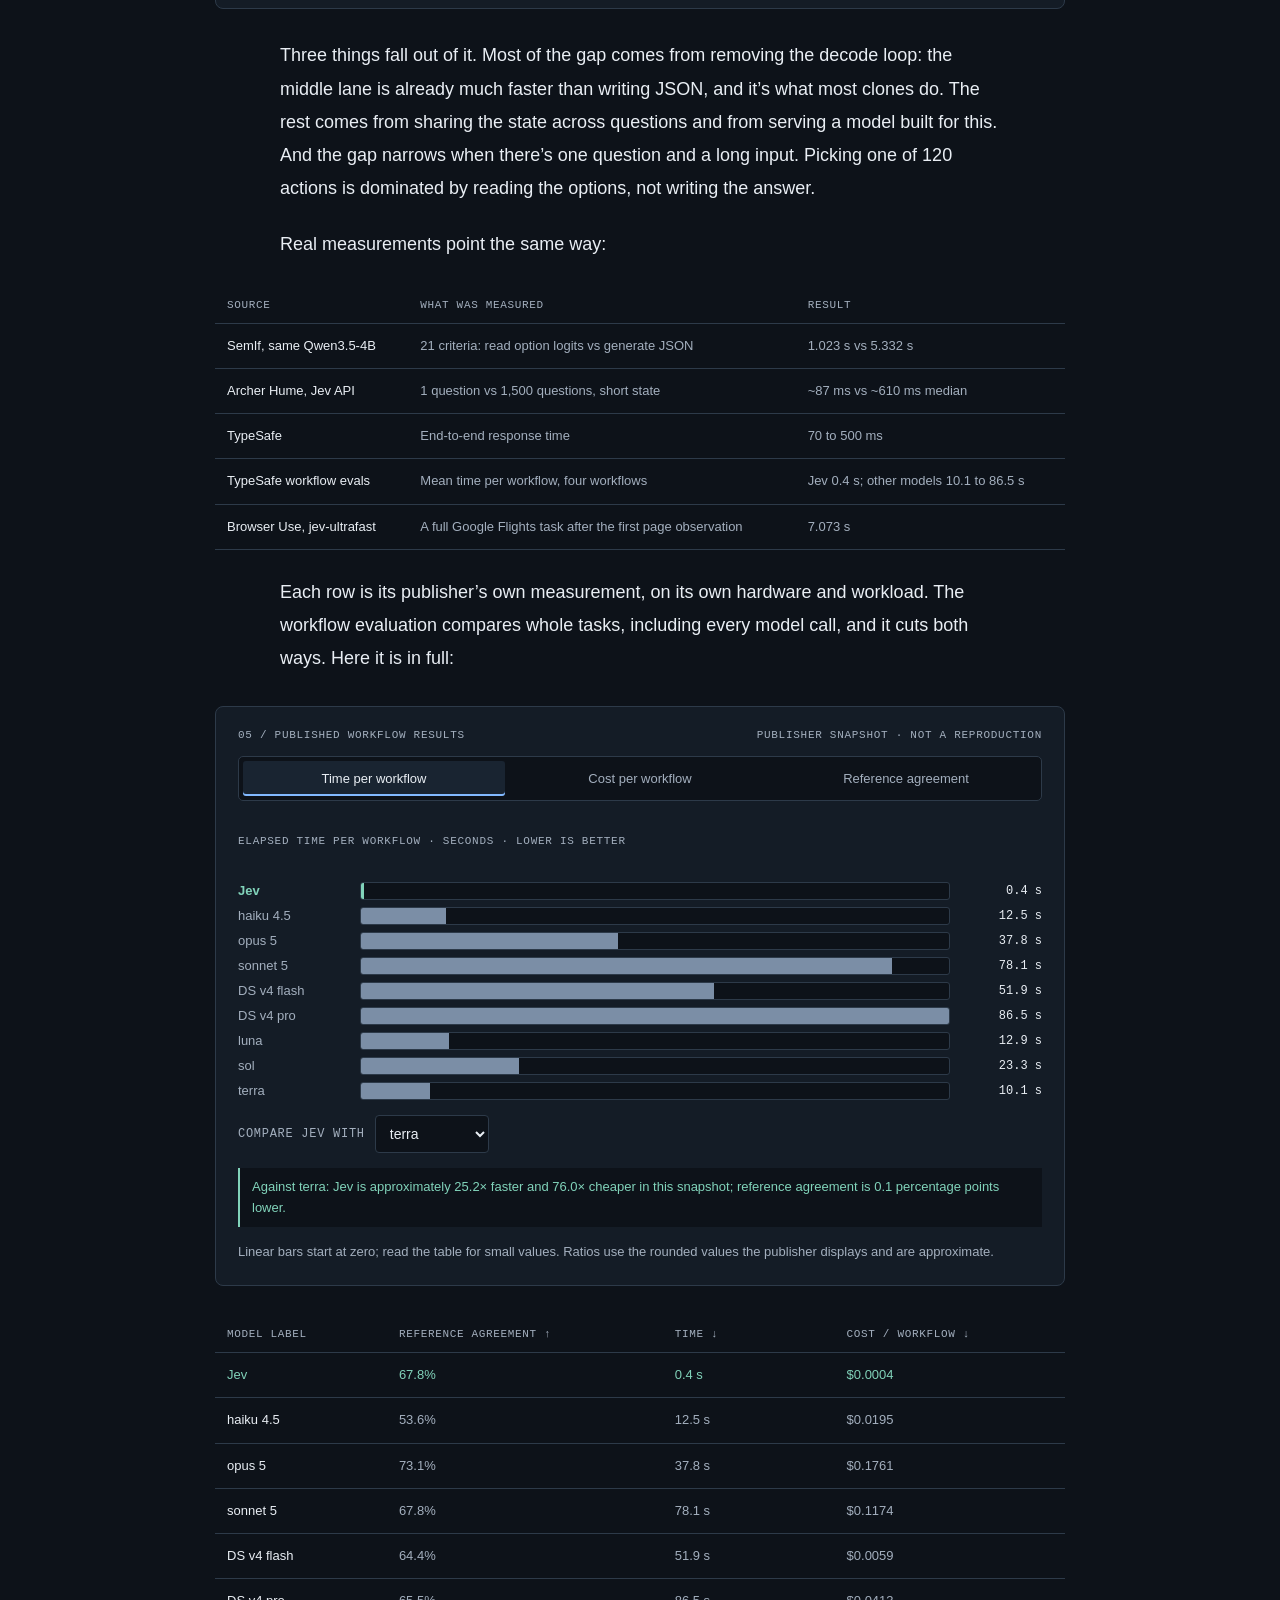
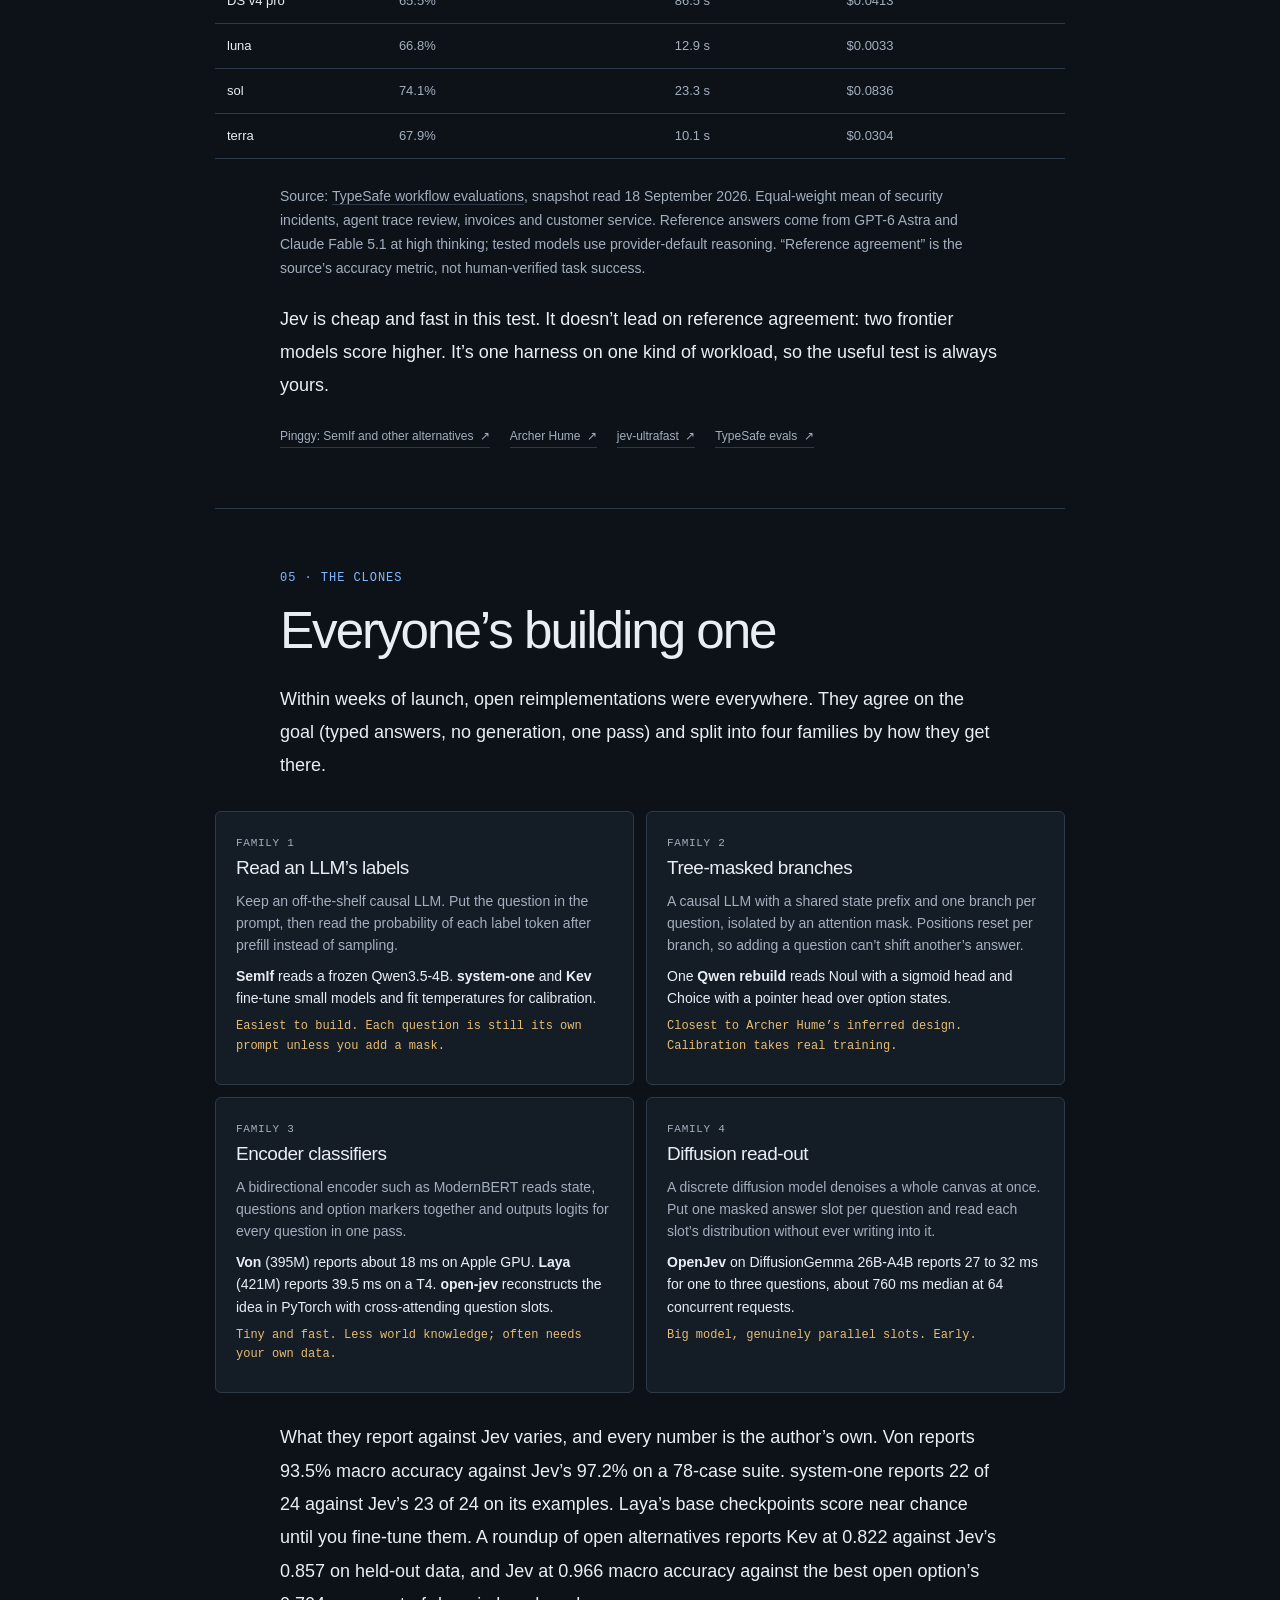
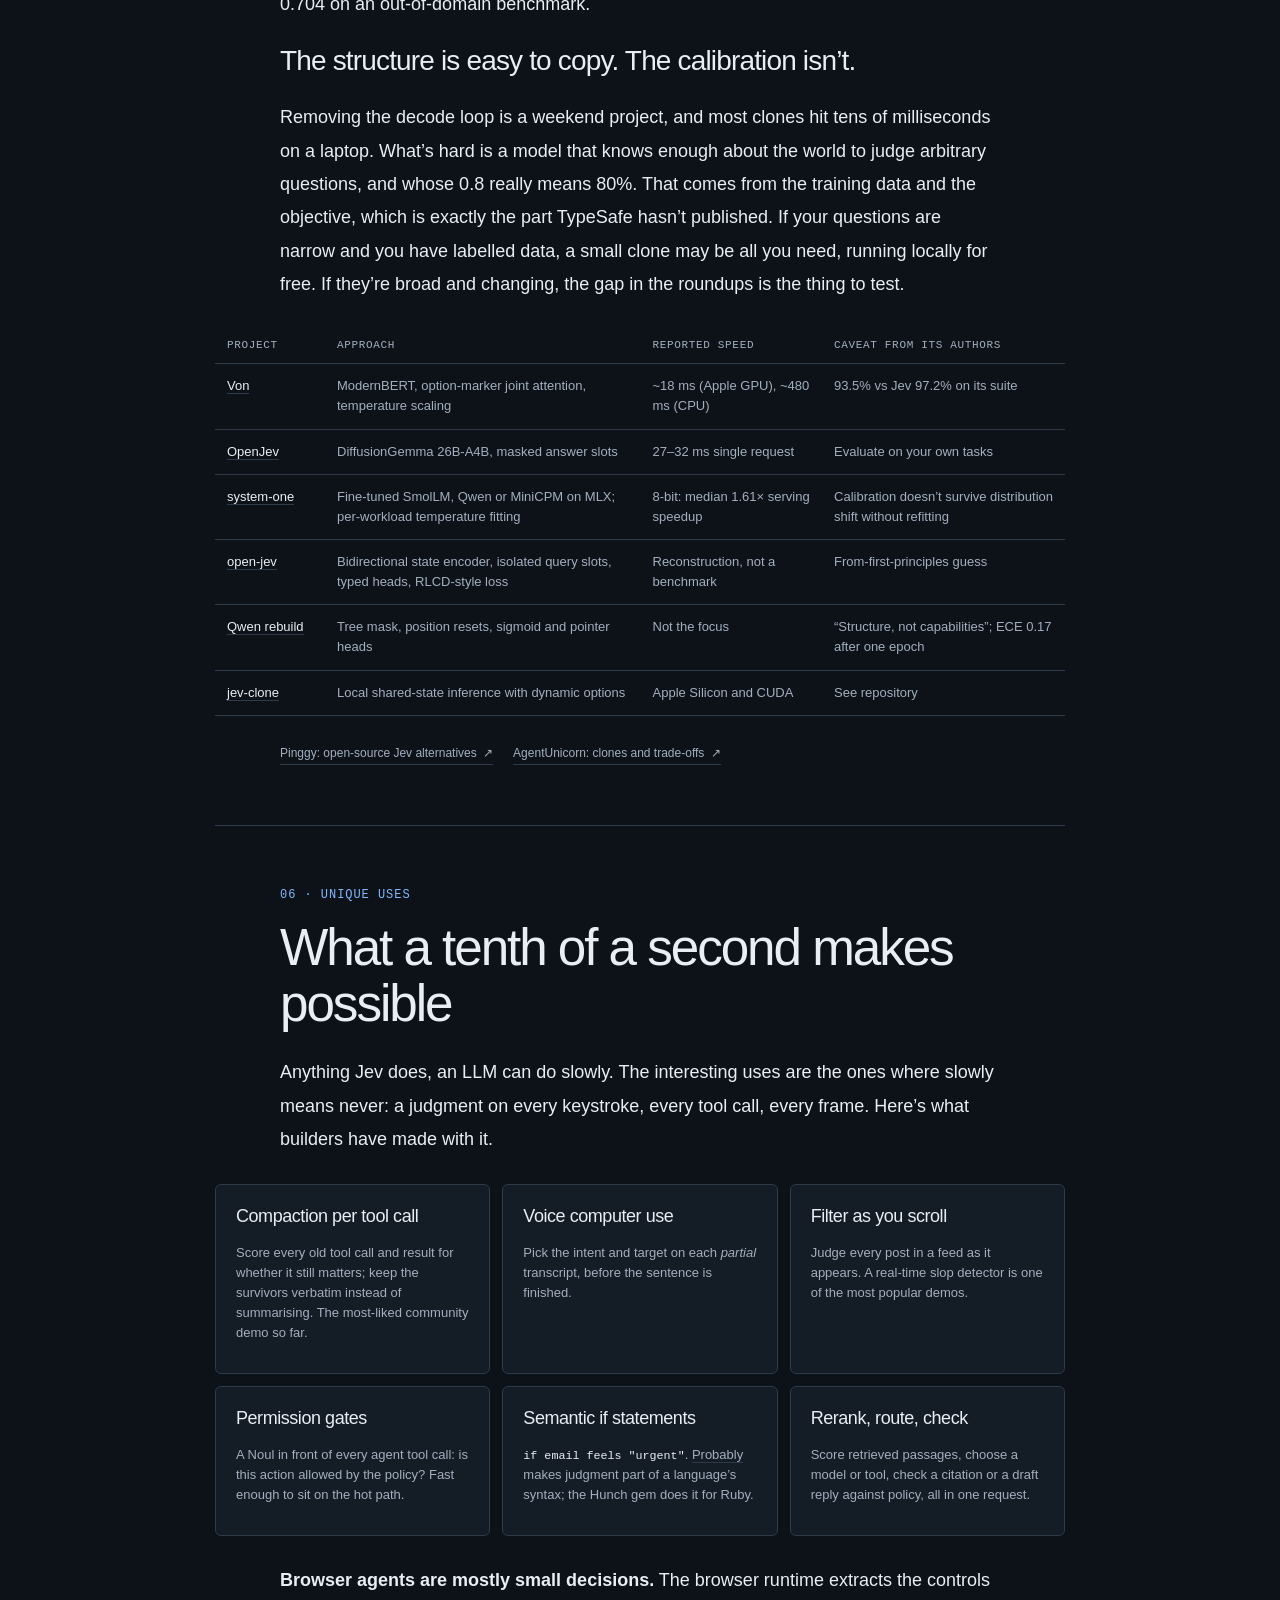
<file: economics.html>
<!doctype html>
<html lang="en"><head><meta charset="utf-8"><meta name="viewport" content="width=device-width,initial-scale=1"><meta name="robots" content="noindex"><title>What a faster decision is worth · Decision Models</title><link rel="canonical" href="https://sambhav.dev/jev-explained/#cost"><meta http-equiv="refresh" content="0; url=index.html#cost"><script>var h=location.hash.slice(1),keep=[];location.replace('index.html#'+(keep.indexOf(h)>-1?h:'cost'));</script><style>body{margin:0;padding:40px 20px;background:#0d1219;color:#e9eef4;font:16px Arial,sans-serif}a{color:#82b9ff}</style></head>
<body><p>This chapter is now part of one essay. <a href="index.html#cost">Continue to “What a faster decision is worth” →</a></p></body></html>
</file>
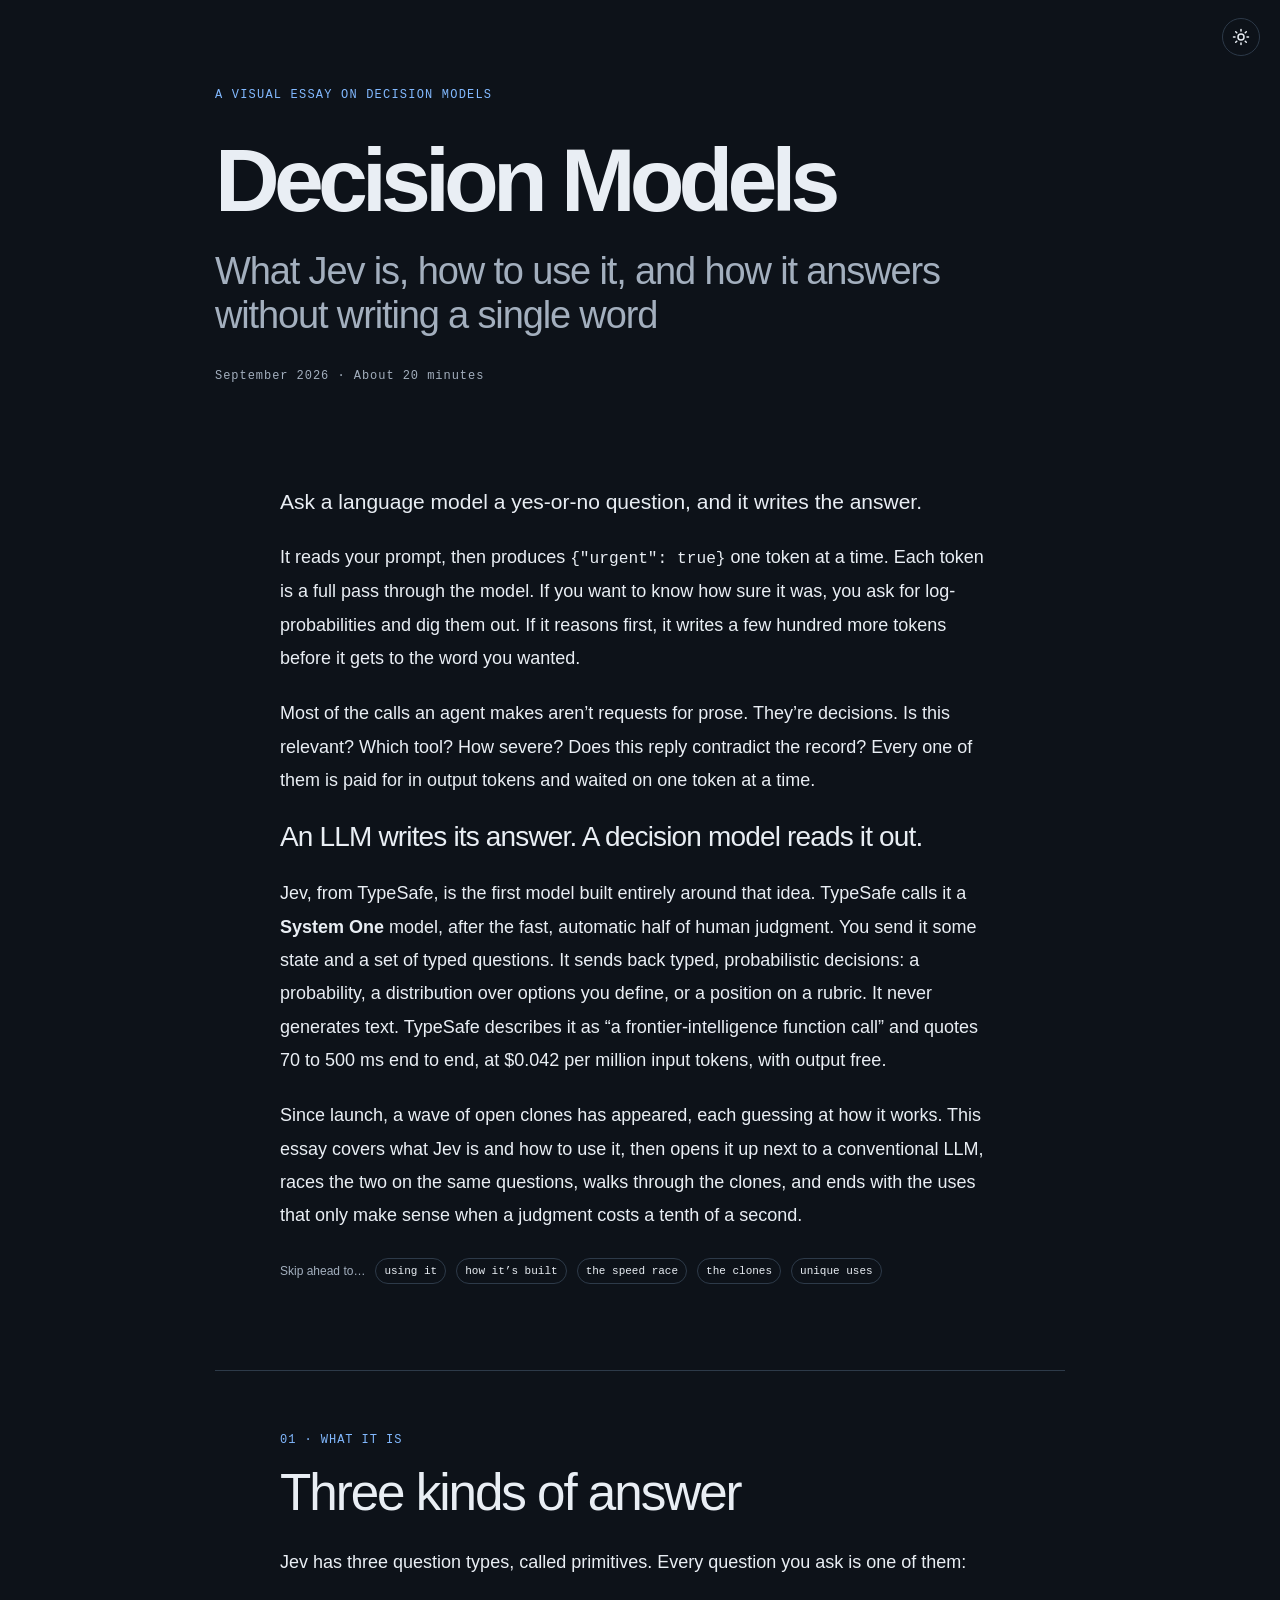
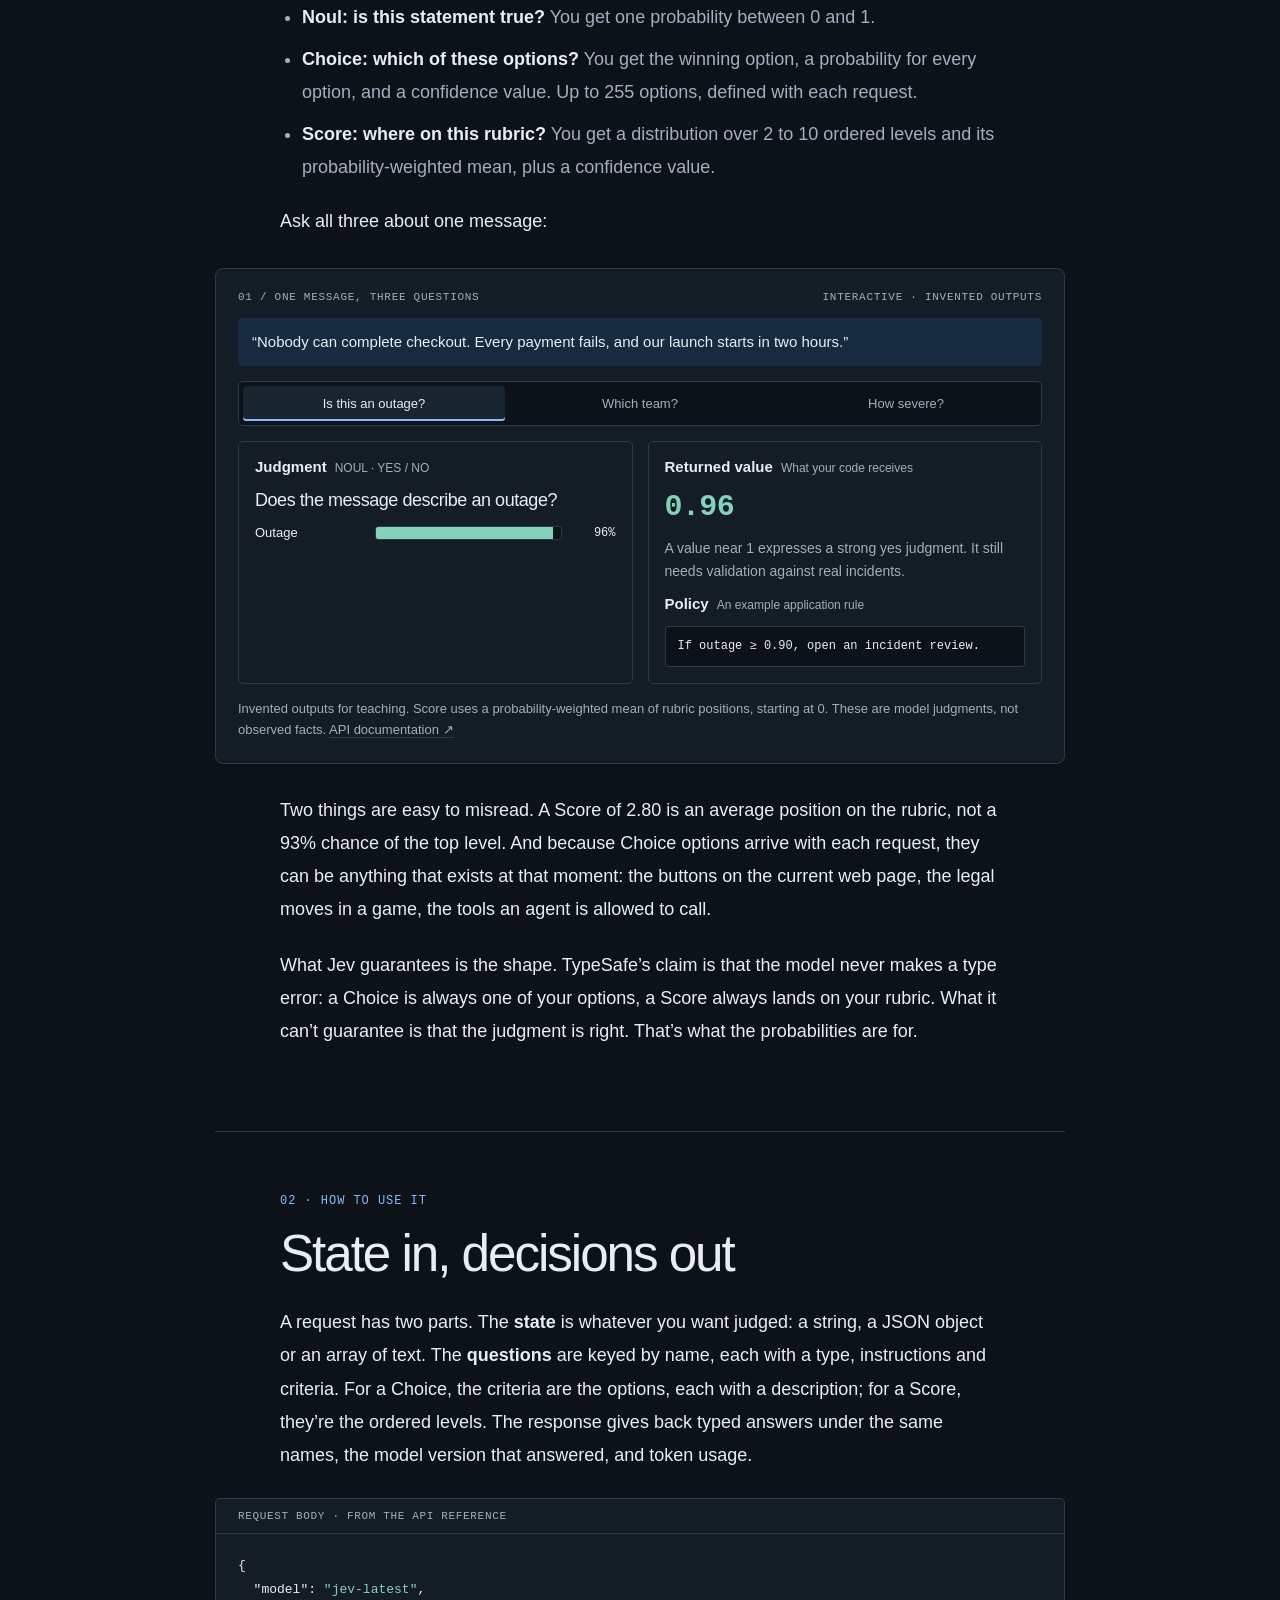
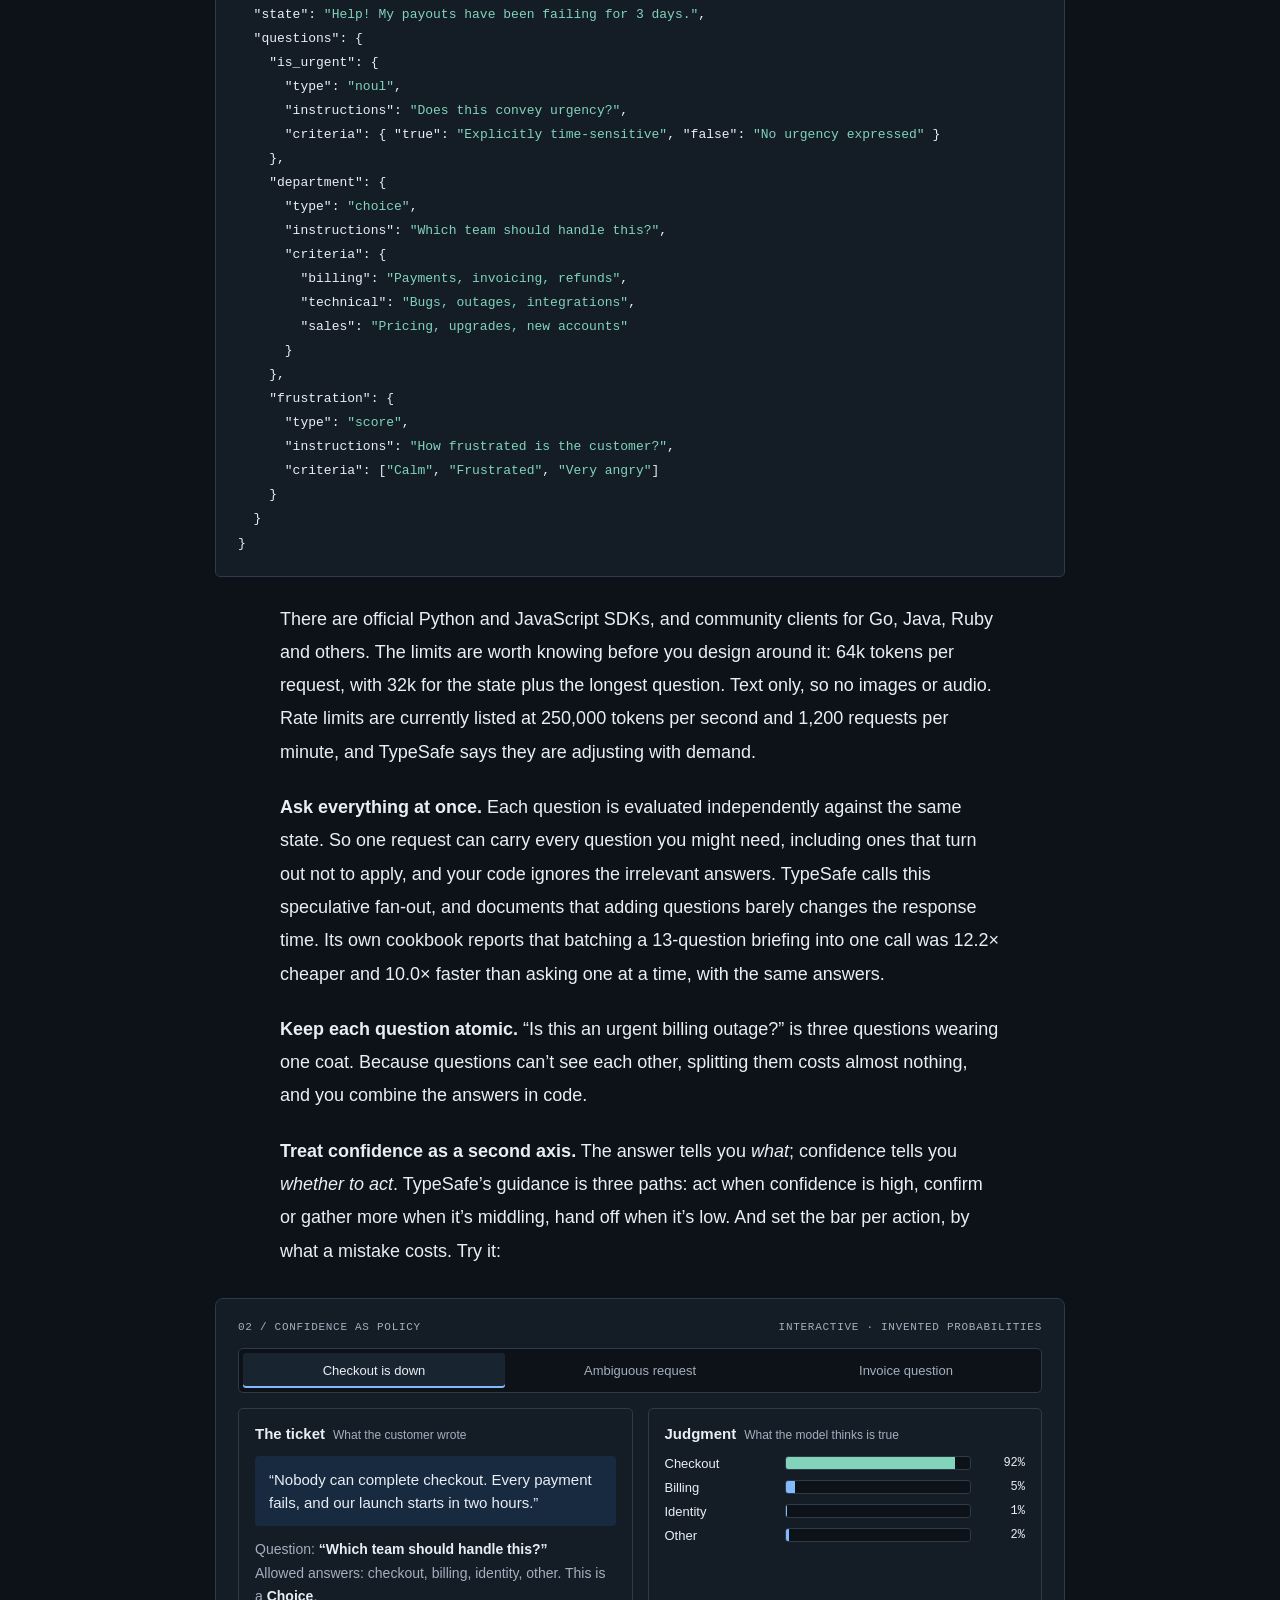
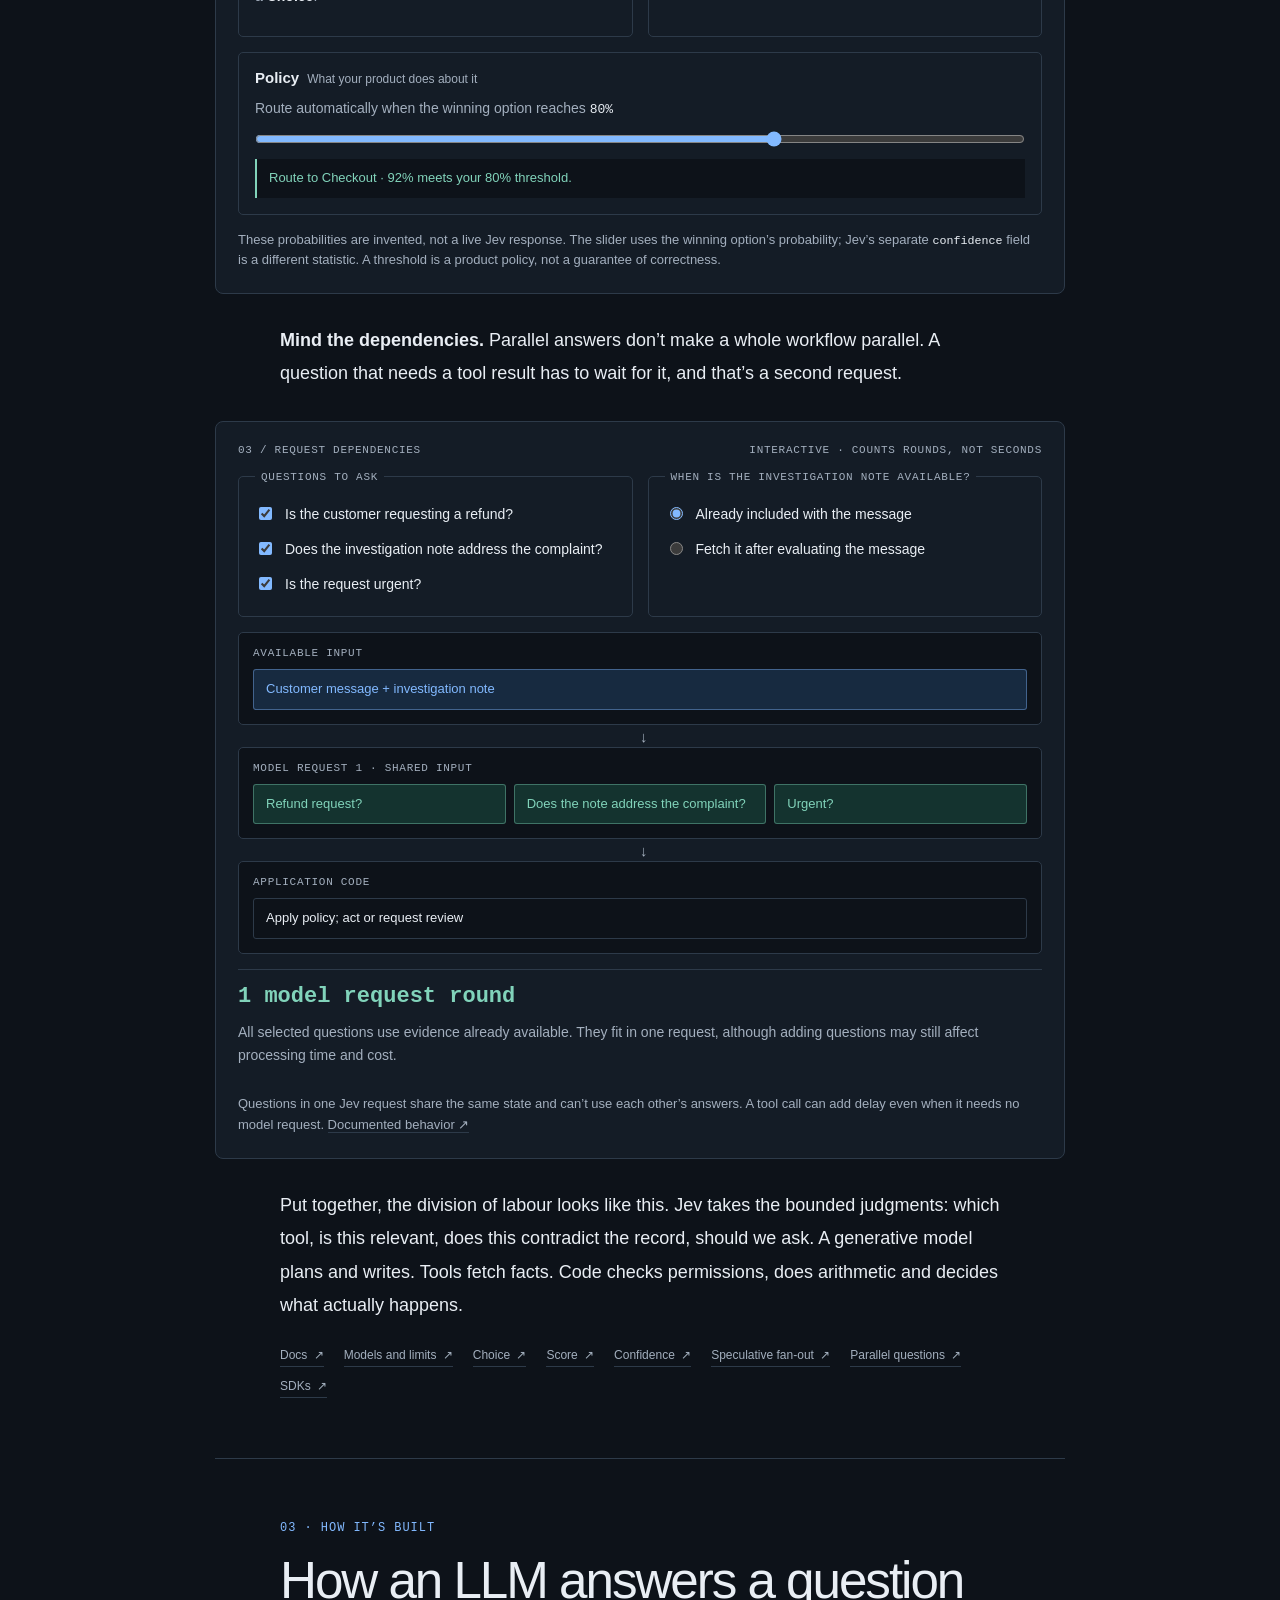
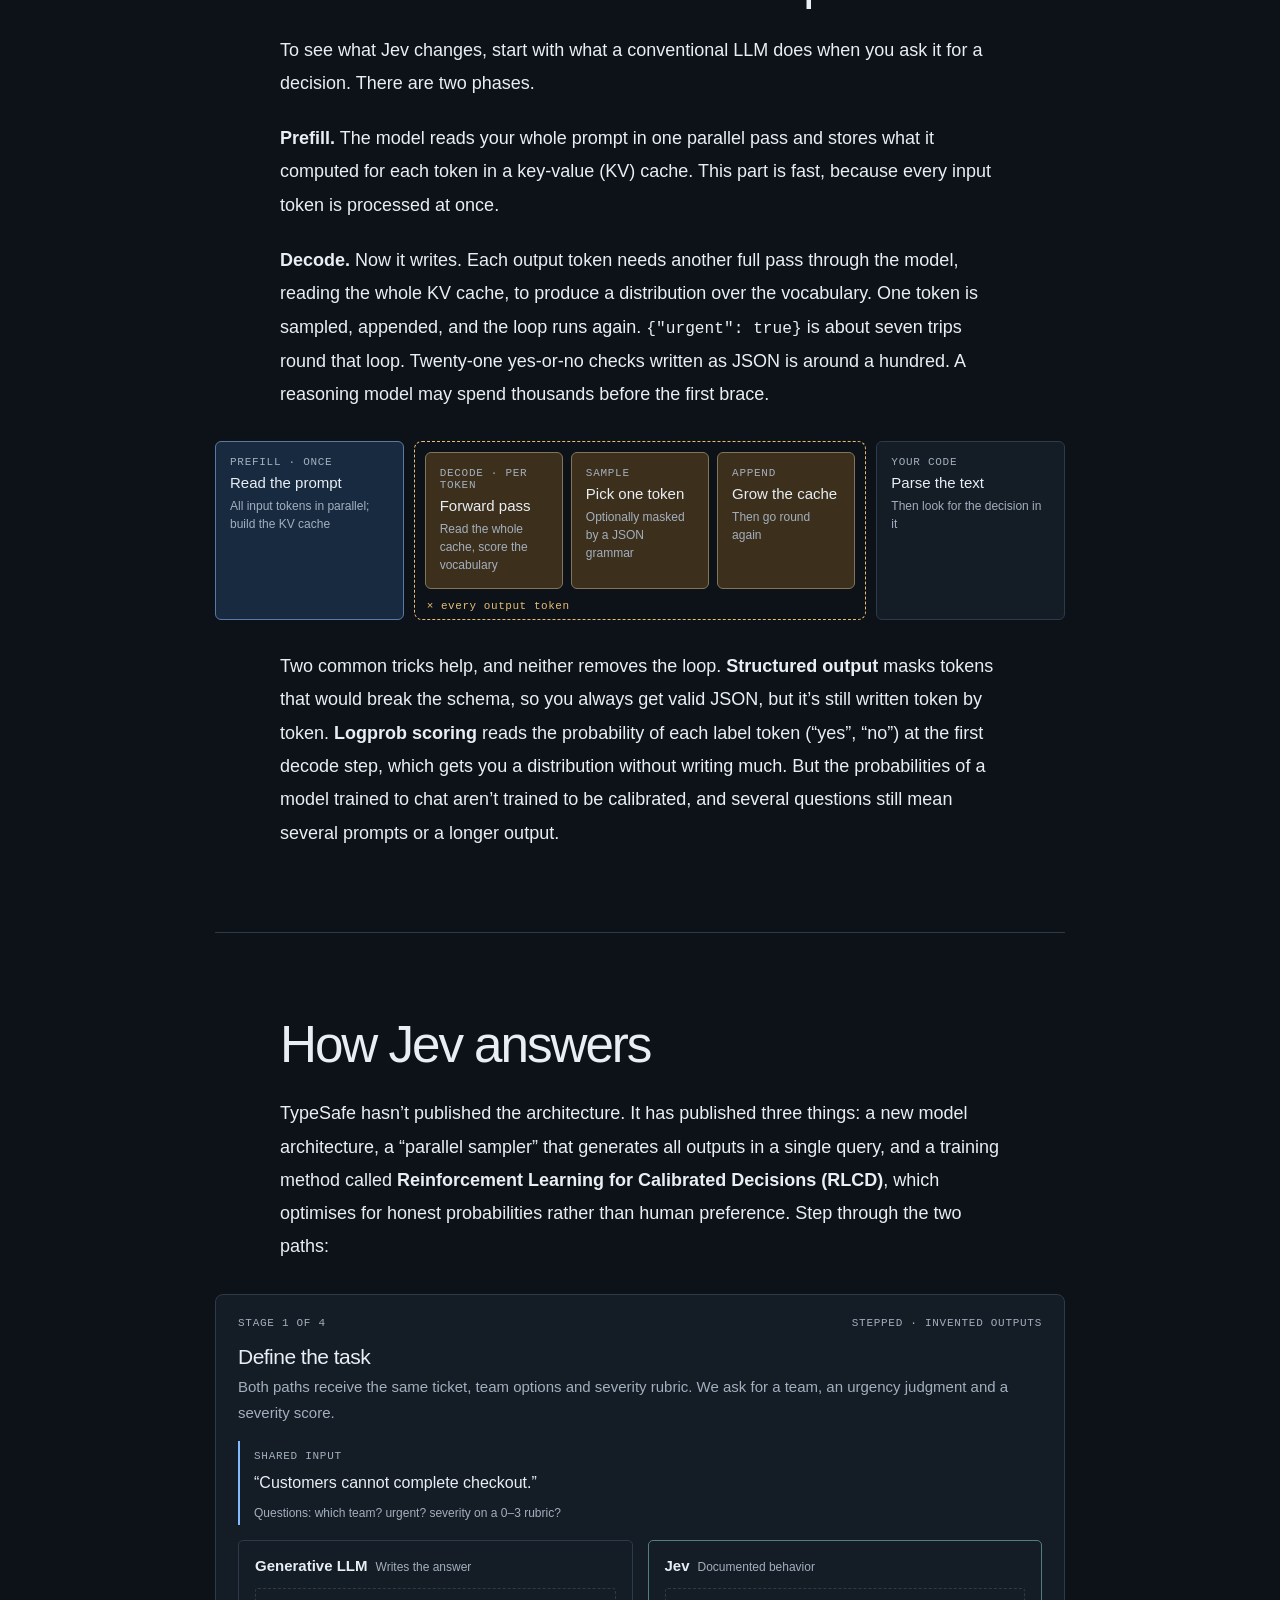
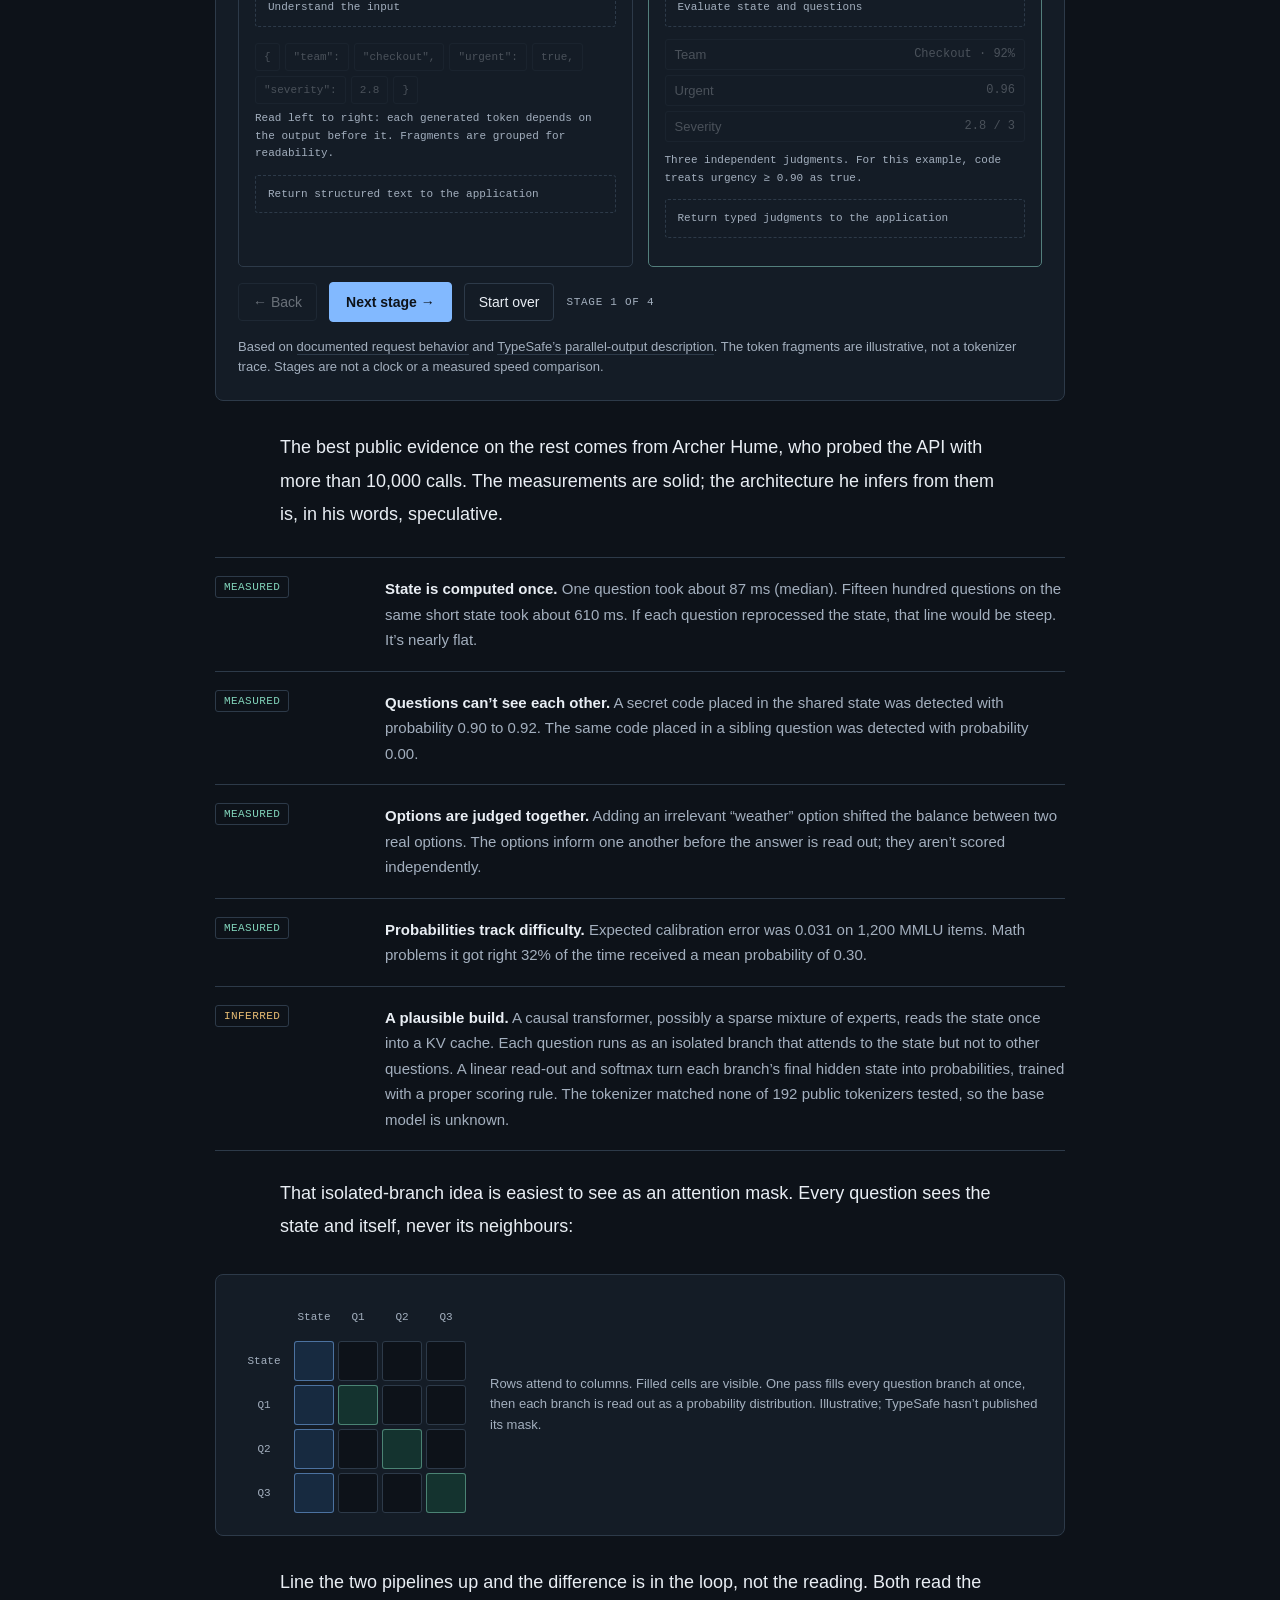
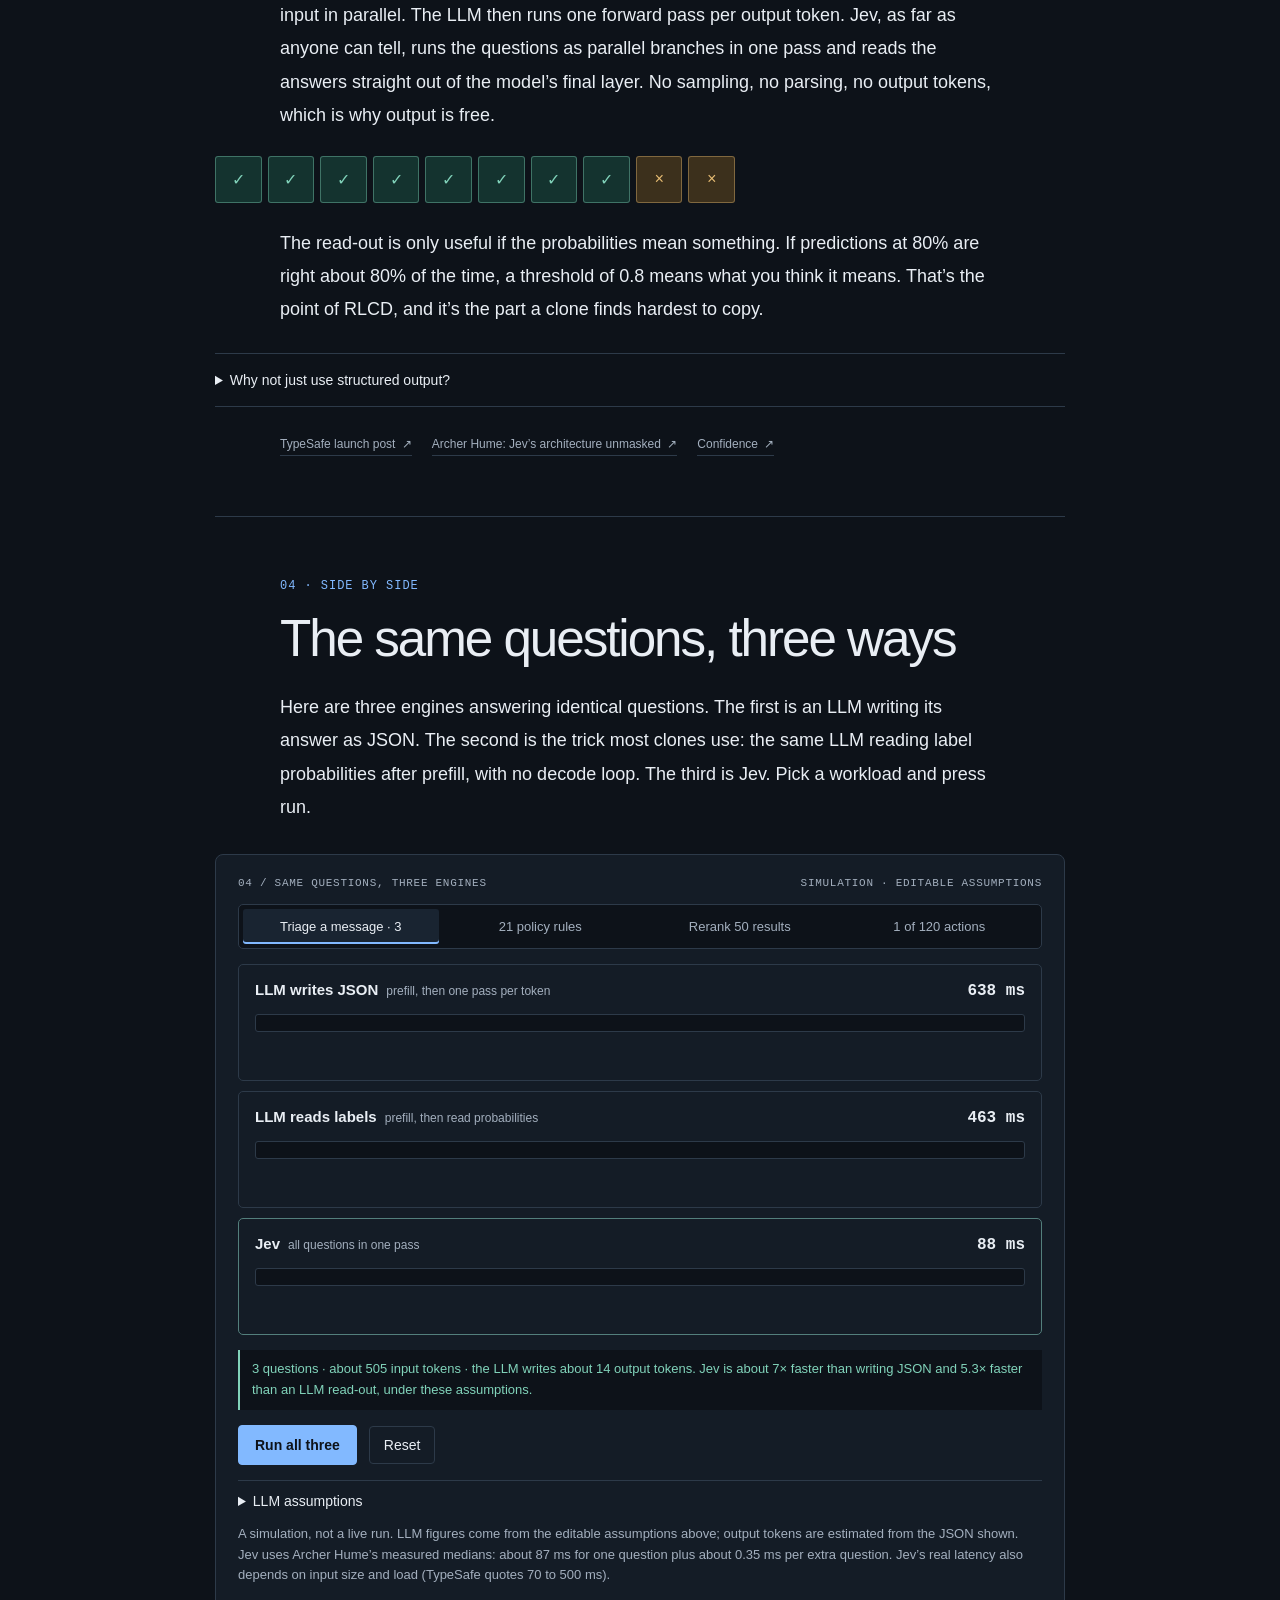
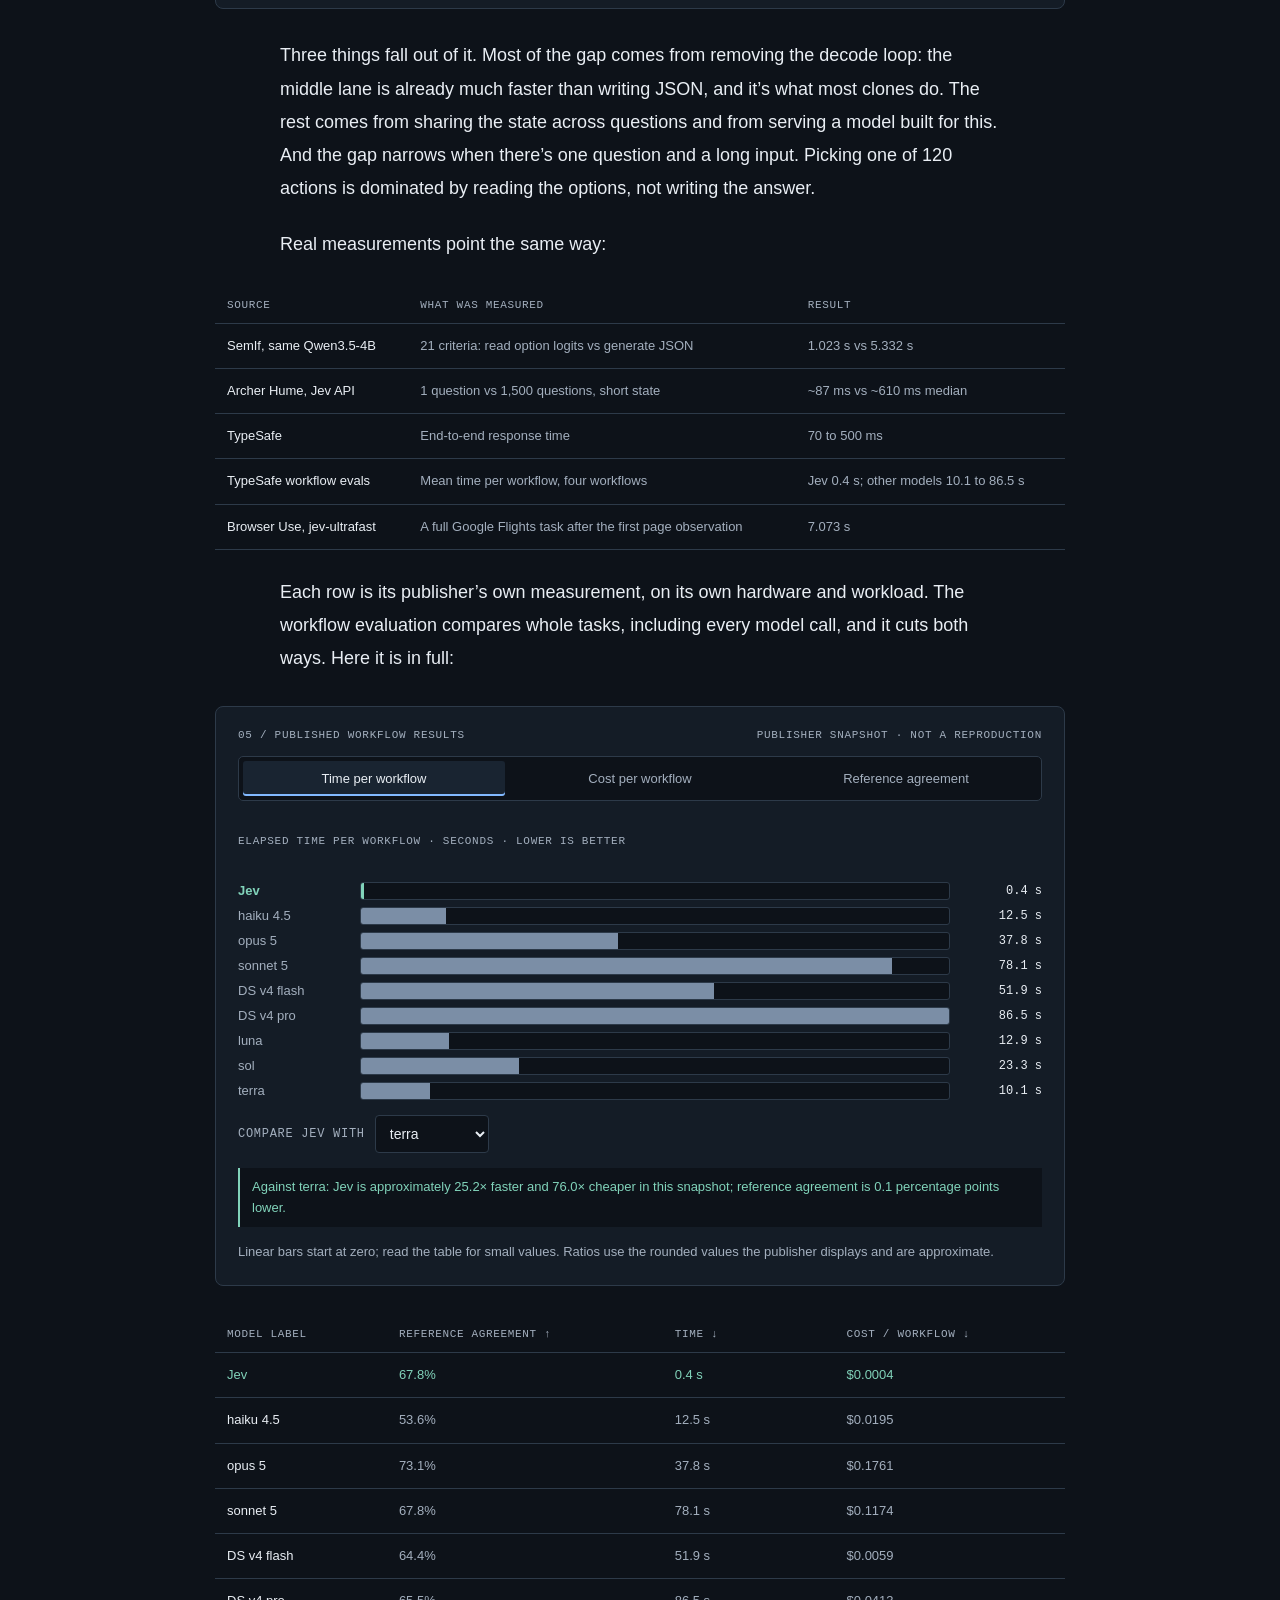
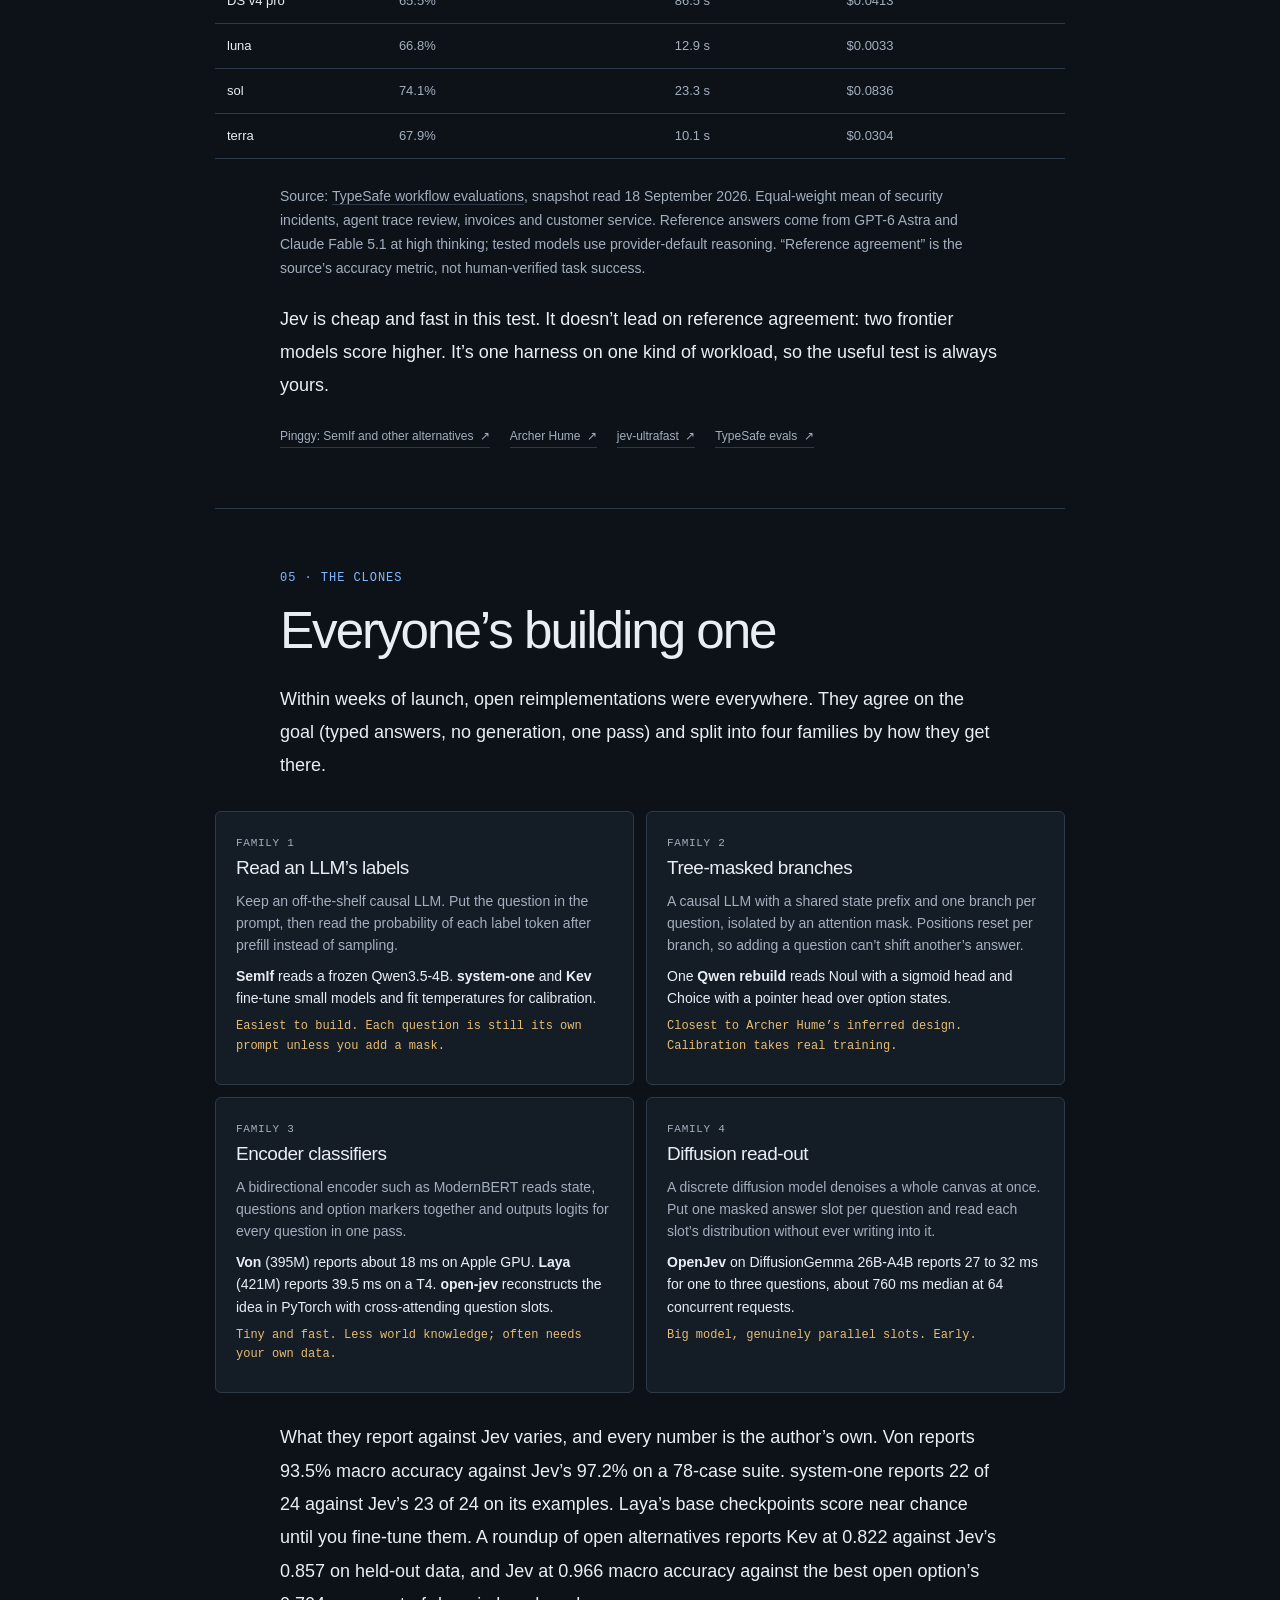
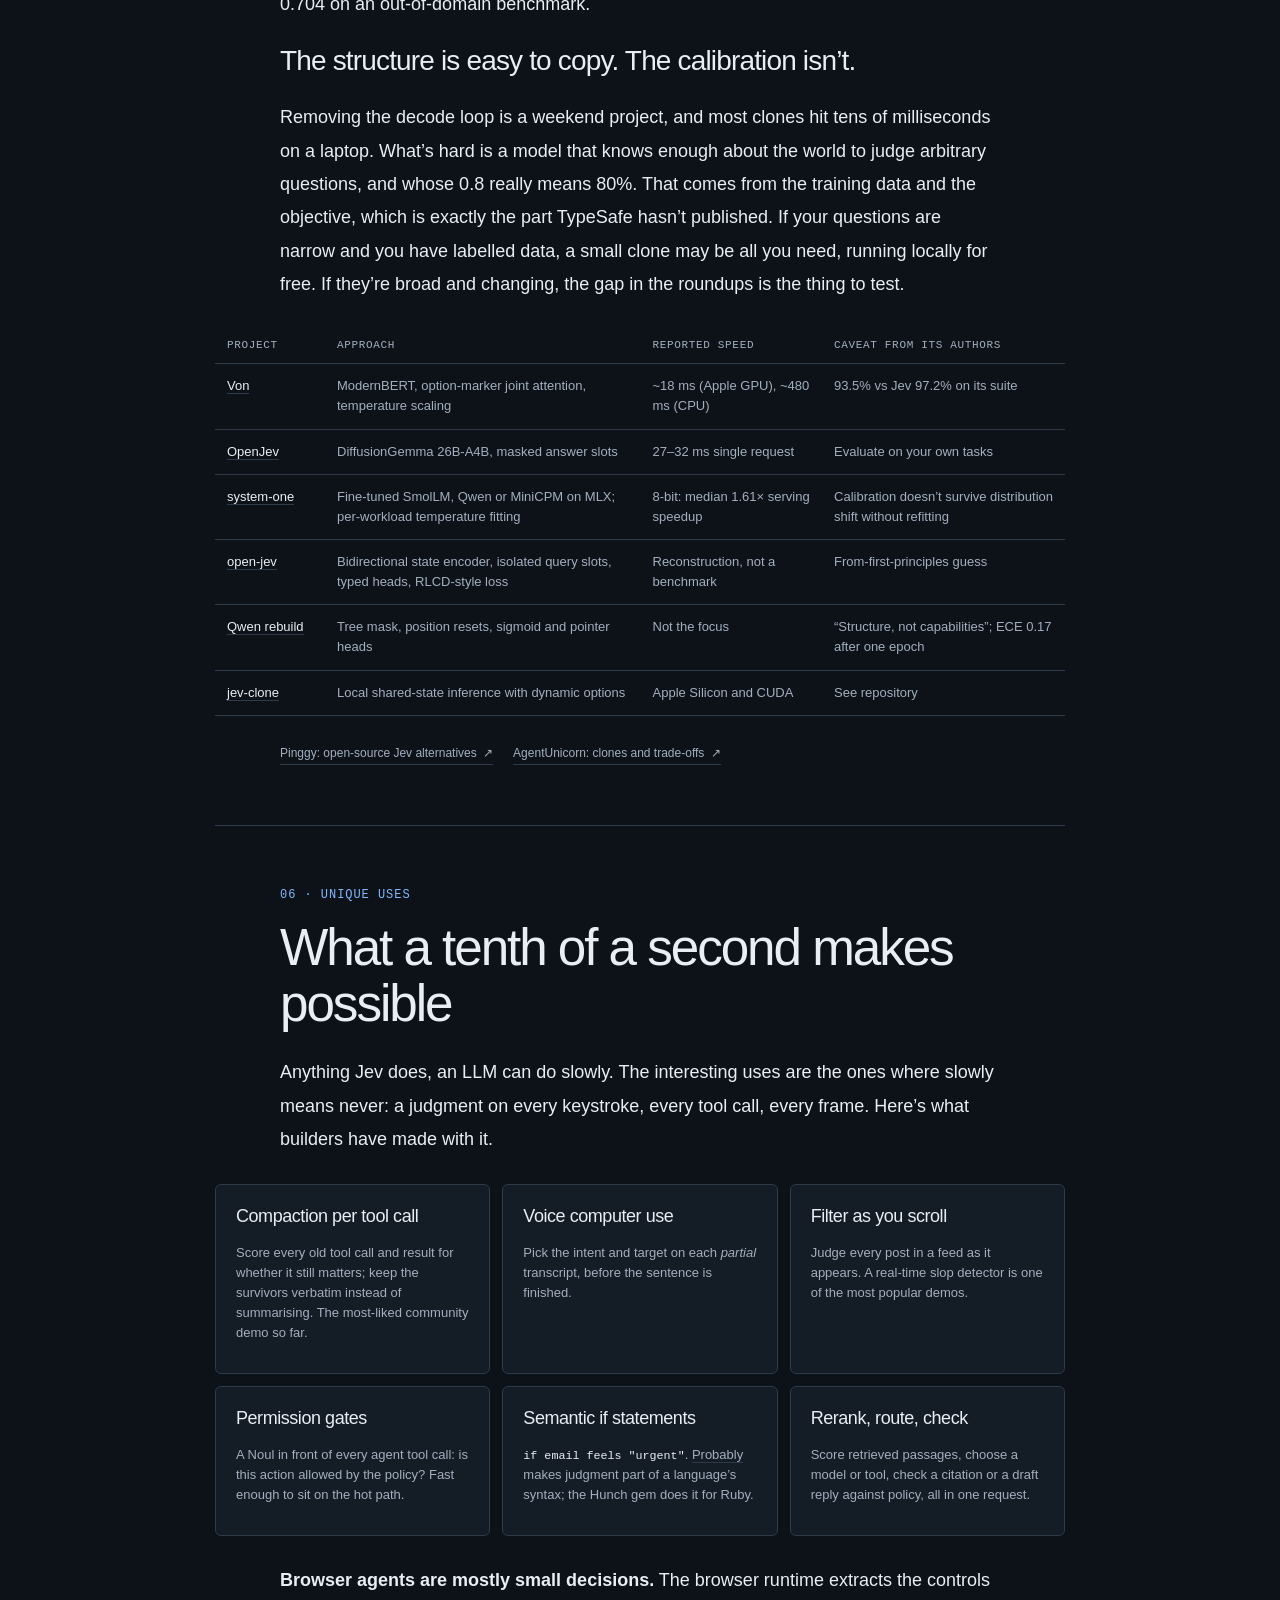
<file: emerging.html>
<!doctype html>
<html lang="en"><head><meta charset="utf-8"><meta name="viewport" content="width=device-width,initial-scale=1"><meta name="robots" content="noindex"><title>Choosing what to remember · Decision Models</title><link rel="canonical" href="https://sambhav.dev/jev-explained/#compaction"><meta http-equiv="refresh" content="0; url=index.html#compaction"><script>var h=location.hash.slice(1),keep=[];location.replace('index.html#'+(keep.indexOf(h)>-1?h:'compaction'));</script><style>body{margin:0;padding:40px 20px;background:#0d1219;color:#e9eef4;font:16px Arial,sans-serif}a{color:#82b9ff}</style></head>
<body><p>This chapter is now part of one essay. <a href="index.html#compaction">Continue to “Choosing what to remember” →</a></p></body></html>
</file>
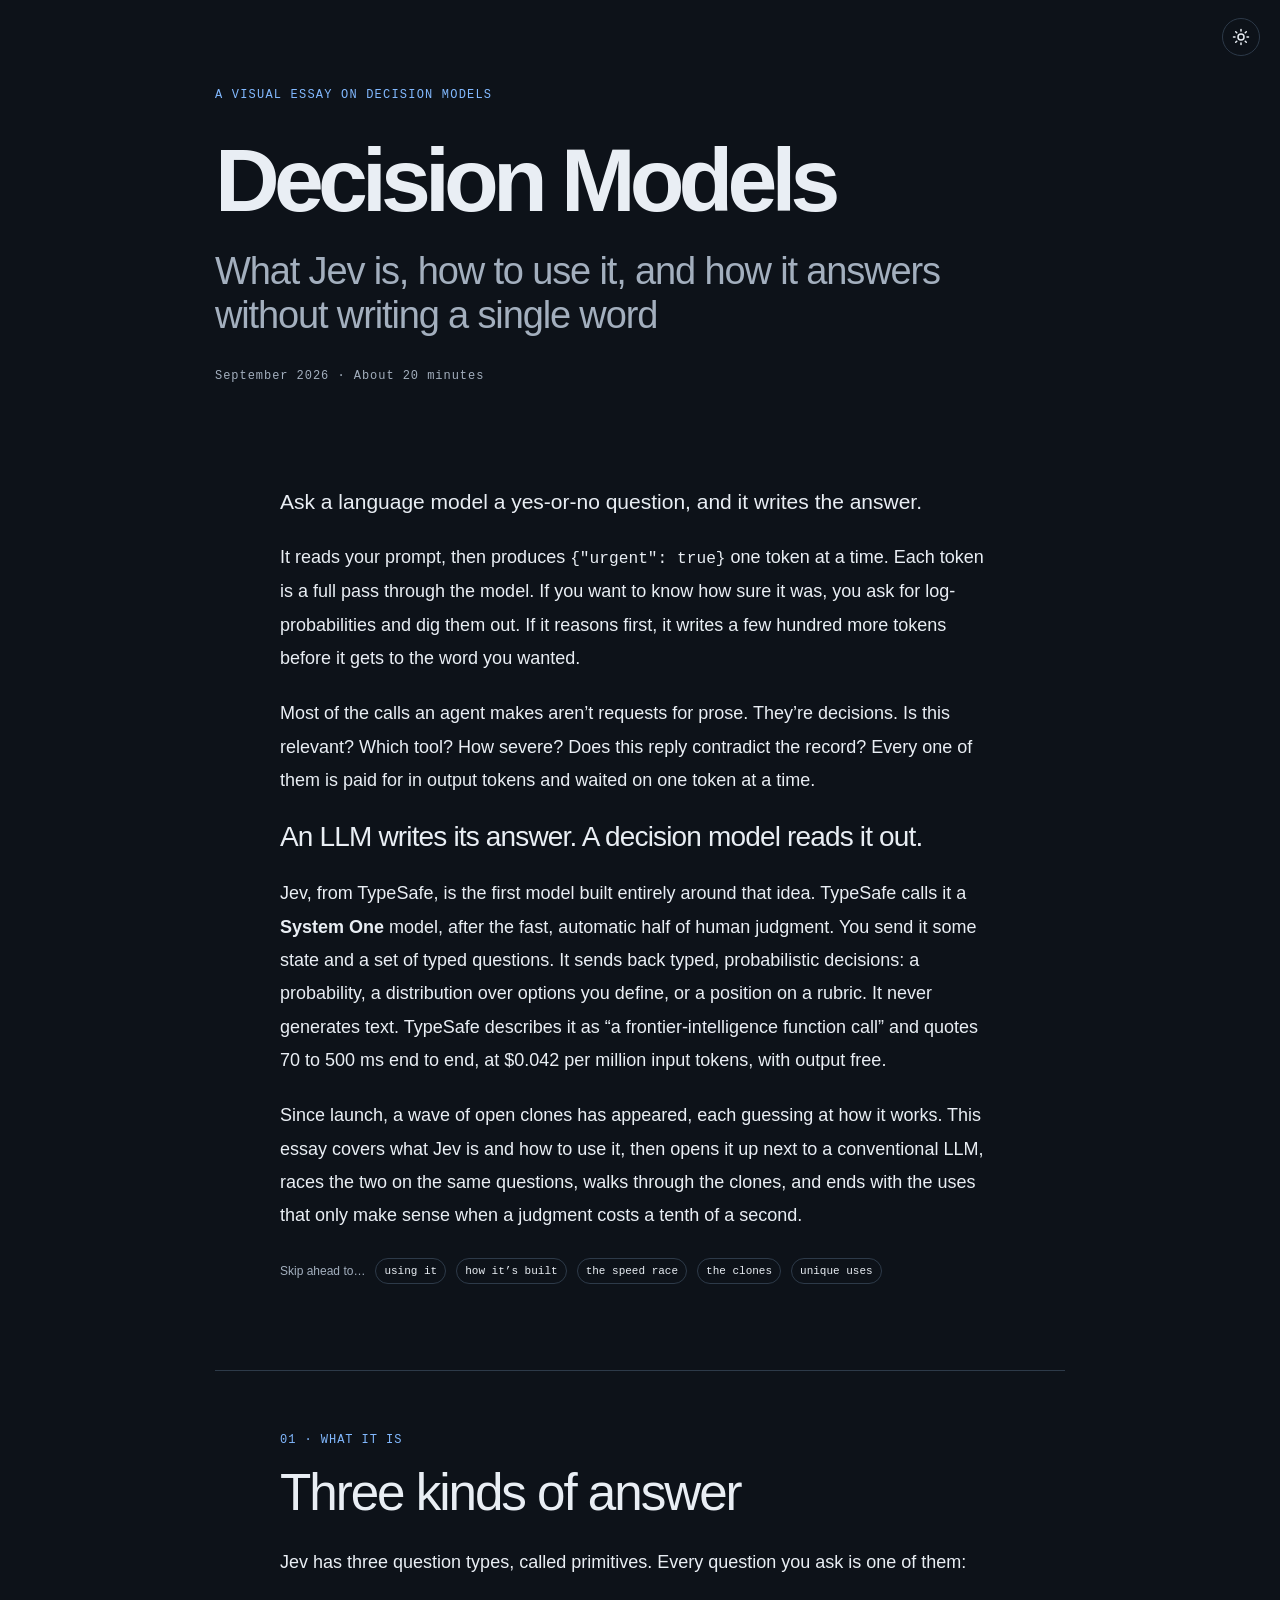
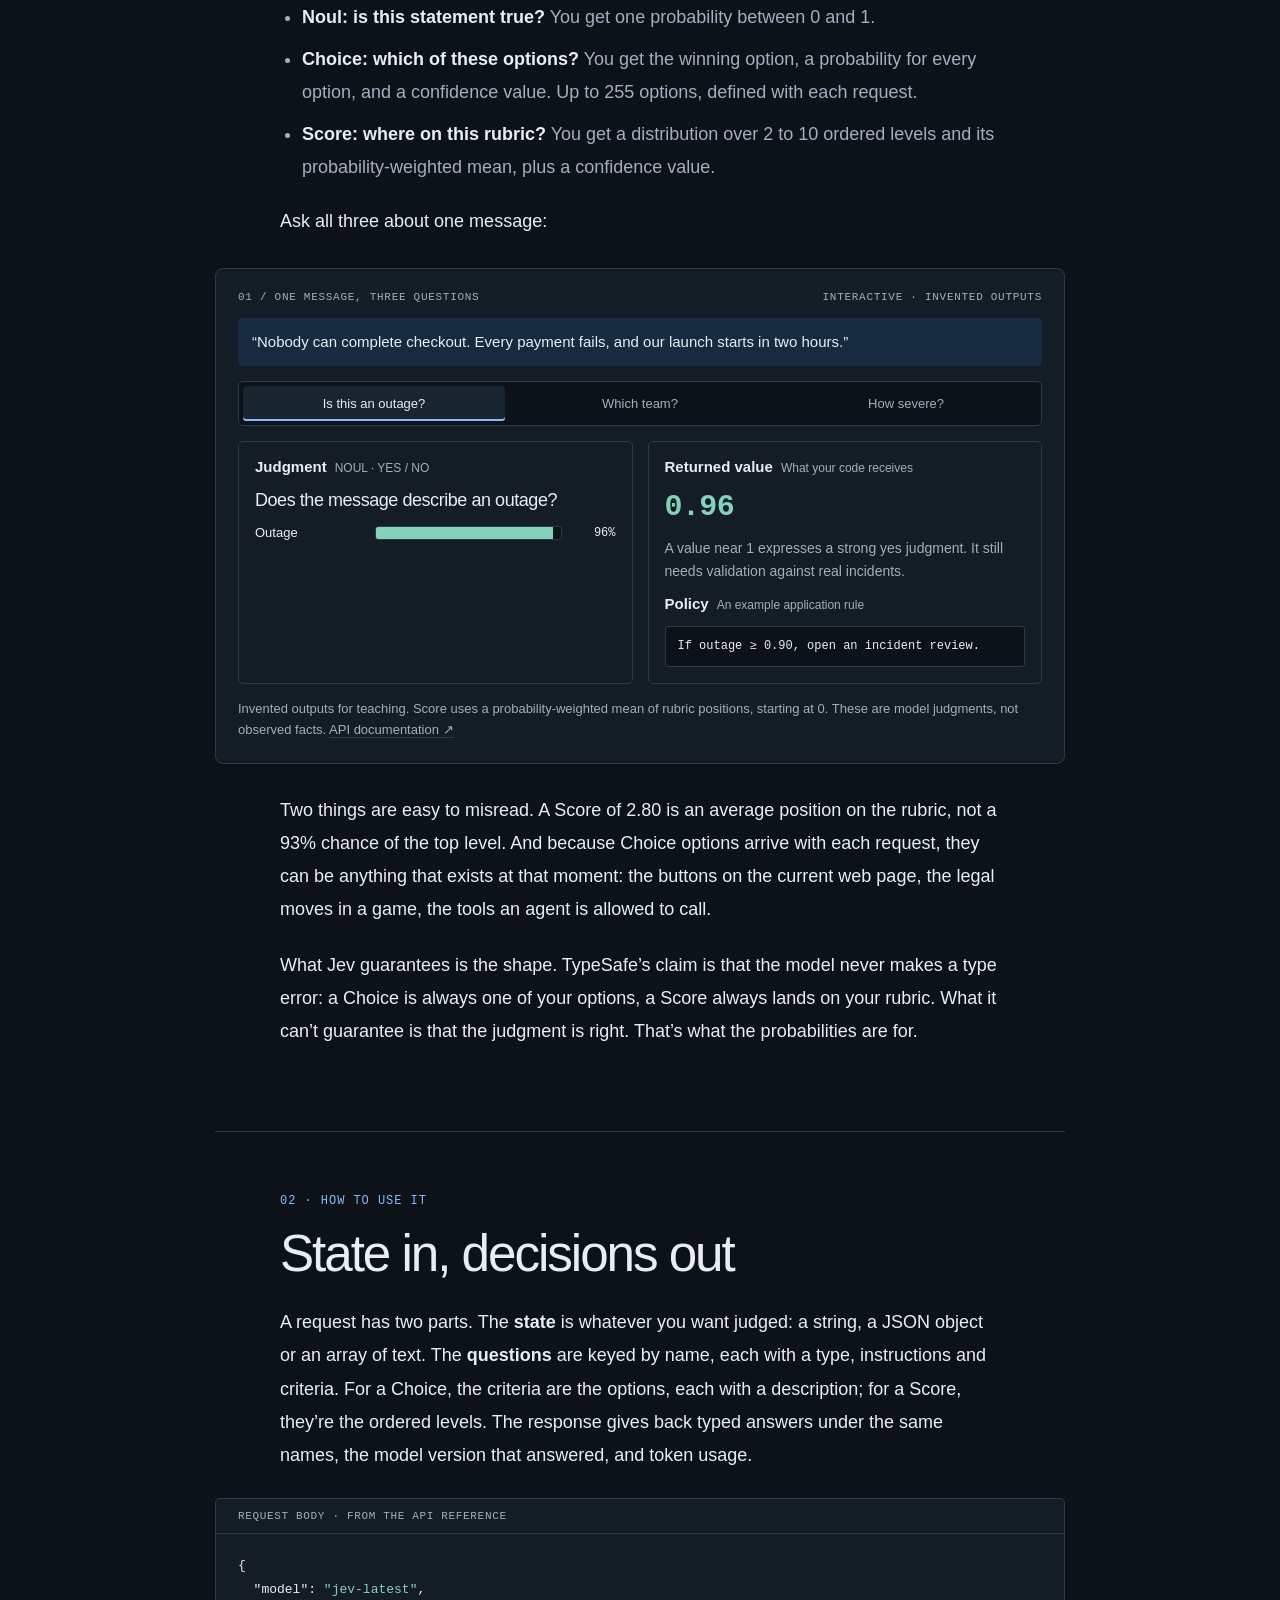
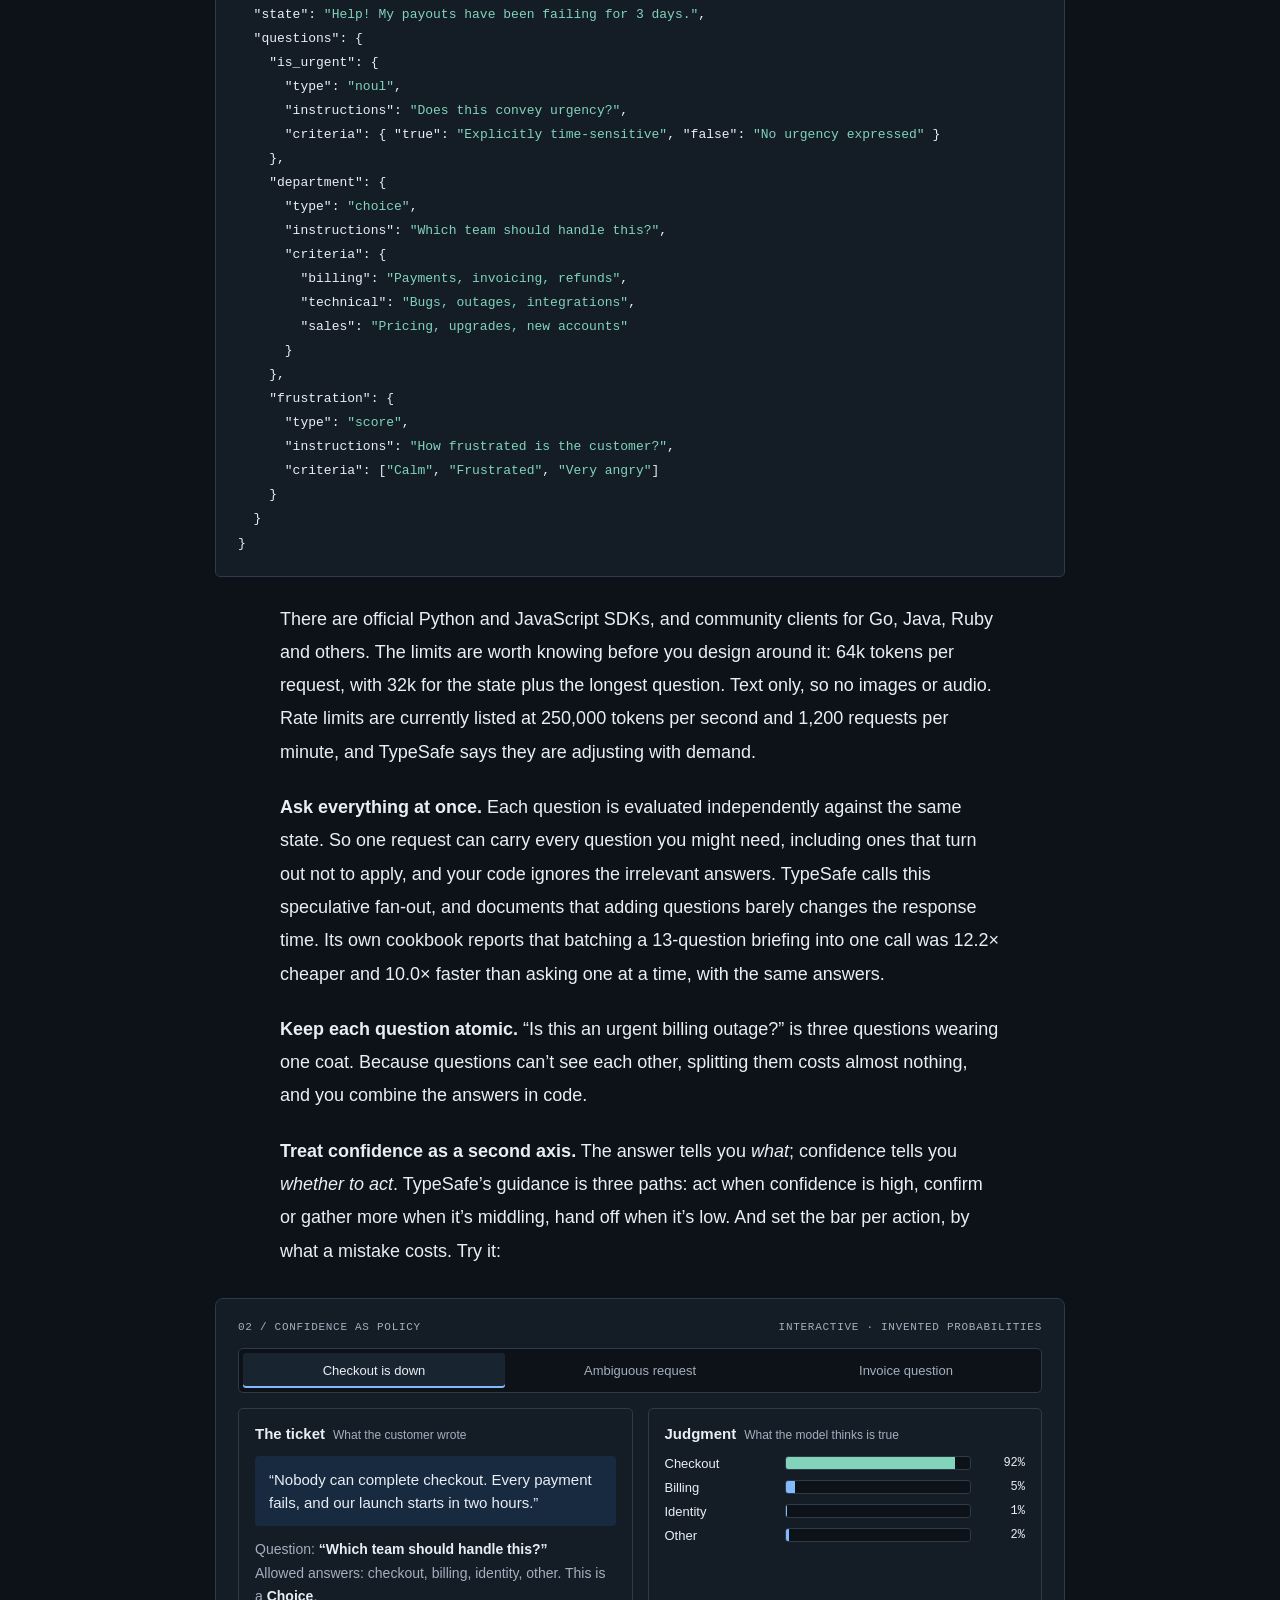
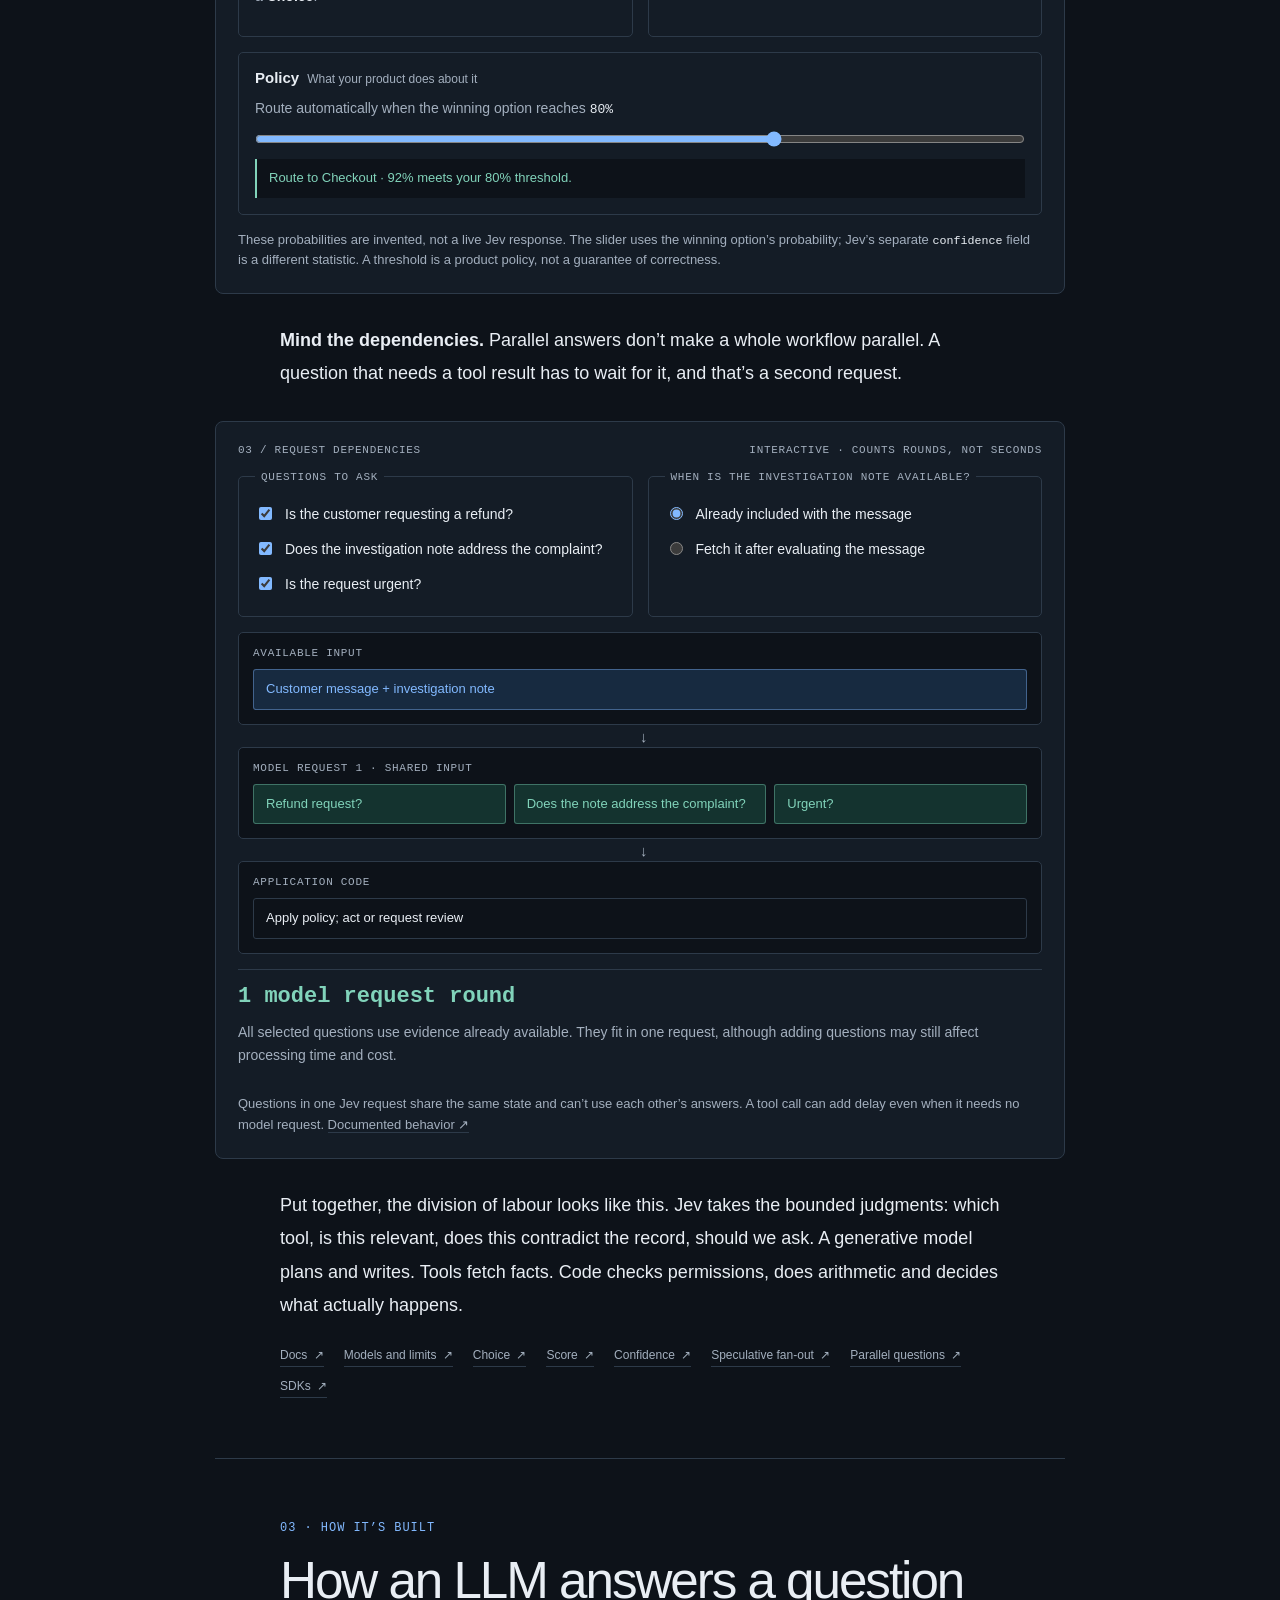
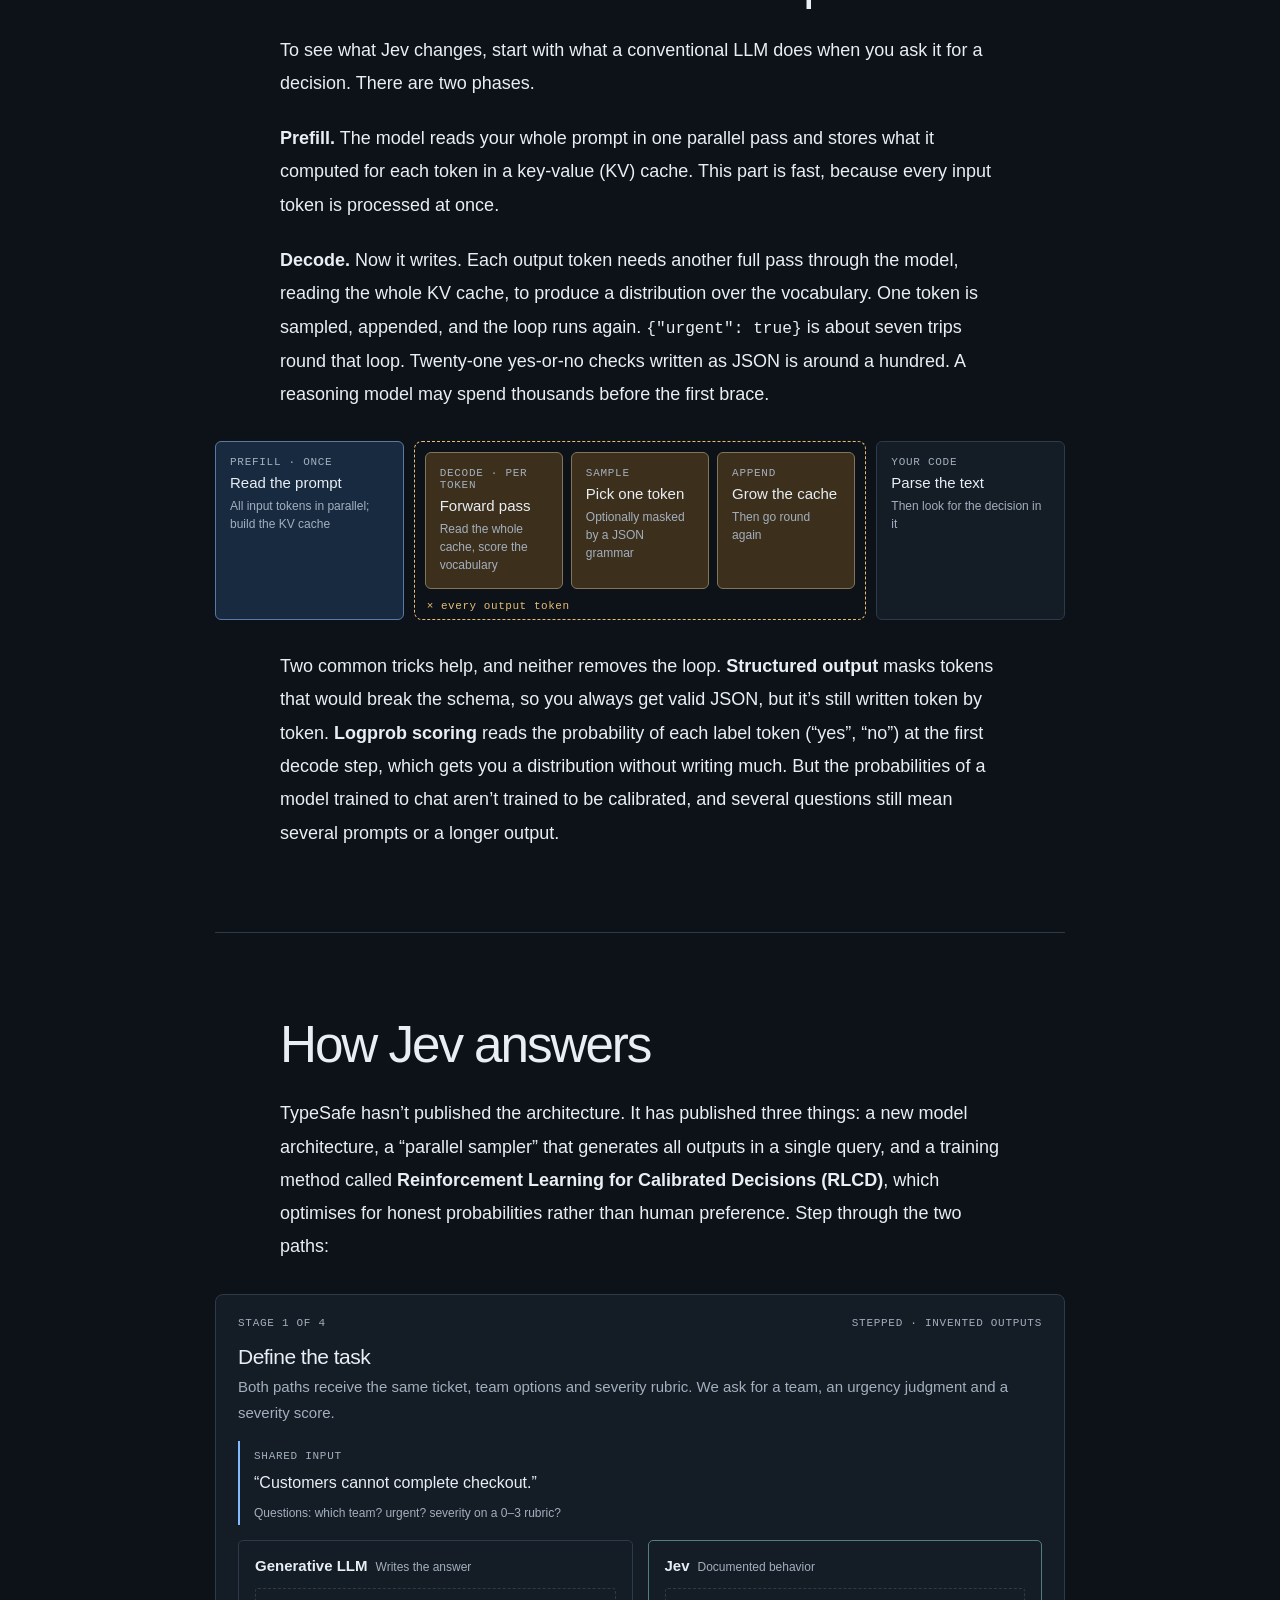
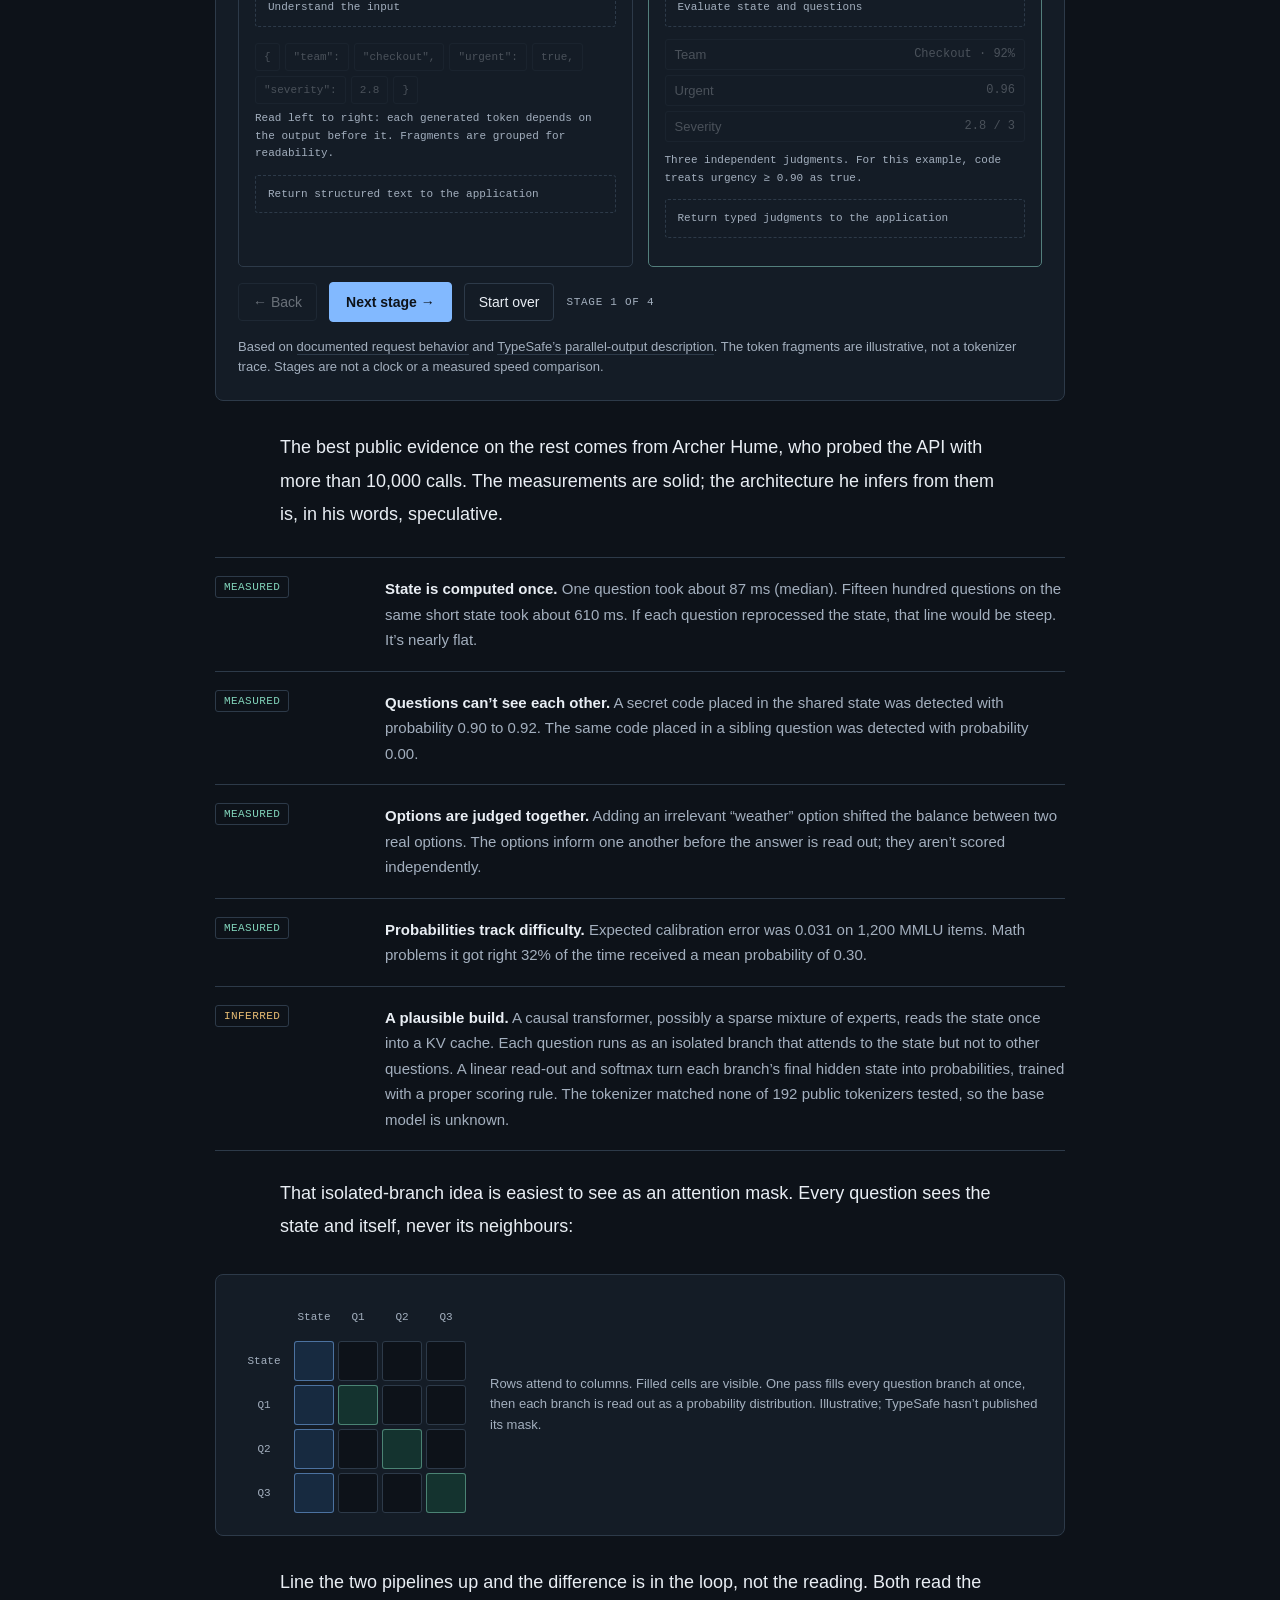
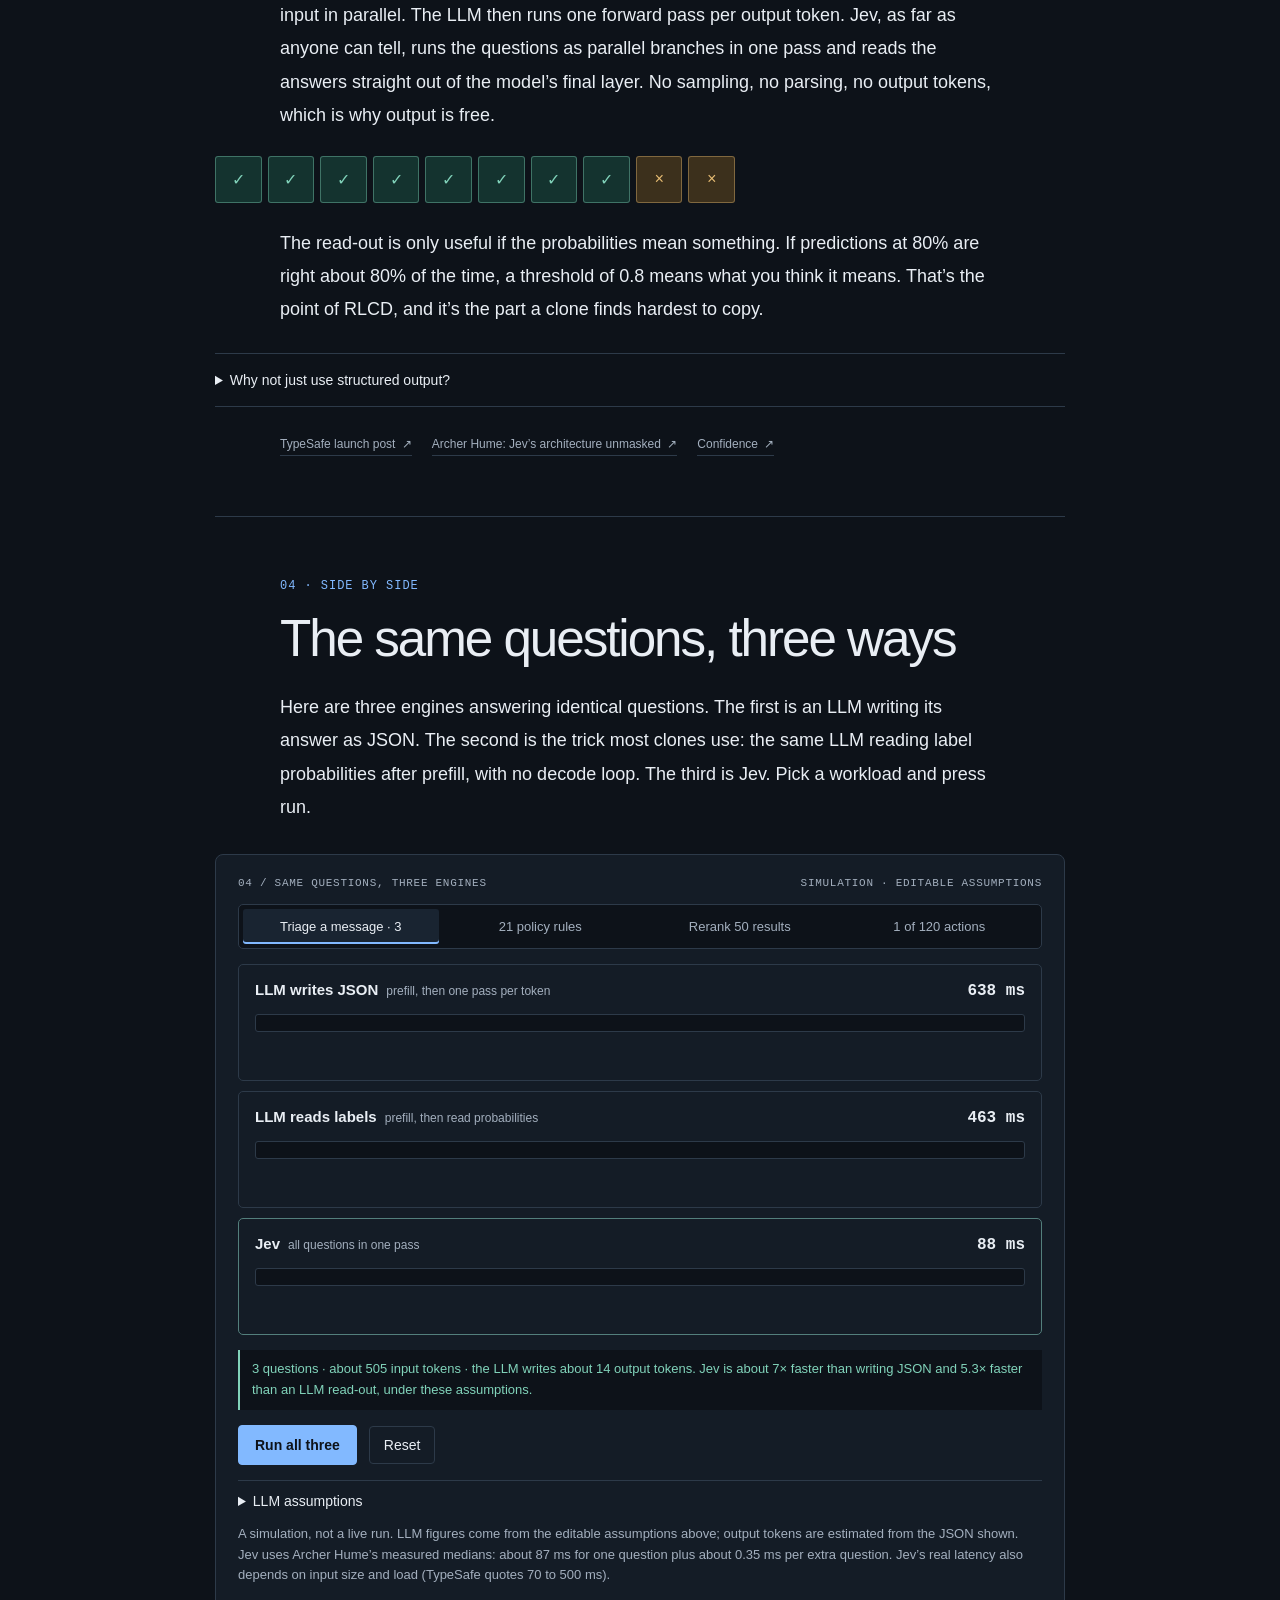
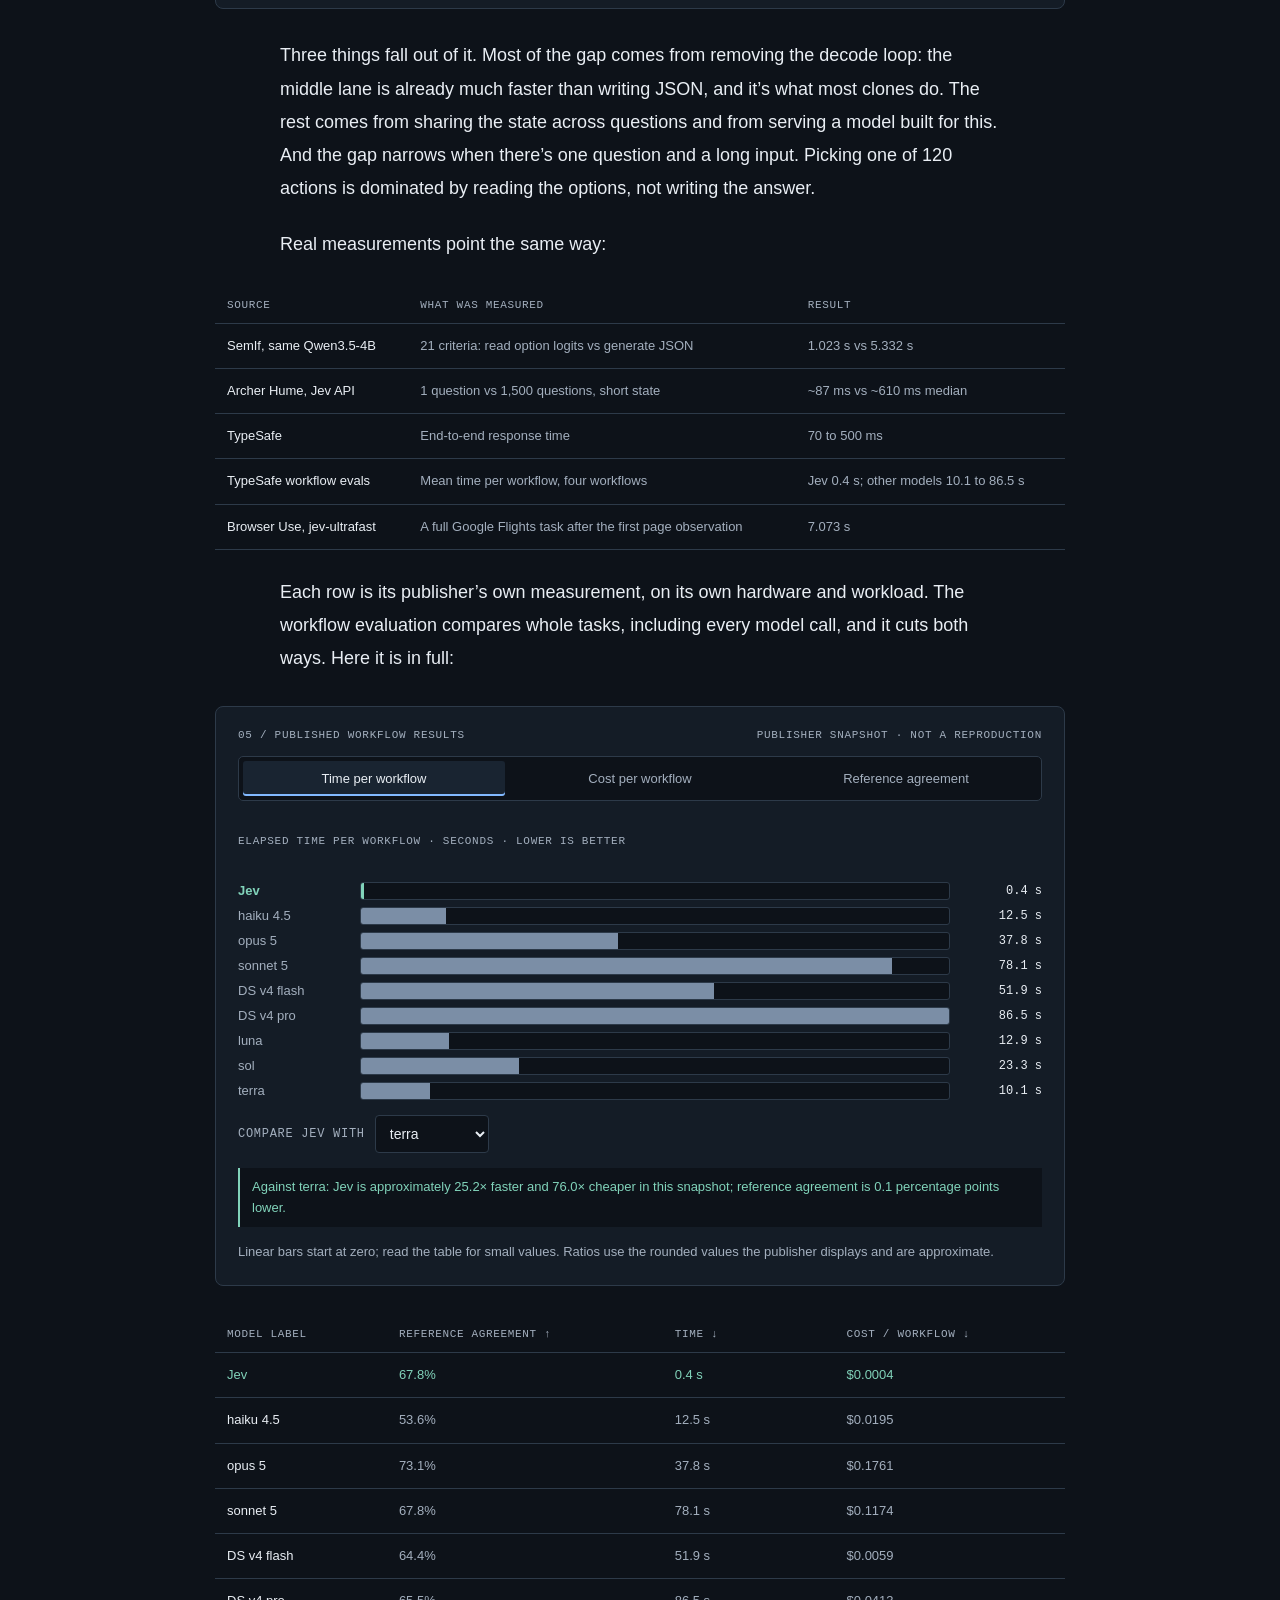
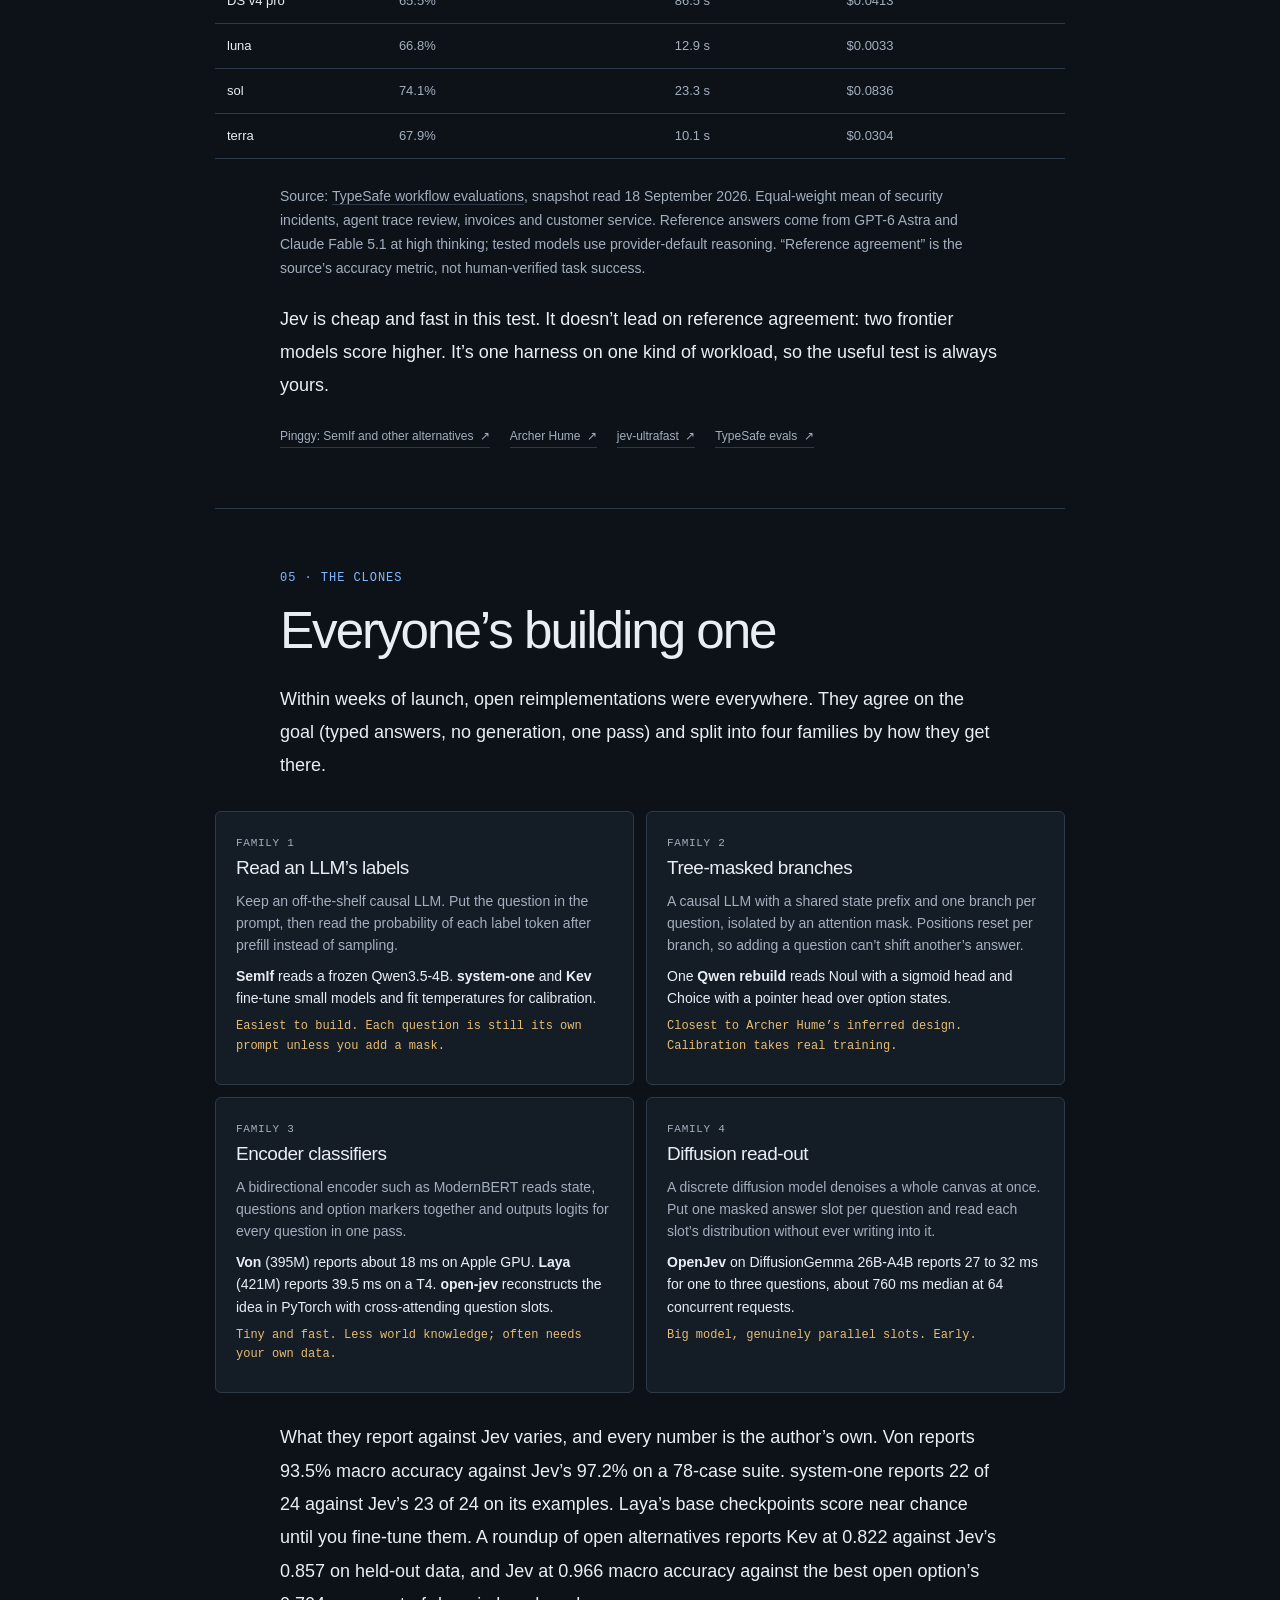
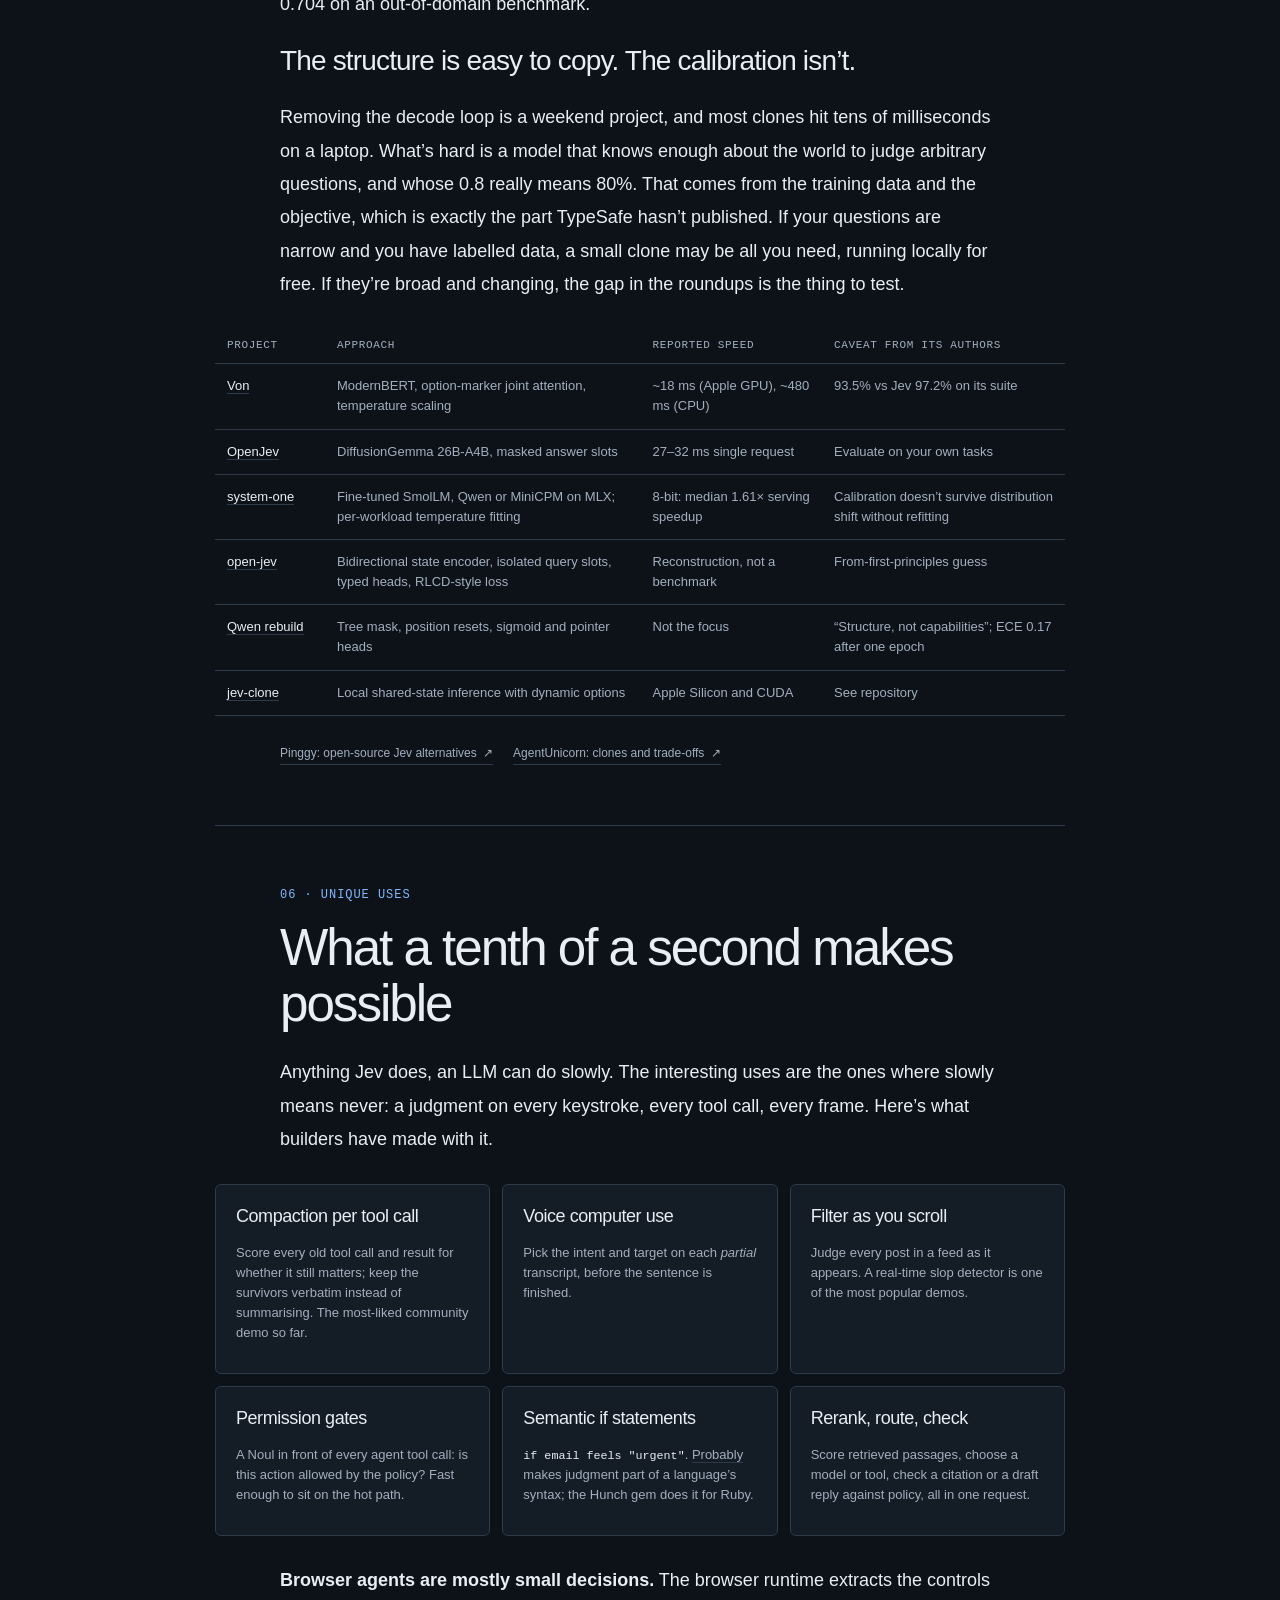
<file: gaming.html>
<!doctype html>
<html lang="en"><head><meta charset="utf-8"><meta name="viewport" content="width=device-width,initial-scale=1"><meta name="robots" content="noindex"><title>Game loops · Decision Models</title><link rel="canonical" href="https://sambhav.dev/jev-explained/#games"><meta http-equiv="refresh" content="0; url=index.html#games"><script>var h=location.hash.slice(1),keep=[];location.replace('index.html#'+(keep.indexOf(h)>-1?h:'games'));</script><style>body{margin:0;padding:40px 20px;background:#0d1219;color:#e9eef4;font:16px Arial,sans-serif}a{color:#82b9ff}</style></head>
<body><p>This chapter is now part of one essay. <a href="index.html#games">Continue to “Game loops” →</a></p></body></html>
</file>
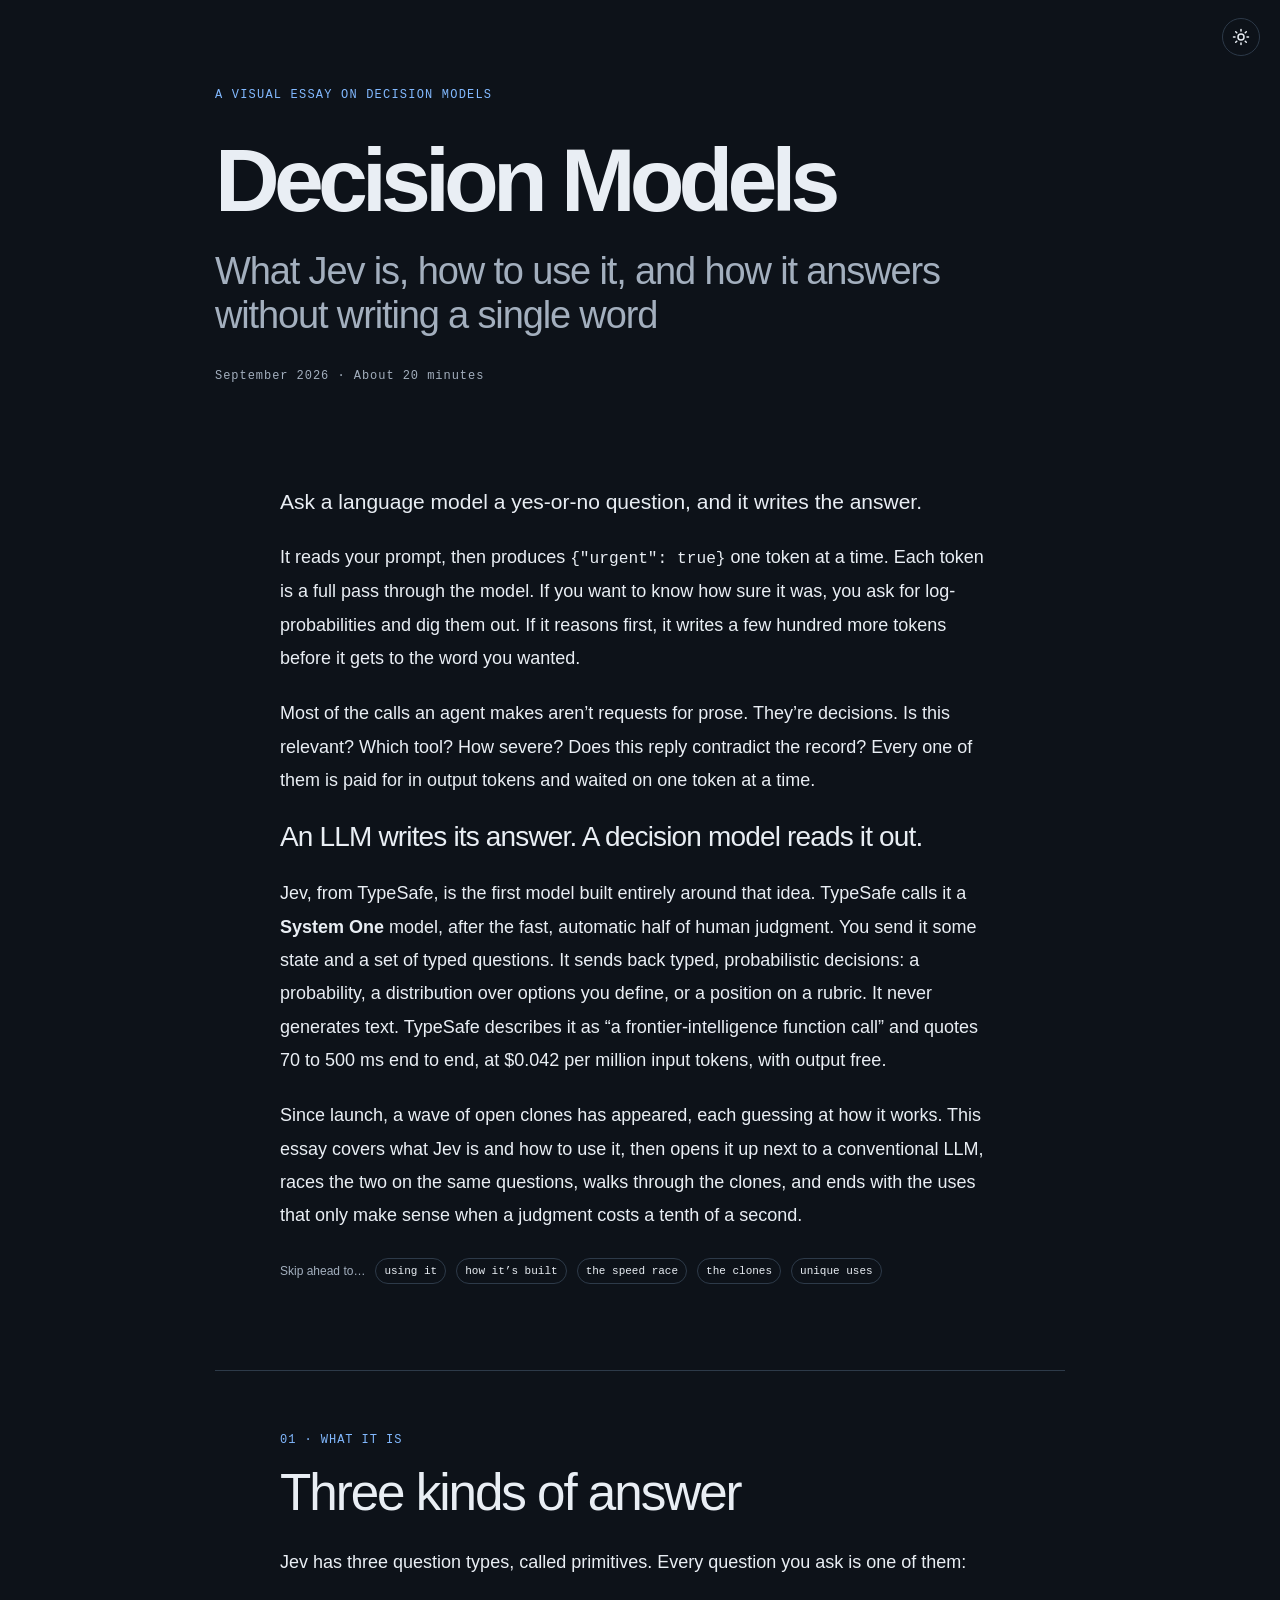
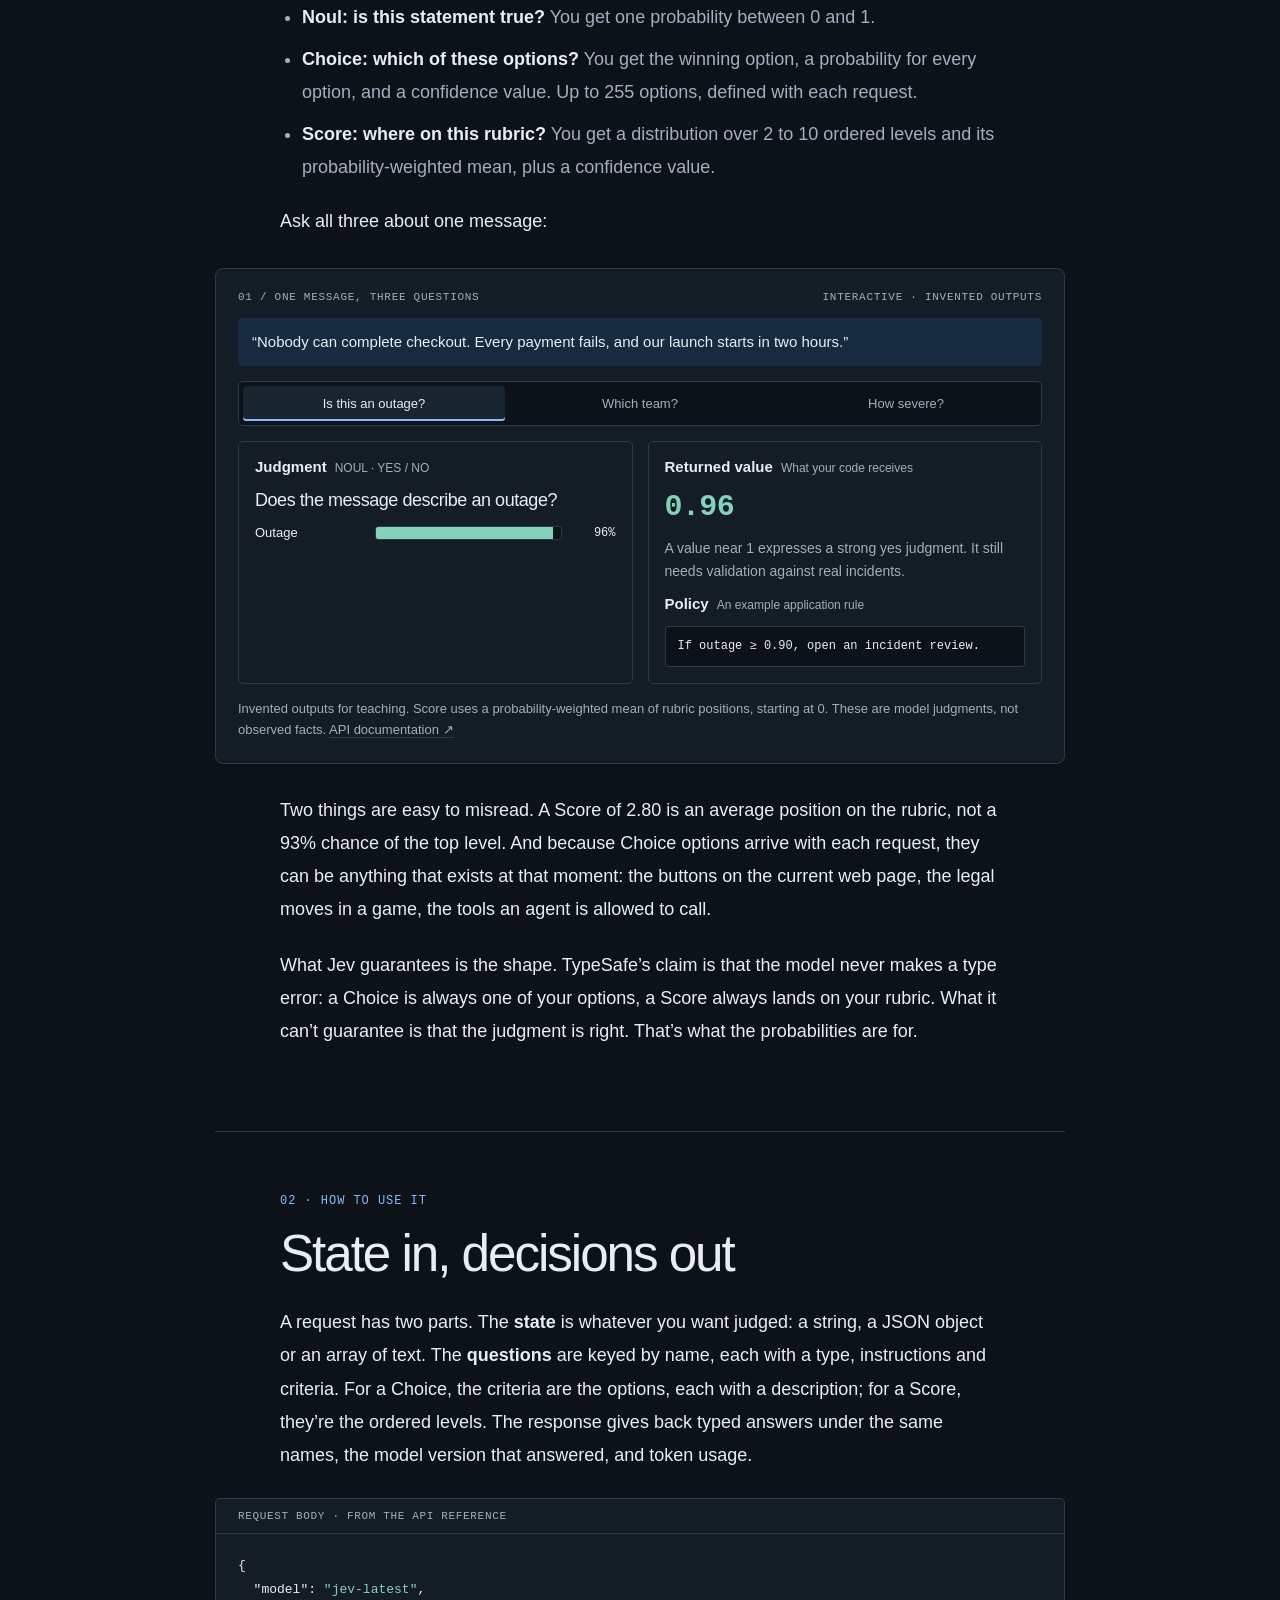
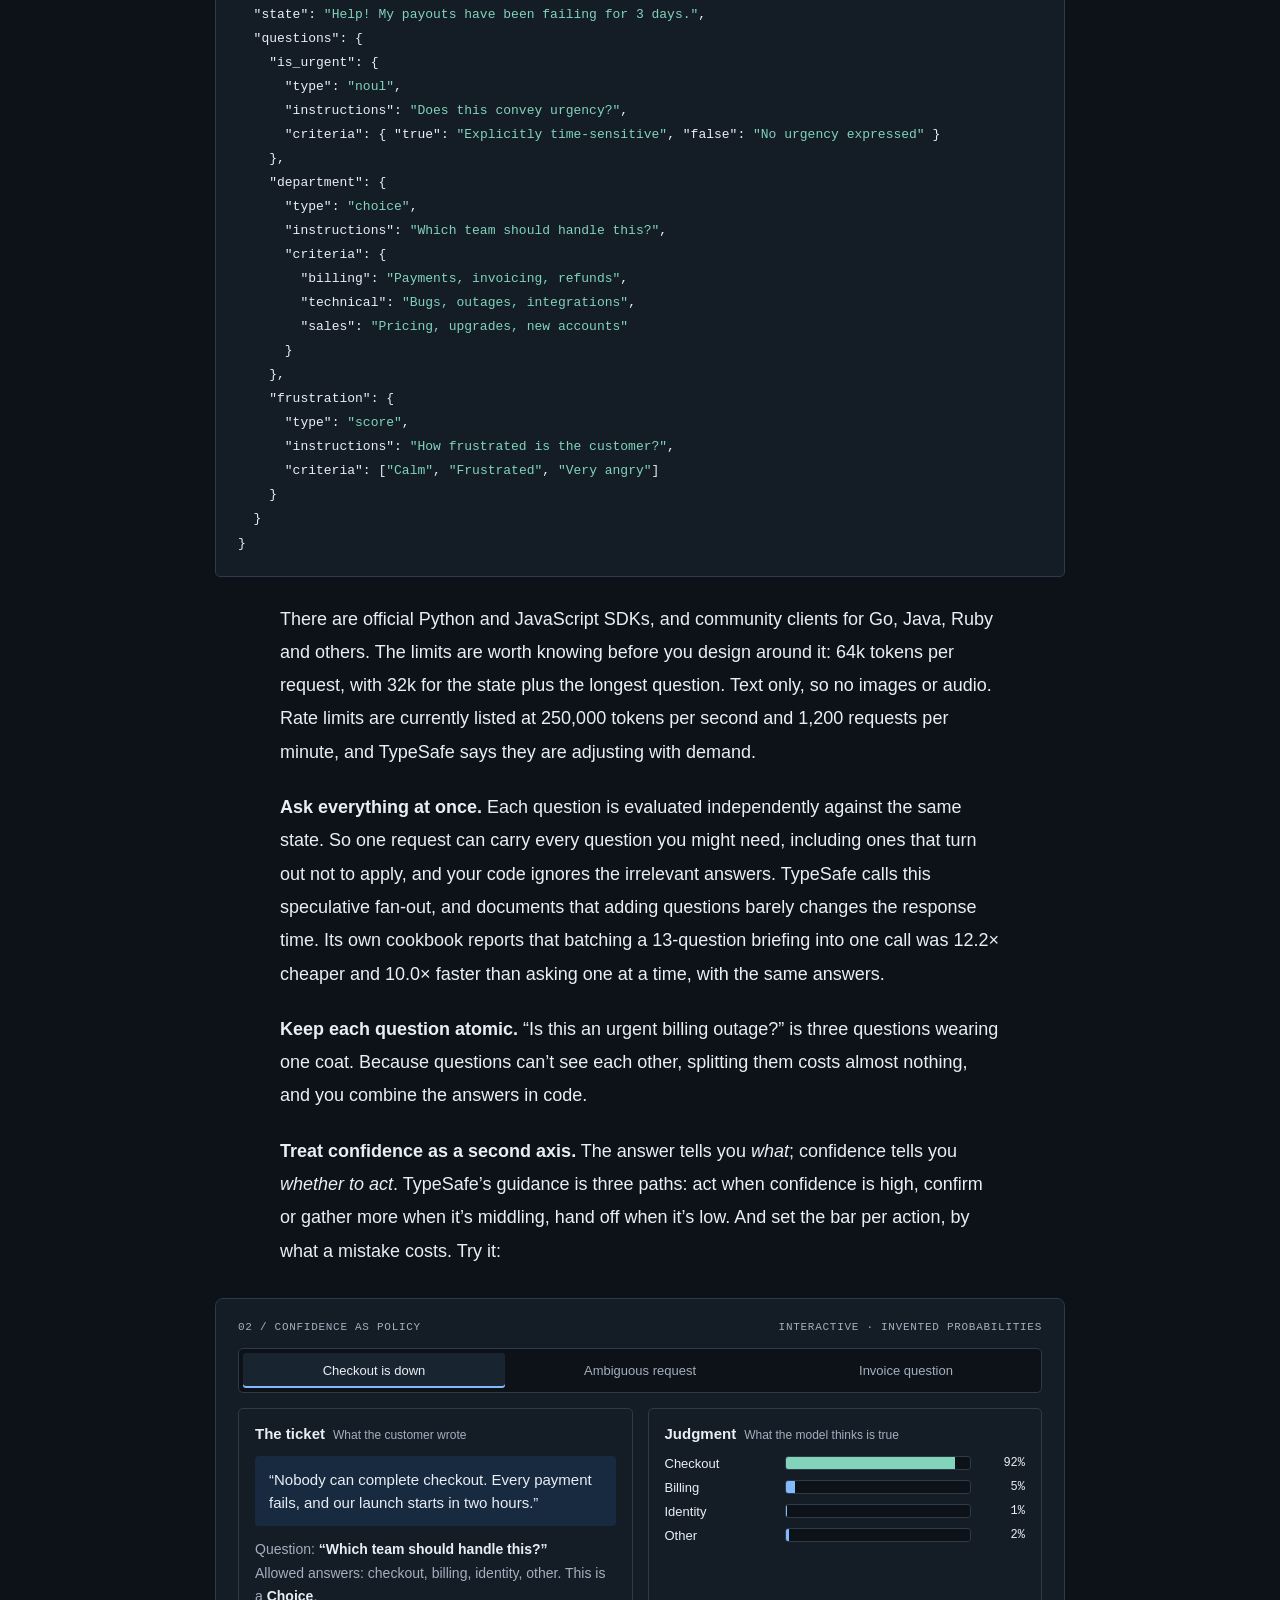
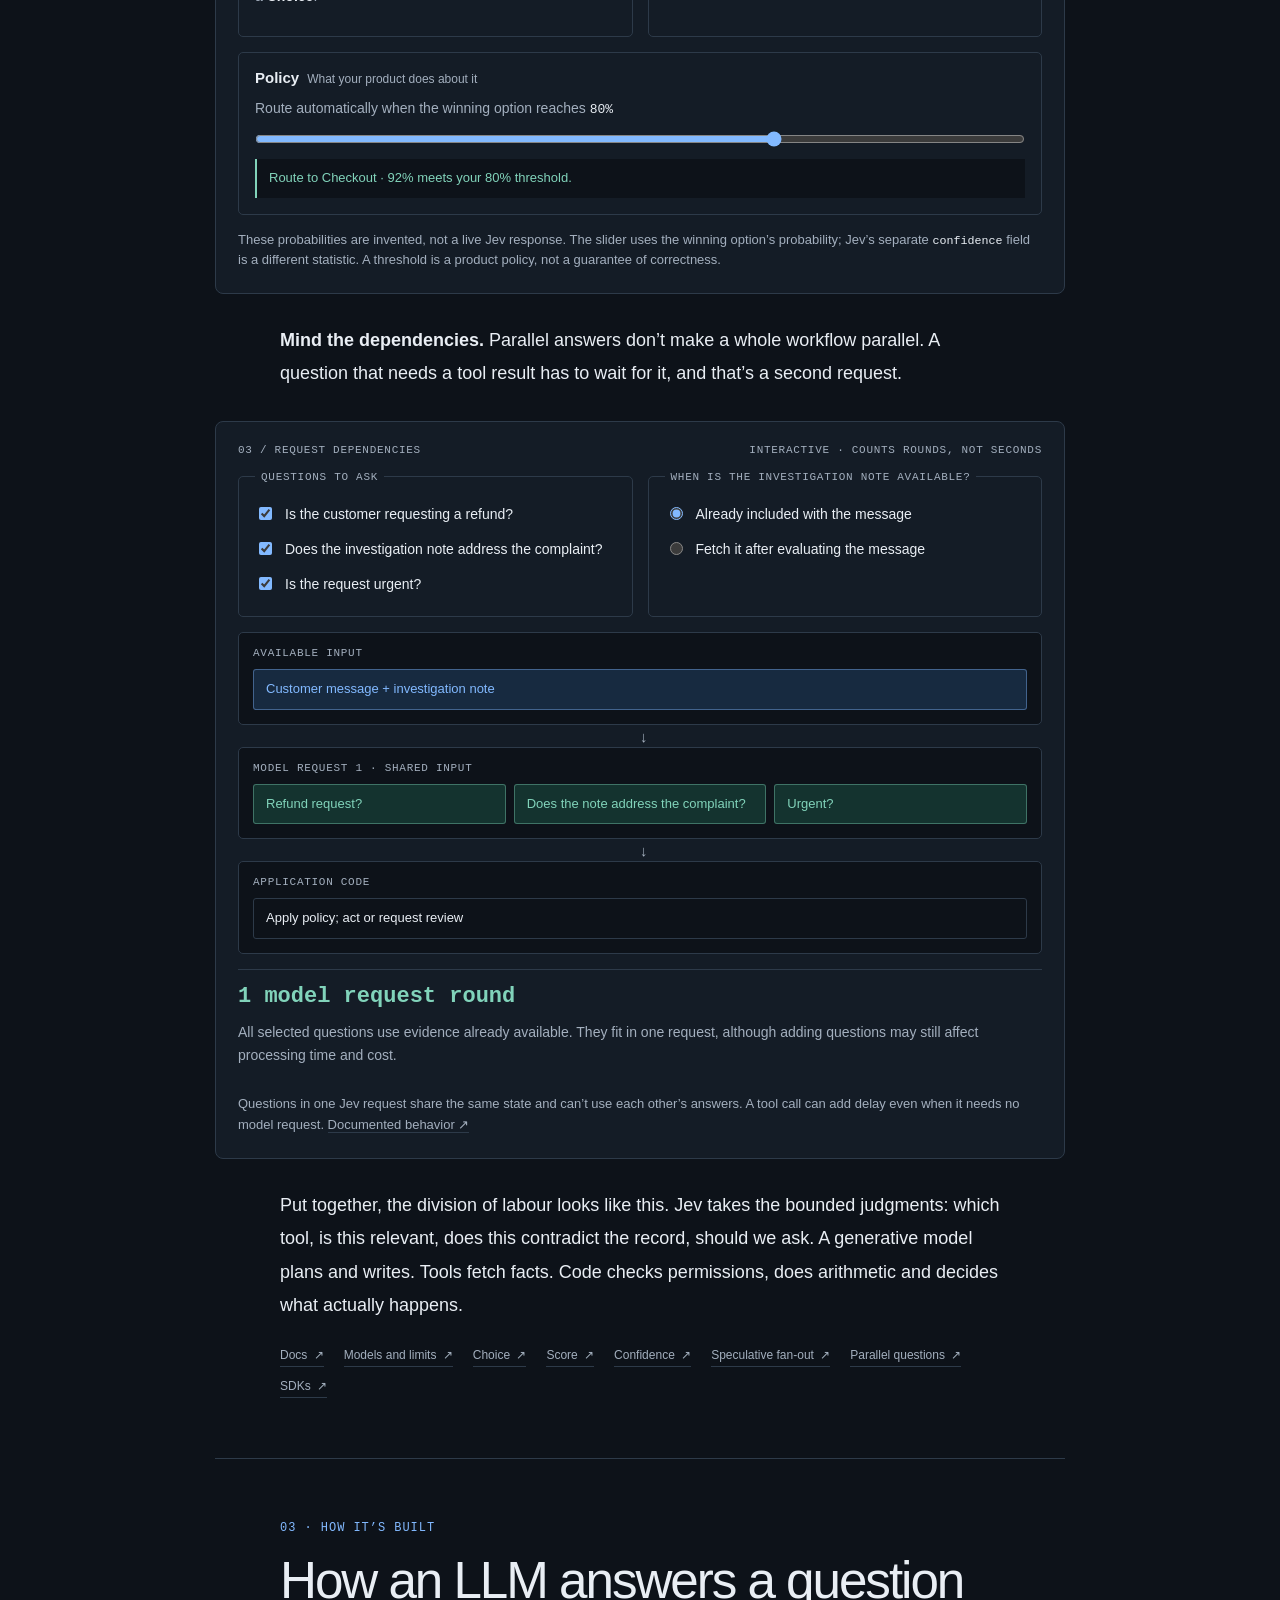
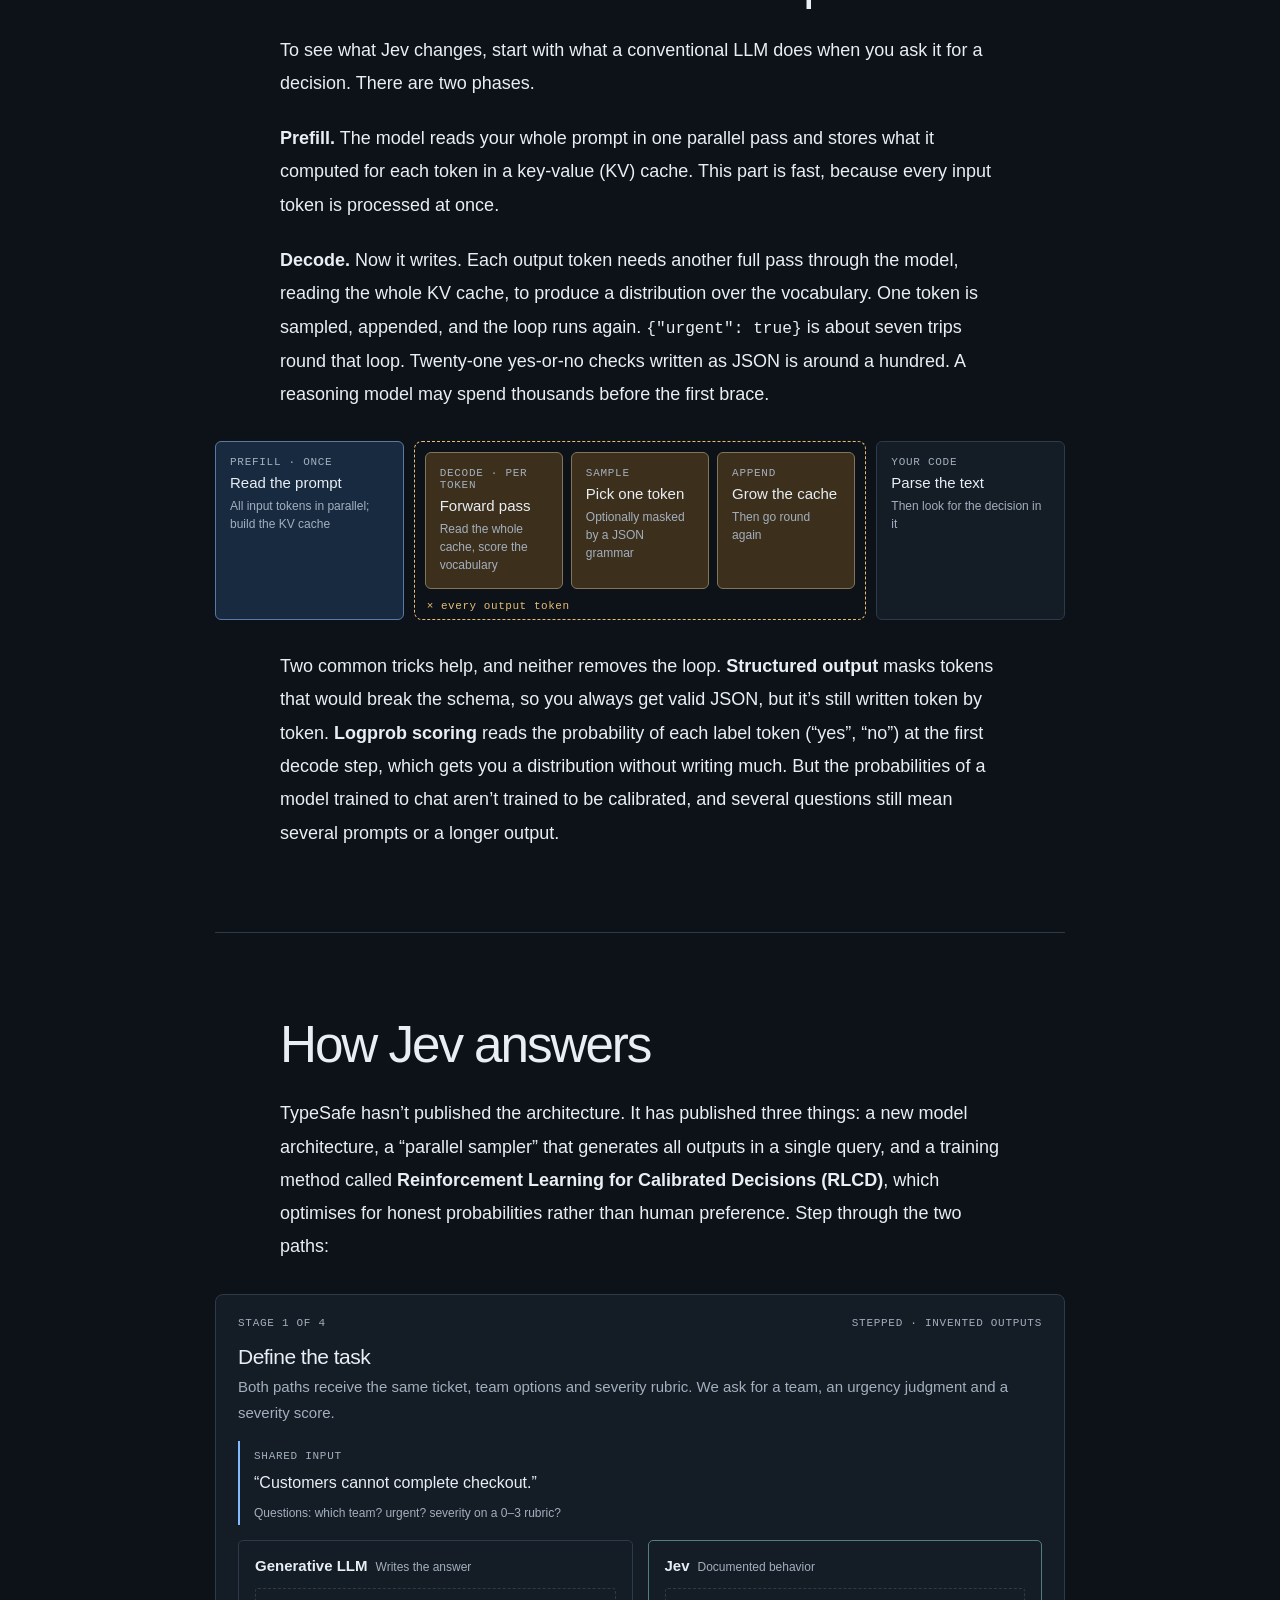
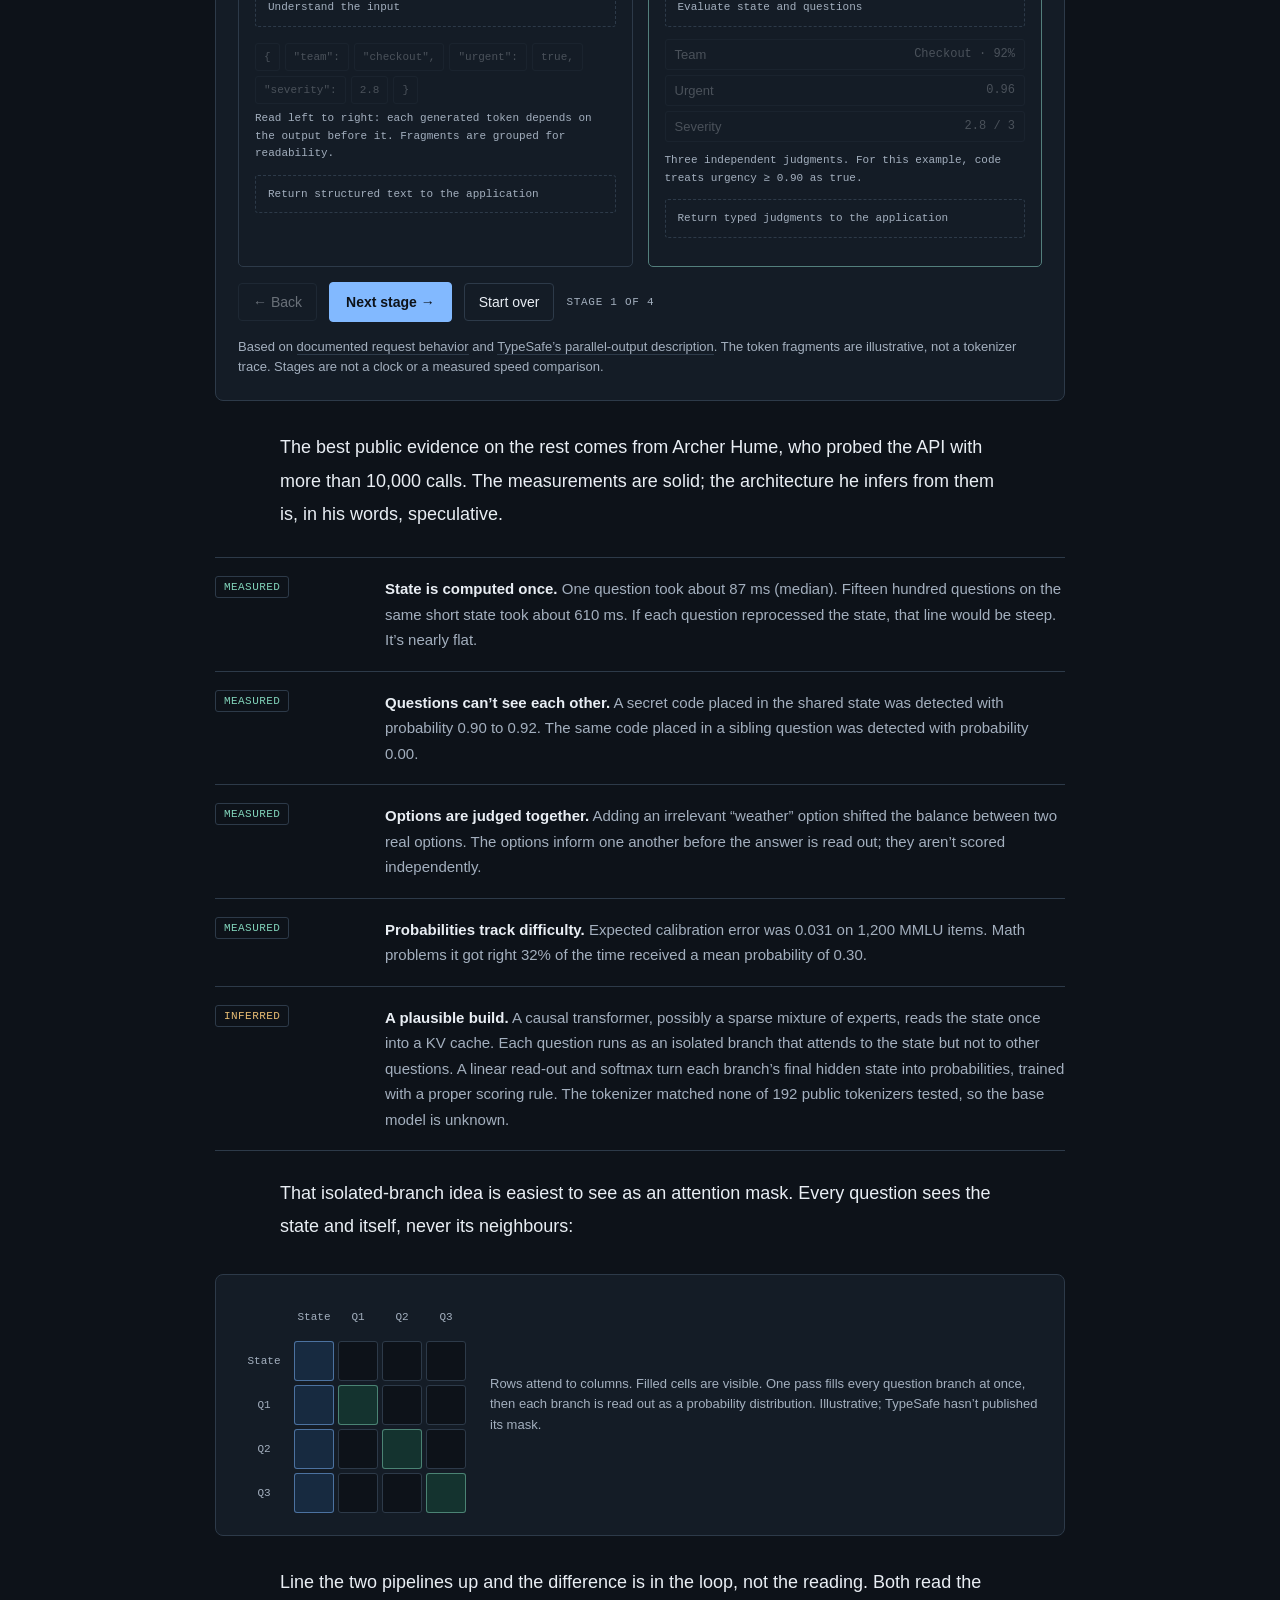
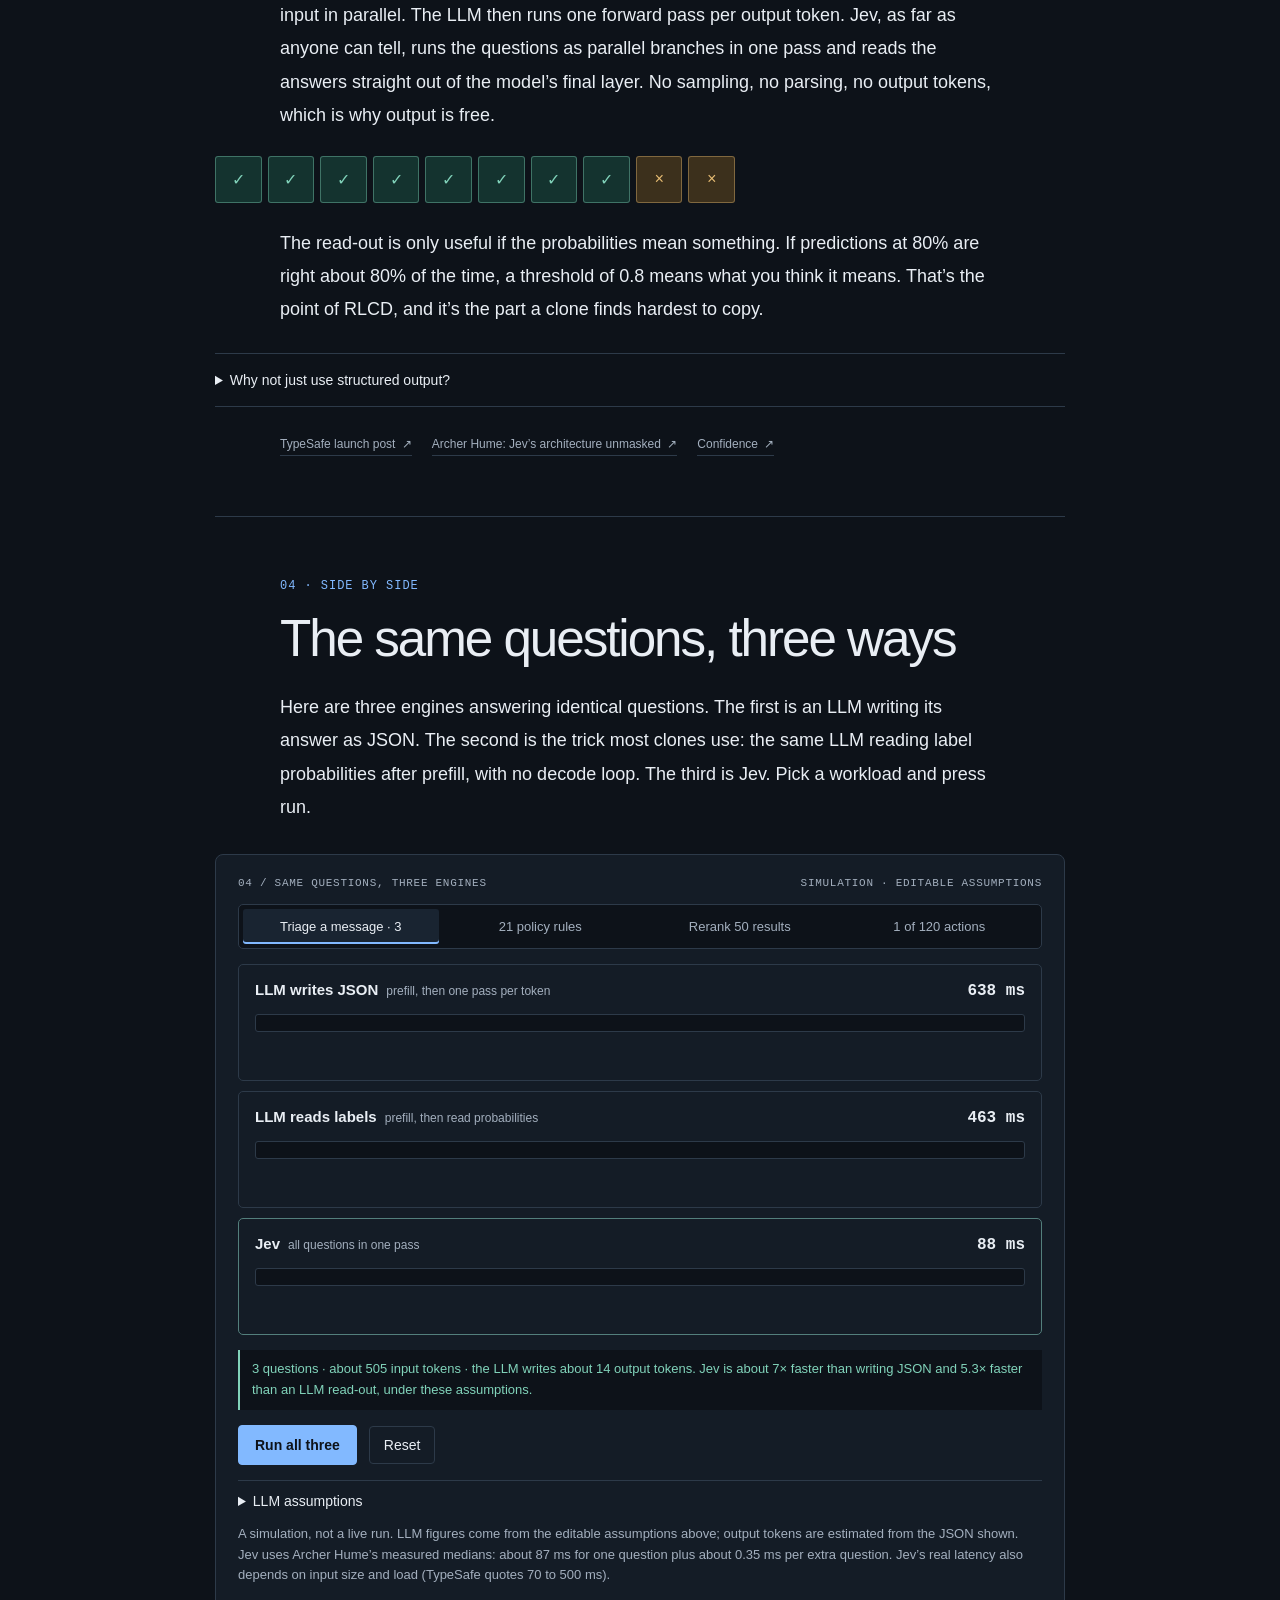
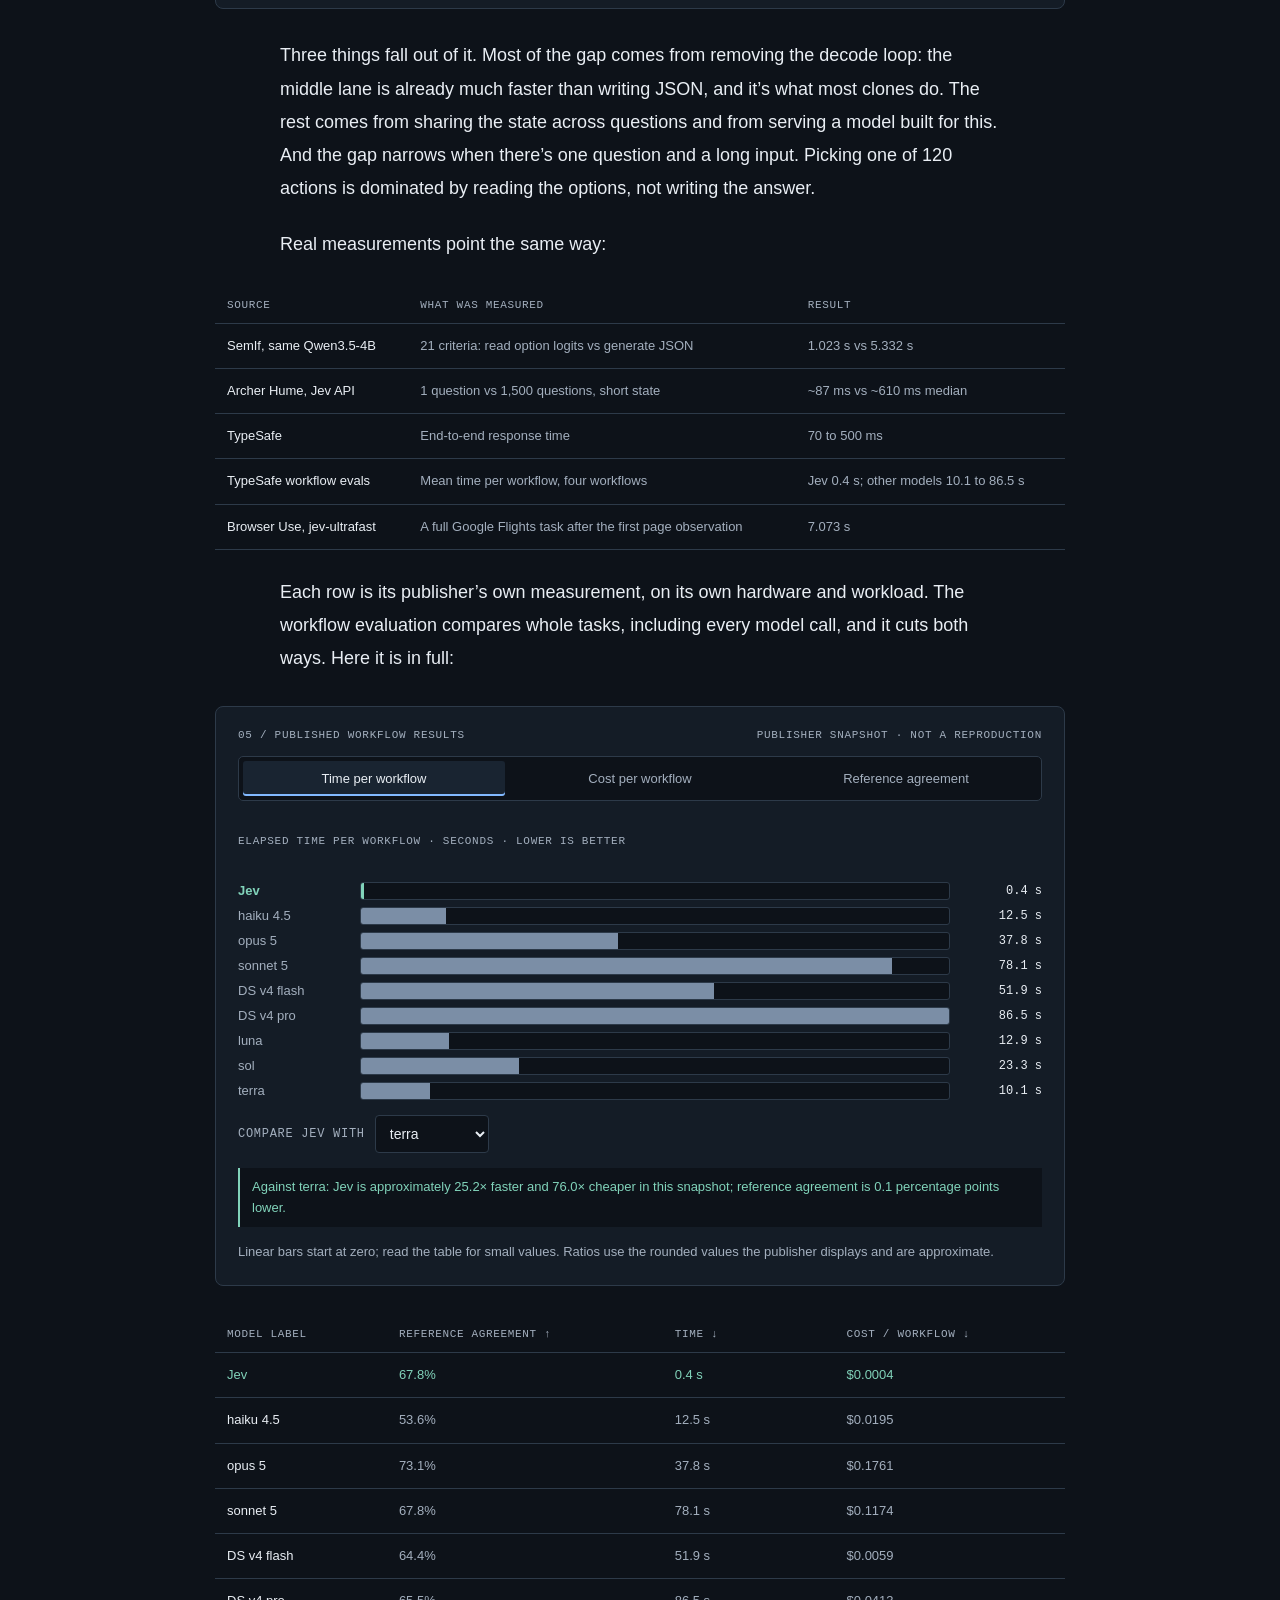
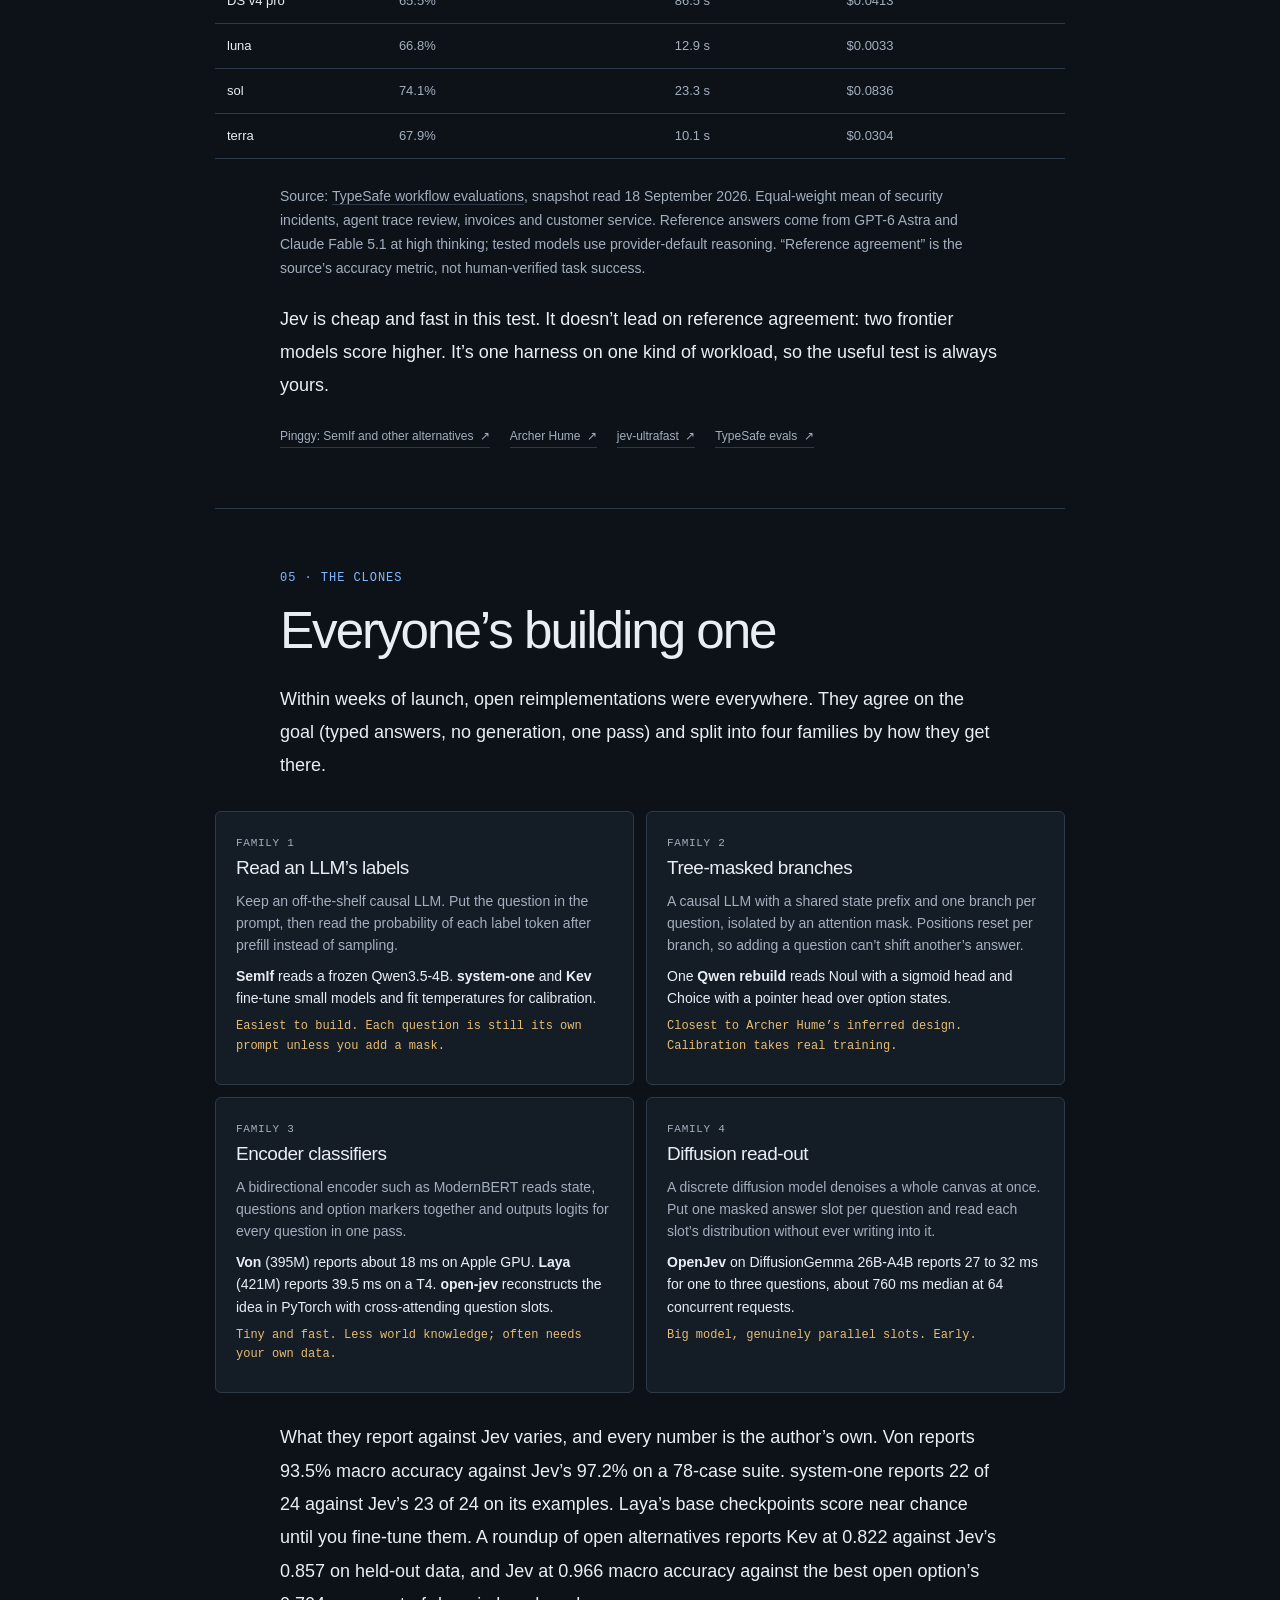
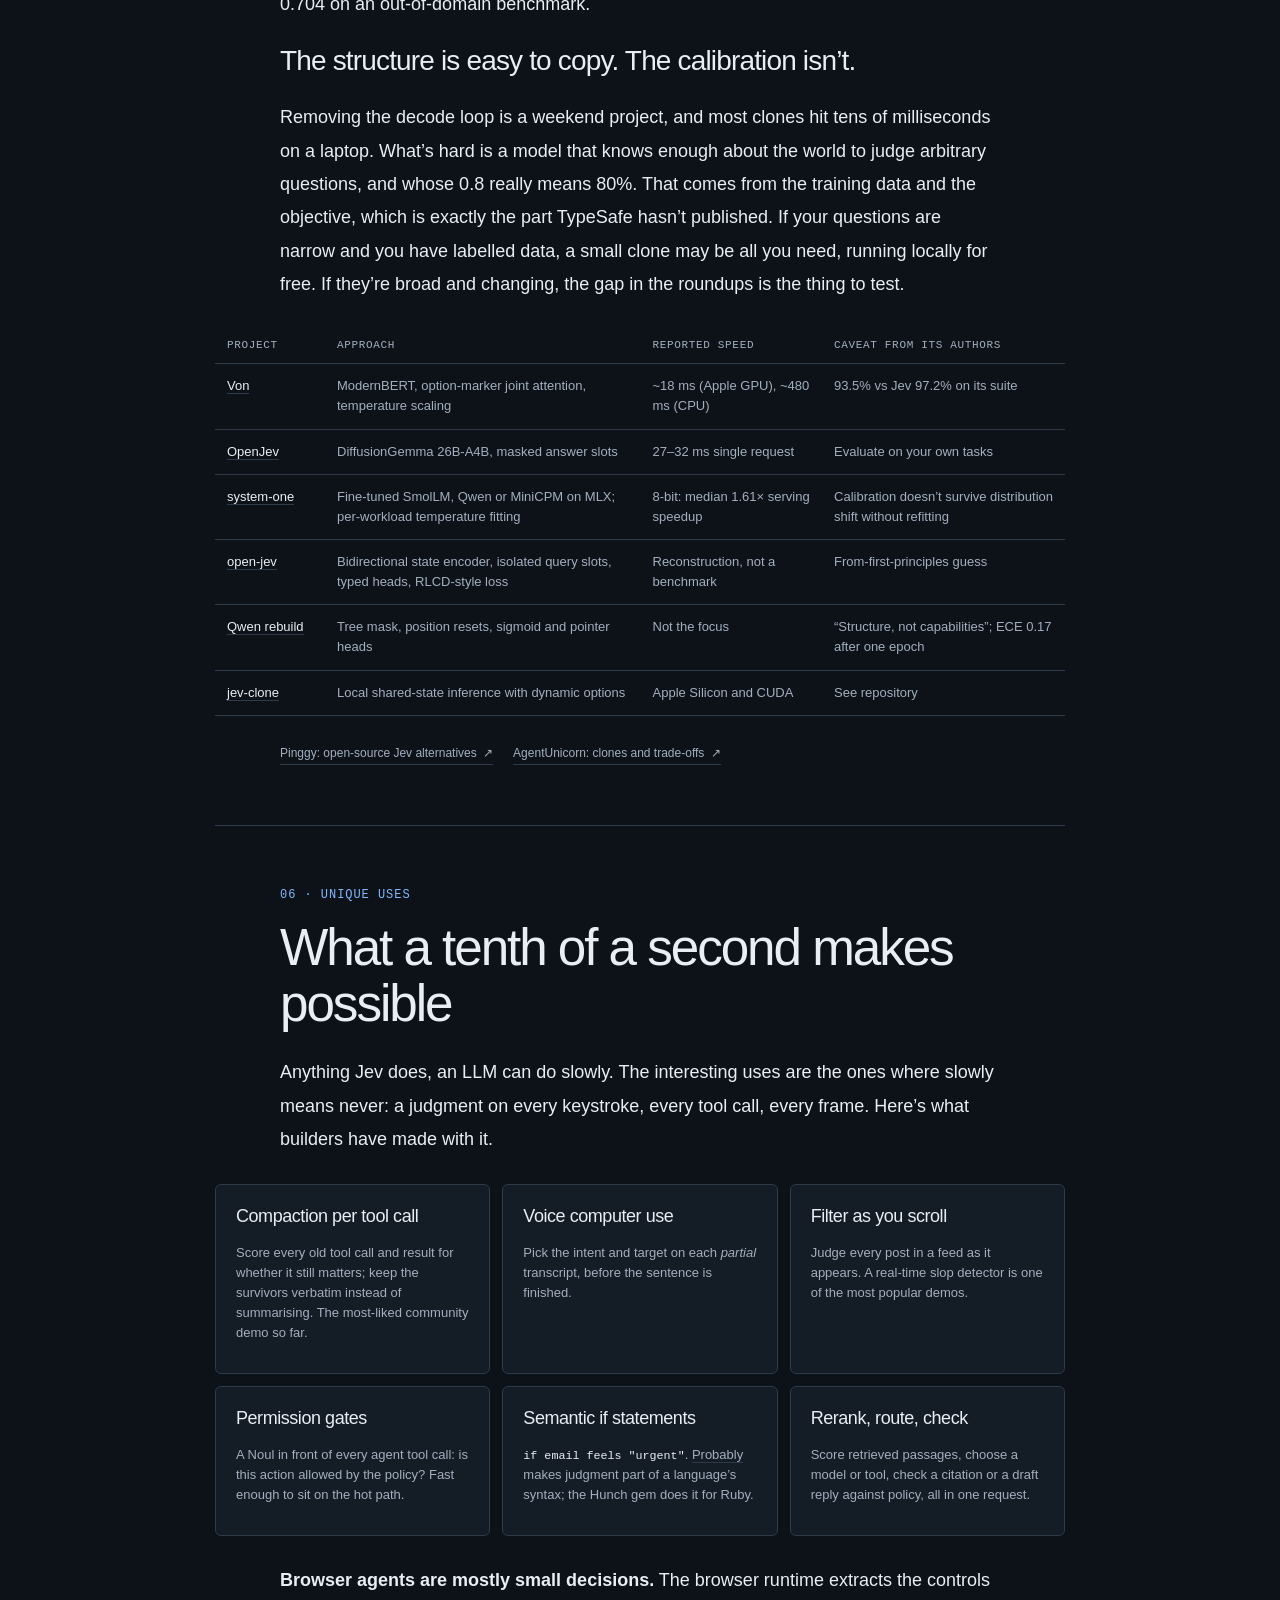
<file: patterns.html>
<!doctype html>
<html lang="en"><head><meta charset="utf-8"><meta name="viewport" content="width=device-width,initial-scale=1"><meta name="robots" content="noindex"><title>The same shape, elsewhere · Decision Models</title><link rel="canonical" href="https://sambhav.dev/jev-explained/#uses"><meta http-equiv="refresh" content="0; url=index.html#uses"><script>var h=location.hash.slice(1),keep=[];location.replace('index.html#'+(keep.indexOf(h)>-1?h:'uses'));</script><style>body{margin:0;padding:40px 20px;background:#0d1219;color:#e9eef4;font:16px Arial,sans-serif}a{color:#82b9ff}</style></head>
<body><p>This chapter is now part of one essay. <a href="index.html#uses">Continue to “The same shape, elsewhere” →</a></p></body></html>
</file>
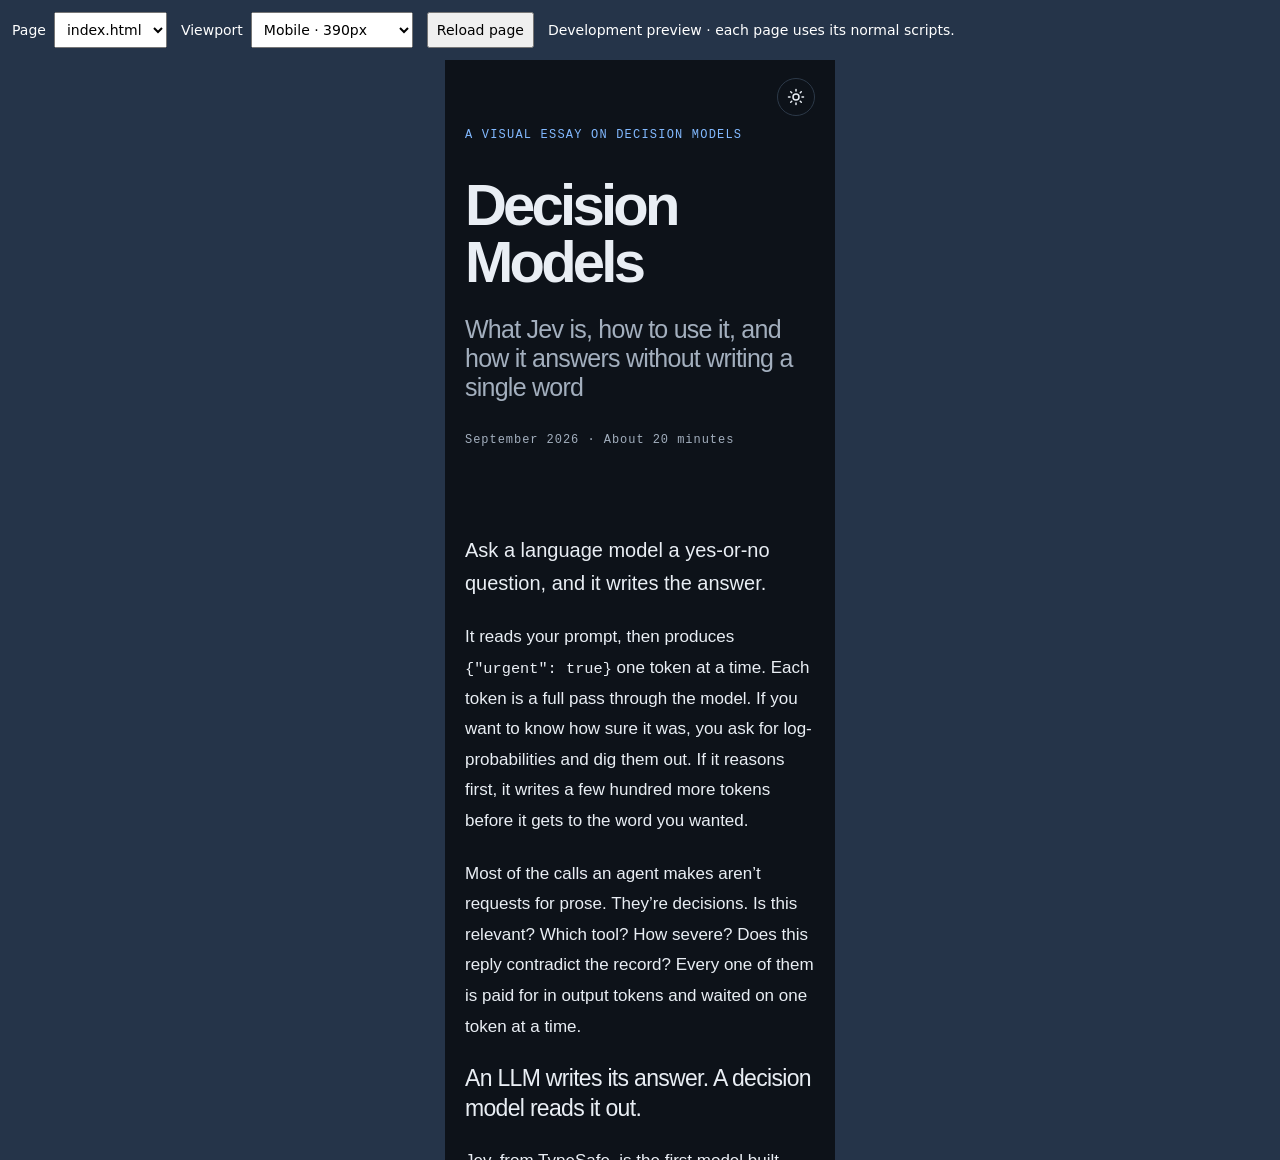
<file: tests/preview.html>
<!doctype html>
<html lang="en"><head><meta charset="utf-8"><meta name="viewport" content="width=device-width,initial-scale=1"><meta name="robots" content="noindex"><title>Responsive preview · Jev Explained</title><style>body{margin:0;background:#253449;color:#fff;font:14px system-ui}header{padding:12px;display:flex;flex-wrap:wrap;gap:14px;align-items:center}select,button{font:inherit;padding:8px}iframe{border:0;background:#0b1220;height:1100px;display:block;margin:0 auto;max-width:none}label{display:flex;align-items:center;gap:8px}</style></head><body><header><label>Page<select id="page"><option>index.html</option></select></label><label>Viewport<select id="width"><option value="390">Mobile · 390px</option><option value="320">Narrow · 320px</option><option value="768">Tablet · 768px</option><option value="1100">Desktop · 1100px</option></select></label><button id="reload">Reload page</button><span>Development preview · each page uses its normal scripts.</span></header><iframe title="Site preview" src="../index.html" style="width:390px"></iframe><script>const frame=document.querySelector('iframe');document.querySelector('#page').onchange=e=>frame.src='../'+e.target.value+'?preview='+Date.now();document.querySelector('#width').onchange=e=>frame.style.width=e.target.value+'px';document.querySelector('#reload').onclick=()=>frame.src='../'+document.querySelector('#page').value+'?preview='+Date.now();</script></body></html>
</file>
<file: essay.css>
/* Visual system shared with sambhav.dev/dynamic-tools: tokens, grid, type and figure language. */
:root { --bg:#0d1219; --surface:#141c26; --surface-2:#192431; --ink:#e9eef4; --muted:#a3afbe; --line:#2d3a49; --blue:#82b9ff; --green:#81d3ba; --green-bg:#14332f; --blue-bg:#172a40; --red:#f29c9d; --red-bg:#382428; --amber:#e7bc73; --amber-bg:#3c301c; --slate:#7b8ea6; --mono:'SFMono-Regular',Consolas,'Liberation Mono',monospace; color-scheme:dark; font-family:Arial,Helvetica,sans-serif; }
:root.light { --bg:#f6f8fb; --surface:#fff; --surface-2:#eaf0f7; --ink:#152538; --muted:#516379; --line:#c6d2df; --blue:#175cae; --green:#12664e; --green-bg:#def0e8; --blue-bg:#e3edf9; --red:#a2303a; --red-bg:#f7e3e5; --amber:#915f13; --amber-bg:#fff1d5; --slate:#8a9bb0; color-scheme:light; }
* { box-sizing:border-box; border-width:0; border-style:solid; }
html { scroll-behavior:smooth; scroll-padding-top:40px; }
body { margin:0; background:var(--bg); color:var(--ink); }
button { font:inherit; color:inherit; background:transparent; cursor:pointer; -webkit-tap-highlight-color:transparent; }
button:disabled { opacity:.4; cursor:default; }
button:focus-visible,a:focus-visible,input:focus-visible,select:focus-visible,summary:focus-visible,[tabindex]:focus-visible { outline:2px solid var(--blue); outline-offset:4px; }
a { color:inherit; text-decoration:none; }
svg { vertical-align:middle; flex-shrink:0; }
pre,code { font-family:var(--mono); }
.essay { background:var(--bg); color:var(--ink); min-height:100vh; }
.skip-link { position:fixed; top:-60px; left:20px; z-index:50; padding:12px; background:var(--blue); color:var(--bg); }
.skip-link:focus { top:10px; }
.noscript { max-width:720px; margin:20px auto 0; padding:12px 16px; border-left:3px solid var(--amber); font-size:14px; color:var(--muted); }
.theme-control { position:fixed; top:18px; right:20px; z-index:40; }
.theme-button { border:1px solid var(--line); background:var(--bg); padding:9px; border-radius:50%; display:flex; color:var(--ink); }
.theme-button .icon-moon, :root.light .theme-button .icon-sun { display:none; }
:root.light .theme-button .icon-moon { display:block; }

/* Layout */
.essay-grid { max-width:918px; padding:0 34px; margin:auto; }
main,article { min-width:0; }
.opening { padding:85px 0 45px; }
.eyebrow,.byline,.chapter-kicker,.micro,.code-label,.evidence,.name-chip,.lane-legend,.grammar-note { font-family:var(--mono); }
.eyebrow { color:var(--blue); font-size:12px; letter-spacing:.1em; margin:0; }
h1 { font-size:clamp(62px,7vw,100px); letter-spacing:-.065em; line-height:.98; margin:31px 0 24px; font-weight:600; }
.subtitle { font-size:clamp(25px,3vw,38px); line-height:1.17; letter-spacing:-.03em; margin:0 0 24px; max-width:800px; }
.byline { font-size:12px; letter-spacing:.08em; color:var(--muted); margin-top:28px; }
h2 { font-size:clamp(34px,4vw,55px); line-height:1.1; letter-spacing:-.04em; font-weight:500; margin:24px 0; max-width:800px; }
h3 { font-size:21px; line-height:1.25; letter-spacing:-.025em; font-weight:500; margin:15px 0; color:var(--ink); }
p { font-size:16px; line-height:1.75; color:var(--muted); margin:16px 0; }
strong,b { color:var(--ink); }
p code,li code,td code,figcaption code,.lab-note code { color:var(--ink); font-size:.9em; overflow-wrap:anywhere; }
p a,li a,figcaption a,.figure-note a { border-bottom:1px solid var(--line); transition:color .2s,border-color .2s; }
p a:hover,li a:hover,figcaption a:hover { color:var(--blue); border-color:var(--blue); }
.blog-section { padding:60px 0; border-top:1px solid var(--line); scroll-margin-top:40px; }
.blog-section:first-of-type { padding-top:15px; border:0; }
.blog-section>p,.blog-section>ul,.blog-section>ol { font-size:18px; line-height:1.85; color:var(--ink); }
.blog-section>p,.blog-section>ul,.blog-section>ol,.blog-section>h2,.blog-section>.reader-paths,.blog-section>.citations { max-width:720px; margin-left:auto; margin-right:auto; }
.blog-section>p { margin-top:22px; margin-bottom:22px; }
.blog-section>h2 { font-size:clamp(34px,4vw,55px); }
.blog-section>ul,.blog-section>ol { padding-left:22px; }
.blog-section>.numbered { padding-left:0; }
.blog-section>ul,.blog-section>ol { color:var(--muted); line-height:1.8; padding-left:22px; }
.blog-section>ul li,.blog-section>ol li { margin-bottom:10px; }
.blog-lead { font-size:21px!important; line-height:1.65!important; }
.scenario-request { font-size:26px!important; border-left:3px solid var(--blue); padding-left:22px; margin:35px 0!important; max-width:none!important; line-height:1.4!important; }
.thesis { font-size:28px!important; letter-spacing:-.03em; line-height:1.3!important; }
.blog-section>.chapter-kicker { font-size:12px; line-height:1.5; letter-spacing:.08em; color:var(--blue); margin:0 auto -8px; }
.ending-outcome { border-left:3px solid var(--blue); padding-left:18px; }
.blog-ending { font-size:25px!important; line-height:1.65!important; border-left:3px solid var(--blue); padding-left:25px; margin-block:38px!important; }
.reader-paths { display:flex; flex-wrap:wrap; align-items:center; gap:10px; margin:26px 0; }
.reader-paths>span:first-child { color:var(--muted); font-size:12px; }
.name-chip { font-size:11px; padding:6px 8px; border:1px solid var(--line); border-radius:20px; color:var(--ink); }
.name-chip:hover { border-color:var(--blue); color:var(--blue); }
.micro { font-size:11px; letter-spacing:.065em; color:var(--muted); text-transform:uppercase; }
.figure-note { font-size:14px!important; line-height:1.7!important; color:var(--muted)!important; }
.citations { display:flex; flex-wrap:wrap; gap:8px 20px; margin-top:20px; }
.citations a { font-size:12px; color:var(--muted); border-bottom:1px solid var(--line); padding:4px 0; }
.citations a:hover { color:var(--blue); }
.citations span { margin-left:3px; }
.green { color:var(--green)!important; }
.amber { color:var(--amber)!important; }
.blue { color:var(--blue)!important; }
.muted-key { color:var(--slate); }

/* Figures */
.lab { border:1px solid var(--line); background:var(--surface); border-radius:8px; padding:22px; margin:30px 0; display:grid; gap:15px; min-width:0; }
.lab figcaption { font-size:13px; line-height:1.6; color:var(--muted); }
.figure-top { display:flex; justify-content:space-between; gap:16px; flex-wrap:wrap; }
.segmented { background:var(--bg); border:1px solid var(--line); border-radius:5px; padding:4px; display:flex; flex-wrap:wrap; gap:4px; }
.segmented button { flex:1; color:var(--muted); padding:10px 14px; border-radius:3px; font-size:13px; min-width:max-content; }
.segmented button:hover { color:var(--ink); }
.segmented button[aria-pressed="true"] { color:var(--ink); background:var(--surface-2); box-shadow:inset 0 -2px 0 var(--blue); }
.split { display:grid; grid-template-columns:1fr 1fr; gap:15px; min-width:0; }
.lane { border:1px solid var(--line); border-radius:5px; padding:16px; min-width:0; }
.lane-accent { border-color:color-mix(in srgb,var(--green) 45%,var(--line)); }
.lane-heading { display:flex; flex-wrap:wrap; gap:8px; align-items:baseline; margin-bottom:14px; }
.lane-heading strong { font-size:15px; }
.lane-heading span { font-size:12px; color:var(--muted); }
.lane h3 { margin:6px 0 14px; font-size:18px; }
.lab blockquote,.lane blockquote { margin:0; padding:12px 14px; background:var(--blue-bg); color:var(--ink); line-height:1.55; border-radius:4px; font-size:15px; }
.lab-note { font-size:14px!important; line-height:1.65!important; margin:12px 0!important; }
.lab-note.strong { color:var(--ink)!important; font-size:16px!important; }
.lane-result { margin:0; padding:9px 12px; border-left:2px solid var(--green); background:var(--bg); font-size:13px; line-height:1.6; color:var(--green); }
.lane-result:empty { display:none; }
.lane-result.review { color:var(--amber); border-color:var(--amber); }
.lane-legend { font-size:11px!important; line-height:1.6; margin:8px 0!important; }
.grammar-note { display:block; font-size:11px; line-height:1.6; color:var(--muted); margin-top:10px; }
.lane-call { display:block; font-size:12px; line-height:1.6; padding:10px 12px; background:var(--bg); border:1px solid var(--line); border-radius:3px; color:var(--ink); overflow-wrap:anywhere; }
.big-value { display:block; font:600 30px/1.2 var(--mono); color:var(--green); letter-spacing:-.02em; }
.probabilities { display:grid; gap:9px; }
.prob-row { display:grid; grid-template-columns:minmax(80px,110px) 1fr 44px; gap:10px; align-items:center; font-size:13px; }
.prob-row output { font:12px var(--mono); text-align:right; color:var(--ink); font-variant-numeric:tabular-nums; }
.track { height:14px; background:var(--bg); border:1px solid var(--line); border-radius:3px; overflow:hidden; }
.track span { display:block; height:100%; background:var(--blue); transition:width .35s ease; }
.prob-row:first-child .track span { background:var(--green); }
.policy label { display:block; font-size:14px; color:var(--muted); margin-bottom:10px; }
.policy output { font:13px var(--mono); color:var(--ink); }
input[type=range] { width:100%; accent-color:var(--blue); margin:4px 0 12px; }
.demo-footer { display:flex; flex-wrap:wrap; gap:10px 12px; align-items:center; }
.primary-button { display:inline-flex; align-items:center; justify-content:center; gap:8px; background:var(--blue); border:1px solid var(--blue); color:var(--bg); border-radius:4px; font-size:14px; font-weight:600; padding:11px 16px; white-space:nowrap; transition:filter .2s; }
.primary-button:hover:not(:disabled) { filter:brightness(1.1); }
.ghost-button { border:1px solid var(--line); border-radius:4px; padding:10px 14px; font-size:14px; color:var(--ink); }
.ghost-button:hover:not(:disabled) { border-color:var(--blue); color:var(--blue); }

/* Under the hood */
.explain-box h3 { margin:0 0 4px; }
.explain-box p { margin:0; font-size:15px; }
.arch-input { border-left:2px solid var(--blue); padding:4px 0 4px 14px; }
.arch-input p { margin:6px 0; color:var(--ink); }
.arch-input small { font-size:12px; color:var(--muted); }
.arch-block { padding:10px 12px; border:1px dashed var(--line); border-radius:3px; margin:12px 0; color:var(--muted); font:11px/1.5 var(--mono); transition:background .3s,color .3s,border-color .3s; }
.arch-block.active { border-style:solid; border-color:var(--blue); color:var(--blue); background:var(--blue-bg); }
.lane-accent .arch-block.active { border-color:var(--green); color:var(--green); background:var(--green-bg); }
.token-strip { display:flex; flex-wrap:wrap; gap:5px; }
.token-strip span { font:11px var(--mono); padding:7px 8px; border:1px solid var(--line); border-radius:3px; opacity:.25; transform:translateY(4px); transition:opacity .3s,transform .3s,background .3s; }
.token-strip span.shown { opacity:1; transform:none; background:var(--blue-bg); color:var(--blue); border-color:color-mix(in srgb,var(--blue) 50%,transparent); }
.token-strip span.shown:nth-child(2){transition-delay:.12s}.token-strip span.shown:nth-child(3){transition-delay:.24s}.token-strip span.shown:nth-child(4){transition-delay:.36s}.token-strip span.shown:nth-child(5){transition-delay:.48s}.token-strip span.shown:nth-child(6){transition-delay:.6s}.token-strip span.shown:nth-child(7){transition-delay:.72s}.token-strip span.shown:nth-child(8){transition-delay:.84s}
#parallel-answers { display:grid; gap:5px; }
#parallel-answers div { display:flex; justify-content:space-between; gap:12px; padding:7px 9px; border:1px solid var(--line); border-radius:3px; font-size:13px; opacity:.25; transition:opacity .3s,background .3s; }
#parallel-answers b { font:12px var(--mono); }
#parallel-answers.active div { opacity:1; background:var(--green-bg); color:var(--green); border-color:color-mix(in srgb,var(--green) 40%,transparent); }
#parallel-answers.active b { color:var(--green); }
.shared-diagram { display:grid; grid-template-columns:1fr 1.2fr 1fr; gap:14px; align-items:center; margin:28px 0; position:relative; }
.state-node,.branch-column>div { border:1px solid var(--line); background:var(--surface); border-radius:6px; padding:16px; }
.state-node b,.branch-column b { display:block; font-size:15px; }
.state-node span,.branch-column span { display:block; font:11px var(--mono); color:var(--muted); margin-top:6px; text-transform:uppercase; letter-spacing:.06em; }
.state-node:first-child { border-color:var(--blue); background:var(--blue-bg); }
.state-node:last-child { border-color:var(--green); background:var(--green-bg); }
.branch-column { display:grid; gap:8px; }
.branch-column>div { padding:10px 14px; display:flex; justify-content:space-between; align-items:baseline; gap:10px; }
.branch-column span { margin:0; }
.evidence-rows { display:grid; margin:26px 0; border-top:1px solid var(--line); }
.evidence-rows>div { display:grid; grid-template-columns:150px 1fr; gap:20px; padding:18px 0; border-bottom:1px solid var(--line); align-items:start; }
.evidence-rows p { margin:0; font-size:15px; line-height:1.7; }
.evidence { display:inline-block; font-size:11px; letter-spacing:.04em; text-transform:uppercase; color:var(--green); padding:4px 8px; border:1px solid var(--line); border-radius:3px; white-space:nowrap; width:max-content; }
.evidence-interpretation { color:var(--amber); }
.evidence-unknown { color:var(--muted); }
.calibration-visual { display:grid; grid-template-columns:repeat(10,1fr); gap:6px; max-width:520px; margin:24px 0; }
.calibration-visual span { aspect-ratio:1; display:grid; place-items:center; border-radius:3px; font:16px var(--mono); background:var(--green-bg); color:var(--green); border:1px solid color-mix(in srgb,var(--green) 40%,transparent); }
.calibration-visual span:nth-last-child(-n+2) { background:var(--amber-bg); color:var(--amber); border-color:color-mix(in srgb,var(--amber) 40%,transparent); }

/* Tables and details */
.table-scroll { overflow-x:auto; margin:26px 0; }
table { border-collapse:collapse; width:100%; }
th,td { border-bottom:1px solid var(--line); padding:12px; text-align:left; min-width:110px; font-size:13px; line-height:1.55; vertical-align:top; }
thead th { font:11px var(--mono); letter-spacing:.06em; text-transform:uppercase; color:var(--muted); font-weight:400; }
tbody th { font-weight:500; color:var(--ink); }
td { color:var(--muted); }
#benchmark-table tr:first-child th,#benchmark-table tr:first-child td { color:var(--green); }
.estimate-assumptions { margin:26px 0; border-top:1px solid var(--line); border-bottom:1px solid var(--line); padding:18px 0; }
.estimate-assumptions summary,.inline-details summary { cursor:pointer; font-size:14px; color:var(--ink); }
.estimate-assumptions p { font-size:14px; line-height:1.8; }
.inline-details { border-top:1px solid var(--line); padding-top:12px; }
.formula { font:12px/1.7 var(--mono)!important; color:var(--ink)!important; margin:8px 0!important; }

/* Agent */
.fork-controls { display:flex; gap:10px; flex-wrap:wrap; align-items:center; }
.select-label { display:flex; gap:10px; align-items:center; font:12px var(--mono); color:var(--muted); text-transform:uppercase; letter-spacing:.06em; flex-wrap:wrap; }
select,input[type=number] { font:14px Arial,Helvetica,sans-serif; color:var(--ink); background:var(--bg); border:1px solid var(--line); border-radius:4px; padding:9px 10px; text-transform:none; letter-spacing:0; max-width:100%; }
.agent-map { display:grid; grid-template-columns:repeat(5,1fr); gap:6px; }
.agent-map button { font:11px var(--mono); padding:10px 6px; border:1px solid var(--line); border-radius:20px; color:var(--muted); }
.agent-map button:hover { color:var(--ink); }
.agent-map button.active { color:var(--green); border-color:var(--green); background:var(--green-bg); }
#agent-owner { color:var(--blue); }
.evidence-item { border-bottom:1px solid var(--line); padding:9px 0; font-size:14px; line-height:1.55; color:var(--ink); }
.evidence-item:last-child { border:0; }
.question-grid { display:grid; grid-template-columns:repeat(3,1fr); gap:12px; margin:28px 0; }
.question-grid.two { grid-template-columns:1fr 1fr; }
.question-grid article { border:1px solid var(--line); background:var(--surface); padding:20px; border-radius:6px; }
.question-grid h3 { margin-top:0; font-size:18px; }
.question-grid p { font-size:13px; line-height:1.55; margin:10px 0; }
.check-list { border:1px solid var(--line); border-radius:5px; padding:14px 16px; margin:0; min-width:0; }
.check-list legend { padding:0 6px; }
.check-list label { display:flex; gap:10px; align-items:flex-start; font-size:14px; line-height:1.5; padding:7px 0; color:var(--ink); cursor:pointer; }
.check-list input { accent-color:var(--blue); margin-top:3px; }
.workflow-board { display:grid; gap:22px; }
.workflow-stage { position:relative; border:1px solid var(--line); border-radius:5px; padding:14px; background:var(--bg); }
.workflow-stage+.workflow-stage::before { content:'↓'; position:absolute; top:-22px; left:50%; color:var(--muted); font-size:15px; line-height:22px; }
.workflow-stage .label { margin:0 0 10px; font:11px var(--mono); letter-spacing:.065em; color:var(--muted); }
.workflow-nodes { display:flex; gap:8px; flex-wrap:wrap; }
.workflow-node { flex:1; min-width:140px; padding:10px 12px; border-radius:3px; font-size:13px; line-height:1.45; border:1px solid var(--line); }
.input-stage .workflow-node { background:var(--blue-bg); color:var(--blue); border-color:color-mix(in srgb,var(--blue) 40%,transparent); }
.model-stage .workflow-node { background:var(--green-bg); color:var(--green); border-color:color-mix(in srgb,var(--green) 40%,transparent); }
.tool-stage .workflow-node { background:var(--amber-bg); color:var(--amber); border-color:color-mix(in srgb,var(--amber) 40%,transparent); }
.workflow-result { border-top:1px solid var(--line); padding-top:14px; }
.workflow-result output { font:600 22px var(--mono); color:var(--green); }

/* Evidence */
.embed { display:block; width:100%; aspect-ratio:16/9; border:1px solid var(--line); border-radius:8px; background:var(--surface); margin:26px 0 0; }
.embed-tall { aspect-ratio:4/3; }
.embed iframe { width:100%; height:100%; border:0; border-radius:8px; }
.embed-placeholder { width:100%; height:100%; display:flex; flex-direction:column; align-items:center; justify-content:center; gap:14px; padding:22px; text-align:center; }
.embed-placeholder strong { font-size:clamp(18px,3vw,26px); font-weight:500; }
#benchmark-chart { display:grid; gap:7px; }
.bench-row { display:grid; grid-template-columns:110px 1fr 80px; gap:12px; align-items:center; font-size:13px; color:var(--muted); }
.bench-row .track { height:18px; }
.bench-row .track span { background:var(--slate); }
.bench-row.jev { color:var(--green); font-weight:600; }
.bench-row.jev .track span { background:var(--green); }
.bench-row output { font:12px var(--mono); text-align:right; font-variant-numeric:tabular-nums; color:var(--ink); }
.numbered { counter-reset:step; list-style:none; padding-left:0!important; }
.numbered li { counter-increment:step; position:relative; padding-left:44px; }
.numbered li::before { content:counter(step,decimal-leading-zero); position:absolute; left:0; top:4px; font:12px var(--mono); color:var(--blue); }

/* Cost */
.control-grid { display:grid; grid-template-columns:repeat(auto-fit,minmax(220px,1fr)); gap:14px 18px; margin:6px 0 4px; }
.control-grid label { display:flex; flex-direction:column; gap:7px; font-size:13px; color:var(--muted); line-height:1.4; }
.control-grid label output { font:12px var(--mono); color:var(--ink); }
.control-grid small { font-size:11px; color:var(--muted); line-height:1.5; }
.control-grid input[type=number] { font-family:var(--mono); font-size:13px; }
.metrics { display:grid; grid-template-columns:repeat(3,1fr); gap:10px; }
.metric { border:1px solid var(--line); border-radius:5px; padding:14px; background:var(--bg); display:flex; flex-direction:column; gap:8px; }
.metric output { font:600 22px var(--mono); color:var(--ink); letter-spacing:-.02em; }
.metric:nth-child(3) output { color:var(--green); }
.cost-stack { display:flex; height:18px; overflow:hidden; border-radius:3px; background:var(--bg); border:1px solid var(--line); }
.cost-stack span { min-width:0; transition:width .3s; }
.cost-stack span:nth-child(1) { background:var(--green); }
.cost-stack span:nth-child(2) { background:var(--amber); }
.cost-stack span:nth-child(3) { background:var(--slate); }
.race { display:grid; gap:12px; border-top:1px solid var(--line); padding-top:14px; }
.race-lane .lane-label { display:flex; justify-content:space-between; font-size:13px; margin-bottom:7px; }
.race-lane output { font:12px var(--mono); }
.race-track { height:18px; background:var(--bg); border:1px solid var(--line); border-radius:3px; overflow:hidden; }
.race-track span { display:block; width:0; height:100%; background:var(--blue); }
.race-lane:last-child .race-track span { background:var(--green); }
.race-track span.running { animation:race var(--duration) linear forwards; }
.race-track span.finished { width:100%; }
@keyframes race { from { width:0 } to { width:100% } }

/* Code */
.code-wrap { border:1px solid var(--line); background:var(--surface); border-radius:5px; overflow:hidden; min-width:0; margin:26px 0; }
.code-label { font-size:11px; letter-spacing:.06em; text-transform:uppercase; color:var(--muted); padding:11px 22px; border-bottom:1px solid var(--line); }
.code-wrap pre { padding:20px 22px; margin:0; overflow:auto; font:13px/1.85 var(--mono); tab-size:4; color:var(--ink); }
.code-wrap pre code { background:none!important; padding:0!important; }
.hljs-keyword,.hljs-built_in,.hljs-literal { color:var(--blue); }
.hljs-string { color:var(--green); }
.hljs-comment { color:var(--muted); font-style:italic; }
.hljs-number { color:var(--amber); }
.hljs-title,.hljs-params { color:inherit; }

/* Endnote */
.blog-endnote { border-top:1px solid var(--line); padding:40px 0 100px; }
.blog-endnote>p { font-size:13px; line-height:1.8; max-width:720px; }
.blog-endnote h2 { font-size:clamp(28px,3vw,37px); }
.source-groups h3 { font-size:16px; margin:28px 0 12px; }
.source-list { display:grid; grid-template-columns:1fr 1fr; gap:0 30px; }
.source-list a { border-top:1px solid var(--line); padding:16px 0; font-size:14px; }
.source-list a:hover { color:var(--blue); }

@media (max-width:760px) {
 .split,.metrics,.question-grid,.question-grid.two,.source-list { grid-template-columns:1fr; }
 .shared-diagram { grid-template-columns:1fr; }
 .evidence-rows>div { grid-template-columns:1fr; gap:10px; }
 .agent-map { grid-template-columns:repeat(3,1fr); }
}
@media (max-width:650px) {
 .essay-grid { padding:0 20px; }
 h1 { font-size:58px; }
 .opening { padding:65px 0 30px; }
 .blog-section { padding:45px 0; }
 .blog-section>p,.blog-section>ul,.blog-section>ol { font-size:17px; line-height:1.8; }
 .blog-lead { font-size:20px!important; }
 .scenario-request { font-size:21px!important; padding-left:16px; }
 .thesis { font-size:23px!important; }
 .blog-ending { font-size:21px!important; padding-left:18px; }
 h2 { font-size:32px; }
 .lab { padding:15px; }
 .lane { padding:12px; }
 .segmented { display:grid; grid-template-columns:1fr 1fr; }
 .segmented button { min-width:0; padding:10px 8px; font-size:12px; }
 .agent-map { grid-template-columns:1fr 1fr; }
 .bench-row { grid-template-columns:78px 1fr 68px; font-size:11px; gap:8px; }
 .calibration-visual { grid-template-columns:repeat(5,1fr); max-width:260px; }
 .code-wrap pre { font-size:12px; padding:16px; }
 .reader-paths>span:first-child { flex-basis:100%; }
}
@media (prefers-reduced-motion:reduce) {
 html { scroll-behavior:auto; }
 *,*::before,*::after { animation:none!important; transition:none!important; }
}

/* LLM pipeline */
.pipeline { display:grid; grid-template-columns:1fr 2.4fr 1fr; gap:10px; align-items:stretch; margin:30px 0; }
.pipe-step { border:1px solid var(--line); background:var(--surface); border-radius:6px; padding:14px; display:flex; flex-direction:column; gap:6px; }
.pipe-step b { font-size:15px; font-weight:500; }
.pipe-step small { font-size:12px; line-height:1.5; color:var(--muted); }
.pipe-step.blue { border-color:color-mix(in srgb,var(--blue) 50%,var(--line)); background:var(--blue-bg); }
.pipe-step.amber { border-color:color-mix(in srgb,var(--amber) 45%,var(--line)); background:var(--amber-bg); }
.pipe-loop { position:relative; display:grid; grid-template-columns:repeat(3,1fr); gap:8px; padding:10px 10px 30px; border:1px dashed var(--amber); border-radius:8px; }
.loop-label { position:absolute; bottom:7px; left:12px; font:11px var(--mono); color:var(--amber); letter-spacing:.05em; }
/* Attention mask */
.mask-figure { margin:30px 0; display:grid; grid-template-columns:auto 1fr; gap:24px; align-items:center; border:1px solid var(--line); background:var(--surface); border-radius:8px; padding:22px; }
.mask-figure figcaption { font-size:13px; line-height:1.6; color:var(--muted); }
.mask-grid { display:grid; grid-template-columns:52px repeat(4,40px); grid-auto-rows:40px; gap:4px; align-items:center; }
.mask-grid .mh { font:11px var(--mono); color:var(--muted); text-align:center; }
.mask-grid i { display:block; height:100%; border:1px solid var(--line); border-radius:3px; background:var(--bg); }
.mask-grid i.on { background:var(--blue-bg); border-color:color-mix(in srgb,var(--blue) 50%,transparent); }
.mask-grid i.on.q { background:var(--green-bg); border-color:color-mix(in srgb,var(--green) 50%,transparent); }
/* Race */
.race-lanes { display:grid; gap:10px; }
.lane-time { margin-left:auto; font:600 16px var(--mono); color:var(--ink); }
.race-track .amber-bar { background:var(--amber)!important; }
.race-track .green-bar { background:var(--green)!important; }
#race-write-bar { background:var(--blue); }
.race-out { margin:10px 0 0; min-height:22px; font:11px/1.6 var(--mono); color:var(--blue); white-space:pre-wrap; overflow-wrap:anywhere; max-height:96px; overflow:auto; }
.race-answers { display:flex; flex-wrap:wrap; gap:5px; margin-top:10px; min-height:22px; max-height:96px; overflow:auto; }
.race-answers span { font:10px var(--mono); padding:4px 7px; border-radius:3px; background:var(--bg); border:1px solid var(--line); color:var(--muted); display:flex; gap:6px; animation:story-fade .25s ease; }
.race-answers b { color:var(--ink); font-weight:400; }
#race-jev-out span b { color:var(--green); }
@keyframes story-fade { from { opacity:0; transform:translateY(3px); } to { opacity:1; transform:none; } }
/* Clones */
.clone-grid { display:grid; grid-template-columns:1fr 1fr; gap:12px; margin:28px 0; }
.clone-grid article { border:1px solid var(--line); background:var(--surface); border-radius:6px; padding:20px; }
.clone-grid h3 { margin:6px 0 10px; font-size:19px; }
.clone-grid p { font-size:14px; line-height:1.6; margin:8px 0; }
.clone-eg { color:var(--ink)!important; }
.clone-cost { font:12px/1.6 var(--mono)!important; color:var(--amber)!important; }
td a,tbody th a { border-bottom:1px solid var(--line); }
@media (max-width:760px) {
 .pipeline,.pipe-loop,.clone-grid { grid-template-columns:1fr; }
 .mask-figure { grid-template-columns:1fr; }
}
</file>
